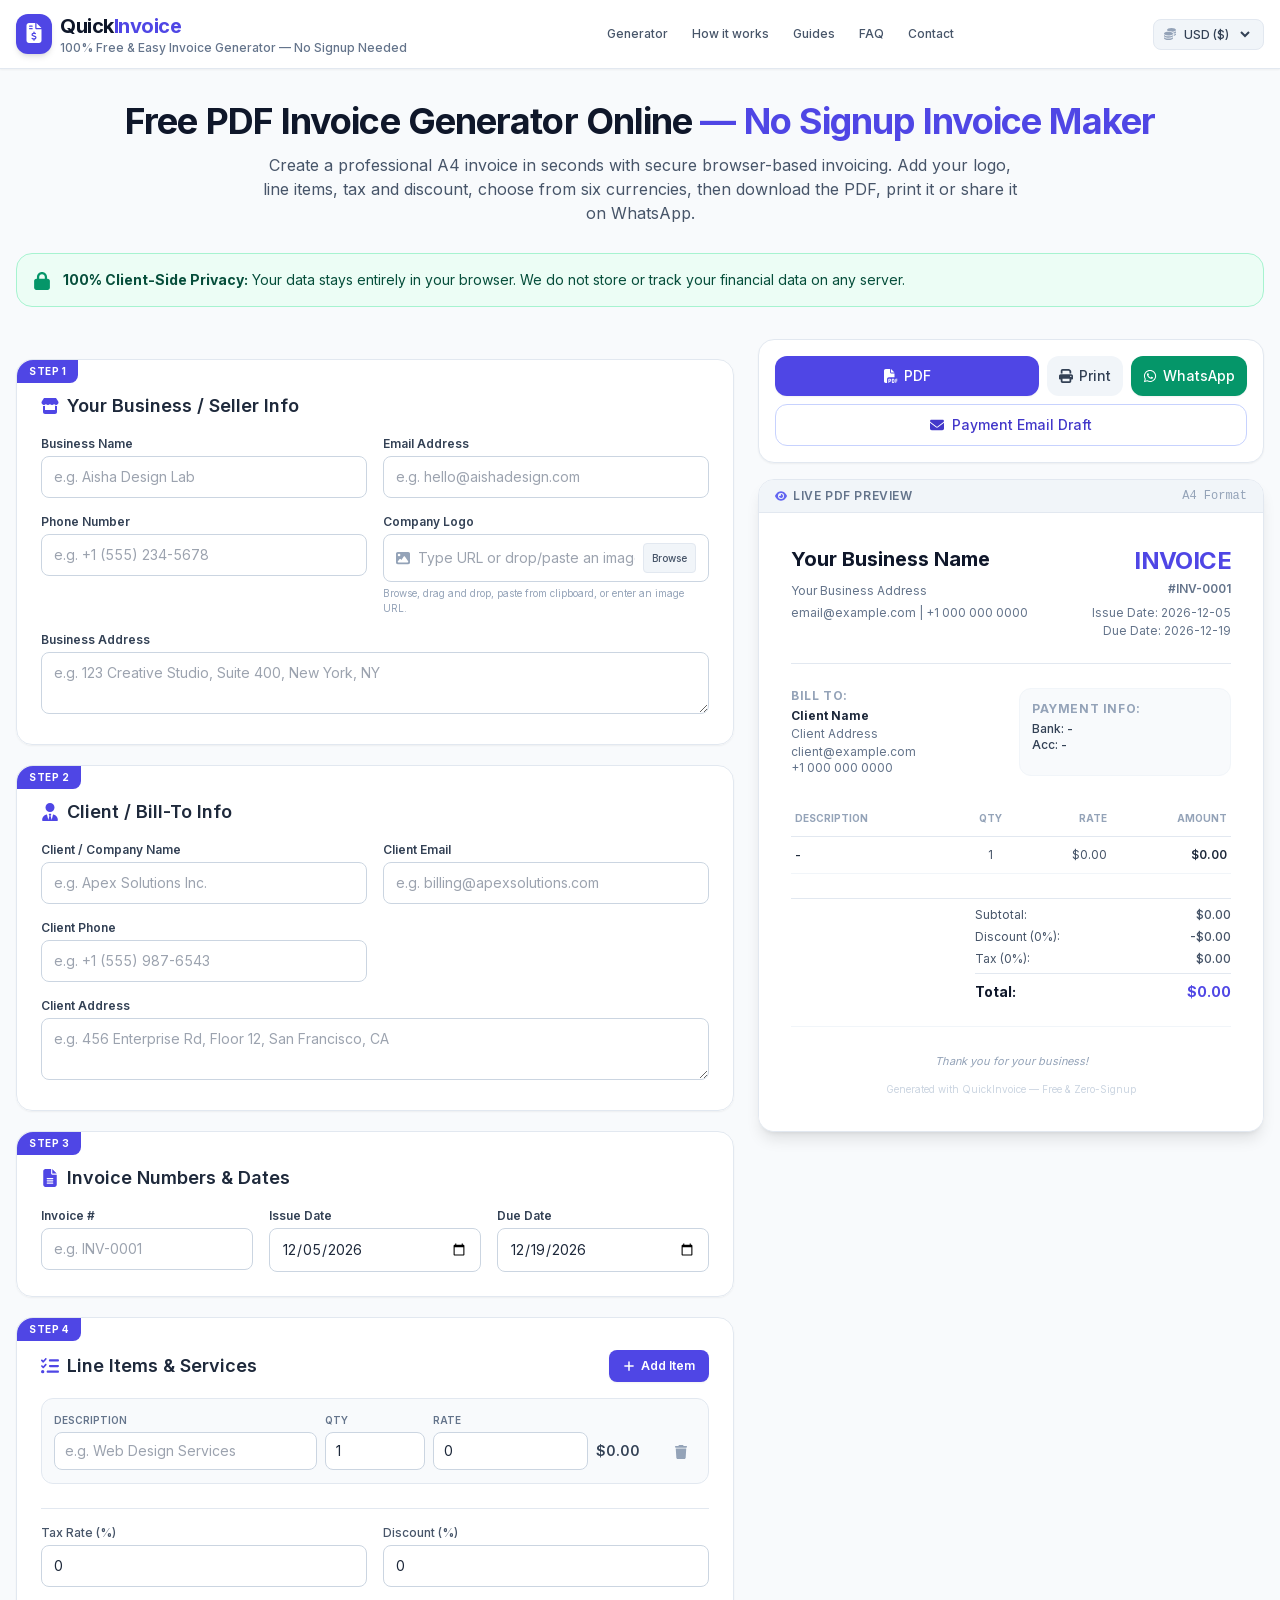
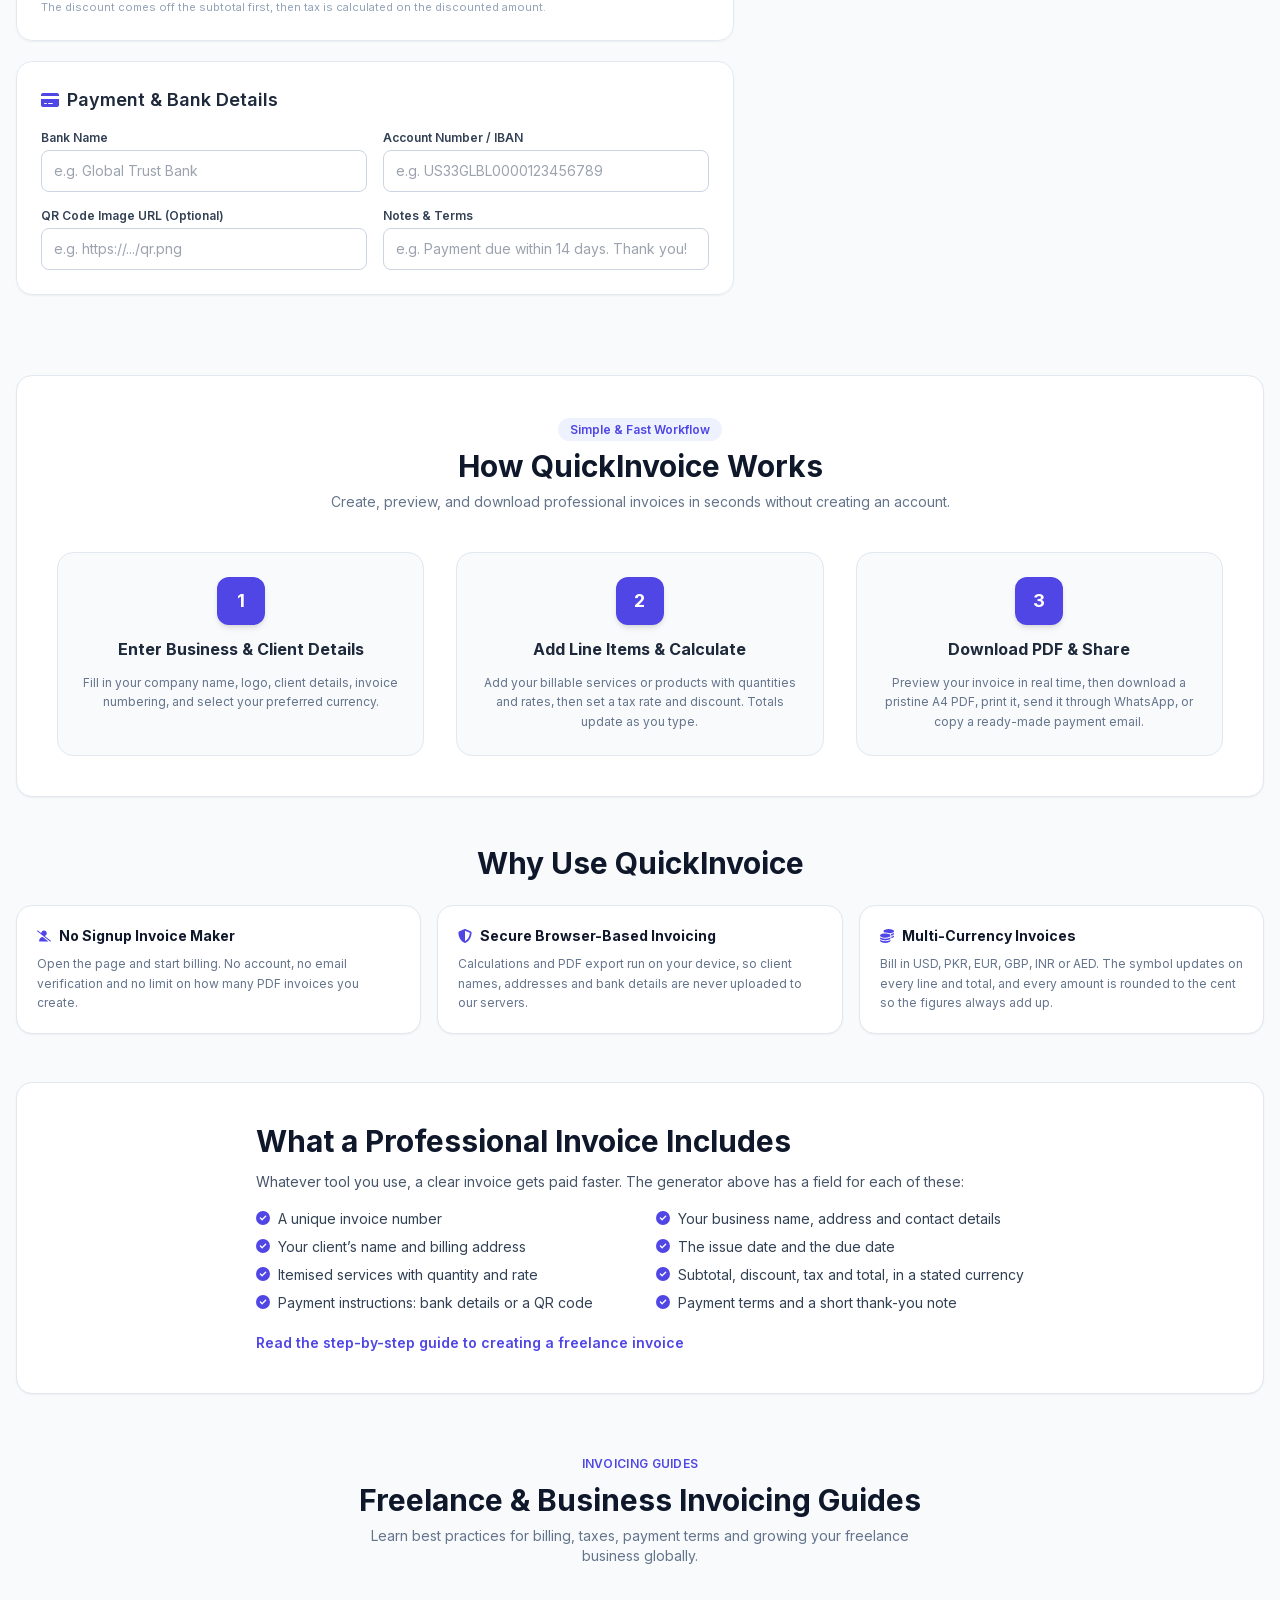
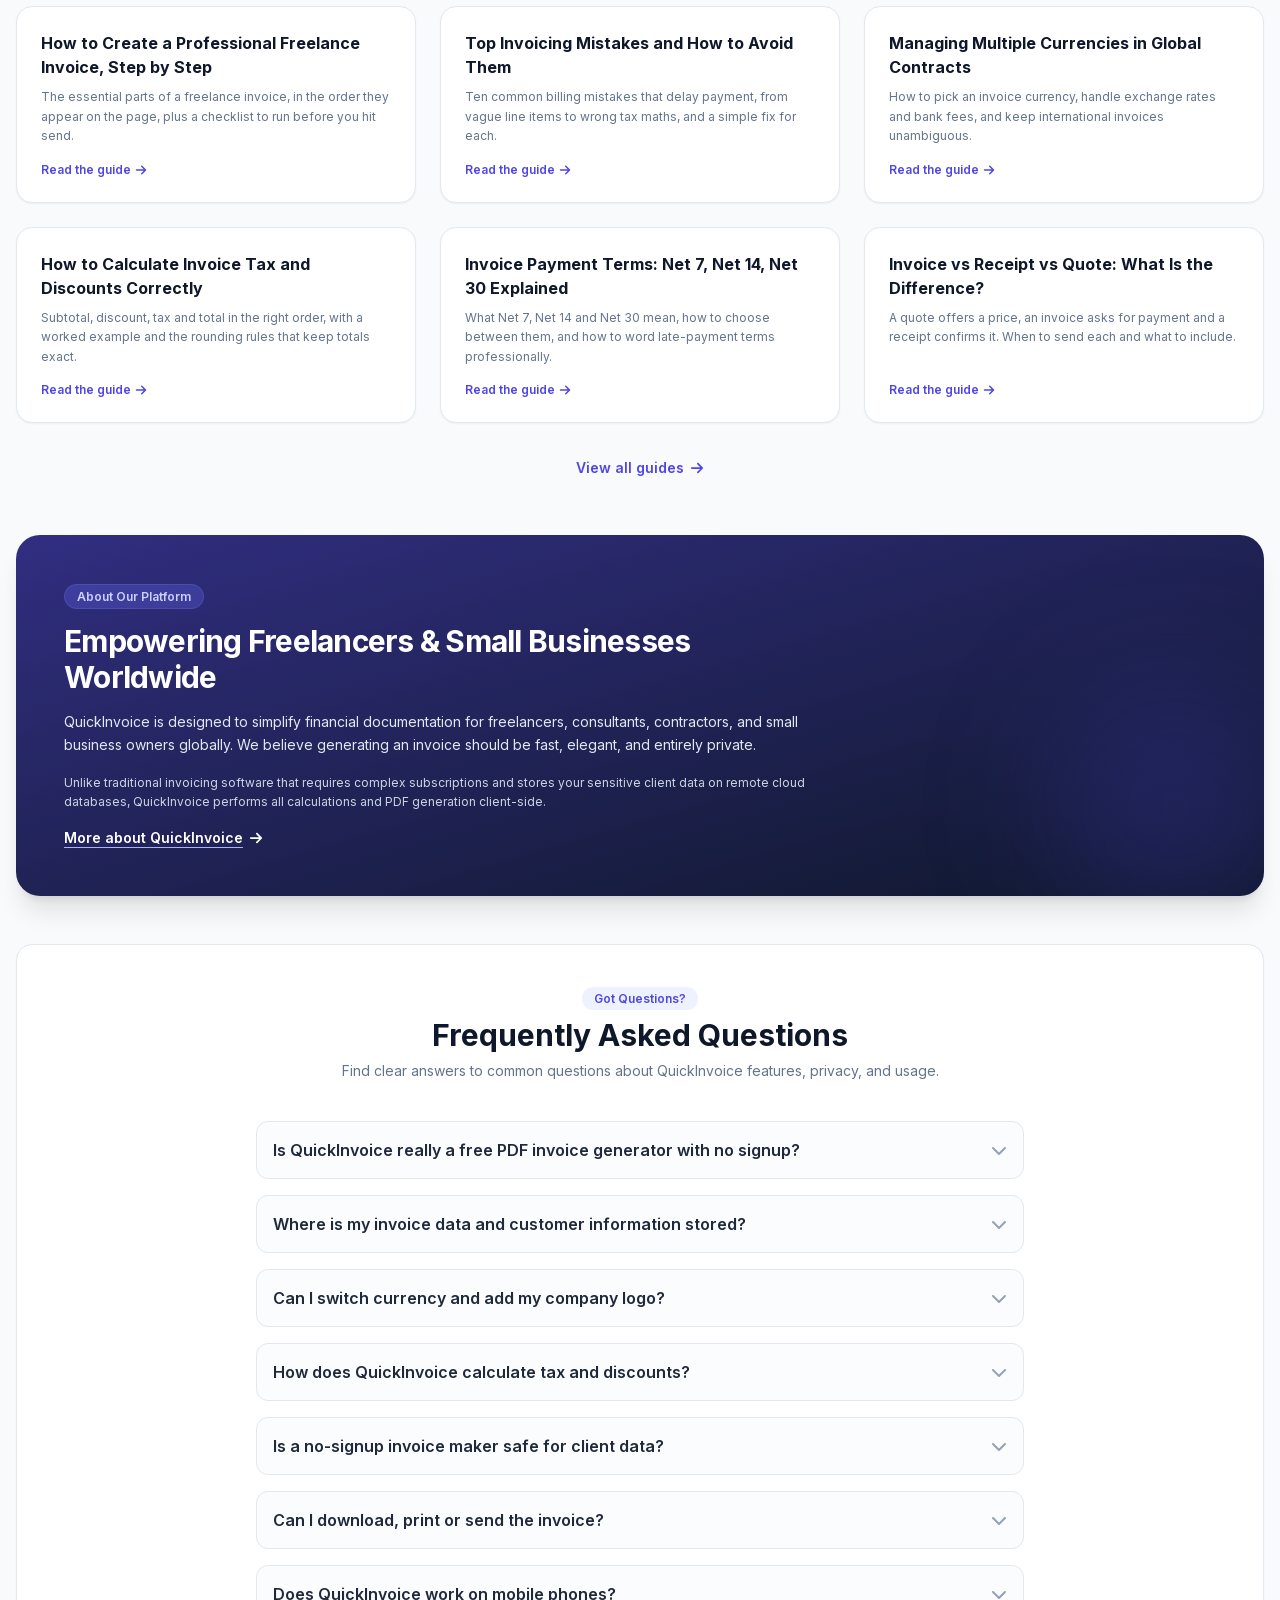
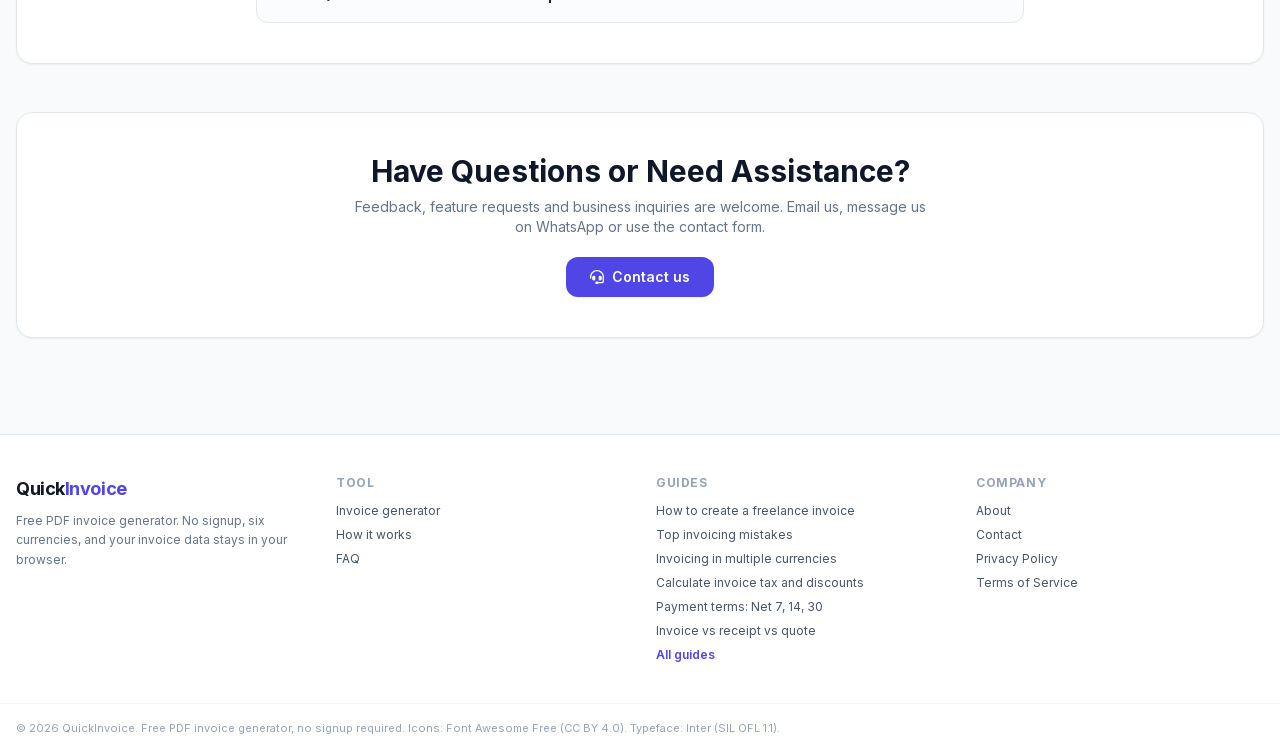
<file: index.html>
<!DOCTYPE html>
<html lang="en" class="scroll-smooth">
<head>
    <meta charset="utf-8">
    <meta name="viewport" content="width=device-width, initial-scale=1">
    <title>Free PDF Invoice Generator – No Signup | QuickInvoice</title>
    <meta name="description" content="Create a professional A4 PDF invoice free: no signup, six currencies, automatic tax and discount. Your invoice data stays in your browser.">
    <meta name="robots" content="index, follow, max-image-preview:large">
    <meta name="theme-color" content="#4f46e5">
    <link rel="canonical" href="https://getquickinvoicepdf.netlify.app/">
    <link rel="icon" href="/favicon.ico?v=2" sizes="any">
    <link rel="icon" type="image/png" sizes="32x32" href="/icons/favicon-32x32.png?v=2">
    <link rel="icon" type="image/png" sizes="192x192" href="/icons/icon-192.png?v=2">
    <link rel="apple-touch-icon" sizes="180x180" href="/apple-touch-icon.png?v=2">
    <meta property="og:type" content="website">
    <meta property="og:site_name" content="QuickInvoice">
    <meta property="og:locale" content="en_US">
    <meta property="og:title" content="Free PDF Invoice Generator – No Signup | QuickInvoice">
    <meta property="og:description" content="Create, preview and download professional A4 PDF invoices instantly. No signup, six currencies, and your invoice data stays in your browser.">
    <meta property="og:url" content="https://getquickinvoicepdf.netlify.app/">
    <meta property="og:image" content="https://getquickinvoicepdf.netlify.app/og-image.png">
    <meta property="og:image:width" content="1200">
    <meta property="og:image:height" content="630">
    <meta property="og:image:alt" content="QuickInvoice: free PDF invoice generator with a live A4 preview">
    <meta name="twitter:card" content="summary_large_image">
    <meta name="twitter:title" content="Free PDF Invoice Generator – No Signup | QuickInvoice">
    <meta name="twitter:description" content="Create, preview and download professional A4 PDF invoices instantly. No signup, six currencies, and your invoice data stays in your browser.">
    <meta name="twitter:image" content="https://getquickinvoicepdf.netlify.app/og-image.png">
    <meta name="twitter:image:alt" content="QuickInvoice: free PDF invoice generator with a live A4 preview">
    <script type="application/ld+json">
{
  "@context": "https://schema.org",
  "@graph": [
    {
      "@type": "WebSite",
      "@id": "https://getquickinvoicepdf.netlify.app/#website",
      "url": "https://getquickinvoicepdf.netlify.app/",
      "name": "QuickInvoice",
      "alternateName": "QuickInvoice PDF Invoice Generator",
      "inLanguage": "en"
    },
    {
      "@type": "WebApplication",
      "@id": "https://getquickinvoicepdf.netlify.app/#app",
      "name": "QuickInvoice",
      "alternateName": "QuickInvoice Free PDF Invoice Generator",
      "url": "https://getquickinvoicepdf.netlify.app/",
      "image": "https://getquickinvoicepdf.netlify.app/og-image.png",
      "applicationCategory": "BusinessApplication",
      "applicationSubCategory": "Invoicing",
      "operatingSystem": "Any (runs in a web browser)",
      "browserRequirements": "Requires JavaScript. Works in current versions of Chrome, Edge, Firefox and Safari.",
      "inLanguage": "en",
      "isAccessibleForFree": true,
      "offers": {
        "@type": "Offer",
        "price": "0",
        "priceCurrency": "USD",
        "availability": "https://schema.org/InStock"
      },
      "featureList": [
        "Free PDF invoice generator, no signup required",
        "Live A4 PDF preview",
        "Multi-currency: USD, PKR, EUR, GBP, INR, AED",
        "Discount applied before tax, with every amount rounded to the cent",
        "Company logo upload, paste or URL",
        "Download as PDF, print, or share a prefilled WhatsApp message",
        "Copyable payment email draft",
        "Client-side processing: invoice data stays in your browser"
      ],
      "description": "Free, no-signup, browser-based PDF invoice generator with multi-currency support, automatic discount and tax maths, and client-side privacy.",
      "isPartOf": {
        "@id": "https://getquickinvoicepdf.netlify.app/#website"
      },
      "publisher": {
        "@type": "Organization",
        "name": "QuickInvoice",
        "url": "https://getquickinvoicepdf.netlify.app/"
      }
    }
  ]
}
</script>
    <link rel="preload" href="assets/fonts/inter-latin-var.woff" as="font" type="font/woff" crossorigin>
    <link rel="stylesheet" href="assets/css/site.css">
</head>
<body class="bg-slate-50 text-slate-800 min-h-screen flex flex-col">
<!-- Icons: Font Awesome Free 6.4.0 by @fontawesome, https://fontawesome.com, licensed CC BY 4.0 (https://fontawesome.com/license/free) -->
<svg xmlns="http://www.w3.org/2000/svg" width="0" height="0" style="position:absolute" aria-hidden="true" focusable="false"><symbol id="i-trash" viewBox="0 0 448 512"><path d="M135.2 17.7L128 32H32C14.3 32 0 46.3 0 64S14.3 96 32 96H416c17.7 0 32-14.3 32-32s-14.3-32-32-32H320l-7.2-14.3C307.4 6.8 296.3 0 284.2 0H163.8c-12.1 0-23.2 6.8-28.6 17.7zM416 128H32L53.2 467c1.6 25.3 22.6 45 47.9 45H346.9c25.3 0 46.3-19.7 47.9-45L416 128z"/></symbol><symbol id="i-envelope" viewBox="0 0 512 512"><path d="M48 64C21.5 64 0 85.5 0 112c0 15.1 7.1 29.3 19.2 38.4L236.8 313.6c11.4 8.5 27 8.5 38.4 0L492.8 150.4c12.1-9.1 19.2-23.3 19.2-38.4c0-26.5-21.5-48-48-48H48zM0 176V384c0 35.3 28.7 64 64 64H448c35.3 0 64-28.7 64-64V176L294.4 339.2c-22.8 17.1-54 17.1-76.8 0L0 176z"/></symbol><symbol id="i-store" viewBox="0 0 576 512"><path d="M547.6 103.8L490.3 13.1C485.2 5 476.1 0 466.4 0H109.6C99.9 0 90.8 5 85.7 13.1L28.3 103.8c-29.6 46.8-3.4 111.9 51.9 119.4c4 .5 8.1 .8 12.1 .8c26.1 0 49.3-11.4 65.2-29c15.9 17.6 39.1 29 65.2 29c26.1 0 49.3-11.4 65.2-29c15.9 17.6 39.1 29 65.2 29c26.2 0 49.3-11.4 65.2-29c16 17.6 39.1 29 65.2 29c4.1 0 8.1-.3 12.1-.8c55.5-7.4 81.8-72.5 52.1-119.4zM499.7 254.9l-.1 0c-5.3 .7-10.7 1.1-16.2 1.1c-12.4 0-24.3-1.9-35.4-5.3V384H128V250.6c-11.2 3.5-23.2 5.4-35.6 5.4c-5.5 0-11-.4-16.3-1.1l-.1 0c-4.1-.6-8.1-1.3-12-2.3V384v64c0 35.3 28.7 64 64 64H448c35.3 0 64-28.7 64-64V384 252.6c-4 1-8 1.8-12.3 2.3z"/></symbol><symbol id="i-image" viewBox="0 0 512 512"><path d="M0 96C0 60.7 28.7 32 64 32H448c35.3 0 64 28.7 64 64V416c0 35.3-28.7 64-64 64H64c-35.3 0-64-28.7-64-64V96zM323.8 202.5c-4.5-6.6-11.9-10.5-19.8-10.5s-15.4 3.9-19.8 10.5l-87 127.6L170.7 297c-4.6-5.7-11.5-9-18.7-9s-14.2 3.3-18.7 9l-64 80c-5.8 7.2-6.9 17.1-2.9 25.4s12.4 13.6 21.6 13.6h96 32H424c8.9 0 17.1-4.9 21.2-12.8s3.6-17.4-1.4-24.7l-120-176zM112 192a48 48 0 1 0 0-96 48 48 0 1 0 0 96z"/></symbol><symbol id="i-user-tie" viewBox="0 0 448 512"><path d="M224 256A128 128 0 1 1 224 0a128 128 0 1 1 0 256zM209.1 359.2l-18.6-31c-6.4-10.7 1.3-24.2 13.7-24.2H224h19.7c12.4 0 20.1 13.6 13.7 24.2l-18.6 31 33.4 123.9 36-146.9c2-8.1 9.8-13.4 17.9-11.3c70.1 17.6 121.9 81 121.9 156.4c0 17-13.8 30.7-30.7 30.7H285.5c-2.1 0-4-.4-5.8-1.1l.3 1.1H168l.3-1.1c-1.8 .7-3.8 1.1-5.8 1.1H30.7C13.8 512 0 498.2 0 481.3c0-75.5 51.9-138.9 121.9-156.4c8.1-2 15.9 3.3 17.9 11.3l36 146.9 33.4-123.9z"/></symbol><symbol id="i-file-lines" viewBox="0 0 384 512"><path d="M64 0C28.7 0 0 28.7 0 64V448c0 35.3 28.7 64 64 64H320c35.3 0 64-28.7 64-64V160H256c-17.7 0-32-14.3-32-32V0H64zM256 0V128H384L256 0zM112 256H272c8.8 0 16 7.2 16 16s-7.2 16-16 16H112c-8.8 0-16-7.2-16-16s7.2-16 16-16zm0 64H272c8.8 0 16 7.2 16 16s-7.2 16-16 16H112c-8.8 0-16-7.2-16-16s7.2-16 16-16zm0 64H272c8.8 0 16 7.2 16 16s-7.2 16-16 16H112c-8.8 0-16-7.2-16-16s7.2-16 16-16z"/></symbol><symbol id="i-list-check" viewBox="0 0 512 512"><path d="M152.1 38.2c9.9 8.9 10.7 24 1.8 33.9l-72 80c-4.4 4.9-10.6 7.8-17.2 7.9s-12.9-2.4-17.6-7L7 113C-2.3 103.6-2.3 88.4 7 79s24.6-9.4 33.9 0l22.1 22.1 55.1-61.2c8.9-9.9 24-10.7 33.9-1.8zm0 160c9.9 8.9 10.7 24 1.8 33.9l-72 80c-4.4 4.9-10.6 7.8-17.2 7.9s-12.9-2.4-17.6-7L7 273c-9.4-9.4-9.4-24.6 0-33.9s24.6-9.4 33.9 0l22.1 22.1 55.1-61.2c8.9-9.9 24-10.7 33.9-1.8zM224 96c0-17.7 14.3-32 32-32H480c17.7 0 32 14.3 32 32s-14.3 32-32 32H256c-17.7 0-32-14.3-32-32zm0 160c0-17.7 14.3-32 32-32H480c17.7 0 32 14.3 32 32s-14.3 32-32 32H256c-17.7 0-32-14.3-32-32zM160 416c0-17.7 14.3-32 32-32H480c17.7 0 32 14.3 32 32s-14.3 32-32 32H192c-17.7 0-32-14.3-32-32zM48 368a48 48 0 1 1 0 96 48 48 0 1 1 0-96z"/></symbol><symbol id="i-plus" viewBox="0 0 448 512"><path d="M256 80c0-17.7-14.3-32-32-32s-32 14.3-32 32V224H48c-17.7 0-32 14.3-32 32s14.3 32 32 32H192V432c0 17.7 14.3 32 32 32s32-14.3 32-32V288H400c17.7 0 32-14.3 32-32s-14.3-32-32-32H256V80z"/></symbol><symbol id="i-credit-card" viewBox="0 0 576 512"><path d="M64 32C28.7 32 0 60.7 0 96v32H576V96c0-35.3-28.7-64-64-64H64zM576 224H0V416c0 35.3 28.7 64 64 64H512c35.3 0 64-28.7 64-64V224zM112 352h64c8.8 0 16 7.2 16 16s-7.2 16-16 16H112c-8.8 0-16-7.2-16-16s7.2-16 16-16zm112 16c0-8.8 7.2-16 16-16H368c8.8 0 16 7.2 16 16s-7.2 16-16 16H240c-8.8 0-16-7.2-16-16z"/></symbol><symbol id="i-file-pdf" viewBox="0 0 512 512"><path d="M0 64C0 28.7 28.7 0 64 0H224V128c0 17.7 14.3 32 32 32H384V304H176c-35.3 0-64 28.7-64 64V512H64c-35.3 0-64-28.7-64-64V64zm384 64H256V0L384 128zM176 352h32c30.9 0 56 25.1 56 56s-25.1 56-56 56H192v32c0 8.8-7.2 16-16 16s-16-7.2-16-16V448 368c0-8.8 7.2-16 16-16zm32 80c13.3 0 24-10.7 24-24s-10.7-24-24-24H192v48h16zm96-80h32c26.5 0 48 21.5 48 48v64c0 26.5-21.5 48-48 48H304c-8.8 0-16-7.2-16-16V368c0-8.8 7.2-16 16-16zm32 128c8.8 0 16-7.2 16-16V400c0-8.8-7.2-16-16-16H320v96h16zm80-112c0-8.8 7.2-16 16-16h48c8.8 0 16 7.2 16 16s-7.2 16-16 16H448v32h32c8.8 0 16 7.2 16 16s-7.2 16-16 16H448v48c0 8.8-7.2 16-16 16s-16-7.2-16-16V432 368z"/></symbol><symbol id="i-print" viewBox="0 0 512 512"><path d="M128 0C92.7 0 64 28.7 64 64v96h64V64H354.7L384 93.3V160h64V93.3c0-17-6.7-33.3-18.7-45.3L400 18.7C388 6.7 371.7 0 354.7 0H128zM384 352v32 64H128V384 368 352H384zm64 32h32c17.7 0 32-14.3 32-32V256c0-35.3-28.7-64-64-64H64c-35.3 0-64 28.7-64 64v96c0 17.7 14.3 32 32 32H64v64c0 35.3 28.7 64 64 64H384c35.3 0 64-28.7 64-64V384zM432 248a24 24 0 1 1 0 48 24 24 0 1 1 0-48z"/></symbol><symbol id="i-whatsapp" viewBox="0 0 448 512"><path d="M380.9 97.1C339 55.1 283.2 32 223.9 32c-122.4 0-222 99.6-222 222 0 39.1 10.2 77.3 29.6 111L0 480l117.7-30.9c32.4 17.7 68.9 27 106.1 27h.1c122.3 0 224.1-99.6 224.1-222 0-59.3-25.2-115-67.1-157zm-157 341.6c-33.2 0-65.7-8.9-94-25.7l-6.7-4-69.8 18.3L72 359.2l-4.4-7c-18.5-29.4-28.2-63.3-28.2-98.2 0-101.7 82.8-184.5 184.6-184.5 49.3 0 95.6 19.2 130.4 54.1 34.8 34.9 56.2 81.2 56.1 130.5 0 101.8-84.9 184.6-186.6 184.6zm101.2-138.2c-5.5-2.8-32.8-16.2-37.9-18-5.1-1.9-8.8-2.8-12.5 2.8-3.7 5.6-14.3 18-17.6 21.8-3.2 3.7-6.5 4.2-12 1.4-32.6-16.3-54-29.1-75.5-66-5.7-9.8 5.7-9.1 16.3-30.3 1.8-3.7.9-6.9-.5-9.7-1.4-2.8-12.5-30.1-17.1-41.2-4.5-10.8-9.1-9.3-12.5-9.5-3.2-.2-6.9-.2-10.6-.2-3.7 0-9.7 1.4-14.8 6.9-5.1 5.6-19.4 19-19.4 46.3 0 27.3 19.9 53.7 22.6 57.4 2.8 3.7 39.1 59.7 94.8 83.8 35.2 15.2 49 16.5 66.6 13.9 10.7-1.6 32.8-13.4 37.4-26.4 4.6-13 4.6-24.1 3.2-26.4-1.3-2.5-5-3.9-10.5-6.6z"/></symbol><symbol id="i-eye" viewBox="0 0 576 512"><path d="M288 32c-80.8 0-145.5 36.8-192.6 80.6C48.6 156 17.3 208 2.5 243.7c-3.3 7.9-3.3 16.7 0 24.6C17.3 304 48.6 356 95.4 399.4C142.5 443.2 207.2 480 288 480s145.5-36.8 192.6-80.6c46.8-43.5 78.1-95.4 93-131.1c3.3-7.9 3.3-16.7 0-24.6c-14.9-35.7-46.2-87.7-93-131.1C433.5 68.8 368.8 32 288 32zM144 256a144 144 0 1 1 288 0 144 144 0 1 1 -288 0zm144-64c0 35.3-28.7 64-64 64c-7.1 0-13.9-1.2-20.3-3.3c-5.5-1.8-11.9 1.6-11.7 7.4c.3 6.9 1.3 13.8 3.2 20.7c13.7 51.2 66.4 81.6 117.6 67.9s81.6-66.4 67.9-117.6c-11.1-41.5-47.8-69.4-88.6-71.1c-5.8-.2-9.2 6.1-7.4 11.7c2.1 6.4 3.3 13.2 3.3 20.3z"/></symbol><symbol id="i-circle-check" viewBox="0 0 512 512"><path d="M256 512A256 256 0 1 0 256 0a256 256 0 1 0 0 512zM369 209L241 337c-9.4 9.4-24.6 9.4-33.9 0l-64-64c-9.4-9.4-9.4-24.6 0-33.9s24.6-9.4 33.9 0l47 47L335 175c9.4-9.4 24.6-9.4 33.9 0s9.4 24.6 0 33.9z"/></symbol><symbol id="i-file-invoice-dollar" viewBox="0 0 384 512"><path d="M64 0C28.7 0 0 28.7 0 64V448c0 35.3 28.7 64 64 64H320c35.3 0 64-28.7 64-64V160H256c-17.7 0-32-14.3-32-32V0H64zM256 0V128H384L256 0zM64 80c0-8.8 7.2-16 16-16h64c8.8 0 16 7.2 16 16s-7.2 16-16 16H80c-8.8 0-16-7.2-16-16zm0 64c0-8.8 7.2-16 16-16h64c8.8 0 16 7.2 16 16s-7.2 16-16 16H80c-8.8 0-16-7.2-16-16zm128 72c8.8 0 16 7.2 16 16v17.3c8.5 1.2 16.7 3.1 24.1 5.1c8.5 2.3 13.6 11 11.3 19.6s-11 13.6-19.6 11.3c-11.1-3-22-5.2-32.1-5.3c-8.4-.1-17.4 1.8-23.6 5.5c-5.7 3.4-8.1 7.3-8.1 12.8c0 3.7 1.3 6.5 7.3 10.1c6.9 4.1 16.6 7.1 29.2 10.9l.5 .1 0 0 0 0c11.3 3.4 25.3 7.6 36.3 14.6c12.1 7.6 22.4 19.7 22.7 38.2c.3 19.3-9.6 33.3-22.9 41.6c-7.7 4.8-16.4 7.6-25.1 9.1V440c0 8.8-7.2 16-16 16s-16-7.2-16-16V422.2c-11.2-2.1-21.7-5.7-30.9-8.9l0 0c-2.1-.7-4.2-1.4-6.2-2.1c-8.4-2.8-12.9-11.9-10.1-20.2s11.9-12.9 20.2-10.1c2.5 .8 4.8 1.6 7.1 2.4l0 0 0 0 0 0c13.6 4.6 24.6 8.4 36.3 8.7c9.1 .3 17.9-1.7 23.7-5.3c5.1-3.2 7.9-7.3 7.8-14c-.1-4.6-1.8-7.8-7.7-11.6c-6.8-4.3-16.5-7.4-29-11.2l-1.6-.5 0 0c-11-3.3-24.3-7.3-34.8-13.7c-12-7.2-22.6-18.9-22.7-37.3c-.1-19.4 10.8-32.8 23.8-40.5c7.5-4.4 15.8-7.2 24.1-8.7V232c0-8.8 7.2-16 16-16z"/></symbol><symbol id="i-coins" viewBox="0 0 512 512"><path d="M512 80c0 18-14.3 34.6-38.4 48c-29.1 16.1-72.5 27.5-122.3 30.9c-3.7-1.8-7.4-3.5-11.3-5C300.6 137.4 248.2 128 192 128c-8.3 0-16.4 .2-24.5 .6l-1.1-.6C142.3 114.6 128 98 128 80c0-44.2 86-80 192-80S512 35.8 512 80zM160.7 161.1c10.2-.7 20.7-1.1 31.3-1.1c62.2 0 117.4 12.3 152.5 31.4C369.3 204.9 384 221.7 384 240c0 4-.7 7.9-2.1 11.7c-4.6 13.2-17 25.3-35 35.5c0 0 0 0 0 0c-.1 .1-.3 .1-.4 .2l0 0 0 0c-.3 .2-.6 .3-.9 .5c-35 19.4-90.8 32-153.6 32c-59.6 0-112.9-11.3-148.2-29.1c-1.9-.9-3.7-1.9-5.5-2.9C14.3 274.6 0 258 0 240c0-34.8 53.4-64.5 128-75.4c10.5-1.5 21.4-2.7 32.7-3.5zM416 240c0-21.9-10.6-39.9-24.1-53.4c28.3-4.4 54.2-11.4 76.2-20.5c16.3-6.8 31.5-15.2 43.9-25.5V176c0 19.3-16.5 37.1-43.8 50.9c-14.6 7.4-32.4 13.7-52.4 18.5c.1-1.8 .2-3.5 .2-5.3zm-32 96c0 18-14.3 34.6-38.4 48c-1.8 1-3.6 1.9-5.5 2.9C304.9 404.7 251.6 416 192 416c-62.8 0-118.6-12.6-153.6-32C14.3 370.6 0 354 0 336V300.6c12.5 10.3 27.6 18.7 43.9 25.5C83.4 342.6 135.8 352 192 352s108.6-9.4 148.1-25.9c7.8-3.2 15.3-6.9 22.4-10.9c6.1-3.4 11.8-7.2 17.2-11.2c1.5-1.1 2.9-2.3 4.3-3.4V304v5.7V336zm32 0V304 278.1c19-4.2 36.5-9.5 52.1-16c16.3-6.8 31.5-15.2 43.9-25.5V272c0 10.5-5 21-14.9 30.9c-16.3 16.3-45 29.7-81.3 38.4c.1-1.7 .2-3.5 .2-5.3zM192 448c56.2 0 108.6-9.4 148.1-25.9c16.3-6.8 31.5-15.2 43.9-25.5V432c0 44.2-86 80-192 80S0 476.2 0 432V396.6c12.5 10.3 27.6 18.7 43.9 25.5C83.4 438.6 135.8 448 192 448z"/></symbol><symbol id="i-pen-to-square" viewBox="0 0 512 512"><path d="M471.6 21.7c-21.9-21.9-57.3-21.9-79.2 0L362.3 51.7l97.9 97.9 30.1-30.1c21.9-21.9 21.9-57.3 0-79.2L471.6 21.7zm-299.2 220c-6.1 6.1-10.8 13.6-13.5 21.9l-29.6 88.8c-2.9 8.6-.6 18.1 5.8 24.6s15.9 8.7 24.6 5.8l88.8-29.6c8.2-2.7 15.7-7.4 21.9-13.5L437.7 172.3 339.7 74.3 172.4 241.7zM96 64C43 64 0 107 0 160V416c0 53 43 96 96 96H352c53 0 96-43 96-96V320c0-17.7-14.3-32-32-32s-32 14.3-32 32v96c0 17.7-14.3 32-32 32H96c-17.7 0-32-14.3-32-32V160c0-17.7 14.3-32 32-32h96c17.7 0 32-14.3 32-32s-14.3-32-32-32H96z"/></symbol><symbol id="i-lock" viewBox="0 0 448 512"><path d="M144 144v48H304V144c0-44.2-35.8-80-80-80s-80 35.8-80 80zM80 192V144C80 64.5 144.5 0 224 0s144 64.5 144 144v48h16c35.3 0 64 28.7 64 64V448c0 35.3-28.7 64-64 64H64c-35.3 0-64-28.7-64-64V256c0-35.3 28.7-64 64-64H80z"/></symbol><symbol id="i-user-slash" viewBox="0 0 640 512"><path d="M38.8 5.1C28.4-3.1 13.3-1.2 5.1 9.2S-1.2 34.7 9.2 42.9l592 464c10.4 8.2 25.5 6.3 33.7-4.1s6.3-25.5-4.1-33.7L353.3 251.6C407.9 237 448 187.2 448 128C448 57.3 390.7 0 320 0C250.2 0 193.5 55.8 192 125.2L38.8 5.1zM264.3 304.3C170.5 309.4 96 387.2 96 482.3c0 16.4 13.3 29.7 29.7 29.7H514.3c3.9 0 7.6-.7 11-2.1l-261-205.6z"/></symbol><symbol id="i-shield-halved" viewBox="0 0 512 512"><path d="M256 0c4.6 0 9.2 1 13.4 2.9L457.7 82.8c22 9.3 38.4 31 38.3 57.2c-.5 99.2-41.3 280.7-213.6 363.2c-16.7 8-36.1 8-52.8 0C57.3 420.7 16.5 239.2 16 140c-.1-26.2 16.3-47.9 38.3-57.2L242.7 2.9C246.8 1 251.4 0 256 0zm0 66.8V444.8C394 378 431.1 230.1 432 141.4L256 66.8l0 0z"/></symbol><symbol id="i-arrow-right" viewBox="0 0 448 512"><path d="M438.6 278.6c12.5-12.5 12.5-32.8 0-45.3l-160-160c-12.5-12.5-32.8-12.5-45.3 0s-12.5 32.8 0 45.3L338.8 224 32 224c-17.7 0-32 14.3-32 32s14.3 32 32 32l306.7 0L233.4 393.4c-12.5 12.5-12.5 32.8 0 45.3s32.8 12.5 45.3 0l160-160z"/></symbol><symbol id="i-chevron-down" viewBox="0 0 512 512"><path d="M233.4 406.6c12.5 12.5 32.8 12.5 45.3 0l192-192c12.5-12.5 12.5-32.8 0-45.3s-32.8-12.5-45.3 0L256 338.7 86.6 169.4c-12.5-12.5-32.8-12.5-45.3 0s-12.5 32.8 0 45.3l192 192z"/></symbol><symbol id="i-headset" viewBox="0 0 512 512"><path d="M256 48C141.1 48 48 141.1 48 256v40c0 13.3-10.7 24-24 24s-24-10.7-24-24V256C0 114.6 114.6 0 256 0S512 114.6 512 256V400.1c0 48.6-39.4 88-88.1 88L313.6 488c-8.3 14.3-23.8 24-41.6 24H240c-26.5 0-48-21.5-48-48s21.5-48 48-48h32c17.8 0 33.3 9.7 41.6 24l110.4 .1c22.1 0 40-17.9 40-40V256c0-114.9-93.1-208-208-208zM144 208h16c17.7 0 32 14.3 32 32V352c0 17.7-14.3 32-32 32H144c-35.3 0-64-28.7-64-64V272c0-35.3 28.7-64 64-64zm224 0c35.3 0 64 28.7 64 64v48c0 35.3-28.7 64-64 64H352c-17.7 0-32-14.3-32-32V240c0-17.7 14.3-32 32-32h16z"/></symbol><symbol id="i-xmark" viewBox="0 0 384 512"><path d="M342.6 150.6c12.5-12.5 12.5-32.8 0-45.3s-32.8-12.5-45.3 0L192 210.7 86.6 105.4c-12.5-12.5-32.8-12.5-45.3 0s-12.5 32.8 0 45.3L146.7 256 41.4 361.4c-12.5 12.5-12.5 32.8 0 45.3s32.8 12.5 45.3 0L192 301.3 297.4 406.6c12.5 12.5 32.8 12.5 45.3 0s12.5-32.8 0-45.3L237.3 256 342.6 150.6z"/></symbol><symbol id="i-copy" viewBox="0 0 512 512"><path d="M272 0H396.1c12.7 0 24.9 5.1 33.9 14.1l67.9 67.9c9 9 14.1 21.2 14.1 33.9V336c0 26.5-21.5 48-48 48H272c-26.5 0-48-21.5-48-48V48c0-26.5 21.5-48 48-48zM48 128H192v64H64V448H256V416h64v48c0 26.5-21.5 48-48 48H48c-26.5 0-48-21.5-48-48V176c0-26.5 21.5-48 48-48z"/></symbol></svg>
    <a href="#main" class="skip-link no-print">Skip to main content</a>


    <header class="w-full bg-white border-b border-slate-200 sticky top-0 z-40 shadow-sm no-print">
        <div class="max-w-7xl mx-auto px-4 py-3 flex flex-wrap items-center justify-between gap-3">
            <div class="flex items-center gap-2">
                <div class="bg-indigo-600 text-white p-2 rounded-xl shadow-md" aria-hidden="true">
                    <svg class="i text-lg sm:text-xl" aria-hidden="true" focusable="false"><use href="#i-file-invoice-dollar"/></svg>
                </div>
                <div>
                    <p class="text-base sm:text-xl font-bold tracking-tight text-slate-900">Quick<span class="text-indigo-600">Invoice</span></p>
                    <p class="text-[10px] sm:text-xs text-slate-500 font-medium">100% Free &amp; Easy Invoice Generator &mdash; No Signup Needed</p>
                </div>
            </div>

            <nav class="hidden md:flex space-x-6 text-slate-600 font-medium text-xs" aria-label="Primary">
                <a href="#generator" class="hover:text-indigo-600 transition">Generator</a>
                <a href="#how-it-works" class="hover:text-indigo-600 transition">How it works</a>
                <a href="/guides/" class="hover:text-indigo-600 transition">Guides</a>
                <a href="#faq" class="hover:text-indigo-600 transition">FAQ</a>
                <a href="/contact/" class="hover:text-indigo-600 transition">Contact</a>
            </nav>

            <div class="flex items-center gap-2">
                <div class="flex items-center gap-1 bg-slate-100 px-2.5 py-1.5 rounded-lg border border-slate-200">
                    <svg class="i text-slate-400 text-xs" aria-hidden="true" focusable="false"><use href="#i-coins"/></svg>
                    <label for="currencySelect" class="sr-only">Currency</label>
                    <select id="currencySelect" name="currency" class="bg-transparent text-xs font-medium text-slate-700 cursor-pointer">
                        <option value="USD" data-symbol="$">USD ($)</option>
                        <option value="PKR" data-symbol="Rs.">PKR (Rs.)</option>
                        <option value="EUR" data-symbol="&euro;">EUR (&euro;)</option>
                        <option value="GBP" data-symbol="&pound;">GBP (&pound;)</option>
                        <option value="INR" data-symbol="&#8377;">INR (&#8377;)</option>
                        <option value="AED" data-symbol="AED ">AED (&#1583;.&#1573;)</option>
                    </select>
                </div>
            </div>
        </div>

        <div class="lg:hidden flex border-t border-slate-200 bg-white no-print" role="tablist" aria-label="Invoice editor views">
            <button type="button" role="tab" id="tabEditBtn" aria-controls="formSection" aria-selected="true" class="flex-1 py-3 text-xs font-bold text-indigo-600 border-b-2 border-indigo-600 bg-indigo-50/50 flex items-center justify-center gap-2 transition">
                <svg class="i" aria-hidden="true" focusable="false"><use href="#i-pen-to-square"/></svg> <span>1. Edit Form</span>
            </button>
            <button type="button" role="tab" id="tabPreviewBtn" aria-controls="previewSection" aria-selected="false" class="flex-1 py-3 text-xs font-bold text-slate-500 border-b-2 border-transparent flex items-center justify-center gap-2 transition">
                <svg class="i" aria-hidden="true" focusable="false"><use href="#i-eye"/></svg> <span>2. Live PDF Preview</span>
            </button>
        </div>
    </header>

    <main id="main" class="flex-grow w-full">
        <!-- Hero / H1 -->
        <section class="max-w-7xl mx-auto px-4 pt-8 pb-2 text-center no-print" aria-labelledby="page-title">
            <h1 id="page-title" class="text-2xl sm:text-4xl font-extrabold tracking-tight text-slate-900">Free PDF Invoice Generator Online <span class="text-indigo-600">&mdash; No Signup Invoice Maker</span></h1>
            <p class="mt-3 text-sm sm:text-base text-slate-600 max-w-3xl mx-auto leading-relaxed">
                Create a professional A4 invoice in seconds with secure browser-based invoicing. Add your logo, line items, tax and discount, choose from six currencies, then download the PDF, print it or share it on WhatsApp.
            </p>
        </section>

        <!-- Trust banner -->
        <div class="max-w-7xl mx-auto px-3 sm:px-4 mt-5 no-print">
            <aside class="flex items-start gap-3 bg-emerald-50 border border-emerald-200 text-emerald-900 rounded-2xl p-4" role="note" aria-label="Privacy notice">
                <svg class="i text-emerald-600 text-lg mt-0.5" aria-hidden="true" focusable="false"><use href="#i-lock"/></svg>
                <p class="text-xs sm:text-sm leading-relaxed">
                    <strong>100% Client-Side Privacy:</strong> Your data stays entirely in your browser. We do not store or track your financial data on any server.
                </p>
            </aside>
        </div>

        <noscript>
            <div class="max-w-7xl mx-auto px-3 sm:px-4 mt-5">
                <p class="p-4 bg-amber-50 border border-amber-200 text-amber-900 rounded-2xl text-sm">QuickInvoice needs JavaScript to calculate totals and create your PDF. Please enable JavaScript in your browser and reload the page.</p>
            </div>
        </noscript>

        <div id="generator" class="max-w-7xl mx-auto px-3 sm:px-4 py-4 sm:py-8 w-full grid grid-cols-1 lg:grid-cols-12 gap-6">

            <!-- Left Column: Input Form -->
            <section id="formSection" class="lg:col-span-7 space-y-5 no-print" aria-label="Invoice form" role="tabpanel" aria-labelledby="tabEditBtn">
                <h2 class="sr-only">Invoice details form</h2>

                <fieldset class="bg-white rounded-2xl shadow-sm border border-slate-200 p-4 sm:p-6 relative overflow-hidden">
                    <div class="absolute top-0 left-0 bg-indigo-600 text-white text-[10px] font-bold px-3 py-1 rounded-br-lg uppercase tracking-wider" aria-hidden="true">Step 1</div>
                    <legend class="sr-only">Step 1: Seller information</legend>
                    <h3 class="text-base sm:text-lg font-semibold text-slate-800 flex items-center gap-2 mb-4 mt-2">
                        <svg class="i text-indigo-600" aria-hidden="true" focusable="false"><use href="#i-store"/></svg> <span>Your Business / Seller Info</span>
                    </h3>
                    <div class="grid grid-cols-1 sm:grid-cols-2 gap-4">
                        <div>
                            <label for="sellerName" class="block text-xs font-semibold text-slate-700 mb-1">Business Name</label>
                            <input type="text" id="sellerName" name="sellerName" autocomplete="organization" placeholder="e.g. Aisha Design Lab" class="w-full px-3 py-2.5 border border-slate-300 rounded-lg text-sm focus:ring-2 focus:ring-indigo-500 focus:outline-none">
                        </div>
                        <div>
                            <label for="sellerEmail" class="block text-xs font-semibold text-slate-700 mb-1">Email Address</label>
                            <input type="email" id="sellerEmail" name="sellerEmail" autocomplete="email" placeholder="e.g. hello@aishadesign.com" class="w-full px-3 py-2.5 border border-slate-300 rounded-lg text-sm focus:ring-2 focus:ring-indigo-500 focus:outline-none">
                        </div>
                        <div>
                            <label for="sellerPhone" class="block text-xs font-semibold text-slate-700 mb-1">Phone Number</label>
                            <input type="tel" id="sellerPhone" name="sellerPhone" autocomplete="tel" placeholder="e.g. +1 (555) 234-5678" class="w-full px-3 py-2.5 border border-slate-300 rounded-lg text-sm focus:ring-2 focus:ring-indigo-500 focus:outline-none">
                        </div>
                        <div>
                            <label for="sellerLogoUrl" class="block text-xs font-semibold text-slate-700 mb-1">Company Logo</label>
                            <div id="universalLogoBox" class="w-full px-3 py-2 bg-white border border-slate-300 rounded-lg text-sm focus-within:ring-2 focus-within:ring-indigo-500 focus-within:border-indigo-500 flex items-center justify-between gap-2 relative hover:border-slate-400 transition">
                                <div class="flex items-center gap-2 overflow-hidden flex-grow">
                                    <svg class="i text-slate-400 text-sm flex-shrink-0" aria-hidden="true" focusable="false"><use href="#i-image"/></svg>
                                    <input type="text" id="sellerLogoUrl" name="sellerLogoUrl" placeholder="Type URL or drop/paste an image..." aria-describedby="logoHelp" class="w-full bg-transparent text-sm text-slate-700 focus:outline-none">
                                </div>
                                <label for="sellerLogoFile" class="text-[10px] bg-slate-100 text-slate-600 px-2 py-1 rounded font-medium flex-shrink-0 border border-slate-200 cursor-pointer hover:bg-slate-200">Browse</label>
                                <input type="file" id="sellerLogoFile" name="sellerLogoFile" accept="image/*" class="sr-only">
                            </div>
                            <p id="logoHelp" class="text-[10px] text-slate-400 mt-1">Browse, drag and drop, paste from clipboard, or enter an image URL.</p>
                        </div>
                        <div class="sm:col-span-2">
                            <label for="sellerAddress" class="block text-xs font-semibold text-slate-700 mb-1">Business Address</label>
                            <textarea id="sellerAddress" name="sellerAddress" rows="2" autocomplete="street-address" placeholder="e.g. 123 Creative Studio, Suite 400, New York, NY" class="w-full px-3 py-2.5 border border-slate-300 rounded-lg text-sm focus:ring-2 focus:ring-indigo-500 focus:outline-none"></textarea>
                        </div>
                    </div>
                </fieldset>

                <fieldset class="bg-white rounded-2xl shadow-sm border border-slate-200 p-4 sm:p-6 relative overflow-hidden">
                    <div class="absolute top-0 left-0 bg-indigo-600 text-white text-[10px] font-bold px-3 py-1 rounded-br-lg uppercase tracking-wider" aria-hidden="true">Step 2</div>
                    <legend class="sr-only">Step 2: Client information</legend>
                    <h3 class="text-base sm:text-lg font-semibold text-slate-800 flex items-center gap-2 mb-4 mt-2">
                        <svg class="i text-indigo-600" aria-hidden="true" focusable="false"><use href="#i-user-tie"/></svg> <span>Client / Bill-To Info</span>
                    </h3>
                    <div class="grid grid-cols-1 sm:grid-cols-2 gap-4">
                        <div>
                            <label for="clientName" class="block text-xs font-semibold text-slate-700 mb-1">Client / Company Name</label>
                            <input type="text" id="clientName" name="clientName" placeholder="e.g. Apex Solutions Inc." class="w-full px-3 py-2.5 border border-slate-300 rounded-lg text-sm focus:ring-2 focus:ring-indigo-500 focus:outline-none">
                        </div>
                        <div>
                            <label for="clientEmail" class="block text-xs font-semibold text-slate-700 mb-1">Client Email</label>
                            <input type="email" id="clientEmail" name="clientEmail" placeholder="e.g. billing@apexsolutions.com" class="w-full px-3 py-2.5 border border-slate-300 rounded-lg text-sm focus:ring-2 focus:ring-indigo-500 focus:outline-none">
                        </div>
                        <div>
                            <label for="clientPhone" class="block text-xs font-semibold text-slate-700 mb-1">Client Phone</label>
                            <input type="tel" id="clientPhone" name="clientPhone" placeholder="e.g. +1 (555) 987-6543" class="w-full px-3 py-2.5 border border-slate-300 rounded-lg text-sm focus:ring-2 focus:ring-indigo-500 focus:outline-none">
                        </div>
                        <div class="sm:col-span-2">
                            <label for="clientAddress" class="block text-xs font-semibold text-slate-700 mb-1">Client Address</label>
                            <textarea id="clientAddress" name="clientAddress" rows="2" placeholder="e.g. 456 Enterprise Rd, Floor 12, San Francisco, CA" class="w-full px-3 py-2.5 border border-slate-300 rounded-lg text-sm focus:ring-2 focus:ring-indigo-500 focus:outline-none"></textarea>
                        </div>
                    </div>
                </fieldset>

                <fieldset class="bg-white rounded-2xl shadow-sm border border-slate-200 p-4 sm:p-6 relative overflow-hidden">
                    <div class="absolute top-0 left-0 bg-indigo-600 text-white text-[10px] font-bold px-3 py-1 rounded-br-lg uppercase tracking-wider" aria-hidden="true">Step 3</div>
                    <legend class="sr-only">Step 3: Invoice numbers and dates</legend>
                    <h3 class="text-base sm:text-lg font-semibold text-slate-800 mb-4 mt-2 flex items-center gap-2">
                        <svg class="i text-indigo-600" aria-hidden="true" focusable="false"><use href="#i-file-lines"/></svg> <span>Invoice Numbers & Dates</span>
                    </h3>
                    <div class="grid grid-cols-1 sm:grid-cols-3 gap-4">
                        <div>
                            <label for="invoiceNumber" class="block text-xs font-semibold text-slate-700 mb-1">Invoice #</label>
                            <input type="text" id="invoiceNumber" name="invoiceNumber" placeholder="e.g. INV-0001" class="w-full px-3 py-2.5 border border-slate-300 rounded-lg text-sm focus:ring-2 focus:ring-indigo-500 focus:outline-none">
                        </div>
                        <div>
                            <label for="issueDate" class="block text-xs font-semibold text-slate-700 mb-1">Issue Date</label>
                            <input type="date" id="issueDate" name="issueDate" class="w-full px-3 py-2.5 border border-slate-300 rounded-lg text-sm focus:ring-2 focus:ring-indigo-500 focus:outline-none">
                        </div>
                        <div>
                            <label for="dueDate" class="block text-xs font-semibold text-slate-700 mb-1">Due Date</label>
                            <input type="date" id="dueDate" name="dueDate" class="w-full px-3 py-2.5 border border-slate-300 rounded-lg text-sm focus:ring-2 focus:ring-indigo-500 focus:outline-none">
                        </div>
                    </div>
                </fieldset>

                <fieldset class="bg-white rounded-2xl shadow-sm border border-slate-200 p-4 sm:p-6 relative overflow-hidden">
                    <div class="absolute top-0 left-0 bg-indigo-600 text-white text-[10px] font-bold px-3 py-1 rounded-br-lg uppercase tracking-wider" aria-hidden="true">Step 4</div>
                    <legend class="sr-only">Step 4: Line items and services</legend>
                    <div class="flex items-center justify-between mb-4 mt-2 flex-wrap gap-2">
                        <h3 class="text-base sm:text-lg font-semibold text-slate-800 flex items-center gap-2">
                            <svg class="i text-indigo-600" aria-hidden="true" focusable="false"><use href="#i-list-check"/></svg> <span>Line Items & Services</span>
                        </h3>
                        <div class="flex items-center gap-2 w-full sm:w-auto justify-end">
                            <button type="button" id="addItemBtn" class="bg-indigo-600 text-white hover:bg-indigo-700 px-3.5 py-2 rounded-lg text-xs font-semibold transition flex items-center gap-1.5 shadow-sm flex-1 sm:flex-none justify-center">
                                <svg class="i" aria-hidden="true" focusable="false"><use href="#i-plus"/></svg> <span>Add Item</span>
                            </button>
                        </div>
                    </div>

                    <div id="itemsContainer" class="space-y-3"></div>

                    <div class="grid grid-cols-1 sm:grid-cols-2 gap-4 mt-6 pt-4 border-t border-slate-200">
                        <div>
                            <label for="taxRate" class="block text-xs font-medium text-slate-600 mb-1">Tax Rate (%)</label>
                            <input type="number" id="taxRate" name="taxRate" min="0" max="100" step="0.1" value="0" inputmode="decimal" class="w-full px-3 py-2.5 border border-slate-300 rounded-lg text-sm focus:ring-2 focus:ring-indigo-500 focus:outline-none">
                        </div>
                        <div>
                            <label for="discountRate" class="block text-xs font-medium text-slate-600 mb-1">Discount (%)</label>
                            <input type="number" id="discountRate" name="discountRate" min="0" max="100" step="0.1" value="0" inputmode="decimal" class="w-full px-3 py-2.5 border border-slate-300 rounded-lg text-sm focus:ring-2 focus:ring-indigo-500 focus:outline-none">
                        </div>
                    </div>
                    <p class="mt-3 text-[11px] text-slate-400">The discount comes off the subtotal first, then tax is calculated on the discounted amount.</p>
                </fieldset>

                <fieldset class="bg-white rounded-2xl shadow-sm border border-slate-200 p-4 sm:p-6">
                    <legend class="sr-only">Payment and bank details</legend>
                    <h3 class="text-base sm:text-lg font-semibold text-slate-800 mb-4 flex items-center gap-2">
                        <svg class="i text-indigo-600" aria-hidden="true" focusable="false"><use href="#i-credit-card"/></svg> <span>Payment & Bank Details</span>
                    </h3>
                    <div class="grid grid-cols-1 sm:grid-cols-2 gap-4">
                        <div>
                            <label for="bankName" class="block text-xs font-semibold text-slate-700 mb-1">Bank Name</label>
                            <input type="text" id="bankName" name="bankName" placeholder="e.g. Global Trust Bank" class="w-full px-3 py-2.5 border border-slate-300 rounded-lg text-sm focus:ring-2 focus:ring-indigo-500 focus:outline-none">
                        </div>
                        <div>
                            <label for="accountNumber" class="block text-xs font-semibold text-slate-700 mb-1">Account Number / IBAN</label>
                            <input type="text" id="accountNumber" name="accountNumber" autocomplete="off" placeholder="e.g. US33GLBL0000123456789" class="w-full px-3 py-2.5 border border-slate-300 rounded-lg text-sm focus:ring-2 focus:ring-indigo-500 focus:outline-none">
                        </div>
                        <div>
                            <label for="qrCodeUrl" class="block text-xs font-semibold text-slate-700 mb-1">QR Code Image URL (Optional)</label>
                            <input type="url" id="qrCodeUrl" name="qrCodeUrl" placeholder="e.g. https://.../qr.png" class="w-full px-3 py-2.5 border border-slate-300 rounded-lg text-sm focus:ring-2 focus:ring-indigo-500 focus:outline-none">
                        </div>
                        <div>
                            <label for="invoiceNotes" class="block text-xs font-semibold text-slate-700 mb-1">Notes & Terms</label>
                            <input type="text" id="invoiceNotes" name="invoiceNotes" placeholder="e.g. Payment due within 14 days. Thank you!" class="w-full px-3 py-2.5 border border-slate-300 rounded-lg text-sm focus:ring-2 focus:ring-indigo-500 focus:outline-none">
                        </div>
                    </div>
                </fieldset>
            </section>

            <!-- Right Column: Live PDF Preview -->
            <aside id="previewSection" class="lg:col-span-5 flex-col gap-6 hidden lg:flex" aria-label="Live PDF invoice preview" role="tabpanel" aria-labelledby="tabPreviewBtn">
                <div class="sticky top-24 space-y-4">

                    <div class="bg-white rounded-2xl shadow-sm border border-slate-200 p-4 flex flex-wrap gap-2 items-center justify-between no-print">
                        <button type="button" id="downloadPdfBtn" class="flex-1 bg-indigo-600 hover:bg-indigo-700 text-white font-medium py-2.5 px-3 rounded-xl text-xs sm:text-sm transition flex items-center justify-center gap-1.5 shadow-sm">
                            <svg class="i" aria-hidden="true" focusable="false"><use href="#i-file-pdf"/></svg> <span>PDF</span>
                        </button>
                        <button type="button" id="printBtn" class="bg-slate-100 hover:bg-slate-200 text-slate-700 font-medium py-2.5 px-3 rounded-xl text-xs sm:text-sm transition flex items-center justify-center gap-1.5">
                            <svg class="i" aria-hidden="true" focusable="false"><use href="#i-print"/></svg> <span>Print</span>
                        </button>
                        <button type="button" id="whatsappBtn" class="bg-emerald-600 hover:bg-emerald-700 text-white font-medium py-2.5 px-3 rounded-xl text-xs sm:text-sm transition flex items-center justify-center gap-1.5 shadow-sm">
                            <svg class="i" aria-hidden="true" focusable="false"><use href="#i-whatsapp"/></svg> <span>WhatsApp</span>
                        </button>
                        <button type="button" id="emailDraftBtn" aria-haspopup="dialog" class="w-full bg-white hover:bg-indigo-50 text-indigo-700 border border-indigo-200 font-medium py-2.5 px-4 rounded-xl text-xs sm:text-sm transition flex items-center justify-center gap-2">
                            <svg class="i" aria-hidden="true" focusable="false"><use href="#i-envelope"/></svg> <span>Payment Email Draft</span>
                        </button>
                    </div>

                    <div class="bg-white rounded-2xl shadow-lg border border-slate-200 overflow-hidden">
                        <div class="bg-slate-100 px-4 py-2 border-b border-slate-200 flex items-center justify-between no-print">
                            <h2 class="text-xs font-semibold text-slate-500 uppercase tracking-wider flex items-center gap-1.5">
                                <svg class="i text-indigo-500" aria-hidden="true" focusable="false"><use href="#i-eye"/></svg> <span>Live PDF Preview</span>
                            </h2>
                            <span class="text-xs text-slate-400 font-mono">A4 Format</span>
                        </div>

                        <div id="invoice-preview" class="p-6 sm:p-8 bg-white text-slate-800 text-xs sm:text-sm space-y-6 overflow-x-auto" aria-live="polite">
                            <div class="flex flex-col sm:flex-row justify-between items-start gap-4 border-b border-slate-200 pb-6">
                                <div>
                                    <div id="previewLogoContainer" class="mb-2">
                                        <img id="previewLogoImg" src="[data-uri]" alt="Company Logo" class="h-10 max-w-[120px] object-contain rounded mb-1" style="display:none" crossorigin="anonymous">
                                        <p id="previewSellerName" class="text-xl font-bold text-slate-900">Your Business Name</p>
                                    </div>
                                    <p id="previewSellerAddress" class="text-xs text-slate-500 whitespace-pre-line leading-relaxed">Your Business Address</p>
                                    <p class="text-xs text-slate-500 mt-1"><span id="previewSellerEmail">email@example.com</span> | <span id="previewSellerPhone">+1 000 000 0000</span></p>
                                </div>
                                <div class="text-left sm:text-right">
                                    <p class="text-2xl font-extrabold tracking-tight text-indigo-600 uppercase">INVOICE</p>
                                    <p class="text-xs font-semibold text-slate-500 mt-1">#<span id="previewInvoiceNumber">INV-0001</span></p>
                                    <div class="mt-2 text-xs text-slate-500 space-y-0.5">
                                        <p><span>Issue Date</span>: <span id="previewIssueDate">-</span></p>
                                        <p><span>Due Date</span>: <span id="previewDueDate">-</span></p>
                                    </div>
                                </div>
                            </div>

                            <div class="grid grid-cols-1 sm:grid-cols-2 gap-4 text-xs">
                                <div>
                                    <p class="font-bold text-slate-400 uppercase tracking-wider mb-1">Bill To:</p>
                                    <p id="previewClientName" class="font-bold text-slate-800">Client Name</p>
                                    <p id="previewClientAddress" class="text-slate-500 whitespace-pre-line mt-0.5">Client Address</p>
                                    <p id="previewClientEmail" class="text-slate-500 mt-0.5">client@example.com</p>
                                    <p id="previewClientPhone" class="text-slate-500">+1 000 000 0000</p>
                                </div>
                                <div class="bg-slate-50 p-3 rounded-xl border border-slate-100 flex flex-col justify-between">
                                    <div>
                                        <p class="font-bold text-slate-400 uppercase tracking-wider mb-1">Payment Info:</p>
                                        <p class="font-medium text-slate-700"><span>Bank</span>: <span id="previewBankName">-</span></p>
                                        <p class="font-medium text-slate-700 truncate"><span>Acc</span>: <span id="previewAccountNumber">-</span></p>
                                    </div>
                                    <div id="previewQrContainer" class="mt-2 flex justify-start sm:justify-end">
                                        <img id="previewQrImg" src="[data-uri]" alt="Payment QR Code" class="w-12 h-12 rounded" style="display:none" crossorigin="anonymous">
                                    </div>
                                </div>
                            </div>

                            <div>
                                <table class="w-full text-left border-collapse min-w-[300px]">
                                    <caption class="sr-only">Invoice line items</caption>
                                    <thead>
                                        <tr class="border-b border-slate-200 text-slate-400 text-[10px] uppercase font-semibold">
                                            <th scope="col" class="py-2 px-1">Description</th>
                                            <th scope="col" class="py-2 px-1 text-center">Qty</th>
                                            <th scope="col" class="py-2 px-1 text-right">Rate</th>
                                            <th scope="col" class="py-2 px-1 text-right">Amount</th>
                                        </tr>
                                    </thead>
                                    <tbody id="previewItemsTable" class="divide-y divide-slate-100 text-xs"></tbody>
                                </table>
                            </div>

                            <div class="flex justify-end pt-2 border-t border-slate-200">
                                <div class="w-full sm:w-64 space-y-1.5 text-xs">
                                    <div class="flex justify-between text-slate-600">
                                        <span>Subtotal:</span>
                                        <span id="previewSubtotal" class="font-medium">$0.00</span>
                                    </div>
                                    <div class="flex justify-between text-slate-600">
                                        <span><span>Discount</span> (<span id="previewDiscountRate">0</span>%):</span>
                                        <span id="previewDiscountAmount" class="font-medium">-$0.00</span>
                                    </div>
                                    <div class="flex justify-between text-slate-600">
                                        <span><span>Tax</span> (<span id="previewTaxRate">0</span>%):</span>
                                        <span id="previewTaxAmount" class="font-medium">$0.00</span>
                                    </div>
                                    <div class="flex justify-between text-slate-900 font-bold text-sm pt-2 border-t border-slate-200">
                                        <span>Total:</span>
                                        <span id="previewGrandTotal" class="text-indigo-600">$0.00</span>
                                    </div>
                                </div>
                            </div>

                            <div class="pt-6 border-t border-slate-100 text-center">
                                <p id="previewNotes" class="text-[11px] text-slate-400 italic">Thank you for your business!</p>
                                <p class="text-[10px] text-slate-300 mt-2">Generated with QuickInvoice — Free & Zero-Signup</p>
                            </div>
                        </div>
                    </div>
                </div>
            </aside>
        </div>

        <div class="max-w-7xl mx-auto px-4 py-8 sm:py-12 w-full no-print space-y-12">

            <section id="how-it-works" class="bg-white rounded-2xl shadow-sm border border-slate-200 p-6 sm:p-10" aria-labelledby="how-title">
                <div class="text-center max-w-2xl mx-auto mb-10 space-y-2">
                    <span class="px-3 py-1 bg-indigo-50 text-indigo-600 rounded-full text-xs font-semibold">Simple &amp; Fast Workflow</span>
                    <h2 id="how-title" class="text-2xl sm:text-3xl font-bold text-slate-900">How QuickInvoice Works</h2>
                    <p class="text-sm text-slate-500">Create, preview, and download professional invoices in seconds without creating an account.</p>
                </div>
                <ol class="grid grid-cols-1 md:grid-cols-3 gap-8 list-none">
                    <li class="bg-slate-50 p-6 rounded-2xl border border-slate-200 text-center space-y-3">
                        <div class="w-12 h-12 bg-indigo-600 text-white rounded-xl font-bold text-lg flex items-center justify-center mx-auto shadow-md" aria-hidden="true">1</div>
                        <h3 class="text-base font-bold text-slate-800">Enter Business &amp; Client Details</h3>
                        <p class="text-xs text-slate-500 leading-relaxed">Fill in your company name, logo, client details, invoice numbering, and select your preferred currency.</p>
                    </li>
                    <li class="bg-slate-50 p-6 rounded-2xl border border-slate-200 text-center space-y-3">
                        <div class="w-12 h-12 bg-indigo-600 text-white rounded-xl font-bold text-lg flex items-center justify-center mx-auto shadow-md" aria-hidden="true">2</div>
                        <h3 class="text-base font-bold text-slate-800">Add Line Items &amp; Calculate</h3>
                        <p class="text-xs text-slate-500 leading-relaxed">Add your billable services or products with quantities and rates, then set a tax rate and discount. Totals update as you type.</p>
                    </li>
                    <li class="bg-slate-50 p-6 rounded-2xl border border-slate-200 text-center space-y-3">
                        <div class="w-12 h-12 bg-indigo-600 text-white rounded-xl font-bold text-lg flex items-center justify-center mx-auto shadow-md" aria-hidden="true">3</div>
                        <h3 class="text-base font-bold text-slate-800">Download PDF &amp; Share</h3>
                        <p class="text-xs text-slate-500 leading-relaxed">Preview your invoice in real time, then download a pristine A4 PDF, print it, send it through WhatsApp, or copy a ready-made payment email.</p>
                    </li>
                </ol>
            </section>

            <section id="features" aria-labelledby="why-title">
                <h2 id="why-title" class="text-2xl sm:text-3xl font-bold text-slate-900 text-center mb-6">Why Use QuickInvoice</h2>
                <div class="grid grid-cols-1 md:grid-cols-3 gap-4">
                    <div class="bg-white p-5 rounded-2xl border border-slate-200 shadow-sm">
                        <h3 class="text-sm font-bold text-slate-900 flex items-center gap-2"><svg class="i text-indigo-600" aria-hidden="true" focusable="false"><use href="#i-user-slash"/></svg> No Signup Invoice Maker</h3>
                        <p class="text-xs text-slate-500 mt-2 leading-relaxed">Open the page and start billing. No account, no email verification and no limit on how many PDF invoices you create.</p>
                    </div>
                    <div class="bg-white p-5 rounded-2xl border border-slate-200 shadow-sm">
                        <h3 class="text-sm font-bold text-slate-900 flex items-center gap-2"><svg class="i text-indigo-600" aria-hidden="true" focusable="false"><use href="#i-shield-halved"/></svg> Secure Browser-Based Invoicing</h3>
                        <p class="text-xs text-slate-500 mt-2 leading-relaxed">Calculations and PDF export run on your device, so client names, addresses and bank details are never uploaded to our servers.</p>
                    </div>
                    <div class="bg-white p-5 rounded-2xl border border-slate-200 shadow-sm">
                        <h3 class="text-sm font-bold text-slate-900 flex items-center gap-2"><svg class="i text-indigo-600" aria-hidden="true" focusable="false"><use href="#i-coins"/></svg> Multi-Currency Invoices</h3>
                        <p class="text-xs text-slate-500 mt-2 leading-relaxed">Bill in USD, PKR, EUR, GBP, INR or AED. The symbol updates on every line and total, and every amount is rounded to the cent so the figures always add up.</p>
                    </div>
                </div>
            </section>

            <section class="bg-white rounded-2xl shadow-sm border border-slate-200 p-6 sm:p-10" aria-labelledby="include-title">
                <div class="max-w-3xl mx-auto">
                    <h2 id="include-title" class="text-2xl sm:text-3xl font-bold text-slate-900">What a Professional Invoice Includes</h2>
                    <p class="mt-3 text-sm text-slate-600 leading-relaxed">Whatever tool you use, a clear invoice gets paid faster. The generator above has a field for each of these:</p>
                    <ul class="mt-4 grid sm:grid-cols-2 gap-x-8 gap-y-2 text-sm text-slate-700"><li class="flex items-start gap-2"><svg class="i text-indigo-600 mt-0.5" aria-hidden="true" focusable="false"><use href="#i-circle-check"/></svg> <span>A unique invoice number</span></li><li class="flex items-start gap-2"><svg class="i text-indigo-600 mt-0.5" aria-hidden="true" focusable="false"><use href="#i-circle-check"/></svg> <span>Your business name, address and contact details</span></li><li class="flex items-start gap-2"><svg class="i text-indigo-600 mt-0.5" aria-hidden="true" focusable="false"><use href="#i-circle-check"/></svg> <span>Your client&rsquo;s name and billing address</span></li><li class="flex items-start gap-2"><svg class="i text-indigo-600 mt-0.5" aria-hidden="true" focusable="false"><use href="#i-circle-check"/></svg> <span>The issue date and the due date</span></li><li class="flex items-start gap-2"><svg class="i text-indigo-600 mt-0.5" aria-hidden="true" focusable="false"><use href="#i-circle-check"/></svg> <span>Itemised services with quantity and rate</span></li><li class="flex items-start gap-2"><svg class="i text-indigo-600 mt-0.5" aria-hidden="true" focusable="false"><use href="#i-circle-check"/></svg> <span>Subtotal, discount, tax and total, in a stated currency</span></li><li class="flex items-start gap-2"><svg class="i text-indigo-600 mt-0.5" aria-hidden="true" focusable="false"><use href="#i-circle-check"/></svg> <span>Payment instructions: bank details or a QR code</span></li><li class="flex items-start gap-2"><svg class="i text-indigo-600 mt-0.5" aria-hidden="true" focusable="false"><use href="#i-circle-check"/></svg> <span>Payment terms and a short thank-you note</span></li></ul>
                    <p class="mt-5 text-sm"><a href="/guides/how-to-create-a-freelance-invoice/" class="font-semibold text-indigo-600 hover:underline">Read the step-by-step guide to creating a freelance invoice</a></p>
                </div>
            </section>

            <section id="guides" class="py-2" aria-labelledby="guides-heading">
                <div class="text-center mb-10 space-y-2">
                    <span class="text-indigo-600 font-semibold uppercase tracking-wide text-xs">Invoicing Guides</span>
                    <h2 id="guides-heading" class="text-2xl sm:text-3xl font-bold text-slate-900">Freelance &amp; Business Invoicing Guides</h2>
                    <p class="text-sm text-slate-500 max-w-xl mx-auto">Learn best practices for billing, taxes, payment terms and growing your freelance business globally.</p>
                </div>
                <div class="grid md:grid-cols-2 lg:grid-cols-3 gap-6">
                    <article class="bg-white p-6 rounded-2xl shadow-sm border border-slate-200 flex flex-col justify-between gap-4 hover:border-indigo-300 transition">
                        <div>
                            <h3 class="text-base font-bold text-slate-900 mb-2"><a href="/guides/how-to-create-a-freelance-invoice/" class="hover:text-indigo-600 transition">How to Create a Professional Freelance Invoice, Step by Step</a></h3>
                            <p class="text-xs text-slate-500 leading-relaxed">The essential parts of a freelance invoice, in the order they appear on the page, plus a checklist to run before you hit send.</p>
                        </div>
                        <a href="/guides/how-to-create-a-freelance-invoice/" class="text-xs font-semibold text-indigo-600 inline-flex items-center gap-1 hover:underline" aria-label="Read the guide: How to Create a Professional Freelance Invoice, Step by Step">Read the guide <svg class="i" aria-hidden="true" focusable="false"><use href="#i-arrow-right"/></svg></a>
                    </article>
                    <article class="bg-white p-6 rounded-2xl shadow-sm border border-slate-200 flex flex-col justify-between gap-4 hover:border-indigo-300 transition">
                        <div>
                            <h3 class="text-base font-bold text-slate-900 mb-2"><a href="/guides/invoicing-mistakes-to-avoid/" class="hover:text-indigo-600 transition">Top Invoicing Mistakes and How to Avoid Them</a></h3>
                            <p class="text-xs text-slate-500 leading-relaxed">Ten common billing mistakes that delay payment, from vague line items to wrong tax maths, and a simple fix for each.</p>
                        </div>
                        <a href="/guides/invoicing-mistakes-to-avoid/" class="text-xs font-semibold text-indigo-600 inline-flex items-center gap-1 hover:underline" aria-label="Read the guide: Top Invoicing Mistakes and How to Avoid Them">Read the guide <svg class="i" aria-hidden="true" focusable="false"><use href="#i-arrow-right"/></svg></a>
                    </article>
                    <article class="bg-white p-6 rounded-2xl shadow-sm border border-slate-200 flex flex-col justify-between gap-4 hover:border-indigo-300 transition">
                        <div>
                            <h3 class="text-base font-bold text-slate-900 mb-2"><a href="/guides/invoicing-in-multiple-currencies/" class="hover:text-indigo-600 transition">Managing Multiple Currencies in Global Contracts</a></h3>
                            <p class="text-xs text-slate-500 leading-relaxed">How to pick an invoice currency, handle exchange rates and bank fees, and keep international invoices unambiguous.</p>
                        </div>
                        <a href="/guides/invoicing-in-multiple-currencies/" class="text-xs font-semibold text-indigo-600 inline-flex items-center gap-1 hover:underline" aria-label="Read the guide: Managing Multiple Currencies in Global Contracts">Read the guide <svg class="i" aria-hidden="true" focusable="false"><use href="#i-arrow-right"/></svg></a>
                    </article>
                    <article class="bg-white p-6 rounded-2xl shadow-sm border border-slate-200 flex flex-col justify-between gap-4 hover:border-indigo-300 transition">
                        <div>
                            <h3 class="text-base font-bold text-slate-900 mb-2"><a href="/guides/calculate-invoice-tax-and-discounts/" class="hover:text-indigo-600 transition">How to Calculate Invoice Tax and Discounts Correctly</a></h3>
                            <p class="text-xs text-slate-500 leading-relaxed">Subtotal, discount, tax and total in the right order, with a worked example and the rounding rules that keep totals exact.</p>
                        </div>
                        <a href="/guides/calculate-invoice-tax-and-discounts/" class="text-xs font-semibold text-indigo-600 inline-flex items-center gap-1 hover:underline" aria-label="Read the guide: How to Calculate Invoice Tax and Discounts Correctly">Read the guide <svg class="i" aria-hidden="true" focusable="false"><use href="#i-arrow-right"/></svg></a>
                    </article>
                    <article class="bg-white p-6 rounded-2xl shadow-sm border border-slate-200 flex flex-col justify-between gap-4 hover:border-indigo-300 transition">
                        <div>
                            <h3 class="text-base font-bold text-slate-900 mb-2"><a href="/guides/invoice-payment-terms-net-7-net-14-net-30/" class="hover:text-indigo-600 transition">Invoice Payment Terms: Net 7, Net 14, Net 30 Explained</a></h3>
                            <p class="text-xs text-slate-500 leading-relaxed">What Net 7, Net 14 and Net 30 mean, how to choose between them, and how to word late-payment terms professionally.</p>
                        </div>
                        <a href="/guides/invoice-payment-terms-net-7-net-14-net-30/" class="text-xs font-semibold text-indigo-600 inline-flex items-center gap-1 hover:underline" aria-label="Read the guide: Invoice Payment Terms: Net 7, Net 14, Net 30 Explained">Read the guide <svg class="i" aria-hidden="true" focusable="false"><use href="#i-arrow-right"/></svg></a>
                    </article>
                    <article class="bg-white p-6 rounded-2xl shadow-sm border border-slate-200 flex flex-col justify-between gap-4 hover:border-indigo-300 transition">
                        <div>
                            <h3 class="text-base font-bold text-slate-900 mb-2"><a href="/guides/invoice-vs-receipt-vs-quote/" class="hover:text-indigo-600 transition">Invoice vs Receipt vs Quote: What Is the Difference?</a></h3>
                            <p class="text-xs text-slate-500 leading-relaxed">A quote offers a price, an invoice asks for payment and a receipt confirms it. When to send each and what to include.</p>
                        </div>
                        <a href="/guides/invoice-vs-receipt-vs-quote/" class="text-xs font-semibold text-indigo-600 inline-flex items-center gap-1 hover:underline" aria-label="Read the guide: Invoice vs Receipt vs Quote: What Is the Difference?">Read the guide <svg class="i" aria-hidden="true" focusable="false"><use href="#i-arrow-right"/></svg></a>
                    </article>
                </div>
                <p class="text-center mt-8"><a href="/guides/" class="inline-flex items-center gap-1.5 text-sm font-semibold text-indigo-600 hover:underline">View all guides <svg class="i" aria-hidden="true" focusable="false"><use href="#i-arrow-right"/></svg></a></p>
            </section>

            <section class="bg-gradient-to-br from-indigo-900 to-slate-900 text-white rounded-3xl p-6 sm:p-12 shadow-xl relative overflow-hidden" aria-labelledby="about-title">
                <div class="absolute -right-10 -bottom-10 w-64 h-64 bg-indigo-600/20 rounded-full blur-3xl pointer-events-none" aria-hidden="true"></div>
                <div class="max-w-3xl space-y-4 relative z-10">
                    <span class="px-3 py-1 bg-indigo-500/30 text-indigo-200 rounded-full text-xs font-semibold border border-indigo-400/20">About Our Platform</span>
                    <h2 id="about-title" class="text-2xl sm:text-3xl font-bold tracking-tight">Empowering Freelancers &amp; Small Businesses Worldwide</h2>
                    <p class="text-sm text-slate-200 leading-relaxed">QuickInvoice is designed to simplify financial documentation for freelancers, consultants, contractors, and small business owners globally. We believe generating an invoice should be fast, elegant, and entirely private.</p>
                    <p class="text-xs text-slate-300 leading-relaxed">Unlike traditional invoicing software that requires complex subscriptions and stores your sensitive client data on remote cloud databases, QuickInvoice performs all calculations and PDF generation client-side.</p>
                    <p class="text-sm"><a href="/about/" class="inline-flex items-center gap-1.5 font-semibold text-white underline decoration-indigo-300 underline-offset-4 hover:decoration-white">More about QuickInvoice <svg class="i" aria-hidden="true" focusable="false"><use href="#i-arrow-right"/></svg></a></p>
                </div>
            </section>

            <section id="faq" class="bg-white rounded-2xl shadow-sm border border-slate-200 p-6 sm:p-10 space-y-6" aria-labelledby="faq-title">
                <div class="text-center max-w-2xl mx-auto space-y-2">
                    <span class="px-3 py-1 bg-indigo-50 text-indigo-600 rounded-full text-xs font-semibold">Got Questions?</span>
                    <h2 id="faq-title" class="text-2xl sm:text-3xl font-bold text-slate-900">Frequently Asked Questions</h2>
                    <p class="text-sm text-slate-500">Find clear answers to common questions about QuickInvoice features, privacy, and usage.</p>
                </div>
                <div class="max-w-3xl mx-auto space-y-4 pt-4">
                    <details class="group border border-slate-200 rounded-xl overflow-hidden bg-slate-50/50">
                        <summary class="faq-summary cursor-pointer p-4 flex items-center justify-between gap-3 text-slate-800">
                            <h3 class="font-semibold text-sm sm:text-base">Is QuickInvoice really a free PDF invoice generator with no signup?</h3>
                            <svg class="i text-slate-400 transition-transform duration-200 group-open:rotate-180" aria-hidden="true" focusable="false"><use href="#i-chevron-down"/></svg>
                        </summary>
                        <div class="px-4 pb-4 text-xs sm:text-sm text-slate-600 leading-relaxed border-t border-slate-200 pt-3">
                            <p>Yes. QuickInvoice is free, with no subscription, no account creation and no limit on how many A4 PDF invoices you create. Each invoice carries a small &ldquo;Generated with QuickInvoice&rdquo; line at the bottom of the page.</p>
                        </div>
                    </details>
                    <details class="group border border-slate-200 rounded-xl overflow-hidden bg-slate-50/50">
                        <summary class="faq-summary cursor-pointer p-4 flex items-center justify-between gap-3 text-slate-800">
                            <h3 class="font-semibold text-sm sm:text-base">Where is my invoice data and customer information stored?</h3>
                            <svg class="i text-slate-400 transition-transform duration-200 group-open:rotate-180" aria-hidden="true" focusable="false"><use href="#i-chevron-down"/></svg>
                        </summary>
                        <div class="px-4 pb-4 text-xs sm:text-sm text-slate-600 leading-relaxed border-t border-slate-200 pt-3">
                            <p>Invoice details are processed entirely in your browser. QuickInvoice does not store or track your financial data on any server. Nothing is saved between visits, so closing or reloading the tab clears the form: download your PDF before you leave.</p>
                        </div>
                    </details>
                    <details class="group border border-slate-200 rounded-xl overflow-hidden bg-slate-50/50">
                        <summary class="faq-summary cursor-pointer p-4 flex items-center justify-between gap-3 text-slate-800">
                            <h3 class="font-semibold text-sm sm:text-base">Can I switch currency and add my company logo?</h3>
                            <svg class="i text-slate-400 transition-transform duration-200 group-open:rotate-180" aria-hidden="true" focusable="false"><use href="#i-chevron-down"/></svg>
                        </summary>
                        <div class="px-4 pb-4 text-xs sm:text-sm text-slate-600 leading-relaxed border-t border-slate-200 pt-3">
                            <p>Yes. Choose USD, PKR, EUR, GBP, INR or AED, and add your logo by browsing for a file, dragging it in, pasting an image or entering an image URL. The currency symbol updates on every line and total, but QuickInvoice does not convert exchange rates, so enter amounts in the currency you are billing.</p>
                        </div>
                    </details>
                    <details class="group border border-slate-200 rounded-xl overflow-hidden bg-slate-50/50">
                        <summary class="faq-summary cursor-pointer p-4 flex items-center justify-between gap-3 text-slate-800">
                            <h3 class="font-semibold text-sm sm:text-base">How does QuickInvoice calculate tax and discounts?</h3>
                            <svg class="i text-slate-400 transition-transform duration-200 group-open:rotate-180" aria-hidden="true" focusable="false"><use href="#i-chevron-down"/></svg>
                        </summary>
                        <div class="px-4 pb-4 text-xs sm:text-sm text-slate-600 leading-relaxed border-t border-slate-200 pt-3">
                            <p>Each line total is quantity &times; rate, and the subtotal is the sum of the line totals. The discount percentage is taken off the subtotal first, then the tax percentage is applied to the discounted amount: total = (subtotal &minus; discount) + tax. Every amount is rounded to the cent so the figures add up. Tax rules differ by country, so confirm the right rate for your situation. See our guide to <a href="/guides/calculate-invoice-tax-and-discounts/" class="text-indigo-600 underline">calculating invoice tax and discounts</a> for a worked example.</p>
                        </div>
                    </details>
                    <details class="group border border-slate-200 rounded-xl overflow-hidden bg-slate-50/50">
                        <summary class="faq-summary cursor-pointer p-4 flex items-center justify-between gap-3 text-slate-800">
                            <h3 class="font-semibold text-sm sm:text-base">Is a no-signup invoice maker safe for client data?</h3>
                            <svg class="i text-slate-400 transition-transform duration-200 group-open:rotate-180" aria-hidden="true" focusable="false"><use href="#i-chevron-down"/></svg>
                        </summary>
                        <div class="px-4 pb-4 text-xs sm:text-sm text-slate-600 leading-relaxed border-t border-slate-200 pt-3">
                            <p>Yes, in the way that matters most: the invoice is built and exported in your browser, so client names, addresses and bank details are not uploaded to our servers. Two small things to know: if you type an image URL for your logo or QR code, your browser fetches that image from the address you entered, and the PDF library is downloaded from a public CDN when you start filling in the form. Neither request includes your invoice data. As with any tool, avoid entering sensitive details on a shared or public computer.</p>
                        </div>
                    </details>
                    <details class="group border border-slate-200 rounded-xl overflow-hidden bg-slate-50/50">
                        <summary class="faq-summary cursor-pointer p-4 flex items-center justify-between gap-3 text-slate-800">
                            <h3 class="font-semibold text-sm sm:text-base">Can I download, print or send the invoice?</h3>
                            <svg class="i text-slate-400 transition-transform duration-200 group-open:rotate-180" aria-hidden="true" focusable="false"><use href="#i-chevron-down"/></svg>
                        </summary>
                        <div class="px-4 pb-4 text-xs sm:text-sm text-slate-600 leading-relaxed border-t border-slate-200 pt-3">
                            <p>Yes. Download an A4 PDF, print it from your browser (or choose &ldquo;Save as PDF&rdquo; in the print dialog), share a prefilled message through WhatsApp, or copy a ready-made payment email and attach your PDF to it.</p>
                        </div>
                    </details>
                    <details class="group border border-slate-200 rounded-xl overflow-hidden bg-slate-50/50">
                        <summary class="faq-summary cursor-pointer p-4 flex items-center justify-between gap-3 text-slate-800">
                            <h3 class="font-semibold text-sm sm:text-base">Does QuickInvoice work on mobile phones?</h3>
                            <svg class="i text-slate-400 transition-transform duration-200 group-open:rotate-180" aria-hidden="true" focusable="false"><use href="#i-chevron-down"/></svg>
                        </summary>
                        <div class="px-4 pb-4 text-xs sm:text-sm text-slate-600 leading-relaxed border-t border-slate-200 pt-3">
                            <p>Yes. The layout is responsive, with an Edit Form tab and a Live PDF Preview tab on small screens. Fill in the form, switch to the preview and download the PDF from there.</p>
                        </div>
                    </details>
                </div>
            </section>

            <section id="contact-section" class="bg-white rounded-2xl shadow-sm border border-slate-200 p-6 sm:p-10 text-center" aria-labelledby="contact-title">
                <h2 id="contact-title" class="text-xl sm:text-3xl font-bold text-slate-900">Have Questions or Need Assistance?</h2>
                <p class="mt-2 text-xs sm:text-sm text-slate-500 max-w-xl mx-auto">Feedback, feature requests and business inquiries are welcome. Email us, message us on WhatsApp or use the contact form.</p>
                <a href="/contact/" class="mt-5 inline-flex items-center gap-2 bg-indigo-600 hover:bg-indigo-700 text-white font-semibold px-6 py-2.5 rounded-xl text-sm transition shadow-sm"><svg class="i" aria-hidden="true" focusable="false"><use href="#i-headset"/></svg> Contact us</a>
            </section>
        </div>
    </main>

    <div id="emailModal" class="fixed inset-0 bg-slate-900/50 z-50 flex items-center justify-center p-4 hidden no-print" role="dialog" aria-modal="true" aria-labelledby="emailModalTitle">
        <div class="bg-white rounded-2xl max-w-lg w-full p-6 shadow-2xl border border-slate-200 space-y-4 max-h-[90vh] overflow-y-auto">
            <div class="flex items-center justify-between">
                <h2 id="emailModalTitle" class="text-base sm:text-lg font-bold text-slate-900 flex items-center gap-2">
                    <svg class="i text-indigo-600" aria-hidden="true" focusable="false"><use href="#i-envelope"/></svg> Payment email draft
                </h2>
                <button type="button" data-close aria-label="Close email draft" class="text-slate-400 hover:text-slate-600 p-1"><svg class="i text-lg" aria-hidden="true" focusable="false"><use href="#i-xmark"/></svg></button>
            </div>
            <p class="text-xs text-slate-500">A ready-to-send message built from your invoice details. Edit it if you like, copy it or open it in your email app, then attach your PDF. Nothing is sent anywhere until you send it.</p>
            <div>
                <label for="emailSubject" class="block text-xs font-semibold text-slate-700 mb-1">Subject</label>
                <input type="text" id="emailSubject" readonly class="w-full px-3 py-2.5 border border-slate-300 rounded-lg text-sm bg-slate-50 text-slate-700">
            </div>
            <div>
                <label for="emailBody" class="block text-xs font-semibold text-slate-700 mb-1">Message</label>
                <textarea id="emailBody" rows="9" class="w-full px-3 py-2.5 border border-slate-300 rounded-lg text-sm focus:ring-2 focus:ring-indigo-500 focus:outline-none"></textarea>
            </div>
            <div class="flex flex-wrap justify-end gap-2 pt-2 border-t border-slate-100">
                <button type="button" data-close class="px-4 py-2.5 bg-slate-100 hover:bg-slate-200 text-slate-700 rounded-xl text-xs font-semibold transition">Close</button>
                <a id="emailMailto" href="mailto:" class="px-4 py-2.5 bg-white hover:bg-indigo-50 border border-indigo-200 text-indigo-700 rounded-xl text-xs font-semibold transition">Open in email app</a>
                <button type="button" id="emailCopyBtn" class="px-4 py-2.5 bg-indigo-600 hover:bg-indigo-700 text-white rounded-xl text-xs font-semibold transition flex items-center gap-1.5">
                    <svg class="i" aria-hidden="true" focusable="false"><use href="#i-copy"/></svg> <span>Copy message</span>
                </button>
            </div>
        </div>
    </div>

    <footer class="bg-white border-t border-slate-200 mt-12 no-print">
        <div class="max-w-7xl mx-auto px-4 py-10 grid gap-8 sm:grid-cols-2 lg:grid-cols-4">
            <div>
                <p class="text-lg font-bold tracking-tight text-slate-900">Quick<span class="text-indigo-600">Invoice</span></p>
                <p class="mt-2 text-xs text-slate-500 leading-relaxed">Free PDF invoice generator. No signup, six currencies, and your invoice data stays in your browser.</p>
            </div>
            <nav aria-label="Tool">
                <p class="text-xs font-bold uppercase tracking-wider text-slate-400">Tool</p>
                <ul class="mt-3 space-y-2 text-xs text-slate-600">
                    <li><a href="/#generator" class="hover:text-indigo-600 transition">Invoice generator</a></li>
                    <li><a href="/#how-it-works" class="hover:text-indigo-600 transition">How it works</a></li>
                    <li><a href="/#faq" class="hover:text-indigo-600 transition">FAQ</a></li>
                </ul>
            </nav>
            <nav aria-label="Guides">
                <p class="text-xs font-bold uppercase tracking-wider text-slate-400">Guides</p>
                <ul class="mt-3 space-y-2 text-xs text-slate-600"><li><a href="/guides/how-to-create-a-freelance-invoice/" class="hover:text-indigo-600 transition">How to create a freelance invoice</a></li><li><a href="/guides/invoicing-mistakes-to-avoid/" class="hover:text-indigo-600 transition">Top invoicing mistakes</a></li><li><a href="/guides/invoicing-in-multiple-currencies/" class="hover:text-indigo-600 transition">Invoicing in multiple currencies</a></li><li><a href="/guides/calculate-invoice-tax-and-discounts/" class="hover:text-indigo-600 transition">Calculate invoice tax and discounts</a></li><li><a href="/guides/invoice-payment-terms-net-7-net-14-net-30/" class="hover:text-indigo-600 transition">Payment terms: Net 7, 14, 30</a></li><li><a href="/guides/invoice-vs-receipt-vs-quote/" class="hover:text-indigo-600 transition">Invoice vs receipt vs quote</a></li>
                    <li><a href="/guides/" class="font-semibold text-indigo-600 hover:underline">All guides</a></li>
                </ul>
            </nav>
            <nav aria-label="Company">
                <p class="text-xs font-bold uppercase tracking-wider text-slate-400">Company</p>
                <ul class="mt-3 space-y-2 text-xs text-slate-600">
                    <li><a href="/about/" class="hover:text-indigo-600 transition">About</a></li>
                    <li><a href="/contact/" class="hover:text-indigo-600 transition">Contact</a></li>
                    <li><a href="/privacy/" class="hover:text-indigo-600 transition">Privacy Policy</a></li>
                    <li><a href="/terms/" class="hover:text-indigo-600 transition">Terms of Service</a></li>
                </ul>
            </nav>
        </div>
        <div class="border-t border-slate-100">
            <p class="max-w-7xl mx-auto px-4 py-4 text-[11px] text-slate-400">&copy; 2026 QuickInvoice. Free PDF invoice generator, no signup required. Icons: Font Awesome Free (CC BY 4.0). Typeface: Inter (SIL OFL 1.1).</p>
        </div>
    </footer>
    <script src="assets/js/invoice.js" defer></script>
</body>
</html>
</file>
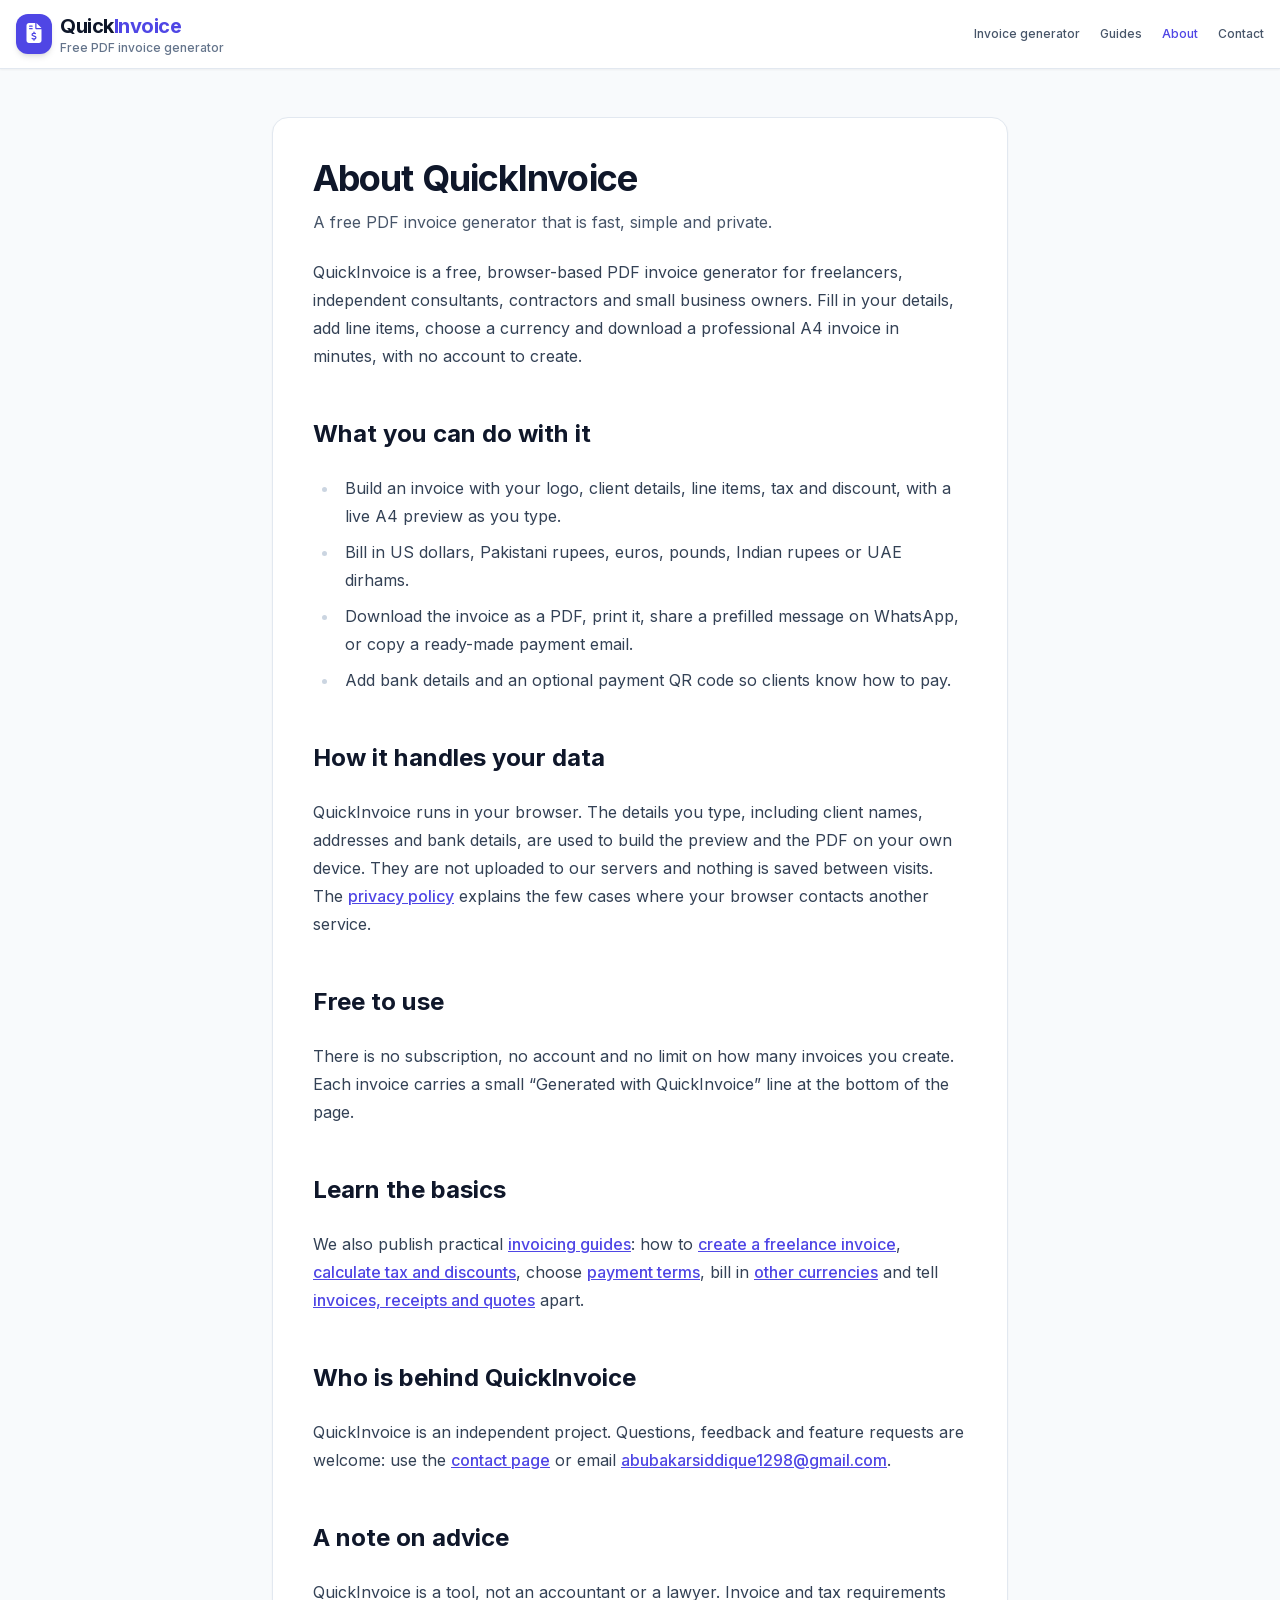
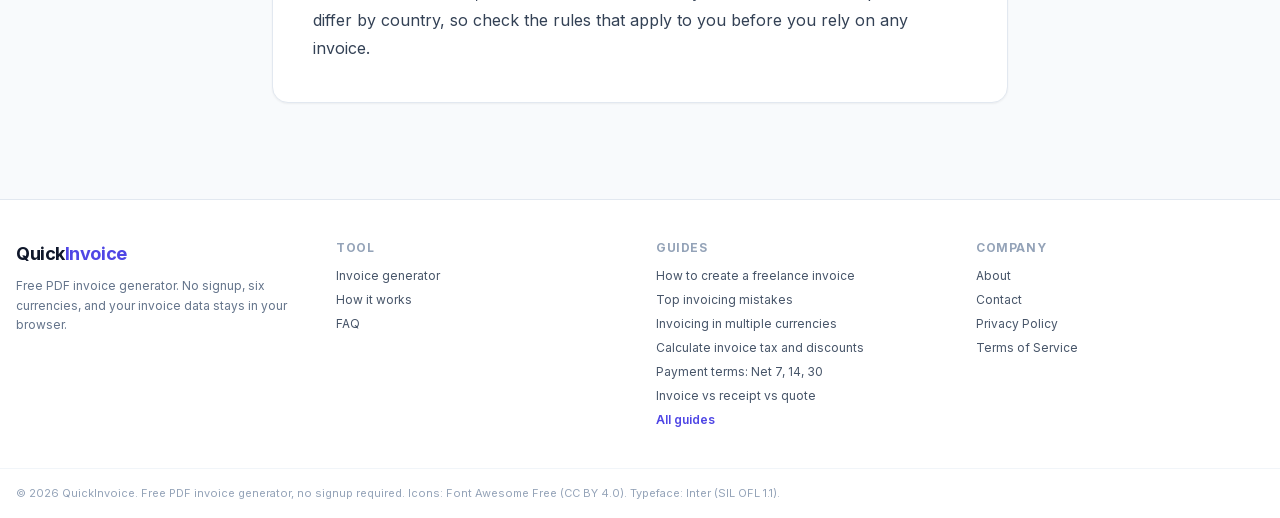
<file: about/index.html>
<!DOCTYPE html>
<html lang="en" class="scroll-smooth">
<head>
    <meta charset="utf-8">
    <meta name="viewport" content="width=device-width, initial-scale=1">
    <title>About QuickInvoice | Free PDF Invoice Generator</title>
    <meta name="description" content="QuickInvoice is a free, browser-based PDF invoice generator for freelancers and small businesses. See what it does and how it protects your data.">
    <meta name="robots" content="index, follow, max-image-preview:large">
    <meta name="theme-color" content="#4f46e5">
    <link rel="canonical" href="https://getquickinvoicepdf.netlify.app/about/">
    <link rel="icon" href="/favicon.ico?v=2" sizes="any">
    <link rel="icon" type="image/png" sizes="32x32" href="/icons/favicon-32x32.png?v=2">
    <link rel="icon" type="image/png" sizes="192x192" href="/icons/icon-192.png?v=2">
    <link rel="apple-touch-icon" sizes="180x180" href="/apple-touch-icon.png?v=2">
    <meta property="og:type" content="website">
    <meta property="og:site_name" content="QuickInvoice">
    <meta property="og:locale" content="en_US">
    <meta property="og:title" content="About QuickInvoice | Free PDF Invoice Generator">
    <meta property="og:description" content="QuickInvoice is a free, browser-based PDF invoice generator for freelancers and small businesses. See what it does and how it protects your data.">
    <meta property="og:url" content="https://getquickinvoicepdf.netlify.app/about/">
    <meta property="og:image" content="https://getquickinvoicepdf.netlify.app/og-image.png">
    <meta property="og:image:width" content="1200">
    <meta property="og:image:height" content="630">
    <meta property="og:image:alt" content="QuickInvoice: free PDF invoice generator with a live A4 preview">
    <meta name="twitter:card" content="summary_large_image">
    <meta name="twitter:title" content="About QuickInvoice | Free PDF Invoice Generator">
    <meta name="twitter:description" content="QuickInvoice is a free, browser-based PDF invoice generator for freelancers and small businesses. See what it does and how it protects your data.">
    <meta name="twitter:image" content="https://getquickinvoicepdf.netlify.app/og-image.png">
    <meta name="twitter:image:alt" content="QuickInvoice: free PDF invoice generator with a live A4 preview">
    <link rel="preload" href="../assets/fonts/inter-latin-var.woff" as="font" type="font/woff" crossorigin>
    <link rel="stylesheet" href="../assets/css/site.css">
</head>
<body class="bg-slate-50 text-slate-800 min-h-screen flex flex-col">
<!-- Icons: Font Awesome Free 6.4.0 by @fontawesome, https://fontawesome.com, licensed CC BY 4.0 (https://fontawesome.com/license/free) -->
<svg xmlns="http://www.w3.org/2000/svg" width="0" height="0" style="position:absolute" aria-hidden="true" focusable="false"><symbol id="i-file-invoice-dollar" viewBox="0 0 384 512"><path d="M64 0C28.7 0 0 28.7 0 64V448c0 35.3 28.7 64 64 64H320c35.3 0 64-28.7 64-64V160H256c-17.7 0-32-14.3-32-32V0H64zM256 0V128H384L256 0zM64 80c0-8.8 7.2-16 16-16h64c8.8 0 16 7.2 16 16s-7.2 16-16 16H80c-8.8 0-16-7.2-16-16zm0 64c0-8.8 7.2-16 16-16h64c8.8 0 16 7.2 16 16s-7.2 16-16 16H80c-8.8 0-16-7.2-16-16zm128 72c8.8 0 16 7.2 16 16v17.3c8.5 1.2 16.7 3.1 24.1 5.1c8.5 2.3 13.6 11 11.3 19.6s-11 13.6-19.6 11.3c-11.1-3-22-5.2-32.1-5.3c-8.4-.1-17.4 1.8-23.6 5.5c-5.7 3.4-8.1 7.3-8.1 12.8c0 3.7 1.3 6.5 7.3 10.1c6.9 4.1 16.6 7.1 29.2 10.9l.5 .1 0 0 0 0c11.3 3.4 25.3 7.6 36.3 14.6c12.1 7.6 22.4 19.7 22.7 38.2c.3 19.3-9.6 33.3-22.9 41.6c-7.7 4.8-16.4 7.6-25.1 9.1V440c0 8.8-7.2 16-16 16s-16-7.2-16-16V422.2c-11.2-2.1-21.7-5.7-30.9-8.9l0 0c-2.1-.7-4.2-1.4-6.2-2.1c-8.4-2.8-12.9-11.9-10.1-20.2s11.9-12.9 20.2-10.1c2.5 .8 4.8 1.6 7.1 2.4l0 0 0 0 0 0c13.6 4.6 24.6 8.4 36.3 8.7c9.1 .3 17.9-1.7 23.7-5.3c5.1-3.2 7.9-7.3 7.8-14c-.1-4.6-1.8-7.8-7.7-11.6c-6.8-4.3-16.5-7.4-29-11.2l-1.6-.5 0 0c-11-3.3-24.3-7.3-34.8-13.7c-12-7.2-22.6-18.9-22.7-37.3c-.1-19.4 10.8-32.8 23.8-40.5c7.5-4.4 15.8-7.2 24.1-8.7V232c0-8.8 7.2-16 16-16z"/></symbol></svg>
    <a href="#main" class="skip-link no-print">Skip to main content</a>

    <header class="w-full bg-white border-b border-slate-200 sticky top-0 z-40 shadow-sm no-print">
        <div class="max-w-7xl mx-auto px-4 py-3 flex flex-wrap items-center justify-between gap-x-6 gap-y-2">
            <a href="/" class="flex items-center gap-2" aria-label="QuickInvoice home">
                <span class="bg-indigo-600 text-white p-2 rounded-xl shadow-md" aria-hidden="true"><svg class="i text-lg sm:text-xl" aria-hidden="true" focusable="false"><use href="#i-file-invoice-dollar"/></svg></span>
                <span class="block">
                    <span class="block text-base sm:text-xl font-bold tracking-tight text-slate-900">Quick<span class="text-indigo-600">Invoice</span></span>
                    <span class="block text-[10px] sm:text-xs text-slate-500 font-medium">Free PDF invoice generator</span>
                </span>
            </a>
            <nav class="flex flex-wrap items-center gap-x-5 gap-y-1 text-xs font-medium text-slate-600" aria-label="Primary">
                <a href="/#generator" class="hover:text-indigo-600 transition">Invoice generator</a> <a href="/guides/" class="hover:text-indigo-600 transition">Guides</a> <a href="/about/" class="text-indigo-600" aria-current="page">About</a> <a href="/contact/" class="hover:text-indigo-600 transition">Contact</a>
            </nav>
        </div>
    </header>

    <main id="main" class="flex-grow w-full">
        <div class="max-w-3xl mx-auto px-4 py-8 sm:py-12 w-full">
            <article class="bg-white rounded-2xl shadow-sm border border-slate-200 p-6 sm:p-10">
                <header>
                    
                    <h1 class="text-3xl sm:text-4xl font-extrabold tracking-tight text-slate-900">About QuickInvoice</h1>
                    <p class="mt-3 text-sm sm:text-base text-slate-600 leading-relaxed">A free PDF invoice generator that is fast, simple and private.</p>
                </header>
                <div class="prose prose-slate max-w-none prose-headings:scroll-mt-24 prose-headings:font-bold prose-a:text-indigo-600 prose-a:font-medium prose-table:text-sm prose-th:bg-slate-50 prose-code:before:content-none prose-code:after:content-none prose-code:bg-slate-100 prose-code:px-1 prose-code:py-0.5 prose-code:rounded prose-code:text-[0.9em] mt-6">

<p>QuickInvoice is a free, browser-based PDF invoice generator for freelancers, independent consultants, contractors and small business owners. Fill in your details, add line items, choose a currency and download a professional A4 invoice in minutes, with no account to create.</p>

<h2>What you can do with it</h2>
<ul>
<li>Build an invoice with your logo, client details, line items, tax and discount, with a live A4 preview as you type.</li>
<li>Bill in US dollars, Pakistani rupees, euros, pounds, Indian rupees or UAE dirhams.</li>
<li>Download the invoice as a PDF, print it, share a prefilled message on WhatsApp, or copy a ready-made payment email.</li>
<li>Add bank details and an optional payment QR code so clients know how to pay.</li>
</ul>

<h2>How it handles your data</h2>
<p>QuickInvoice runs in your browser. The details you type, including client names, addresses and bank details, are used to build the preview and the PDF on your own device. They are not uploaded to our servers and nothing is saved between visits. The <a href="/privacy/">privacy policy</a> explains the few cases where your browser contacts another service.</p>

<h2>Free to use</h2>
<p>There is no subscription, no account and no limit on how many invoices you create. Each invoice carries a small &ldquo;Generated with QuickInvoice&rdquo; line at the bottom of the page.</p>

<h2>Learn the basics</h2>
<p>We also publish practical <a href="/guides/">invoicing guides</a>: how to <a href="/guides/how-to-create-a-freelance-invoice/">create a freelance invoice</a>, <a href="/guides/calculate-invoice-tax-and-discounts/">calculate tax and discounts</a>, choose <a href="/guides/invoice-payment-terms-net-7-net-14-net-30/">payment terms</a>, bill in <a href="/guides/invoicing-in-multiple-currencies/">other currencies</a> and tell <a href="/guides/invoice-vs-receipt-vs-quote/">invoices, receipts and quotes</a> apart.</p>

<h2>Who is behind QuickInvoice</h2>
<p>QuickInvoice is an independent project. Questions, feedback and feature requests are welcome: use the <a href="/contact/">contact page</a> or email <a href="mailto:abubakarsiddique1298@gmail.com">abubakarsiddique1298@gmail.com</a>.</p>

<h2>A note on advice</h2>
<p>QuickInvoice is a tool, not an accountant or a lawyer. Invoice and tax requirements differ by country, so check the rules that apply to you before you rely on any invoice.</p>

                </div>
            </article>
        </div>
    </main>

    <footer class="bg-white border-t border-slate-200 mt-12 no-print">
        <div class="max-w-7xl mx-auto px-4 py-10 grid gap-8 sm:grid-cols-2 lg:grid-cols-4">
            <div>
                <p class="text-lg font-bold tracking-tight text-slate-900">Quick<span class="text-indigo-600">Invoice</span></p>
                <p class="mt-2 text-xs text-slate-500 leading-relaxed">Free PDF invoice generator. No signup, six currencies, and your invoice data stays in your browser.</p>
            </div>
            <nav aria-label="Tool">
                <p class="text-xs font-bold uppercase tracking-wider text-slate-400">Tool</p>
                <ul class="mt-3 space-y-2 text-xs text-slate-600">
                    <li><a href="/#generator" class="hover:text-indigo-600 transition">Invoice generator</a></li>
                    <li><a href="/#how-it-works" class="hover:text-indigo-600 transition">How it works</a></li>
                    <li><a href="/#faq" class="hover:text-indigo-600 transition">FAQ</a></li>
                </ul>
            </nav>
            <nav aria-label="Guides">
                <p class="text-xs font-bold uppercase tracking-wider text-slate-400">Guides</p>
                <ul class="mt-3 space-y-2 text-xs text-slate-600"><li><a href="/guides/how-to-create-a-freelance-invoice/" class="hover:text-indigo-600 transition">How to create a freelance invoice</a></li><li><a href="/guides/invoicing-mistakes-to-avoid/" class="hover:text-indigo-600 transition">Top invoicing mistakes</a></li><li><a href="/guides/invoicing-in-multiple-currencies/" class="hover:text-indigo-600 transition">Invoicing in multiple currencies</a></li><li><a href="/guides/calculate-invoice-tax-and-discounts/" class="hover:text-indigo-600 transition">Calculate invoice tax and discounts</a></li><li><a href="/guides/invoice-payment-terms-net-7-net-14-net-30/" class="hover:text-indigo-600 transition">Payment terms: Net 7, 14, 30</a></li><li><a href="/guides/invoice-vs-receipt-vs-quote/" class="hover:text-indigo-600 transition">Invoice vs receipt vs quote</a></li>
                    <li><a href="/guides/" class="font-semibold text-indigo-600 hover:underline">All guides</a></li>
                </ul>
            </nav>
            <nav aria-label="Company">
                <p class="text-xs font-bold uppercase tracking-wider text-slate-400">Company</p>
                <ul class="mt-3 space-y-2 text-xs text-slate-600">
                    <li><a href="/about/" class="hover:text-indigo-600 transition">About</a></li>
                    <li><a href="/contact/" class="hover:text-indigo-600 transition">Contact</a></li>
                    <li><a href="/privacy/" class="hover:text-indigo-600 transition">Privacy Policy</a></li>
                    <li><a href="/terms/" class="hover:text-indigo-600 transition">Terms of Service</a></li>
                </ul>
            </nav>
        </div>
        <div class="border-t border-slate-100">
            <p class="max-w-7xl mx-auto px-4 py-4 text-[11px] text-slate-400">&copy; 2026 QuickInvoice. Free PDF invoice generator, no signup required. Icons: Font Awesome Free (CC BY 4.0). Typeface: Inter (SIL OFL 1.1).</p>
        </div>
    </footer>

</body>
</html>
</file>
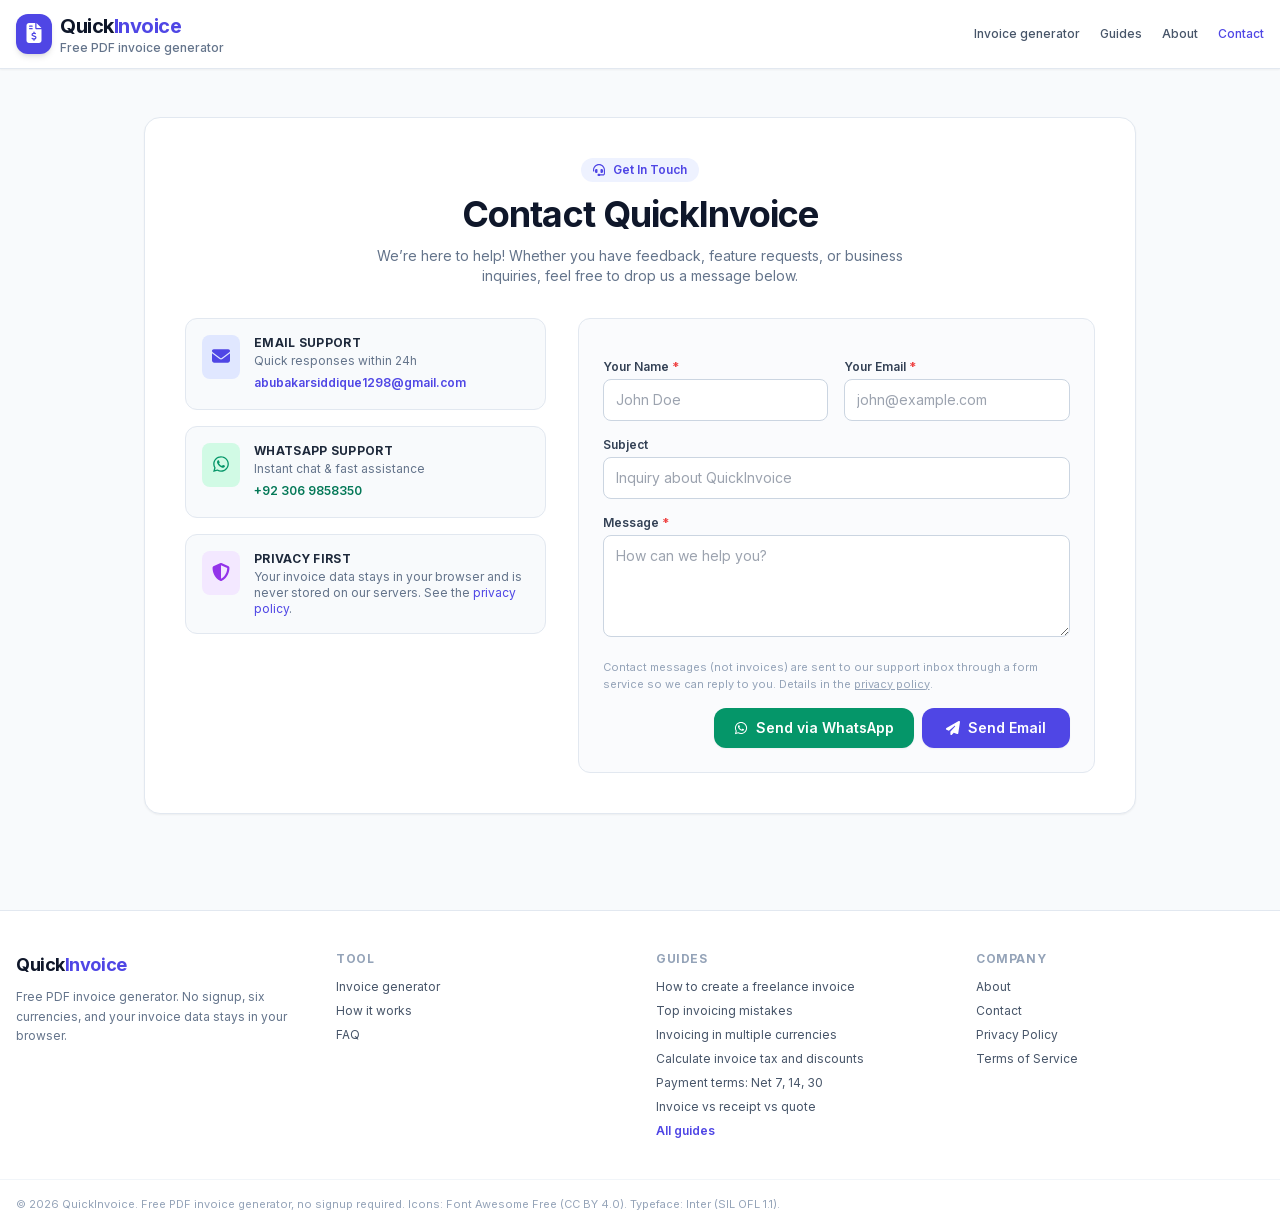
<file: contact/index.html>
<!DOCTYPE html>
<html lang="en" class="scroll-smooth">
<head>
    <meta charset="utf-8">
    <meta name="viewport" content="width=device-width, initial-scale=1">
    <title>Contact QuickInvoice | Support and Feedback</title>
    <meta name="description" content="Questions, feedback or feature requests about QuickInvoice? Email us, message us on WhatsApp or use the contact form.">
    <meta name="robots" content="index, follow, max-image-preview:large">
    <meta name="theme-color" content="#4f46e5">
    <link rel="canonical" href="https://getquickinvoicepdf.netlify.app/contact/">
    <link rel="icon" href="/favicon.ico?v=2" sizes="any">
    <link rel="icon" type="image/png" sizes="32x32" href="/icons/favicon-32x32.png?v=2">
    <link rel="icon" type="image/png" sizes="192x192" href="/icons/icon-192.png?v=2">
    <link rel="apple-touch-icon" sizes="180x180" href="/apple-touch-icon.png?v=2">
    <meta property="og:type" content="website">
    <meta property="og:site_name" content="QuickInvoice">
    <meta property="og:locale" content="en_US">
    <meta property="og:title" content="Contact QuickInvoice | Support and Feedback">
    <meta property="og:description" content="Questions, feedback or feature requests about QuickInvoice? Email us, message us on WhatsApp or use the contact form.">
    <meta property="og:url" content="https://getquickinvoicepdf.netlify.app/contact/">
    <meta property="og:image" content="https://getquickinvoicepdf.netlify.app/og-image.png">
    <meta property="og:image:width" content="1200">
    <meta property="og:image:height" content="630">
    <meta property="og:image:alt" content="QuickInvoice: free PDF invoice generator with a live A4 preview">
    <meta name="twitter:card" content="summary_large_image">
    <meta name="twitter:title" content="Contact QuickInvoice | Support and Feedback">
    <meta name="twitter:description" content="Questions, feedback or feature requests about QuickInvoice? Email us, message us on WhatsApp or use the contact form.">
    <meta name="twitter:image" content="https://getquickinvoicepdf.netlify.app/og-image.png">
    <meta name="twitter:image:alt" content="QuickInvoice: free PDF invoice generator with a live A4 preview">
    <link rel="preload" href="../assets/fonts/inter-latin-var.woff" as="font" type="font/woff" crossorigin>
    <link rel="stylesheet" href="../assets/css/site.css">
</head>
<body class="bg-slate-50 text-slate-800 min-h-screen flex flex-col">
<!-- Icons: Font Awesome Free 6.4.0 by @fontawesome, https://fontawesome.com, licensed CC BY 4.0 (https://fontawesome.com/license/free) -->
<svg xmlns="http://www.w3.org/2000/svg" width="0" height="0" style="position:absolute" aria-hidden="true" focusable="false"><symbol id="i-spinner" viewBox="0 0 512 512"><path d="M304 48a48 48 0 1 0 -96 0 48 48 0 1 0 96 0zm0 416a48 48 0 1 0 -96 0 48 48 0 1 0 96 0zM48 304a48 48 0 1 0 0-96 48 48 0 1 0 0 96zm464-48a48 48 0 1 0 -96 0 48 48 0 1 0 96 0zM142.9 437A48 48 0 1 0 75 369.1 48 48 0 1 0 142.9 437zm0-294.2A48 48 0 1 0 75 75a48 48 0 1 0 67.9 67.9zM369.1 437A48 48 0 1 0 437 369.1 48 48 0 1 0 369.1 437z"/></symbol><symbol id="i-headset" viewBox="0 0 512 512"><path d="M256 48C141.1 48 48 141.1 48 256v40c0 13.3-10.7 24-24 24s-24-10.7-24-24V256C0 114.6 114.6 0 256 0S512 114.6 512 256V400.1c0 48.6-39.4 88-88.1 88L313.6 488c-8.3 14.3-23.8 24-41.6 24H240c-26.5 0-48-21.5-48-48s21.5-48 48-48h32c17.8 0 33.3 9.7 41.6 24l110.4 .1c22.1 0 40-17.9 40-40V256c0-114.9-93.1-208-208-208zM144 208h16c17.7 0 32 14.3 32 32V352c0 17.7-14.3 32-32 32H144c-35.3 0-64-28.7-64-64V272c0-35.3 28.7-64 64-64zm224 0c35.3 0 64 28.7 64 64v48c0 35.3-28.7 64-64 64H352c-17.7 0-32-14.3-32-32V240c0-17.7 14.3-32 32-32h16z"/></symbol><symbol id="i-envelope" viewBox="0 0 512 512"><path d="M48 64C21.5 64 0 85.5 0 112c0 15.1 7.1 29.3 19.2 38.4L236.8 313.6c11.4 8.5 27 8.5 38.4 0L492.8 150.4c12.1-9.1 19.2-23.3 19.2-38.4c0-26.5-21.5-48-48-48H48zM0 176V384c0 35.3 28.7 64 64 64H448c35.3 0 64-28.7 64-64V176L294.4 339.2c-22.8 17.1-54 17.1-76.8 0L0 176z"/></symbol><symbol id="i-whatsapp" viewBox="0 0 448 512"><path d="M380.9 97.1C339 55.1 283.2 32 223.9 32c-122.4 0-222 99.6-222 222 0 39.1 10.2 77.3 29.6 111L0 480l117.7-30.9c32.4 17.7 68.9 27 106.1 27h.1c122.3 0 224.1-99.6 224.1-222 0-59.3-25.2-115-67.1-157zm-157 341.6c-33.2 0-65.7-8.9-94-25.7l-6.7-4-69.8 18.3L72 359.2l-4.4-7c-18.5-29.4-28.2-63.3-28.2-98.2 0-101.7 82.8-184.5 184.6-184.5 49.3 0 95.6 19.2 130.4 54.1 34.8 34.9 56.2 81.2 56.1 130.5 0 101.8-84.9 184.6-186.6 184.6zm101.2-138.2c-5.5-2.8-32.8-16.2-37.9-18-5.1-1.9-8.8-2.8-12.5 2.8-3.7 5.6-14.3 18-17.6 21.8-3.2 3.7-6.5 4.2-12 1.4-32.6-16.3-54-29.1-75.5-66-5.7-9.8 5.7-9.1 16.3-30.3 1.8-3.7.9-6.9-.5-9.7-1.4-2.8-12.5-30.1-17.1-41.2-4.5-10.8-9.1-9.3-12.5-9.5-3.2-.2-6.9-.2-10.6-.2-3.7 0-9.7 1.4-14.8 6.9-5.1 5.6-19.4 19-19.4 46.3 0 27.3 19.9 53.7 22.6 57.4 2.8 3.7 39.1 59.7 94.8 83.8 35.2 15.2 49 16.5 66.6 13.9 10.7-1.6 32.8-13.4 37.4-26.4 4.6-13 4.6-24.1 3.2-26.4-1.3-2.5-5-3.9-10.5-6.6z"/></symbol><symbol id="i-shield-halved" viewBox="0 0 512 512"><path d="M256 0c4.6 0 9.2 1 13.4 2.9L457.7 82.8c22 9.3 38.4 31 38.3 57.2c-.5 99.2-41.3 280.7-213.6 363.2c-16.7 8-36.1 8-52.8 0C57.3 420.7 16.5 239.2 16 140c-.1-26.2 16.3-47.9 38.3-57.2L242.7 2.9C246.8 1 251.4 0 256 0zm0 66.8V444.8C394 378 431.1 230.1 432 141.4L256 66.8l0 0z"/></symbol><symbol id="i-paper-plane" viewBox="0 0 512 512"><path d="M498.1 5.6c10.1 7 15.4 19.1 13.5 31.2l-64 416c-1.5 9.7-7.4 18.2-16 23s-18.9 5.4-28 1.6L284 427.7l-68.5 74.1c-8.9 9.7-22.9 12.9-35.2 8.1S160 493.2 160 480V396.4c0-4 1.5-7.8 4.2-10.7L331.8 202.8c5.8-6.3 5.6-16-.4-22s-15.7-6.4-22-.7L106 360.8 17.7 316.6C7.1 311.3 .3 300.7 0 288.9s5.9-22.8 16.1-28.7l448-256c10.7-6.1 23.9-5.5 34 1.4z"/></symbol><symbol id="i-file-invoice-dollar" viewBox="0 0 384 512"><path d="M64 0C28.7 0 0 28.7 0 64V448c0 35.3 28.7 64 64 64H320c35.3 0 64-28.7 64-64V160H256c-17.7 0-32-14.3-32-32V0H64zM256 0V128H384L256 0zM64 80c0-8.8 7.2-16 16-16h64c8.8 0 16 7.2 16 16s-7.2 16-16 16H80c-8.8 0-16-7.2-16-16zm0 64c0-8.8 7.2-16 16-16h64c8.8 0 16 7.2 16 16s-7.2 16-16 16H80c-8.8 0-16-7.2-16-16zm128 72c8.8 0 16 7.2 16 16v17.3c8.5 1.2 16.7 3.1 24.1 5.1c8.5 2.3 13.6 11 11.3 19.6s-11 13.6-19.6 11.3c-11.1-3-22-5.2-32.1-5.3c-8.4-.1-17.4 1.8-23.6 5.5c-5.7 3.4-8.1 7.3-8.1 12.8c0 3.7 1.3 6.5 7.3 10.1c6.9 4.1 16.6 7.1 29.2 10.9l.5 .1 0 0 0 0c11.3 3.4 25.3 7.6 36.3 14.6c12.1 7.6 22.4 19.7 22.7 38.2c.3 19.3-9.6 33.3-22.9 41.6c-7.7 4.8-16.4 7.6-25.1 9.1V440c0 8.8-7.2 16-16 16s-16-7.2-16-16V422.2c-11.2-2.1-21.7-5.7-30.9-8.9l0 0c-2.1-.7-4.2-1.4-6.2-2.1c-8.4-2.8-12.9-11.9-10.1-20.2s11.9-12.9 20.2-10.1c2.5 .8 4.8 1.6 7.1 2.4l0 0 0 0 0 0c13.6 4.6 24.6 8.4 36.3 8.7c9.1 .3 17.9-1.7 23.7-5.3c5.1-3.2 7.9-7.3 7.8-14c-.1-4.6-1.8-7.8-7.7-11.6c-6.8-4.3-16.5-7.4-29-11.2l-1.6-.5 0 0c-11-3.3-24.3-7.3-34.8-13.7c-12-7.2-22.6-18.9-22.7-37.3c-.1-19.4 10.8-32.8 23.8-40.5c7.5-4.4 15.8-7.2 24.1-8.7V232c0-8.8 7.2-16 16-16z"/></symbol></svg>
    <a href="#main" class="skip-link no-print">Skip to main content</a>

    <header class="w-full bg-white border-b border-slate-200 sticky top-0 z-40 shadow-sm no-print">
        <div class="max-w-7xl mx-auto px-4 py-3 flex flex-wrap items-center justify-between gap-x-6 gap-y-2">
            <a href="/" class="flex items-center gap-2" aria-label="QuickInvoice home">
                <span class="bg-indigo-600 text-white p-2 rounded-xl shadow-md" aria-hidden="true"><svg class="i text-lg sm:text-xl" aria-hidden="true" focusable="false"><use href="#i-file-invoice-dollar"/></svg></span>
                <span class="block">
                    <span class="block text-base sm:text-xl font-bold tracking-tight text-slate-900">Quick<span class="text-indigo-600">Invoice</span></span>
                    <span class="block text-[10px] sm:text-xs text-slate-500 font-medium">Free PDF invoice generator</span>
                </span>
            </a>
            <nav class="flex flex-wrap items-center gap-x-5 gap-y-1 text-xs font-medium text-slate-600" aria-label="Primary">
                <a href="/#generator" class="hover:text-indigo-600 transition">Invoice generator</a> <a href="/guides/" class="hover:text-indigo-600 transition">Guides</a> <a href="/about/" class="hover:text-indigo-600 transition">About</a> <a href="/contact/" class="text-indigo-600" aria-current="page">Contact</a>
            </nav>
        </div>
    </header>

    <main id="main" class="flex-grow w-full">
        <section class="max-w-5xl mx-auto px-4 py-8 sm:py-12 w-full" aria-labelledby="contact-title">
            <div class="bg-white rounded-2xl shadow-sm border border-slate-200 p-6 sm:p-10">
                <div class="max-w-3xl mx-auto text-center space-y-3 mb-8">
                    <div class="inline-flex items-center gap-2 px-3 py-1 bg-indigo-50 text-indigo-600 rounded-full text-xs font-semibold">
                        <svg class="i" aria-hidden="true" focusable="false"><use href="#i-headset"/></svg> Get In Touch
                    </div>
                    <h1 id="contact-title" class="text-3xl sm:text-4xl font-extrabold tracking-tight text-slate-900">Contact QuickInvoice</h1>
                    <p class="text-xs sm:text-sm text-slate-500 max-w-xl mx-auto">We&rsquo;re here to help! Whether you have feedback, feature requests, or business inquiries, feel free to drop us a message below.</p>
                </div>

                <div class="grid grid-cols-1 lg:grid-cols-12 gap-8 items-start">
                    <div class="lg:col-span-5 space-y-4">
                        <div class="p-4 bg-slate-50 rounded-xl border border-slate-200 flex items-start gap-3.5">
                            <div class="p-2.5 bg-indigo-100 text-indigo-600 rounded-lg shrink-0" aria-hidden="true"><svg class="i text-lg" aria-hidden="true" focusable="false"><use href="#i-envelope"/></svg></div>
                            <div class="min-w-0">
                                <h2 class="text-xs font-bold text-slate-800 uppercase tracking-wide">Email Support</h2>
                                <p class="text-xs text-slate-500 mt-0.5">Quick responses within 24h</p>
                                <a href="mailto:abubakarsiddique1298@gmail.com" class="text-xs font-semibold text-indigo-600 hover:underline mt-1 inline-block [overflow-wrap:anywhere]">abubakarsiddique1298@gmail.com</a>
                            </div>
                        </div>
                        <div class="p-4 bg-slate-50 rounded-xl border border-slate-200 flex items-start gap-3.5">
                            <div class="p-2.5 bg-emerald-100 text-emerald-600 rounded-lg shrink-0" aria-hidden="true"><svg class="i text-lg" aria-hidden="true" focusable="false"><use href="#i-whatsapp"/></svg></div>
                            <div>
                                <h2 class="text-xs font-bold text-slate-800 uppercase tracking-wide">WhatsApp Support</h2>
                                <p class="text-xs text-slate-500 mt-0.5">Instant chat &amp; fast assistance</p>
                                <a href="https://wa.me/923069858350" target="_blank" rel="noopener noreferrer" class="text-xs font-semibold text-emerald-700 hover:underline mt-1 inline-block">+92 306 9858350</a>
                            </div>
                        </div>
                        <div class="p-4 bg-slate-50 rounded-xl border border-slate-200 flex items-start gap-3.5">
                            <div class="p-2.5 bg-purple-100 text-purple-600 rounded-lg shrink-0" aria-hidden="true"><svg class="i text-lg" aria-hidden="true" focusable="false"><use href="#i-shield-halved"/></svg></div>
                            <div>
                                <h2 class="text-xs font-bold text-slate-800 uppercase tracking-wide">Privacy First</h2>
                                <p class="text-xs text-slate-500 mt-0.5">Your invoice data stays in your browser and is never stored on our servers. See the <a href="/privacy/" class="text-indigo-600 hover:underline">privacy policy</a>.</p>
                            </div>
                        </div>
                    </div>

                    <form id="contactForm" data-email="abubakarsiddique1298@gmail.com" data-whatsapp="923069858350" class="lg:col-span-7 bg-slate-50/70 p-5 sm:p-6 rounded-xl border border-slate-200 space-y-4" novalidate>
                        <div id="contactAlert" role="status" aria-live="polite" class="hidden"></div>
                        <div class="grid grid-cols-1 sm:grid-cols-2 gap-4">
                            <div>
                                <label for="contactName" class="block text-xs font-semibold text-slate-700 mb-1">Your Name <span class="text-red-500" aria-hidden="true">*</span></label>
                                <input type="text" id="contactName" name="contactName" required aria-required="true" autocomplete="name" placeholder="John Doe" class="w-full px-3 py-2.5 bg-white border border-slate-300 rounded-lg text-sm focus:ring-2 focus:ring-indigo-500 focus:outline-none">
                            </div>
                            <div>
                                <label for="contactEmail" class="block text-xs font-semibold text-slate-700 mb-1">Your Email <span class="text-red-500" aria-hidden="true">*</span></label>
                                <input type="email" id="contactEmail" name="contactEmail" required aria-required="true" autocomplete="email" placeholder="john@example.com" class="w-full px-3 py-2.5 bg-white border border-slate-300 rounded-lg text-sm focus:ring-2 focus:ring-indigo-500 focus:outline-none">
                            </div>
                        </div>
                        <div>
                            <label for="contactSubject" class="block text-xs font-semibold text-slate-700 mb-1">Subject</label>
                            <input type="text" id="contactSubject" name="contactSubject" placeholder="Inquiry about QuickInvoice" class="w-full px-3 py-2.5 bg-white border border-slate-300 rounded-lg text-sm focus:ring-2 focus:ring-indigo-500 focus:outline-none">
                        </div>
                        <div>
                            <label for="contactMessage" class="block text-xs font-semibold text-slate-700 mb-1">Message <span class="text-red-500" aria-hidden="true">*</span></label>
                            <textarea id="contactMessage" name="contactMessage" rows="4" required aria-required="true" placeholder="How can we help you?" class="w-full px-3 py-2.5 bg-white border border-slate-300 rounded-lg text-sm focus:ring-2 focus:ring-indigo-500 focus:outline-none"></textarea>
                        </div>
                        <p class="text-[11px] text-slate-400">Contact messages (not invoices) are sent to our support inbox through a form service so we can reply to you. Details in the <a href="/privacy/" class="underline">privacy policy</a>.</p>
                        <div class="flex flex-wrap sm:flex-nowrap justify-end gap-2">
                            <button type="button" id="contactWhatsAppBtn" class="w-full sm:w-auto bg-emerald-600 hover:bg-emerald-700 text-white font-semibold px-5 py-2.5 rounded-xl text-xs sm:text-sm transition flex items-center justify-center gap-2 shadow-sm">
                                <svg class="i text-sm" aria-hidden="true" focusable="false"><use href="#i-whatsapp"/></svg> Send via WhatsApp
                            </button>
                            <button type="submit" id="contactSubmitBtn" class="w-full sm:w-auto bg-indigo-600 hover:bg-indigo-700 text-white font-semibold px-6 py-2.5 rounded-xl text-xs sm:text-sm transition flex items-center justify-center gap-2 shadow-sm">
                                <svg class="i" aria-hidden="true" focusable="false"><use href="#i-paper-plane"/></svg> Send Email
                            </button>
                        </div>
                    </form>
                </div>
            </div>
        </section>
    </main>

    <footer class="bg-white border-t border-slate-200 mt-12 no-print">
        <div class="max-w-7xl mx-auto px-4 py-10 grid gap-8 sm:grid-cols-2 lg:grid-cols-4">
            <div>
                <p class="text-lg font-bold tracking-tight text-slate-900">Quick<span class="text-indigo-600">Invoice</span></p>
                <p class="mt-2 text-xs text-slate-500 leading-relaxed">Free PDF invoice generator. No signup, six currencies, and your invoice data stays in your browser.</p>
            </div>
            <nav aria-label="Tool">
                <p class="text-xs font-bold uppercase tracking-wider text-slate-400">Tool</p>
                <ul class="mt-3 space-y-2 text-xs text-slate-600">
                    <li><a href="/#generator" class="hover:text-indigo-600 transition">Invoice generator</a></li>
                    <li><a href="/#how-it-works" class="hover:text-indigo-600 transition">How it works</a></li>
                    <li><a href="/#faq" class="hover:text-indigo-600 transition">FAQ</a></li>
                </ul>
            </nav>
            <nav aria-label="Guides">
                <p class="text-xs font-bold uppercase tracking-wider text-slate-400">Guides</p>
                <ul class="mt-3 space-y-2 text-xs text-slate-600"><li><a href="/guides/how-to-create-a-freelance-invoice/" class="hover:text-indigo-600 transition">How to create a freelance invoice</a></li><li><a href="/guides/invoicing-mistakes-to-avoid/" class="hover:text-indigo-600 transition">Top invoicing mistakes</a></li><li><a href="/guides/invoicing-in-multiple-currencies/" class="hover:text-indigo-600 transition">Invoicing in multiple currencies</a></li><li><a href="/guides/calculate-invoice-tax-and-discounts/" class="hover:text-indigo-600 transition">Calculate invoice tax and discounts</a></li><li><a href="/guides/invoice-payment-terms-net-7-net-14-net-30/" class="hover:text-indigo-600 transition">Payment terms: Net 7, 14, 30</a></li><li><a href="/guides/invoice-vs-receipt-vs-quote/" class="hover:text-indigo-600 transition">Invoice vs receipt vs quote</a></li>
                    <li><a href="/guides/" class="font-semibold text-indigo-600 hover:underline">All guides</a></li>
                </ul>
            </nav>
            <nav aria-label="Company">
                <p class="text-xs font-bold uppercase tracking-wider text-slate-400">Company</p>
                <ul class="mt-3 space-y-2 text-xs text-slate-600">
                    <li><a href="/about/" class="hover:text-indigo-600 transition">About</a></li>
                    <li><a href="/contact/" class="hover:text-indigo-600 transition">Contact</a></li>
                    <li><a href="/privacy/" class="hover:text-indigo-600 transition">Privacy Policy</a></li>
                    <li><a href="/terms/" class="hover:text-indigo-600 transition">Terms of Service</a></li>
                </ul>
            </nav>
        </div>
        <div class="border-t border-slate-100">
            <p class="max-w-7xl mx-auto px-4 py-4 text-[11px] text-slate-400">&copy; 2026 QuickInvoice. Free PDF invoice generator, no signup required. Icons: Font Awesome Free (CC BY 4.0). Typeface: Inter (SIL OFL 1.1).</p>
        </div>
    </footer>
    <script src="../assets/js/contact.js" defer></script>
</body>
</html>
</file>
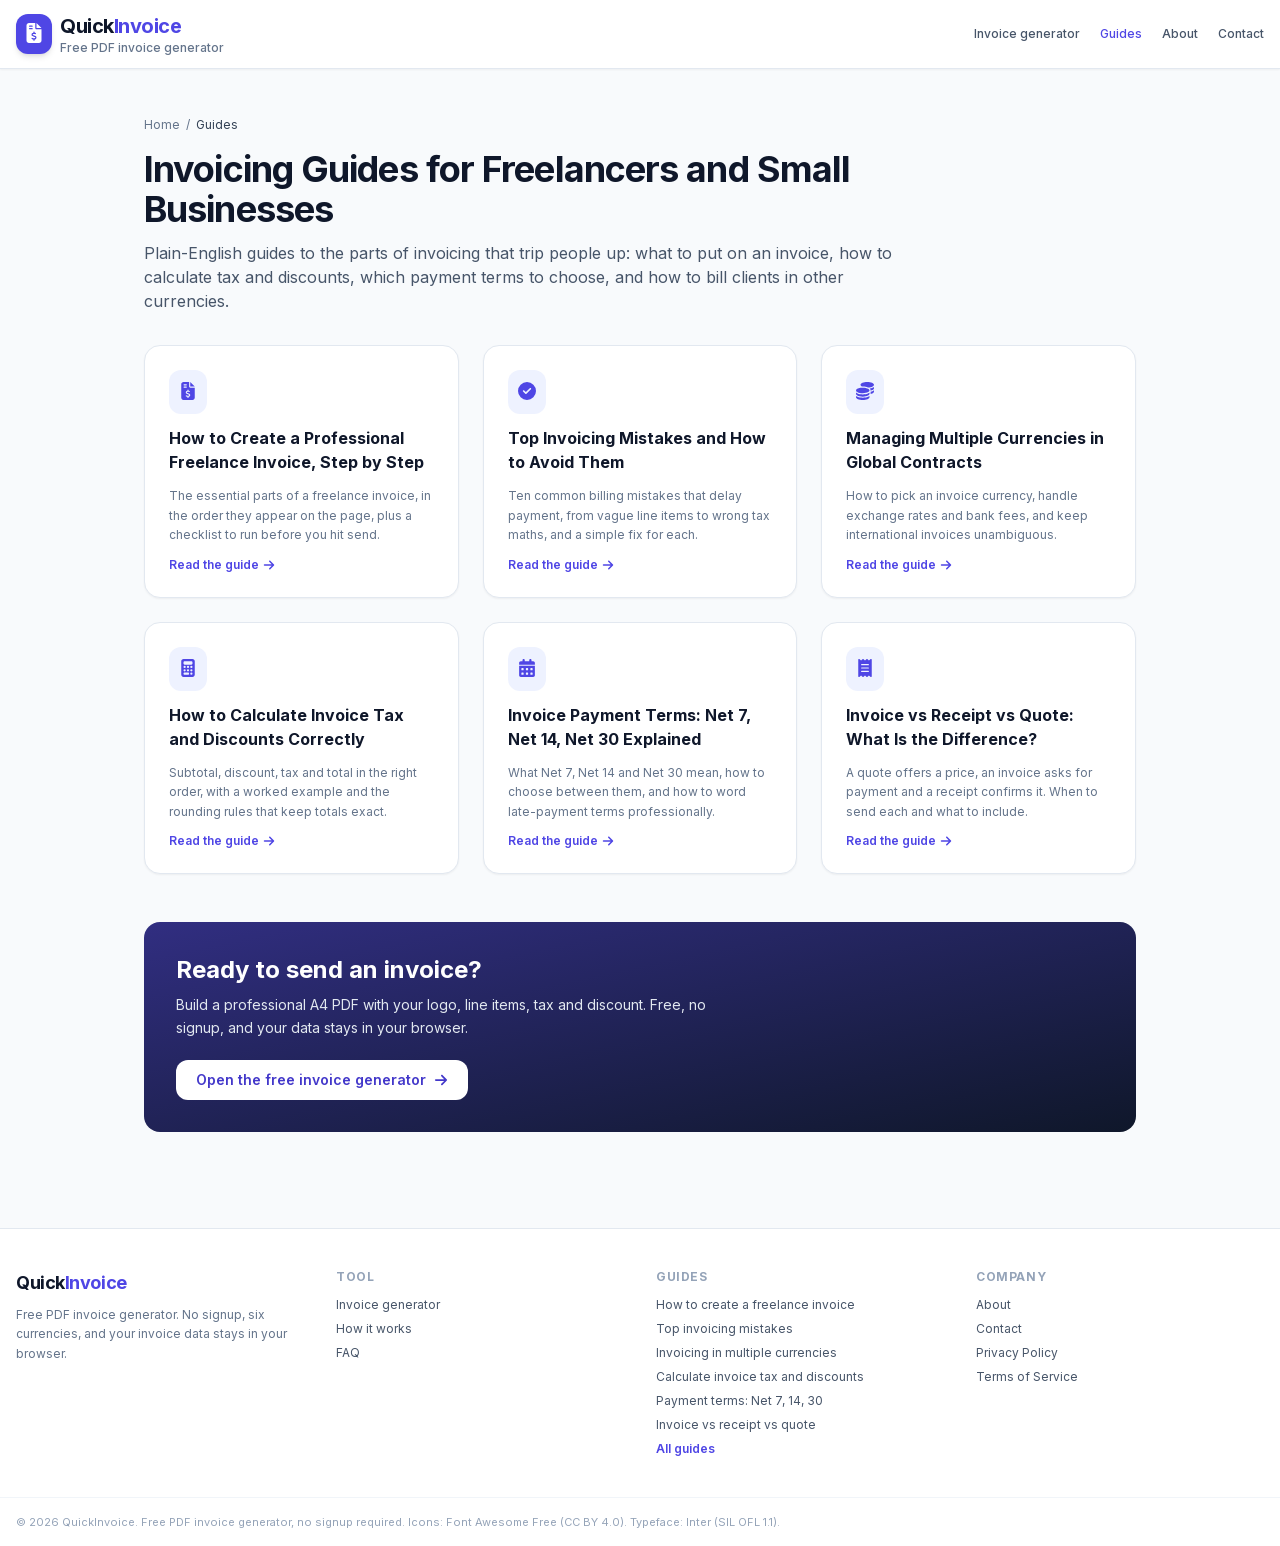
<file: guides/index.html>
<!DOCTYPE html>
<html lang="en" class="scroll-smooth">
<head>
    <meta charset="utf-8">
    <meta name="viewport" content="width=device-width, initial-scale=1">
    <title>Invoicing Guides for Freelancers | QuickInvoice</title>
    <meta name="description" content="Practical invoicing guides for freelancers and small businesses: how to write an invoice, calculate tax, choose payment terms and bill in other currencies.">
    <meta name="robots" content="index, follow, max-image-preview:large">
    <meta name="theme-color" content="#4f46e5">
    <link rel="canonical" href="https://getquickinvoicepdf.netlify.app/guides/">
    <link rel="icon" href="/favicon.ico?v=2" sizes="any">
    <link rel="icon" type="image/png" sizes="32x32" href="/icons/favicon-32x32.png?v=2">
    <link rel="icon" type="image/png" sizes="192x192" href="/icons/icon-192.png?v=2">
    <link rel="apple-touch-icon" sizes="180x180" href="/apple-touch-icon.png?v=2">
    <meta property="og:type" content="website">
    <meta property="og:site_name" content="QuickInvoice">
    <meta property="og:locale" content="en_US">
    <meta property="og:title" content="Invoicing Guides for Freelancers | QuickInvoice">
    <meta property="og:description" content="Practical invoicing guides for freelancers and small businesses: how to write an invoice, calculate tax, choose payment terms and bill in other currencies.">
    <meta property="og:url" content="https://getquickinvoicepdf.netlify.app/guides/">
    <meta property="og:image" content="https://getquickinvoicepdf.netlify.app/og-image.png">
    <meta property="og:image:width" content="1200">
    <meta property="og:image:height" content="630">
    <meta property="og:image:alt" content="QuickInvoice: free PDF invoice generator with a live A4 preview">
    <meta name="twitter:card" content="summary_large_image">
    <meta name="twitter:title" content="Invoicing Guides for Freelancers | QuickInvoice">
    <meta name="twitter:description" content="Practical invoicing guides for freelancers and small businesses: how to write an invoice, calculate tax, choose payment terms and bill in other currencies.">
    <meta name="twitter:image" content="https://getquickinvoicepdf.netlify.app/og-image.png">
    <meta name="twitter:image:alt" content="QuickInvoice: free PDF invoice generator with a live A4 preview">
    <script type="application/ld+json">
{
  "@context": "https://schema.org",
  "@graph": [
    {
      "@type": "BreadcrumbList",
      "itemListElement": [
        {
          "@type": "ListItem",
          "position": 1,
          "name": "Home",
          "item": "https://getquickinvoicepdf.netlify.app/"
        },
        {
          "@type": "ListItem",
          "position": 2,
          "name": "Guides"
        }
      ]
    }
  ]
}
</script>
    <link rel="preload" href="../assets/fonts/inter-latin-var.woff" as="font" type="font/woff" crossorigin>
    <link rel="stylesheet" href="../assets/css/site.css">
</head>
<body class="bg-slate-50 text-slate-800 min-h-screen flex flex-col">
<!-- Icons: Font Awesome Free 6.4.0 by @fontawesome, https://fontawesome.com, licensed CC BY 4.0 (https://fontawesome.com/license/free) -->
<svg xmlns="http://www.w3.org/2000/svg" width="0" height="0" style="position:absolute" aria-hidden="true" focusable="false"><symbol id="i-file-invoice-dollar" viewBox="0 0 384 512"><path d="M64 0C28.7 0 0 28.7 0 64V448c0 35.3 28.7 64 64 64H320c35.3 0 64-28.7 64-64V160H256c-17.7 0-32-14.3-32-32V0H64zM256 0V128H384L256 0zM64 80c0-8.8 7.2-16 16-16h64c8.8 0 16 7.2 16 16s-7.2 16-16 16H80c-8.8 0-16-7.2-16-16zm0 64c0-8.8 7.2-16 16-16h64c8.8 0 16 7.2 16 16s-7.2 16-16 16H80c-8.8 0-16-7.2-16-16zm128 72c8.8 0 16 7.2 16 16v17.3c8.5 1.2 16.7 3.1 24.1 5.1c8.5 2.3 13.6 11 11.3 19.6s-11 13.6-19.6 11.3c-11.1-3-22-5.2-32.1-5.3c-8.4-.1-17.4 1.8-23.6 5.5c-5.7 3.4-8.1 7.3-8.1 12.8c0 3.7 1.3 6.5 7.3 10.1c6.9 4.1 16.6 7.1 29.2 10.9l.5 .1 0 0 0 0c11.3 3.4 25.3 7.6 36.3 14.6c12.1 7.6 22.4 19.7 22.7 38.2c.3 19.3-9.6 33.3-22.9 41.6c-7.7 4.8-16.4 7.6-25.1 9.1V440c0 8.8-7.2 16-16 16s-16-7.2-16-16V422.2c-11.2-2.1-21.7-5.7-30.9-8.9l0 0c-2.1-.7-4.2-1.4-6.2-2.1c-8.4-2.8-12.9-11.9-10.1-20.2s11.9-12.9 20.2-10.1c2.5 .8 4.8 1.6 7.1 2.4l0 0 0 0 0 0c13.6 4.6 24.6 8.4 36.3 8.7c9.1 .3 17.9-1.7 23.7-5.3c5.1-3.2 7.9-7.3 7.8-14c-.1-4.6-1.8-7.8-7.7-11.6c-6.8-4.3-16.5-7.4-29-11.2l-1.6-.5 0 0c-11-3.3-24.3-7.3-34.8-13.7c-12-7.2-22.6-18.9-22.7-37.3c-.1-19.4 10.8-32.8 23.8-40.5c7.5-4.4 15.8-7.2 24.1-8.7V232c0-8.8 7.2-16 16-16z"/></symbol><symbol id="i-arrow-right" viewBox="0 0 448 512"><path d="M438.6 278.6c12.5-12.5 12.5-32.8 0-45.3l-160-160c-12.5-12.5-32.8-12.5-45.3 0s-12.5 32.8 0 45.3L338.8 224 32 224c-17.7 0-32 14.3-32 32s14.3 32 32 32l306.7 0L233.4 393.4c-12.5 12.5-12.5 32.8 0 45.3s32.8 12.5 45.3 0l160-160z"/></symbol><symbol id="i-circle-check" viewBox="0 0 512 512"><path d="M256 512A256 256 0 1 0 256 0a256 256 0 1 0 0 512zM369 209L241 337c-9.4 9.4-24.6 9.4-33.9 0l-64-64c-9.4-9.4-9.4-24.6 0-33.9s24.6-9.4 33.9 0l47 47L335 175c9.4-9.4 24.6-9.4 33.9 0s9.4 24.6 0 33.9z"/></symbol><symbol id="i-coins" viewBox="0 0 512 512"><path d="M512 80c0 18-14.3 34.6-38.4 48c-29.1 16.1-72.5 27.5-122.3 30.9c-3.7-1.8-7.4-3.5-11.3-5C300.6 137.4 248.2 128 192 128c-8.3 0-16.4 .2-24.5 .6l-1.1-.6C142.3 114.6 128 98 128 80c0-44.2 86-80 192-80S512 35.8 512 80zM160.7 161.1c10.2-.7 20.7-1.1 31.3-1.1c62.2 0 117.4 12.3 152.5 31.4C369.3 204.9 384 221.7 384 240c0 4-.7 7.9-2.1 11.7c-4.6 13.2-17 25.3-35 35.5c0 0 0 0 0 0c-.1 .1-.3 .1-.4 .2l0 0 0 0c-.3 .2-.6 .3-.9 .5c-35 19.4-90.8 32-153.6 32c-59.6 0-112.9-11.3-148.2-29.1c-1.9-.9-3.7-1.9-5.5-2.9C14.3 274.6 0 258 0 240c0-34.8 53.4-64.5 128-75.4c10.5-1.5 21.4-2.7 32.7-3.5zM416 240c0-21.9-10.6-39.9-24.1-53.4c28.3-4.4 54.2-11.4 76.2-20.5c16.3-6.8 31.5-15.2 43.9-25.5V176c0 19.3-16.5 37.1-43.8 50.9c-14.6 7.4-32.4 13.7-52.4 18.5c.1-1.8 .2-3.5 .2-5.3zm-32 96c0 18-14.3 34.6-38.4 48c-1.8 1-3.6 1.9-5.5 2.9C304.9 404.7 251.6 416 192 416c-62.8 0-118.6-12.6-153.6-32C14.3 370.6 0 354 0 336V300.6c12.5 10.3 27.6 18.7 43.9 25.5C83.4 342.6 135.8 352 192 352s108.6-9.4 148.1-25.9c7.8-3.2 15.3-6.9 22.4-10.9c6.1-3.4 11.8-7.2 17.2-11.2c1.5-1.1 2.9-2.3 4.3-3.4V304v5.7V336zm32 0V304 278.1c19-4.2 36.5-9.5 52.1-16c16.3-6.8 31.5-15.2 43.9-25.5V272c0 10.5-5 21-14.9 30.9c-16.3 16.3-45 29.7-81.3 38.4c.1-1.7 .2-3.5 .2-5.3zM192 448c56.2 0 108.6-9.4 148.1-25.9c16.3-6.8 31.5-15.2 43.9-25.5V432c0 44.2-86 80-192 80S0 476.2 0 432V396.6c12.5 10.3 27.6 18.7 43.9 25.5C83.4 438.6 135.8 448 192 448z"/></symbol><symbol id="i-calculator" viewBox="0 0 384 512"><path d="M64 0C28.7 0 0 28.7 0 64V448c0 35.3 28.7 64 64 64H320c35.3 0 64-28.7 64-64V64c0-35.3-28.7-64-64-64H64zM96 64H288c17.7 0 32 14.3 32 32v32c0 17.7-14.3 32-32 32H96c-17.7 0-32-14.3-32-32V96c0-17.7 14.3-32 32-32zm32 160a32 32 0 1 1 -64 0 32 32 0 1 1 64 0zM96 352a32 32 0 1 1 0-64 32 32 0 1 1 0 64zM64 416c0-17.7 14.3-32 32-32h96c17.7 0 32 14.3 32 32s-14.3 32-32 32H96c-17.7 0-32-14.3-32-32zM192 256a32 32 0 1 1 0-64 32 32 0 1 1 0 64zm32 64a32 32 0 1 1 -64 0 32 32 0 1 1 64 0zm64-64a32 32 0 1 1 0-64 32 32 0 1 1 0 64zm32 64a32 32 0 1 1 -64 0 32 32 0 1 1 64 0zM288 448a32 32 0 1 1 0-64 32 32 0 1 1 0 64z"/></symbol><symbol id="i-calendar-days" viewBox="0 0 448 512"><path d="M128 0c17.7 0 32 14.3 32 32V64H288V32c0-17.7 14.3-32 32-32s32 14.3 32 32V64h48c26.5 0 48 21.5 48 48v48H0V112C0 85.5 21.5 64 48 64H96V32c0-17.7 14.3-32 32-32zM0 192H448V464c0 26.5-21.5 48-48 48H48c-26.5 0-48-21.5-48-48V192zm64 80v32c0 8.8 7.2 16 16 16h32c8.8 0 16-7.2 16-16V272c0-8.8-7.2-16-16-16H80c-8.8 0-16 7.2-16 16zm128 0v32c0 8.8 7.2 16 16 16h32c8.8 0 16-7.2 16-16V272c0-8.8-7.2-16-16-16H208c-8.8 0-16 7.2-16 16zm144-16c-8.8 0-16 7.2-16 16v32c0 8.8 7.2 16 16 16h32c8.8 0 16-7.2 16-16V272c0-8.8-7.2-16-16-16H336zM64 400v32c0 8.8 7.2 16 16 16h32c8.8 0 16-7.2 16-16V400c0-8.8-7.2-16-16-16H80c-8.8 0-16 7.2-16 16zm144-16c-8.8 0-16 7.2-16 16v32c0 8.8 7.2 16 16 16h32c8.8 0 16-7.2 16-16V400c0-8.8-7.2-16-16-16H208zm112 16v32c0 8.8 7.2 16 16 16h32c8.8 0 16-7.2 16-16V400c0-8.8-7.2-16-16-16H336c-8.8 0-16 7.2-16 16z"/></symbol><symbol id="i-receipt" viewBox="0 0 384 512"><path d="M14 2.2C22.5-1.7 32.5-.3 39.6 5.8L80 40.4 120.4 5.8c9-7.7 22.3-7.7 31.2 0L192 40.4 232.4 5.8c9-7.7 22.3-7.7 31.2 0L304 40.4 344.4 5.8c7.1-6.1 17.1-7.5 25.6-3.6s14 12.4 14 21.8V488c0 9.4-5.5 17.9-14 21.8s-18.5 2.5-25.6-3.6L304 471.6l-40.4 34.6c-9 7.7-22.3 7.7-31.2 0L192 471.6l-40.4 34.6c-9 7.7-22.3 7.7-31.2 0L80 471.6 39.6 506.2c-7.1 6.1-17.1 7.5-25.6 3.6S0 497.4 0 488V24C0 14.6 5.5 6.1 14 2.2zM96 144c-8.8 0-16 7.2-16 16s7.2 16 16 16H288c8.8 0 16-7.2 16-16s-7.2-16-16-16H96zM80 352c0 8.8 7.2 16 16 16H288c8.8 0 16-7.2 16-16s-7.2-16-16-16H96c-8.8 0-16 7.2-16 16zM96 240c-8.8 0-16 7.2-16 16s7.2 16 16 16H288c8.8 0 16-7.2 16-16s-7.2-16-16-16H96z"/></symbol></svg>
    <a href="#main" class="skip-link no-print">Skip to main content</a>

    <header class="w-full bg-white border-b border-slate-200 sticky top-0 z-40 shadow-sm no-print">
        <div class="max-w-7xl mx-auto px-4 py-3 flex flex-wrap items-center justify-between gap-x-6 gap-y-2">
            <a href="/" class="flex items-center gap-2" aria-label="QuickInvoice home">
                <span class="bg-indigo-600 text-white p-2 rounded-xl shadow-md" aria-hidden="true"><svg class="i text-lg sm:text-xl" aria-hidden="true" focusable="false"><use href="#i-file-invoice-dollar"/></svg></span>
                <span class="block">
                    <span class="block text-base sm:text-xl font-bold tracking-tight text-slate-900">Quick<span class="text-indigo-600">Invoice</span></span>
                    <span class="block text-[10px] sm:text-xs text-slate-500 font-medium">Free PDF invoice generator</span>
                </span>
            </a>
            <nav class="flex flex-wrap items-center gap-x-5 gap-y-1 text-xs font-medium text-slate-600" aria-label="Primary">
                <a href="/#generator" class="hover:text-indigo-600 transition">Invoice generator</a> <a href="/guides/" class="text-indigo-600" aria-current="page">Guides</a> <a href="/about/" class="hover:text-indigo-600 transition">About</a> <a href="/contact/" class="hover:text-indigo-600 transition">Contact</a>
            </nav>
        </div>
    </header>

    <main id="main" class="flex-grow w-full">
        <div class="max-w-5xl mx-auto px-4 py-8 sm:py-12 w-full">
            <nav aria-label="Breadcrumb" class="text-xs text-slate-500 mb-4">
                <ol class="flex flex-wrap items-center gap-1.5">
                    <li><a href="/" class="hover:text-indigo-600">Home</a></li>
                    <li aria-hidden="true">/</li>
                    <li aria-current="page" class="text-slate-700">Guides</li>
                </ol>
            </nav>
            <header class="max-w-3xl">
                <h1 class="text-3xl sm:text-4xl font-extrabold tracking-tight text-slate-900">Invoicing Guides for Freelancers and Small Businesses</h1>
                <p class="mt-3 text-sm sm:text-base text-slate-600 leading-relaxed">Plain-English guides to the parts of invoicing that trip people up: what to put on an invoice, how to calculate tax and discounts, which payment terms to choose, and how to bill clients in other currencies.</p>
            </header>
            <ul class="mt-8 grid gap-6 sm:grid-cols-2 lg:grid-cols-3">
                <li>
                    <article class="h-full bg-white border border-slate-200 rounded-2xl p-6 shadow-sm flex flex-col gap-3 hover:border-indigo-300 transition">
                        <span class="bg-indigo-50 text-indigo-600 rounded-xl p-2.5 self-start" aria-hidden="true"><svg class="i text-lg" aria-hidden="true" focusable="false"><use href="#i-file-invoice-dollar"/></svg></span>
                        <h2 class="text-base font-bold text-slate-900"><a href="/guides/how-to-create-a-freelance-invoice/" class="hover:text-indigo-600 transition">How to Create a Professional Freelance Invoice, Step by Step</a></h2>
                        <p class="text-xs text-slate-500 leading-relaxed flex-grow">The essential parts of a freelance invoice, in the order they appear on the page, plus a checklist to run before you hit send.</p>
                        <a href="/guides/how-to-create-a-freelance-invoice/" class="text-xs font-semibold text-indigo-600 inline-flex items-center gap-1 hover:underline" aria-label="Read the guide: How to Create a Professional Freelance Invoice, Step by Step">Read the guide <svg class="i" aria-hidden="true" focusable="false"><use href="#i-arrow-right"/></svg></a>
                    </article>
                </li>
                <li>
                    <article class="h-full bg-white border border-slate-200 rounded-2xl p-6 shadow-sm flex flex-col gap-3 hover:border-indigo-300 transition">
                        <span class="bg-indigo-50 text-indigo-600 rounded-xl p-2.5 self-start" aria-hidden="true"><svg class="i text-lg" aria-hidden="true" focusable="false"><use href="#i-circle-check"/></svg></span>
                        <h2 class="text-base font-bold text-slate-900"><a href="/guides/invoicing-mistakes-to-avoid/" class="hover:text-indigo-600 transition">Top Invoicing Mistakes and How to Avoid Them</a></h2>
                        <p class="text-xs text-slate-500 leading-relaxed flex-grow">Ten common billing mistakes that delay payment, from vague line items to wrong tax maths, and a simple fix for each.</p>
                        <a href="/guides/invoicing-mistakes-to-avoid/" class="text-xs font-semibold text-indigo-600 inline-flex items-center gap-1 hover:underline" aria-label="Read the guide: Top Invoicing Mistakes and How to Avoid Them">Read the guide <svg class="i" aria-hidden="true" focusable="false"><use href="#i-arrow-right"/></svg></a>
                    </article>
                </li>
                <li>
                    <article class="h-full bg-white border border-slate-200 rounded-2xl p-6 shadow-sm flex flex-col gap-3 hover:border-indigo-300 transition">
                        <span class="bg-indigo-50 text-indigo-600 rounded-xl p-2.5 self-start" aria-hidden="true"><svg class="i text-lg" aria-hidden="true" focusable="false"><use href="#i-coins"/></svg></span>
                        <h2 class="text-base font-bold text-slate-900"><a href="/guides/invoicing-in-multiple-currencies/" class="hover:text-indigo-600 transition">Managing Multiple Currencies in Global Contracts</a></h2>
                        <p class="text-xs text-slate-500 leading-relaxed flex-grow">How to pick an invoice currency, handle exchange rates and bank fees, and keep international invoices unambiguous.</p>
                        <a href="/guides/invoicing-in-multiple-currencies/" class="text-xs font-semibold text-indigo-600 inline-flex items-center gap-1 hover:underline" aria-label="Read the guide: Managing Multiple Currencies in Global Contracts">Read the guide <svg class="i" aria-hidden="true" focusable="false"><use href="#i-arrow-right"/></svg></a>
                    </article>
                </li>
                <li>
                    <article class="h-full bg-white border border-slate-200 rounded-2xl p-6 shadow-sm flex flex-col gap-3 hover:border-indigo-300 transition">
                        <span class="bg-indigo-50 text-indigo-600 rounded-xl p-2.5 self-start" aria-hidden="true"><svg class="i text-lg" aria-hidden="true" focusable="false"><use href="#i-calculator"/></svg></span>
                        <h2 class="text-base font-bold text-slate-900"><a href="/guides/calculate-invoice-tax-and-discounts/" class="hover:text-indigo-600 transition">How to Calculate Invoice Tax and Discounts Correctly</a></h2>
                        <p class="text-xs text-slate-500 leading-relaxed flex-grow">Subtotal, discount, tax and total in the right order, with a worked example and the rounding rules that keep totals exact.</p>
                        <a href="/guides/calculate-invoice-tax-and-discounts/" class="text-xs font-semibold text-indigo-600 inline-flex items-center gap-1 hover:underline" aria-label="Read the guide: How to Calculate Invoice Tax and Discounts Correctly">Read the guide <svg class="i" aria-hidden="true" focusable="false"><use href="#i-arrow-right"/></svg></a>
                    </article>
                </li>
                <li>
                    <article class="h-full bg-white border border-slate-200 rounded-2xl p-6 shadow-sm flex flex-col gap-3 hover:border-indigo-300 transition">
                        <span class="bg-indigo-50 text-indigo-600 rounded-xl p-2.5 self-start" aria-hidden="true"><svg class="i text-lg" aria-hidden="true" focusable="false"><use href="#i-calendar-days"/></svg></span>
                        <h2 class="text-base font-bold text-slate-900"><a href="/guides/invoice-payment-terms-net-7-net-14-net-30/" class="hover:text-indigo-600 transition">Invoice Payment Terms: Net 7, Net 14, Net 30 Explained</a></h2>
                        <p class="text-xs text-slate-500 leading-relaxed flex-grow">What Net 7, Net 14 and Net 30 mean, how to choose between them, and how to word late-payment terms professionally.</p>
                        <a href="/guides/invoice-payment-terms-net-7-net-14-net-30/" class="text-xs font-semibold text-indigo-600 inline-flex items-center gap-1 hover:underline" aria-label="Read the guide: Invoice Payment Terms: Net 7, Net 14, Net 30 Explained">Read the guide <svg class="i" aria-hidden="true" focusable="false"><use href="#i-arrow-right"/></svg></a>
                    </article>
                </li>
                <li>
                    <article class="h-full bg-white border border-slate-200 rounded-2xl p-6 shadow-sm flex flex-col gap-3 hover:border-indigo-300 transition">
                        <span class="bg-indigo-50 text-indigo-600 rounded-xl p-2.5 self-start" aria-hidden="true"><svg class="i text-lg" aria-hidden="true" focusable="false"><use href="#i-receipt"/></svg></span>
                        <h2 class="text-base font-bold text-slate-900"><a href="/guides/invoice-vs-receipt-vs-quote/" class="hover:text-indigo-600 transition">Invoice vs Receipt vs Quote: What Is the Difference?</a></h2>
                        <p class="text-xs text-slate-500 leading-relaxed flex-grow">A quote offers a price, an invoice asks for payment and a receipt confirms it. When to send each and what to include.</p>
                        <a href="/guides/invoice-vs-receipt-vs-quote/" class="text-xs font-semibold text-indigo-600 inline-flex items-center gap-1 hover:underline" aria-label="Read the guide: Invoice vs Receipt vs Quote: What Is the Difference?">Read the guide <svg class="i" aria-hidden="true" focusable="false"><use href="#i-arrow-right"/></svg></a>
                    </article>
                </li>
            </ul>
            <aside class="mt-12 rounded-2xl bg-gradient-to-br from-indigo-900 to-slate-900 text-white p-6 sm:p-8" aria-labelledby="cta-title">
                <h2 id="cta-title" class="text-xl sm:text-2xl font-bold">Ready to send an invoice?</h2>
                <p class="mt-2 text-sm text-slate-200 max-w-xl leading-relaxed">Build a professional A4 PDF with your logo, line items, tax and discount. Free, no signup, and your data stays in your browser.</p>
                <a href="/#generator" class="mt-5 inline-flex items-center gap-2 bg-white text-indigo-700 hover:bg-indigo-50 font-semibold text-sm px-5 py-2.5 rounded-xl transition">Open the free invoice generator <svg class="i" aria-hidden="true" focusable="false"><use href="#i-arrow-right"/></svg></a>
            </aside>
        </div>
    </main>

    <footer class="bg-white border-t border-slate-200 mt-12 no-print">
        <div class="max-w-7xl mx-auto px-4 py-10 grid gap-8 sm:grid-cols-2 lg:grid-cols-4">
            <div>
                <p class="text-lg font-bold tracking-tight text-slate-900">Quick<span class="text-indigo-600">Invoice</span></p>
                <p class="mt-2 text-xs text-slate-500 leading-relaxed">Free PDF invoice generator. No signup, six currencies, and your invoice data stays in your browser.</p>
            </div>
            <nav aria-label="Tool">
                <p class="text-xs font-bold uppercase tracking-wider text-slate-400">Tool</p>
                <ul class="mt-3 space-y-2 text-xs text-slate-600">
                    <li><a href="/#generator" class="hover:text-indigo-600 transition">Invoice generator</a></li>
                    <li><a href="/#how-it-works" class="hover:text-indigo-600 transition">How it works</a></li>
                    <li><a href="/#faq" class="hover:text-indigo-600 transition">FAQ</a></li>
                </ul>
            </nav>
            <nav aria-label="Guides">
                <p class="text-xs font-bold uppercase tracking-wider text-slate-400">Guides</p>
                <ul class="mt-3 space-y-2 text-xs text-slate-600"><li><a href="/guides/how-to-create-a-freelance-invoice/" class="hover:text-indigo-600 transition">How to create a freelance invoice</a></li><li><a href="/guides/invoicing-mistakes-to-avoid/" class="hover:text-indigo-600 transition">Top invoicing mistakes</a></li><li><a href="/guides/invoicing-in-multiple-currencies/" class="hover:text-indigo-600 transition">Invoicing in multiple currencies</a></li><li><a href="/guides/calculate-invoice-tax-and-discounts/" class="hover:text-indigo-600 transition">Calculate invoice tax and discounts</a></li><li><a href="/guides/invoice-payment-terms-net-7-net-14-net-30/" class="hover:text-indigo-600 transition">Payment terms: Net 7, 14, 30</a></li><li><a href="/guides/invoice-vs-receipt-vs-quote/" class="hover:text-indigo-600 transition">Invoice vs receipt vs quote</a></li>
                    <li><a href="/guides/" class="font-semibold text-indigo-600 hover:underline">All guides</a></li>
                </ul>
            </nav>
            <nav aria-label="Company">
                <p class="text-xs font-bold uppercase tracking-wider text-slate-400">Company</p>
                <ul class="mt-3 space-y-2 text-xs text-slate-600">
                    <li><a href="/about/" class="hover:text-indigo-600 transition">About</a></li>
                    <li><a href="/contact/" class="hover:text-indigo-600 transition">Contact</a></li>
                    <li><a href="/privacy/" class="hover:text-indigo-600 transition">Privacy Policy</a></li>
                    <li><a href="/terms/" class="hover:text-indigo-600 transition">Terms of Service</a></li>
                </ul>
            </nav>
        </div>
        <div class="border-t border-slate-100">
            <p class="max-w-7xl mx-auto px-4 py-4 text-[11px] text-slate-400">&copy; 2026 QuickInvoice. Free PDF invoice generator, no signup required. Icons: Font Awesome Free (CC BY 4.0). Typeface: Inter (SIL OFL 1.1).</p>
        </div>
    </footer>

</body>
</html>
</file>
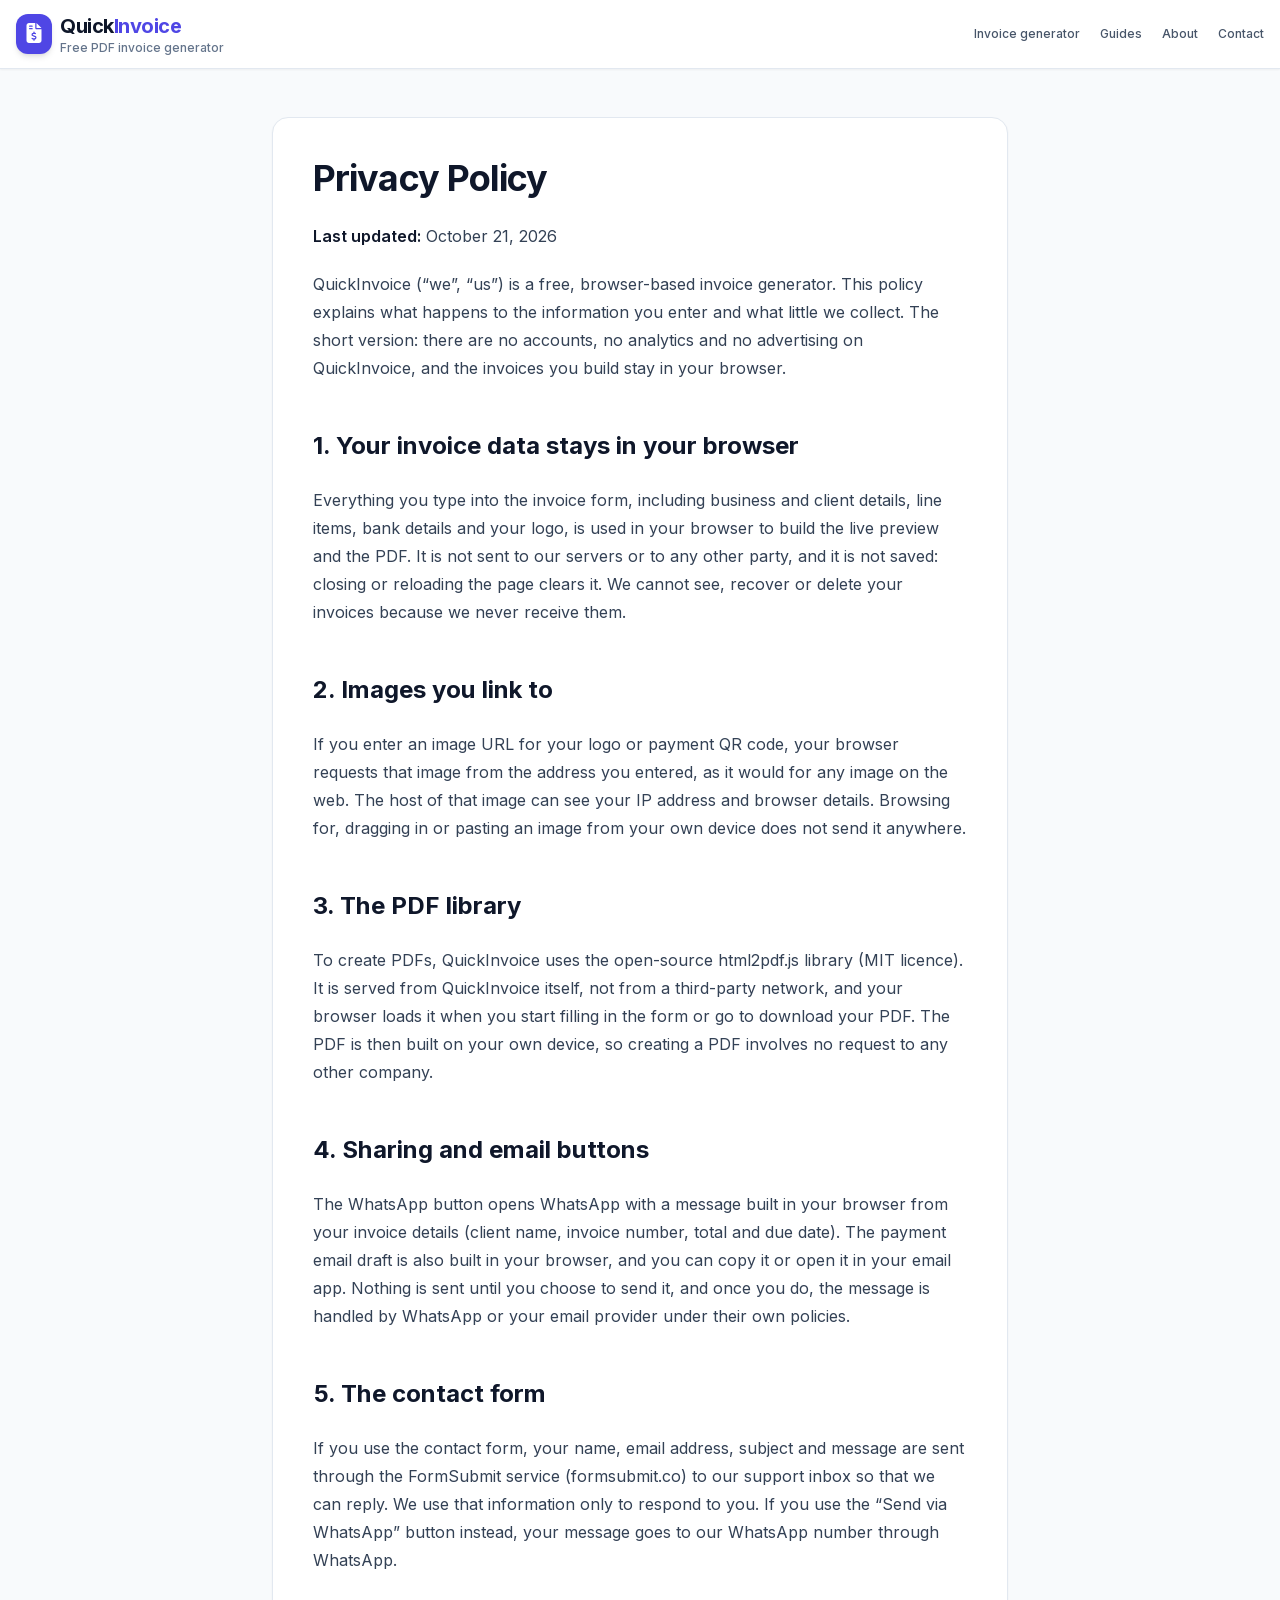
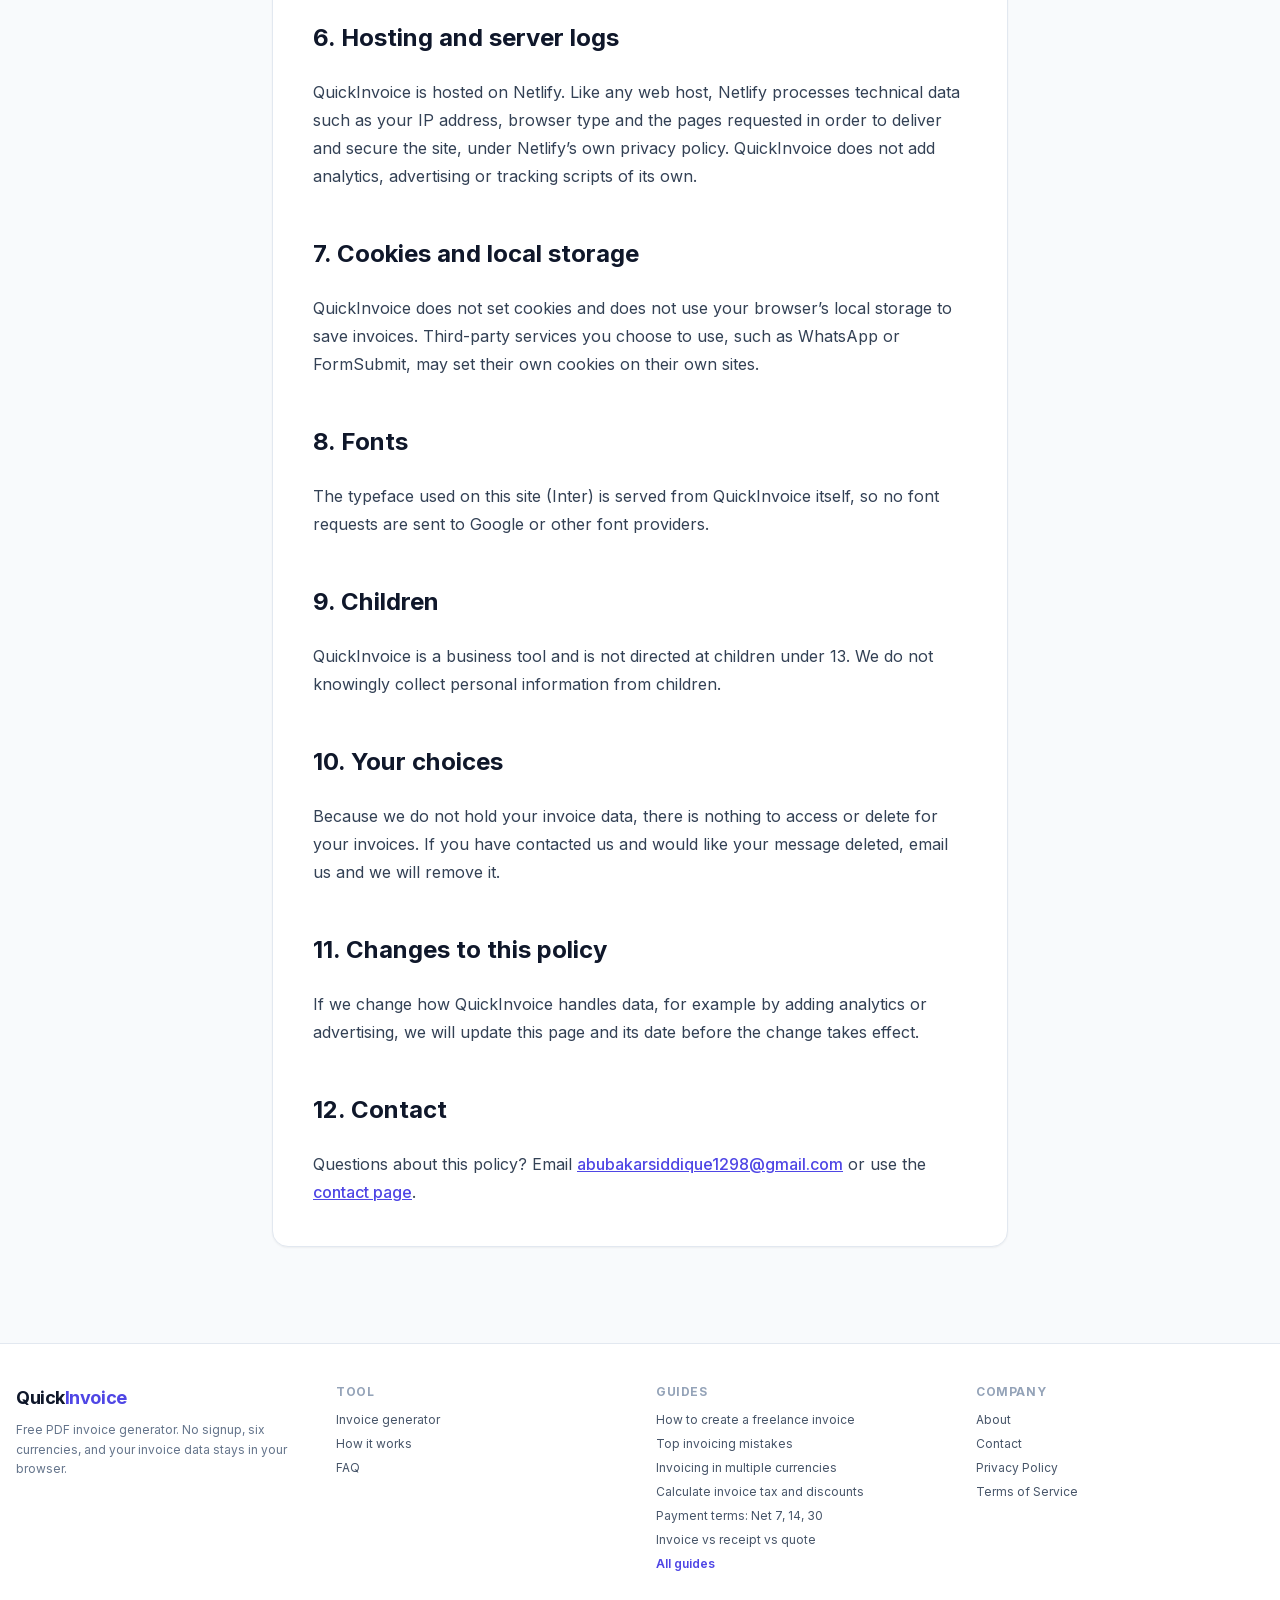
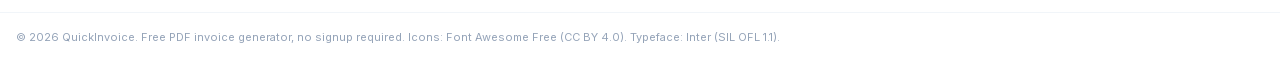
<file: privacy/index.html>
<!DOCTYPE html>
<html lang="en" class="scroll-smooth">
<head>
    <meta charset="utf-8">
    <meta name="viewport" content="width=device-width, initial-scale=1">
    <title>Privacy Policy | QuickInvoice</title>
    <meta name="description" content="How QuickInvoice handles your data: invoices are built in your browser and never uploaded, and there are no accounts, analytics or advertising cookies.">
    <meta name="robots" content="index, follow, max-image-preview:large">
    <meta name="theme-color" content="#4f46e5">
    <link rel="canonical" href="https://getquickinvoicepdf.netlify.app/privacy/">
    <link rel="icon" href="/favicon.ico?v=2" sizes="any">
    <link rel="icon" type="image/png" sizes="32x32" href="/icons/favicon-32x32.png?v=2">
    <link rel="icon" type="image/png" sizes="192x192" href="/icons/icon-192.png?v=2">
    <link rel="apple-touch-icon" sizes="180x180" href="/apple-touch-icon.png?v=2">
    <meta property="og:type" content="website">
    <meta property="og:site_name" content="QuickInvoice">
    <meta property="og:locale" content="en_US">
    <meta property="og:title" content="Privacy Policy | QuickInvoice">
    <meta property="og:description" content="How QuickInvoice handles your data: invoices are built in your browser and never uploaded, and there are no accounts, analytics or advertising cookies.">
    <meta property="og:url" content="https://getquickinvoicepdf.netlify.app/privacy/">
    <meta property="og:image" content="https://getquickinvoicepdf.netlify.app/og-image.png">
    <meta property="og:image:width" content="1200">
    <meta property="og:image:height" content="630">
    <meta property="og:image:alt" content="QuickInvoice: free PDF invoice generator with a live A4 preview">
    <meta name="twitter:card" content="summary_large_image">
    <meta name="twitter:title" content="Privacy Policy | QuickInvoice">
    <meta name="twitter:description" content="How QuickInvoice handles your data: invoices are built in your browser and never uploaded, and there are no accounts, analytics or advertising cookies.">
    <meta name="twitter:image" content="https://getquickinvoicepdf.netlify.app/og-image.png">
    <meta name="twitter:image:alt" content="QuickInvoice: free PDF invoice generator with a live A4 preview">
    <link rel="preload" href="../assets/fonts/inter-latin-var.woff" as="font" type="font/woff" crossorigin>
    <link rel="stylesheet" href="../assets/css/site.css">
</head>
<body class="bg-slate-50 text-slate-800 min-h-screen flex flex-col">
<!-- Icons: Font Awesome Free 6.4.0 by @fontawesome, https://fontawesome.com, licensed CC BY 4.0 (https://fontawesome.com/license/free) -->
<svg xmlns="http://www.w3.org/2000/svg" width="0" height="0" style="position:absolute" aria-hidden="true" focusable="false"><symbol id="i-file-invoice-dollar" viewBox="0 0 384 512"><path d="M64 0C28.7 0 0 28.7 0 64V448c0 35.3 28.7 64 64 64H320c35.3 0 64-28.7 64-64V160H256c-17.7 0-32-14.3-32-32V0H64zM256 0V128H384L256 0zM64 80c0-8.8 7.2-16 16-16h64c8.8 0 16 7.2 16 16s-7.2 16-16 16H80c-8.8 0-16-7.2-16-16zm0 64c0-8.8 7.2-16 16-16h64c8.8 0 16 7.2 16 16s-7.2 16-16 16H80c-8.8 0-16-7.2-16-16zm128 72c8.8 0 16 7.2 16 16v17.3c8.5 1.2 16.7 3.1 24.1 5.1c8.5 2.3 13.6 11 11.3 19.6s-11 13.6-19.6 11.3c-11.1-3-22-5.2-32.1-5.3c-8.4-.1-17.4 1.8-23.6 5.5c-5.7 3.4-8.1 7.3-8.1 12.8c0 3.7 1.3 6.5 7.3 10.1c6.9 4.1 16.6 7.1 29.2 10.9l.5 .1 0 0 0 0c11.3 3.4 25.3 7.6 36.3 14.6c12.1 7.6 22.4 19.7 22.7 38.2c.3 19.3-9.6 33.3-22.9 41.6c-7.7 4.8-16.4 7.6-25.1 9.1V440c0 8.8-7.2 16-16 16s-16-7.2-16-16V422.2c-11.2-2.1-21.7-5.7-30.9-8.9l0 0c-2.1-.7-4.2-1.4-6.2-2.1c-8.4-2.8-12.9-11.9-10.1-20.2s11.9-12.9 20.2-10.1c2.5 .8 4.8 1.6 7.1 2.4l0 0 0 0 0 0c13.6 4.6 24.6 8.4 36.3 8.7c9.1 .3 17.9-1.7 23.7-5.3c5.1-3.2 7.9-7.3 7.8-14c-.1-4.6-1.8-7.8-7.7-11.6c-6.8-4.3-16.5-7.4-29-11.2l-1.6-.5 0 0c-11-3.3-24.3-7.3-34.8-13.7c-12-7.2-22.6-18.9-22.7-37.3c-.1-19.4 10.8-32.8 23.8-40.5c7.5-4.4 15.8-7.2 24.1-8.7V232c0-8.8 7.2-16 16-16z"/></symbol></svg>
    <a href="#main" class="skip-link no-print">Skip to main content</a>

    <header class="w-full bg-white border-b border-slate-200 sticky top-0 z-40 shadow-sm no-print">
        <div class="max-w-7xl mx-auto px-4 py-3 flex flex-wrap items-center justify-between gap-x-6 gap-y-2">
            <a href="/" class="flex items-center gap-2" aria-label="QuickInvoice home">
                <span class="bg-indigo-600 text-white p-2 rounded-xl shadow-md" aria-hidden="true"><svg class="i text-lg sm:text-xl" aria-hidden="true" focusable="false"><use href="#i-file-invoice-dollar"/></svg></span>
                <span class="block">
                    <span class="block text-base sm:text-xl font-bold tracking-tight text-slate-900">Quick<span class="text-indigo-600">Invoice</span></span>
                    <span class="block text-[10px] sm:text-xs text-slate-500 font-medium">Free PDF invoice generator</span>
                </span>
            </a>
            <nav class="flex flex-wrap items-center gap-x-5 gap-y-1 text-xs font-medium text-slate-600" aria-label="Primary">
                <a href="/#generator" class="hover:text-indigo-600 transition">Invoice generator</a> <a href="/guides/" class="hover:text-indigo-600 transition">Guides</a> <a href="/about/" class="hover:text-indigo-600 transition">About</a> <a href="/contact/" class="hover:text-indigo-600 transition">Contact</a>
            </nav>
        </div>
    </header>

    <main id="main" class="flex-grow w-full">
        <div class="max-w-3xl mx-auto px-4 py-8 sm:py-12 w-full">
            <article class="bg-white rounded-2xl shadow-sm border border-slate-200 p-6 sm:p-10">
                <header>
                    
                    <h1 class="text-3xl sm:text-4xl font-extrabold tracking-tight text-slate-900">Privacy Policy</h1>
                    
                </header>
                <div class="prose prose-slate max-w-none prose-headings:scroll-mt-24 prose-headings:font-bold prose-a:text-indigo-600 prose-a:font-medium prose-table:text-sm prose-th:bg-slate-50 prose-code:before:content-none prose-code:after:content-none prose-code:bg-slate-100 prose-code:px-1 prose-code:py-0.5 prose-code:rounded prose-code:text-[0.9em] mt-6">

<p><strong>Last updated:</strong> October 21, 2026</p>
<p>QuickInvoice (&ldquo;we&rdquo;, &ldquo;us&rdquo;) is a free, browser-based invoice generator. This policy explains what happens to the information you enter and what little we collect. The short version: there are no accounts, no analytics and no advertising on QuickInvoice, and the invoices you build stay in your browser.</p>

<h2>1. Your invoice data stays in your browser</h2>
<p>Everything you type into the invoice form, including business and client details, line items, bank details and your logo, is used in your browser to build the live preview and the PDF. It is not sent to our servers or to any other party, and it is not saved: closing or reloading the page clears it. We cannot see, recover or delete your invoices because we never receive them.</p>

<h2>2. Images you link to</h2>
<p>If you enter an image URL for your logo or payment QR code, your browser requests that image from the address you entered, as it would for any image on the web. The host of that image can see your IP address and browser details. Browsing for, dragging in or pasting an image from your own device does not send it anywhere.</p>

<h2>3. The PDF library</h2>
<p>To create PDFs, QuickInvoice uses the open-source html2pdf.js library (MIT licence). It is served from QuickInvoice itself, not from a third-party network, and your browser loads it when you start filling in the form or go to download your PDF. The PDF is then built on your own device, so creating a PDF involves no request to any other company.</p>

<h2>4. Sharing and email buttons</h2>
<p>The WhatsApp button opens WhatsApp with a message built in your browser from your invoice details (client name, invoice number, total and due date). The payment email draft is also built in your browser, and you can copy it or open it in your email app. Nothing is sent until you choose to send it, and once you do, the message is handled by WhatsApp or your email provider under their own policies.</p>

<h2>5. The contact form</h2>
<p>If you use the contact form, your name, email address, subject and message are sent through the FormSubmit service (formsubmit.co) to our support inbox so that we can reply. We use that information only to respond to you. If you use the &ldquo;Send via WhatsApp&rdquo; button instead, your message goes to our WhatsApp number through WhatsApp.</p>

<h2>6. Hosting and server logs</h2>
<p>QuickInvoice is hosted on Netlify. Like any web host, Netlify processes technical data such as your IP address, browser type and the pages requested in order to deliver and secure the site, under Netlify&rsquo;s own privacy policy. QuickInvoice does not add analytics, advertising or tracking scripts of its own.</p>

<h2>7. Cookies and local storage</h2>
<p>QuickInvoice does not set cookies and does not use your browser&rsquo;s local storage to save invoices. Third-party services you choose to use, such as WhatsApp or FormSubmit, may set their own cookies on their own sites.</p>

<h2>8. Fonts</h2>
<p>The typeface used on this site (Inter) is served from QuickInvoice itself, so no font requests are sent to Google or other font providers.</p>

<h2>9. Children</h2>
<p>QuickInvoice is a business tool and is not directed at children under 13. We do not knowingly collect personal information from children.</p>

<h2>10. Your choices</h2>
<p>Because we do not hold your invoice data, there is nothing to access or delete for your invoices. If you have contacted us and would like your message deleted, email us and we will remove it.</p>

<h2>11. Changes to this policy</h2>
<p>If we change how QuickInvoice handles data, for example by adding analytics or advertising, we will update this page and its date before the change takes effect.</p>

<h2>12. Contact</h2>
<p>Questions about this policy? Email <a href="mailto:abubakarsiddique1298@gmail.com">abubakarsiddique1298@gmail.com</a> or use the <a href="/contact/">contact page</a>.</p>

                </div>
            </article>
        </div>
    </main>

    <footer class="bg-white border-t border-slate-200 mt-12 no-print">
        <div class="max-w-7xl mx-auto px-4 py-10 grid gap-8 sm:grid-cols-2 lg:grid-cols-4">
            <div>
                <p class="text-lg font-bold tracking-tight text-slate-900">Quick<span class="text-indigo-600">Invoice</span></p>
                <p class="mt-2 text-xs text-slate-500 leading-relaxed">Free PDF invoice generator. No signup, six currencies, and your invoice data stays in your browser.</p>
            </div>
            <nav aria-label="Tool">
                <p class="text-xs font-bold uppercase tracking-wider text-slate-400">Tool</p>
                <ul class="mt-3 space-y-2 text-xs text-slate-600">
                    <li><a href="/#generator" class="hover:text-indigo-600 transition">Invoice generator</a></li>
                    <li><a href="/#how-it-works" class="hover:text-indigo-600 transition">How it works</a></li>
                    <li><a href="/#faq" class="hover:text-indigo-600 transition">FAQ</a></li>
                </ul>
            </nav>
            <nav aria-label="Guides">
                <p class="text-xs font-bold uppercase tracking-wider text-slate-400">Guides</p>
                <ul class="mt-3 space-y-2 text-xs text-slate-600"><li><a href="/guides/how-to-create-a-freelance-invoice/" class="hover:text-indigo-600 transition">How to create a freelance invoice</a></li><li><a href="/guides/invoicing-mistakes-to-avoid/" class="hover:text-indigo-600 transition">Top invoicing mistakes</a></li><li><a href="/guides/invoicing-in-multiple-currencies/" class="hover:text-indigo-600 transition">Invoicing in multiple currencies</a></li><li><a href="/guides/calculate-invoice-tax-and-discounts/" class="hover:text-indigo-600 transition">Calculate invoice tax and discounts</a></li><li><a href="/guides/invoice-payment-terms-net-7-net-14-net-30/" class="hover:text-indigo-600 transition">Payment terms: Net 7, 14, 30</a></li><li><a href="/guides/invoice-vs-receipt-vs-quote/" class="hover:text-indigo-600 transition">Invoice vs receipt vs quote</a></li>
                    <li><a href="/guides/" class="font-semibold text-indigo-600 hover:underline">All guides</a></li>
                </ul>
            </nav>
            <nav aria-label="Company">
                <p class="text-xs font-bold uppercase tracking-wider text-slate-400">Company</p>
                <ul class="mt-3 space-y-2 text-xs text-slate-600">
                    <li><a href="/about/" class="hover:text-indigo-600 transition">About</a></li>
                    <li><a href="/contact/" class="hover:text-indigo-600 transition">Contact</a></li>
                    <li><a href="/privacy/" class="hover:text-indigo-600 transition">Privacy Policy</a></li>
                    <li><a href="/terms/" class="hover:text-indigo-600 transition">Terms of Service</a></li>
                </ul>
            </nav>
        </div>
        <div class="border-t border-slate-100">
            <p class="max-w-7xl mx-auto px-4 py-4 text-[11px] text-slate-400">&copy; 2026 QuickInvoice. Free PDF invoice generator, no signup required. Icons: Font Awesome Free (CC BY 4.0). Typeface: Inter (SIL OFL 1.1).</p>
        </div>
    </footer>

</body>
</html>
</file>
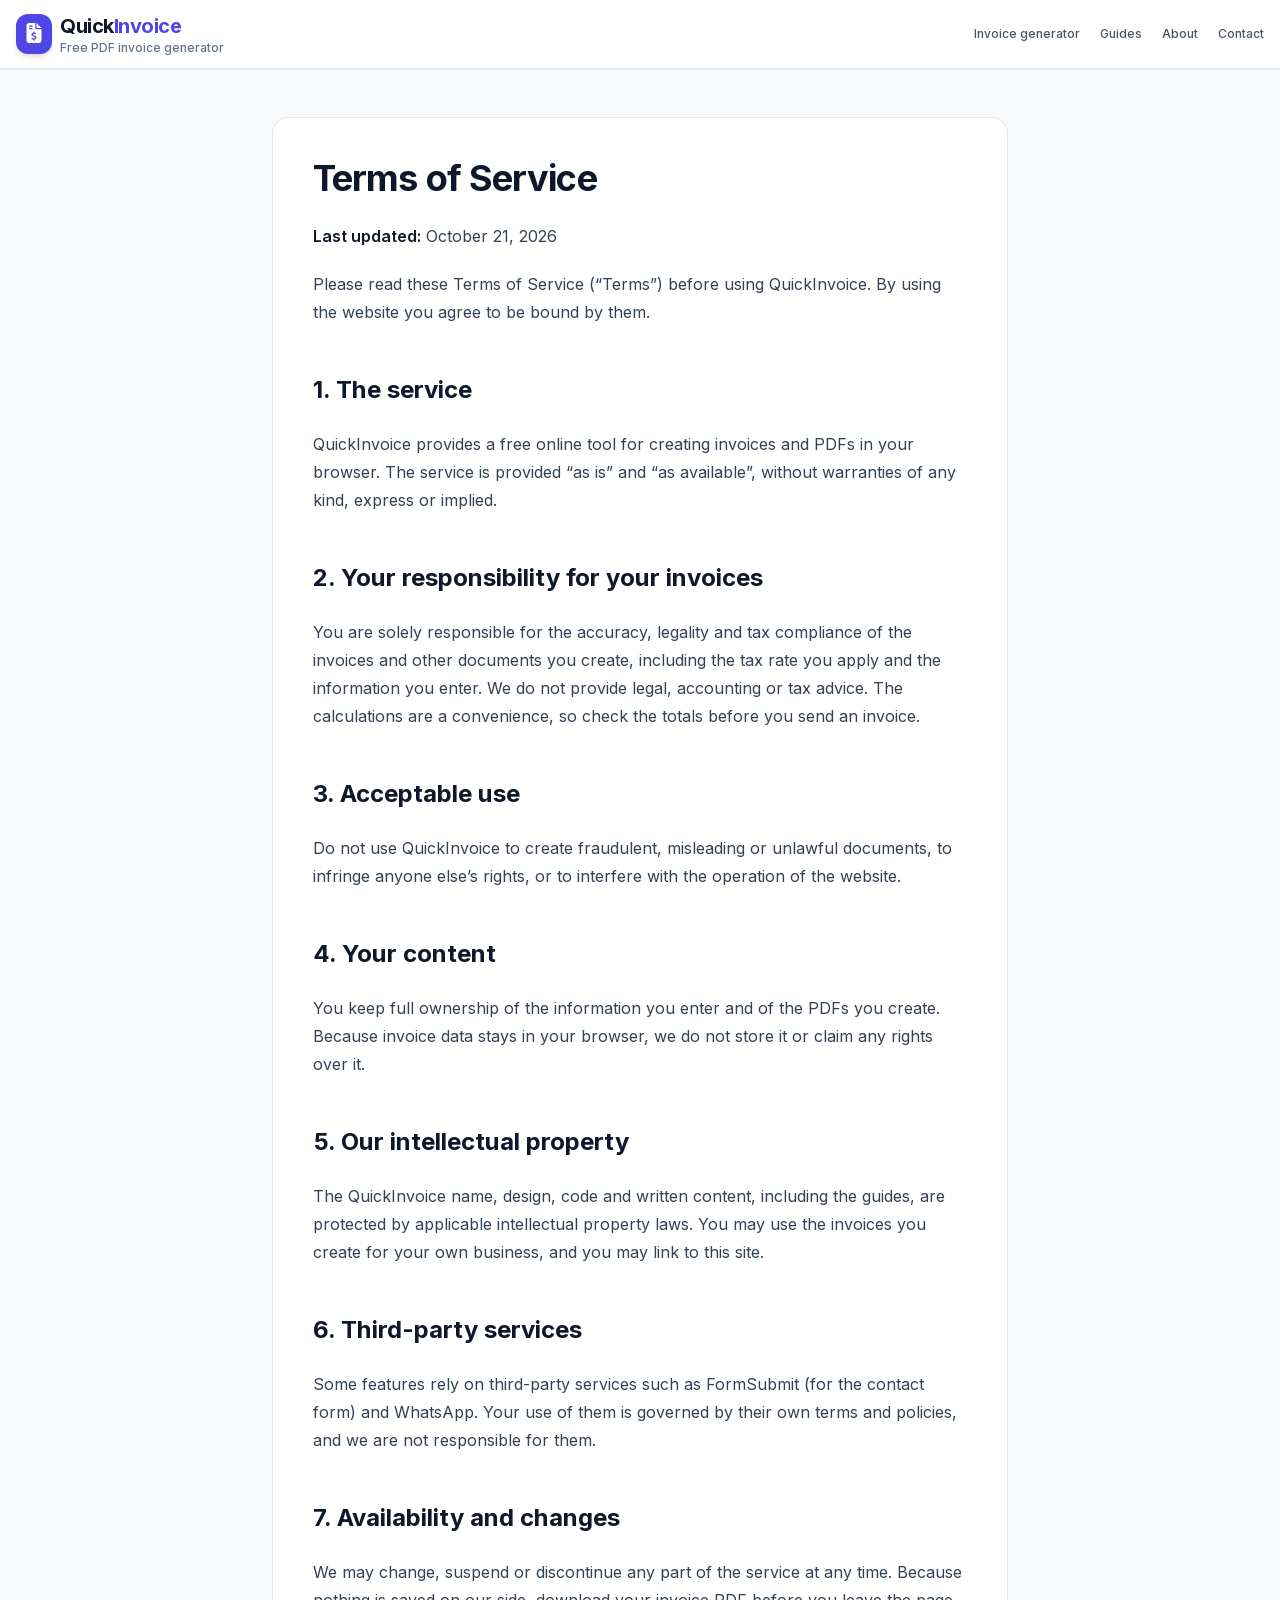
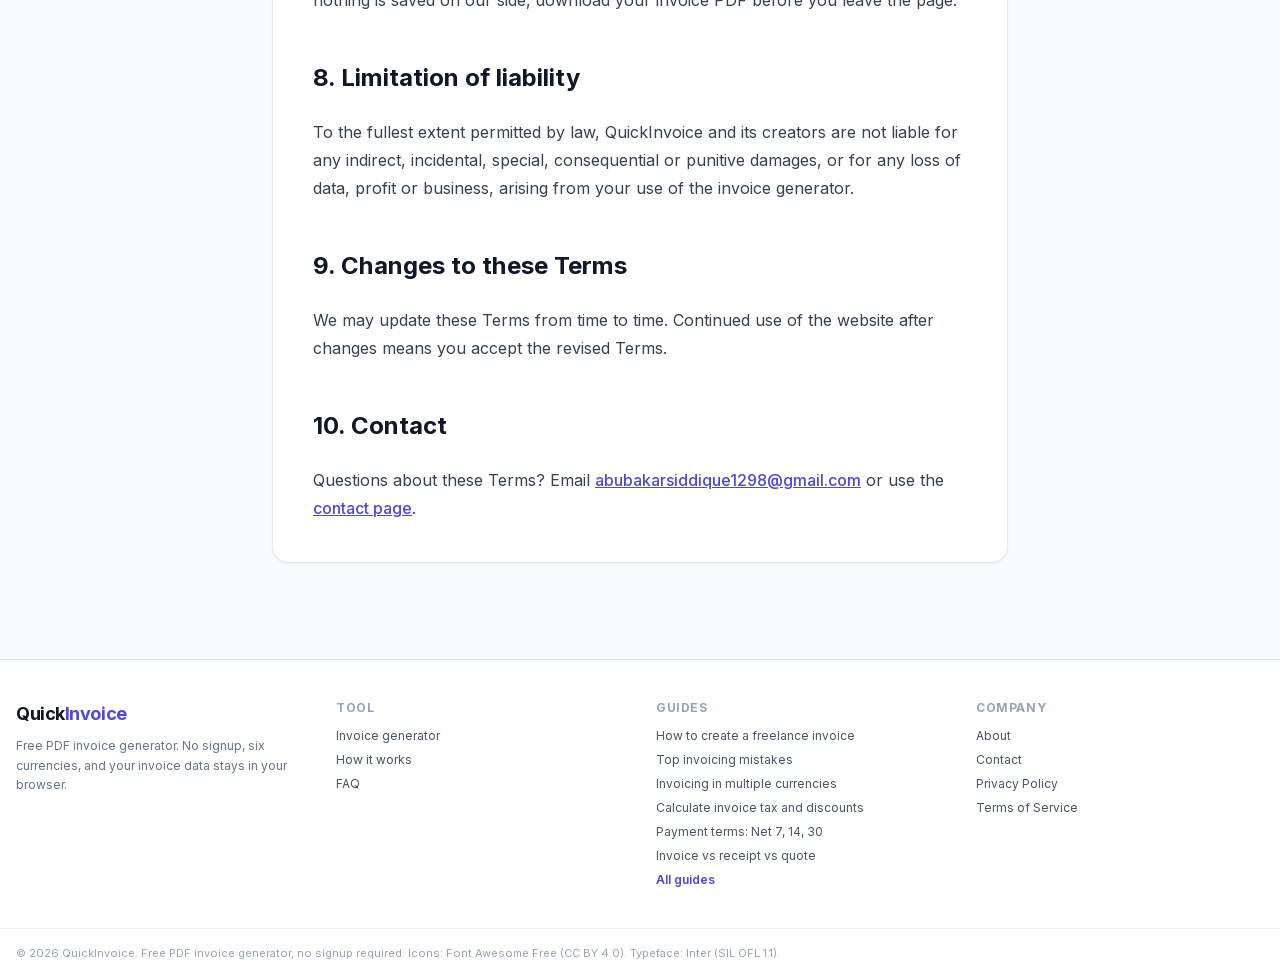
<file: terms/index.html>
<!DOCTYPE html>
<html lang="en" class="scroll-smooth">
<head>
    <meta charset="utf-8">
    <meta name="viewport" content="width=device-width, initial-scale=1">
    <title>Terms of Service | QuickInvoice</title>
    <meta name="description" content="The terms for using QuickInvoice, the free browser-based PDF invoice generator, including your responsibility for the invoices you create.">
    <meta name="robots" content="index, follow, max-image-preview:large">
    <meta name="theme-color" content="#4f46e5">
    <link rel="canonical" href="https://getquickinvoicepdf.netlify.app/terms/">
    <link rel="icon" href="/favicon.ico?v=2" sizes="any">
    <link rel="icon" type="image/png" sizes="32x32" href="/icons/favicon-32x32.png?v=2">
    <link rel="icon" type="image/png" sizes="192x192" href="/icons/icon-192.png?v=2">
    <link rel="apple-touch-icon" sizes="180x180" href="/apple-touch-icon.png?v=2">
    <meta property="og:type" content="website">
    <meta property="og:site_name" content="QuickInvoice">
    <meta property="og:locale" content="en_US">
    <meta property="og:title" content="Terms of Service | QuickInvoice">
    <meta property="og:description" content="The terms for using QuickInvoice, the free browser-based PDF invoice generator, including your responsibility for the invoices you create.">
    <meta property="og:url" content="https://getquickinvoicepdf.netlify.app/terms/">
    <meta property="og:image" content="https://getquickinvoicepdf.netlify.app/og-image.png">
    <meta property="og:image:width" content="1200">
    <meta property="og:image:height" content="630">
    <meta property="og:image:alt" content="QuickInvoice: free PDF invoice generator with a live A4 preview">
    <meta name="twitter:card" content="summary_large_image">
    <meta name="twitter:title" content="Terms of Service | QuickInvoice">
    <meta name="twitter:description" content="The terms for using QuickInvoice, the free browser-based PDF invoice generator, including your responsibility for the invoices you create.">
    <meta name="twitter:image" content="https://getquickinvoicepdf.netlify.app/og-image.png">
    <meta name="twitter:image:alt" content="QuickInvoice: free PDF invoice generator with a live A4 preview">
    <link rel="preload" href="../assets/fonts/inter-latin-var.woff" as="font" type="font/woff" crossorigin>
    <link rel="stylesheet" href="../assets/css/site.css">
</head>
<body class="bg-slate-50 text-slate-800 min-h-screen flex flex-col">
<!-- Icons: Font Awesome Free 6.4.0 by @fontawesome, https://fontawesome.com, licensed CC BY 4.0 (https://fontawesome.com/license/free) -->
<svg xmlns="http://www.w3.org/2000/svg" width="0" height="0" style="position:absolute" aria-hidden="true" focusable="false"><symbol id="i-file-invoice-dollar" viewBox="0 0 384 512"><path d="M64 0C28.7 0 0 28.7 0 64V448c0 35.3 28.7 64 64 64H320c35.3 0 64-28.7 64-64V160H256c-17.7 0-32-14.3-32-32V0H64zM256 0V128H384L256 0zM64 80c0-8.8 7.2-16 16-16h64c8.8 0 16 7.2 16 16s-7.2 16-16 16H80c-8.8 0-16-7.2-16-16zm0 64c0-8.8 7.2-16 16-16h64c8.8 0 16 7.2 16 16s-7.2 16-16 16H80c-8.8 0-16-7.2-16-16zm128 72c8.8 0 16 7.2 16 16v17.3c8.5 1.2 16.7 3.1 24.1 5.1c8.5 2.3 13.6 11 11.3 19.6s-11 13.6-19.6 11.3c-11.1-3-22-5.2-32.1-5.3c-8.4-.1-17.4 1.8-23.6 5.5c-5.7 3.4-8.1 7.3-8.1 12.8c0 3.7 1.3 6.5 7.3 10.1c6.9 4.1 16.6 7.1 29.2 10.9l.5 .1 0 0 0 0c11.3 3.4 25.3 7.6 36.3 14.6c12.1 7.6 22.4 19.7 22.7 38.2c.3 19.3-9.6 33.3-22.9 41.6c-7.7 4.8-16.4 7.6-25.1 9.1V440c0 8.8-7.2 16-16 16s-16-7.2-16-16V422.2c-11.2-2.1-21.7-5.7-30.9-8.9l0 0c-2.1-.7-4.2-1.4-6.2-2.1c-8.4-2.8-12.9-11.9-10.1-20.2s11.9-12.9 20.2-10.1c2.5 .8 4.8 1.6 7.1 2.4l0 0 0 0 0 0c13.6 4.6 24.6 8.4 36.3 8.7c9.1 .3 17.9-1.7 23.7-5.3c5.1-3.2 7.9-7.3 7.8-14c-.1-4.6-1.8-7.8-7.7-11.6c-6.8-4.3-16.5-7.4-29-11.2l-1.6-.5 0 0c-11-3.3-24.3-7.3-34.8-13.7c-12-7.2-22.6-18.9-22.7-37.3c-.1-19.4 10.8-32.8 23.8-40.5c7.5-4.4 15.8-7.2 24.1-8.7V232c0-8.8 7.2-16 16-16z"/></symbol></svg>
    <a href="#main" class="skip-link no-print">Skip to main content</a>

    <header class="w-full bg-white border-b border-slate-200 sticky top-0 z-40 shadow-sm no-print">
        <div class="max-w-7xl mx-auto px-4 py-3 flex flex-wrap items-center justify-between gap-x-6 gap-y-2">
            <a href="/" class="flex items-center gap-2" aria-label="QuickInvoice home">
                <span class="bg-indigo-600 text-white p-2 rounded-xl shadow-md" aria-hidden="true"><svg class="i text-lg sm:text-xl" aria-hidden="true" focusable="false"><use href="#i-file-invoice-dollar"/></svg></span>
                <span class="block">
                    <span class="block text-base sm:text-xl font-bold tracking-tight text-slate-900">Quick<span class="text-indigo-600">Invoice</span></span>
                    <span class="block text-[10px] sm:text-xs text-slate-500 font-medium">Free PDF invoice generator</span>
                </span>
            </a>
            <nav class="flex flex-wrap items-center gap-x-5 gap-y-1 text-xs font-medium text-slate-600" aria-label="Primary">
                <a href="/#generator" class="hover:text-indigo-600 transition">Invoice generator</a> <a href="/guides/" class="hover:text-indigo-600 transition">Guides</a> <a href="/about/" class="hover:text-indigo-600 transition">About</a> <a href="/contact/" class="hover:text-indigo-600 transition">Contact</a>
            </nav>
        </div>
    </header>

    <main id="main" class="flex-grow w-full">
        <div class="max-w-3xl mx-auto px-4 py-8 sm:py-12 w-full">
            <article class="bg-white rounded-2xl shadow-sm border border-slate-200 p-6 sm:p-10">
                <header>
                    
                    <h1 class="text-3xl sm:text-4xl font-extrabold tracking-tight text-slate-900">Terms of Service</h1>
                    
                </header>
                <div class="prose prose-slate max-w-none prose-headings:scroll-mt-24 prose-headings:font-bold prose-a:text-indigo-600 prose-a:font-medium prose-table:text-sm prose-th:bg-slate-50 prose-code:before:content-none prose-code:after:content-none prose-code:bg-slate-100 prose-code:px-1 prose-code:py-0.5 prose-code:rounded prose-code:text-[0.9em] mt-6">

<p><strong>Last updated:</strong> October 21, 2026</p>
<p>Please read these Terms of Service (&ldquo;Terms&rdquo;) before using QuickInvoice. By using the website you agree to be bound by them.</p>

<h2>1. The service</h2>
<p>QuickInvoice provides a free online tool for creating invoices and PDFs in your browser. The service is provided &ldquo;as is&rdquo; and &ldquo;as available&rdquo;, without warranties of any kind, express or implied.</p>

<h2>2. Your responsibility for your invoices</h2>
<p>You are solely responsible for the accuracy, legality and tax compliance of the invoices and other documents you create, including the tax rate you apply and the information you enter. We do not provide legal, accounting or tax advice. The calculations are a convenience, so check the totals before you send an invoice.</p>

<h2>3. Acceptable use</h2>
<p>Do not use QuickInvoice to create fraudulent, misleading or unlawful documents, to infringe anyone else&rsquo;s rights, or to interfere with the operation of the website.</p>

<h2>4. Your content</h2>
<p>You keep full ownership of the information you enter and of the PDFs you create. Because invoice data stays in your browser, we do not store it or claim any rights over it.</p>

<h2>5. Our intellectual property</h2>
<p>The QuickInvoice name, design, code and written content, including the guides, are protected by applicable intellectual property laws. You may use the invoices you create for your own business, and you may link to this site.</p>

<h2>6. Third-party services</h2>
<p>Some features rely on third-party services such as FormSubmit (for the contact form) and WhatsApp. Your use of them is governed by their own terms and policies, and we are not responsible for them.</p>

<h2>7. Availability and changes</h2>
<p>We may change, suspend or discontinue any part of the service at any time. Because nothing is saved on our side, download your invoice PDF before you leave the page.</p>

<h2>8. Limitation of liability</h2>
<p>To the fullest extent permitted by law, QuickInvoice and its creators are not liable for any indirect, incidental, special, consequential or punitive damages, or for any loss of data, profit or business, arising from your use of the invoice generator.</p>

<h2>9. Changes to these Terms</h2>
<p>We may update these Terms from time to time. Continued use of the website after changes means you accept the revised Terms.</p>

<h2>10. Contact</h2>
<p>Questions about these Terms? Email <a href="mailto:abubakarsiddique1298@gmail.com">abubakarsiddique1298@gmail.com</a> or use the <a href="/contact/">contact page</a>.</p>

                </div>
            </article>
        </div>
    </main>

    <footer class="bg-white border-t border-slate-200 mt-12 no-print">
        <div class="max-w-7xl mx-auto px-4 py-10 grid gap-8 sm:grid-cols-2 lg:grid-cols-4">
            <div>
                <p class="text-lg font-bold tracking-tight text-slate-900">Quick<span class="text-indigo-600">Invoice</span></p>
                <p class="mt-2 text-xs text-slate-500 leading-relaxed">Free PDF invoice generator. No signup, six currencies, and your invoice data stays in your browser.</p>
            </div>
            <nav aria-label="Tool">
                <p class="text-xs font-bold uppercase tracking-wider text-slate-400">Tool</p>
                <ul class="mt-3 space-y-2 text-xs text-slate-600">
                    <li><a href="/#generator" class="hover:text-indigo-600 transition">Invoice generator</a></li>
                    <li><a href="/#how-it-works" class="hover:text-indigo-600 transition">How it works</a></li>
                    <li><a href="/#faq" class="hover:text-indigo-600 transition">FAQ</a></li>
                </ul>
            </nav>
            <nav aria-label="Guides">
                <p class="text-xs font-bold uppercase tracking-wider text-slate-400">Guides</p>
                <ul class="mt-3 space-y-2 text-xs text-slate-600"><li><a href="/guides/how-to-create-a-freelance-invoice/" class="hover:text-indigo-600 transition">How to create a freelance invoice</a></li><li><a href="/guides/invoicing-mistakes-to-avoid/" class="hover:text-indigo-600 transition">Top invoicing mistakes</a></li><li><a href="/guides/invoicing-in-multiple-currencies/" class="hover:text-indigo-600 transition">Invoicing in multiple currencies</a></li><li><a href="/guides/calculate-invoice-tax-and-discounts/" class="hover:text-indigo-600 transition">Calculate invoice tax and discounts</a></li><li><a href="/guides/invoice-payment-terms-net-7-net-14-net-30/" class="hover:text-indigo-600 transition">Payment terms: Net 7, 14, 30</a></li><li><a href="/guides/invoice-vs-receipt-vs-quote/" class="hover:text-indigo-600 transition">Invoice vs receipt vs quote</a></li>
                    <li><a href="/guides/" class="font-semibold text-indigo-600 hover:underline">All guides</a></li>
                </ul>
            </nav>
            <nav aria-label="Company">
                <p class="text-xs font-bold uppercase tracking-wider text-slate-400">Company</p>
                <ul class="mt-3 space-y-2 text-xs text-slate-600">
                    <li><a href="/about/" class="hover:text-indigo-600 transition">About</a></li>
                    <li><a href="/contact/" class="hover:text-indigo-600 transition">Contact</a></li>
                    <li><a href="/privacy/" class="hover:text-indigo-600 transition">Privacy Policy</a></li>
                    <li><a href="/terms/" class="hover:text-indigo-600 transition">Terms of Service</a></li>
                </ul>
            </nav>
        </div>
        <div class="border-t border-slate-100">
            <p class="max-w-7xl mx-auto px-4 py-4 text-[11px] text-slate-400">&copy; 2026 QuickInvoice. Free PDF invoice generator, no signup required. Icons: Font Awesome Free (CC BY 4.0). Typeface: Inter (SIL OFL 1.1).</p>
        </div>
    </footer>

</body>
</html>
</file>
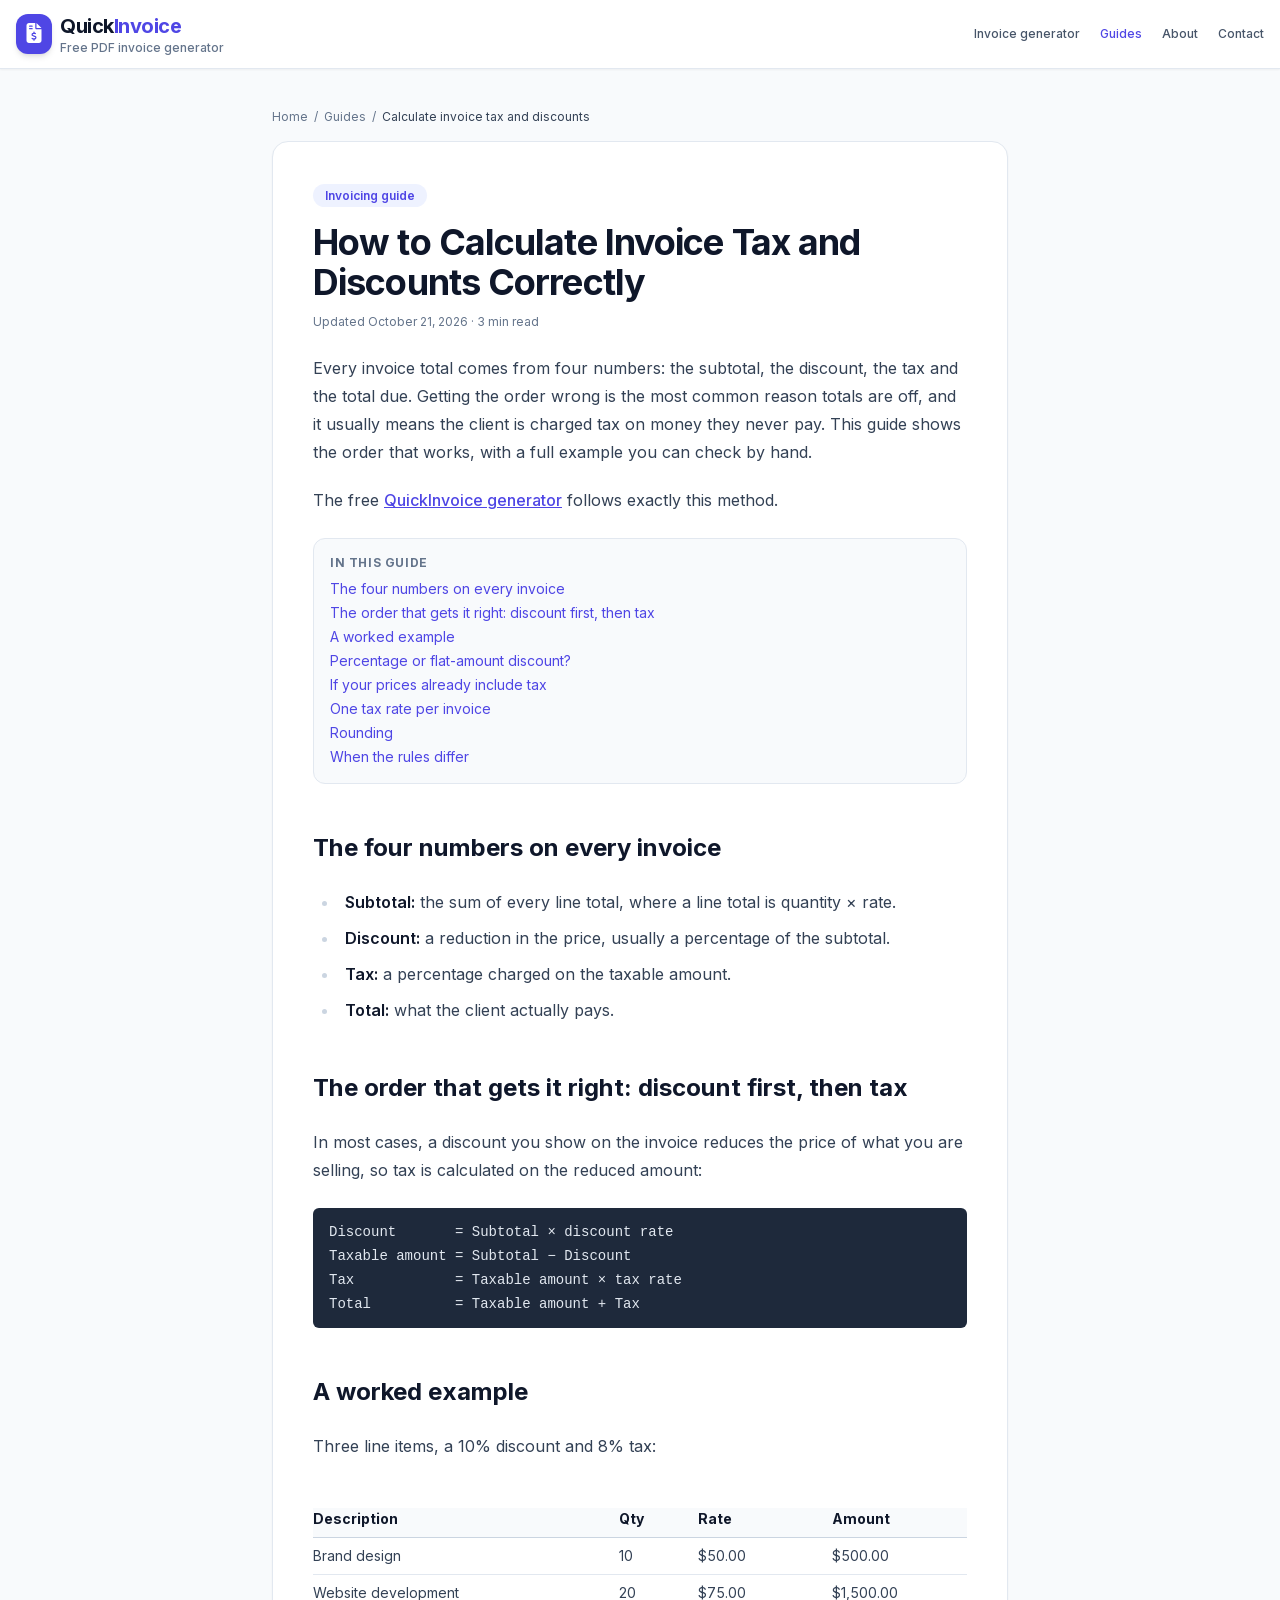
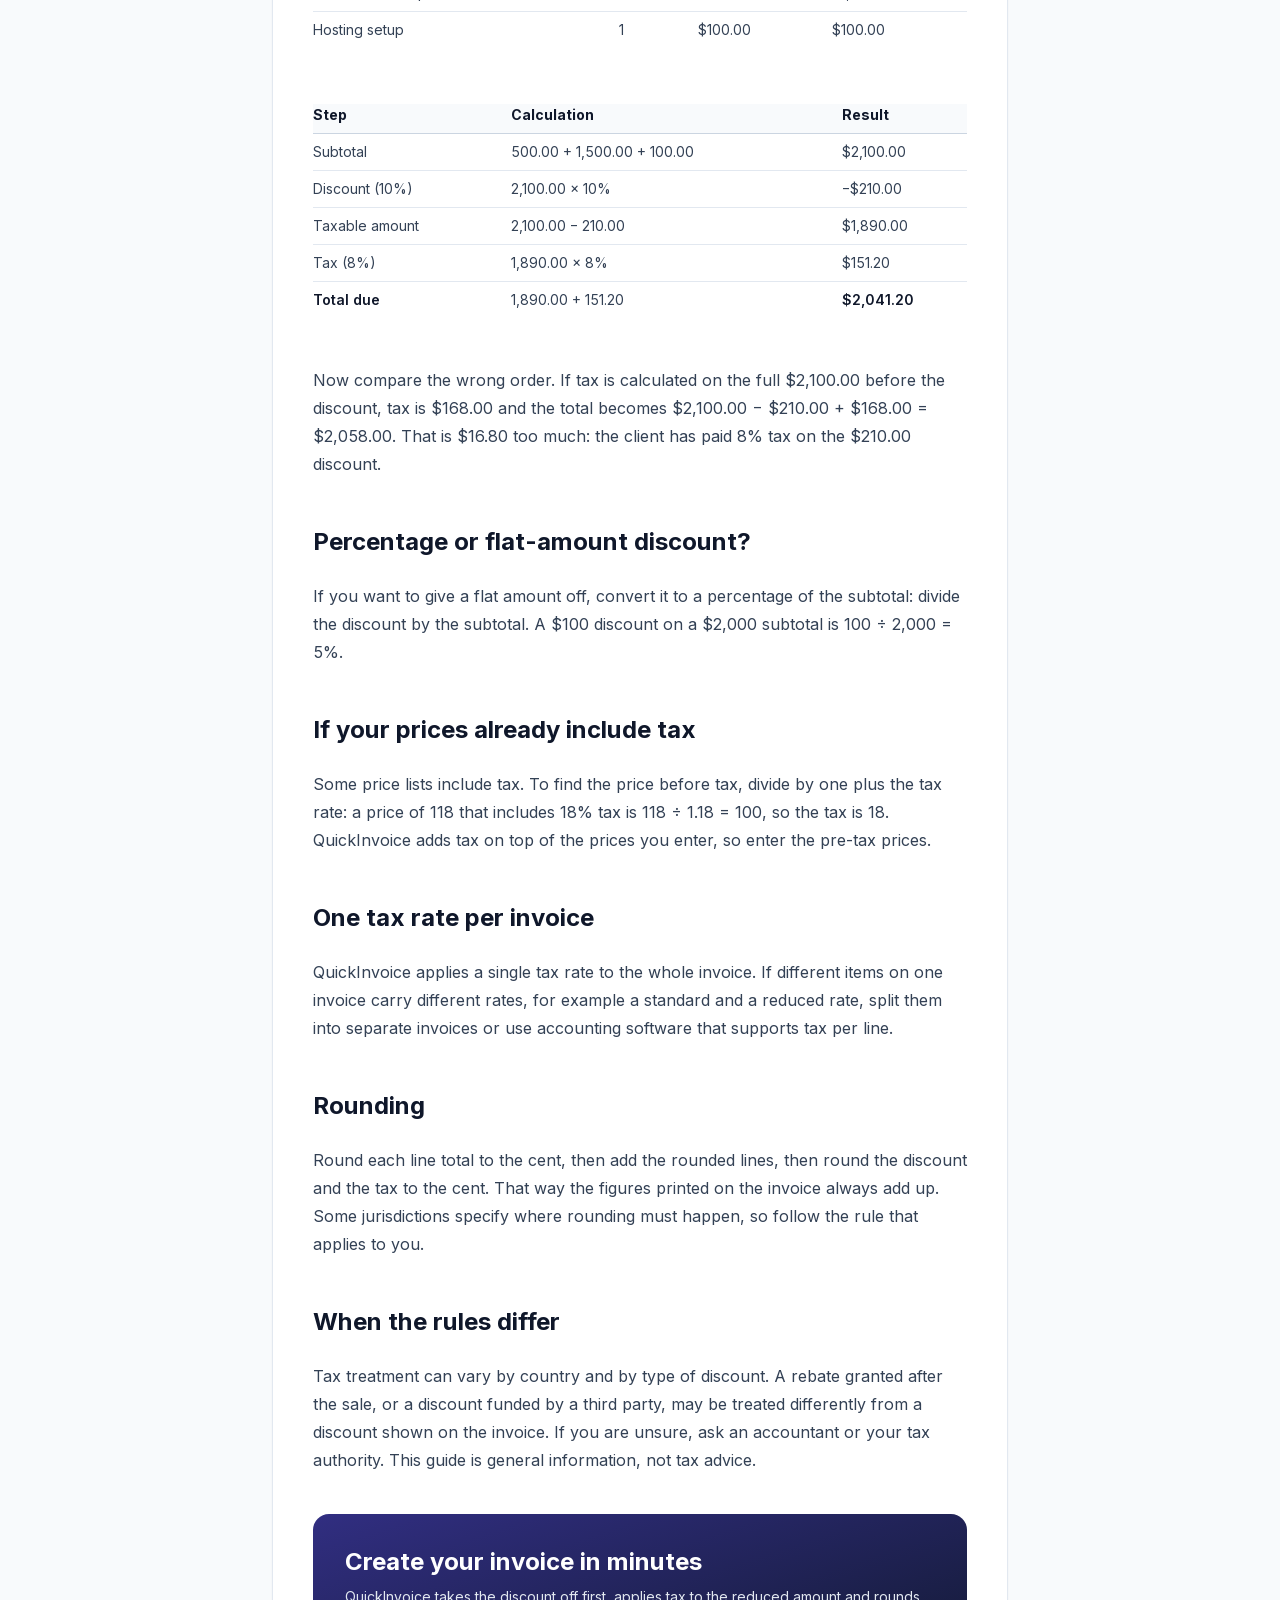
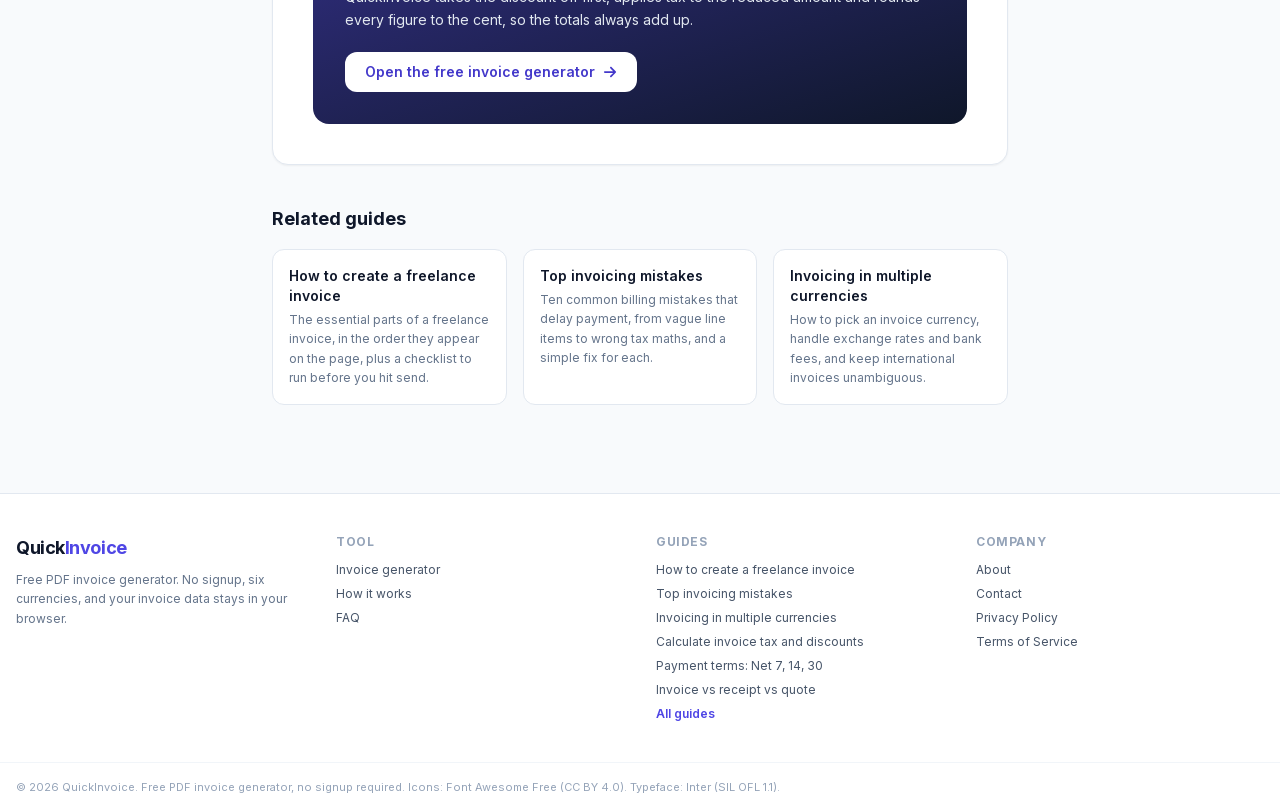
<file: guides/calculate-invoice-tax-and-discounts/index.html>
<!DOCTYPE html>
<html lang="en" class="scroll-smooth">
<head>
    <meta charset="utf-8">
    <meta name="viewport" content="width=device-width, initial-scale=1">
    <title>How to Calculate Invoice Tax and Discounts, With Examples</title>
    <meta name="description" content="Subtotal, discount, tax and total in the right order, with a worked example, flat versus percentage discounts, tax-inclusive prices and rounding.">
    <meta name="robots" content="index, follow, max-image-preview:large">
    <meta name="theme-color" content="#4f46e5">
    <link rel="canonical" href="https://getquickinvoicepdf.netlify.app/guides/calculate-invoice-tax-and-discounts/">
    <link rel="icon" href="/favicon.ico?v=2" sizes="any">
    <link rel="icon" type="image/png" sizes="32x32" href="/icons/favicon-32x32.png?v=2">
    <link rel="icon" type="image/png" sizes="192x192" href="/icons/icon-192.png?v=2">
    <link rel="apple-touch-icon" sizes="180x180" href="/apple-touch-icon.png?v=2">
    <meta property="og:type" content="article">
    <meta property="og:site_name" content="QuickInvoice">
    <meta property="og:locale" content="en_US">
    <meta property="og:title" content="How to Calculate Invoice Tax and Discounts, With Examples">
    <meta property="og:description" content="Subtotal, discount, tax and total in the right order, with a worked example, flat versus percentage discounts, tax-inclusive prices and rounding.">
    <meta property="og:url" content="https://getquickinvoicepdf.netlify.app/guides/calculate-invoice-tax-and-discounts/">
    <meta property="og:image" content="https://getquickinvoicepdf.netlify.app/og-image.png">
    <meta property="og:image:width" content="1200">
    <meta property="og:image:height" content="630">
    <meta property="og:image:alt" content="QuickInvoice: free PDF invoice generator with a live A4 preview">
    <meta property="article:published_time" content="2026-10-21">
    <meta property="article:modified_time" content="2026-10-21">
    <meta name="twitter:card" content="summary_large_image">
    <meta name="twitter:title" content="How to Calculate Invoice Tax and Discounts, With Examples">
    <meta name="twitter:description" content="Subtotal, discount, tax and total in the right order, with a worked example, flat versus percentage discounts, tax-inclusive prices and rounding.">
    <meta name="twitter:image" content="https://getquickinvoicepdf.netlify.app/og-image.png">
    <meta name="twitter:image:alt" content="QuickInvoice: free PDF invoice generator with a live A4 preview">
    <script type="application/ld+json">
{
  "@context": "https://schema.org",
  "@graph": [
    {
      "@type": "BreadcrumbList",
      "itemListElement": [
        {
          "@type": "ListItem",
          "position": 1,
          "name": "Home",
          "item": "https://getquickinvoicepdf.netlify.app/"
        },
        {
          "@type": "ListItem",
          "position": 2,
          "name": "Guides",
          "item": "https://getquickinvoicepdf.netlify.app/guides/"
        },
        {
          "@type": "ListItem",
          "position": 3,
          "name": "Calculate invoice tax and discounts"
        }
      ]
    },
    {
      "@type": "Article",
      "headline": "How to Calculate Invoice Tax and Discounts Correctly",
      "description": "Subtotal, discount, tax and total in the right order, with a worked example, flat versus percentage discounts, tax-inclusive prices and rounding.",
      "image": "https://getquickinvoicepdf.netlify.app/og-image.png",
      "datePublished": "2026-10-21",
      "dateModified": "2026-10-21",
      "inLanguage": "en",
      "mainEntityOfPage": {
        "@type": "WebPage",
        "@id": "https://getquickinvoicepdf.netlify.app/guides/calculate-invoice-tax-and-discounts/"
      },
      "author": {
        "@type": "Organization",
        "name": "QuickInvoice",
        "url": "https://getquickinvoicepdf.netlify.app/"
      },
      "publisher": {
        "@type": "Organization",
        "name": "QuickInvoice",
        "url": "https://getquickinvoicepdf.netlify.app/",
        "logo": {
          "@type": "ImageObject",
          "url": "https://getquickinvoicepdf.netlify.app/apple-touch-icon.png"
        }
      }
    }
  ]
}
</script>
    <link rel="preload" href="../../assets/fonts/inter-latin-var.woff" as="font" type="font/woff" crossorigin>
    <link rel="stylesheet" href="../../assets/css/site.css">
</head>
<body class="bg-slate-50 text-slate-800 min-h-screen flex flex-col">
<!-- Icons: Font Awesome Free 6.4.0 by @fontawesome, https://fontawesome.com, licensed CC BY 4.0 (https://fontawesome.com/license/free) -->
<svg xmlns="http://www.w3.org/2000/svg" width="0" height="0" style="position:absolute" aria-hidden="true" focusable="false"><symbol id="i-arrow-right" viewBox="0 0 448 512"><path d="M438.6 278.6c12.5-12.5 12.5-32.8 0-45.3l-160-160c-12.5-12.5-32.8-12.5-45.3 0s-12.5 32.8 0 45.3L338.8 224 32 224c-17.7 0-32 14.3-32 32s14.3 32 32 32l306.7 0L233.4 393.4c-12.5 12.5-12.5 32.8 0 45.3s32.8 12.5 45.3 0l160-160z"/></symbol><symbol id="i-file-invoice-dollar" viewBox="0 0 384 512"><path d="M64 0C28.7 0 0 28.7 0 64V448c0 35.3 28.7 64 64 64H320c35.3 0 64-28.7 64-64V160H256c-17.7 0-32-14.3-32-32V0H64zM256 0V128H384L256 0zM64 80c0-8.8 7.2-16 16-16h64c8.8 0 16 7.2 16 16s-7.2 16-16 16H80c-8.8 0-16-7.2-16-16zm0 64c0-8.8 7.2-16 16-16h64c8.8 0 16 7.2 16 16s-7.2 16-16 16H80c-8.8 0-16-7.2-16-16zm128 72c8.8 0 16 7.2 16 16v17.3c8.5 1.2 16.7 3.1 24.1 5.1c8.5 2.3 13.6 11 11.3 19.6s-11 13.6-19.6 11.3c-11.1-3-22-5.2-32.1-5.3c-8.4-.1-17.4 1.8-23.6 5.5c-5.7 3.4-8.1 7.3-8.1 12.8c0 3.7 1.3 6.5 7.3 10.1c6.9 4.1 16.6 7.1 29.2 10.9l.5 .1 0 0 0 0c11.3 3.4 25.3 7.6 36.3 14.6c12.1 7.6 22.4 19.7 22.7 38.2c.3 19.3-9.6 33.3-22.9 41.6c-7.7 4.8-16.4 7.6-25.1 9.1V440c0 8.8-7.2 16-16 16s-16-7.2-16-16V422.2c-11.2-2.1-21.7-5.7-30.9-8.9l0 0c-2.1-.7-4.2-1.4-6.2-2.1c-8.4-2.8-12.9-11.9-10.1-20.2s11.9-12.9 20.2-10.1c2.5 .8 4.8 1.6 7.1 2.4l0 0 0 0 0 0c13.6 4.6 24.6 8.4 36.3 8.7c9.1 .3 17.9-1.7 23.7-5.3c5.1-3.2 7.9-7.3 7.8-14c-.1-4.6-1.8-7.8-7.7-11.6c-6.8-4.3-16.5-7.4-29-11.2l-1.6-.5 0 0c-11-3.3-24.3-7.3-34.8-13.7c-12-7.2-22.6-18.9-22.7-37.3c-.1-19.4 10.8-32.8 23.8-40.5c7.5-4.4 15.8-7.2 24.1-8.7V232c0-8.8 7.2-16 16-16z"/></symbol></svg>
    <a href="#main" class="skip-link no-print">Skip to main content</a>

    <header class="w-full bg-white border-b border-slate-200 sticky top-0 z-40 shadow-sm no-print">
        <div class="max-w-7xl mx-auto px-4 py-3 flex flex-wrap items-center justify-between gap-x-6 gap-y-2">
            <a href="/" class="flex items-center gap-2" aria-label="QuickInvoice home">
                <span class="bg-indigo-600 text-white p-2 rounded-xl shadow-md" aria-hidden="true"><svg class="i text-lg sm:text-xl" aria-hidden="true" focusable="false"><use href="#i-file-invoice-dollar"/></svg></span>
                <span class="block">
                    <span class="block text-base sm:text-xl font-bold tracking-tight text-slate-900">Quick<span class="text-indigo-600">Invoice</span></span>
                    <span class="block text-[10px] sm:text-xs text-slate-500 font-medium">Free PDF invoice generator</span>
                </span>
            </a>
            <nav class="flex flex-wrap items-center gap-x-5 gap-y-1 text-xs font-medium text-slate-600" aria-label="Primary">
                <a href="/#generator" class="hover:text-indigo-600 transition">Invoice generator</a> <a href="/guides/" class="text-indigo-600" aria-current="page">Guides</a> <a href="/about/" class="hover:text-indigo-600 transition">About</a> <a href="/contact/" class="hover:text-indigo-600 transition">Contact</a>
            </nav>
        </div>
    </header>

    <main id="main" class="flex-grow w-full">
        <div class="max-w-3xl mx-auto px-4 py-6 sm:py-10 w-full">
            <nav aria-label="Breadcrumb" class="text-xs text-slate-500 mb-4">
                <ol class="flex flex-wrap items-center gap-1.5">
                    <li><a href="/" class="hover:text-indigo-600">Home</a></li>
                    <li aria-hidden="true">/</li>
                    <li><a href="/guides/" class="hover:text-indigo-600">Guides</a></li>
                    <li aria-hidden="true">/</li>
                    <li aria-current="page" class="text-slate-700">Calculate invoice tax and discounts</li>
                </ol>
            </nav>

            <article class="bg-white rounded-2xl shadow-sm border border-slate-200 p-6 sm:p-10">
                <header>
                    <span class="px-3 py-1 bg-indigo-50 text-indigo-600 rounded-full text-xs font-semibold">Invoicing guide</span>
                    <h1 class="mt-4 text-3xl sm:text-4xl font-extrabold tracking-tight text-slate-900">How to Calculate Invoice Tax and Discounts Correctly</h1>
                    <p class="mt-3 text-xs text-slate-500">Updated <time datetime="2026-10-21">October 21, 2026</time> &middot; 3 min read</p>
                </header>

                <div class="prose prose-slate max-w-none prose-headings:scroll-mt-24 prose-headings:font-bold prose-a:text-indigo-600 prose-a:font-medium prose-table:text-sm prose-th:bg-slate-50 prose-code:before:content-none prose-code:after:content-none prose-code:bg-slate-100 prose-code:px-1 prose-code:py-0.5 prose-code:rounded prose-code:text-[0.9em] mt-6">

<p>Every invoice total comes from four numbers: the subtotal, the discount, the tax and the total due. Getting the order wrong is the most common reason totals are off, and it usually means the client is charged tax on money they never pay. This guide shows the order that works, with a full example you can check by hand.</p>
<p>The free <a href="/#generator">QuickInvoice generator</a> follows exactly this method.</p>

                    <nav aria-label="In this guide" class="not-prose my-6 rounded-xl border border-slate-200 bg-slate-50 p-4">
                        <p class="text-xs font-bold uppercase tracking-wider text-slate-500">In this guide</p>
                        <ul class="mt-2 space-y-1 text-sm"><li><a href="#four-numbers" class="text-indigo-600 hover:underline">The four numbers on every invoice</a></li><li><a href="#order" class="text-indigo-600 hover:underline">The order that gets it right: discount first, then tax</a></li><li><a href="#example" class="text-indigo-600 hover:underline">A worked example</a></li><li><a href="#flat-discount" class="text-indigo-600 hover:underline">Percentage or flat-amount discount?</a></li><li><a href="#tax-inclusive" class="text-indigo-600 hover:underline">If your prices already include tax</a></li><li><a href="#one-rate" class="text-indigo-600 hover:underline">One tax rate per invoice</a></li><li><a href="#rounding" class="text-indigo-600 hover:underline">Rounding</a></li><li><a href="#exceptions" class="text-indigo-600 hover:underline">When the rules differ</a></li></ul>
                    </nav>

<h2 id="four-numbers">The four numbers on every invoice</h2>

<ul>
<li><strong>Subtotal:</strong> the sum of every line total, where a line total is quantity &times; rate.</li>
<li><strong>Discount:</strong> a reduction in the price, usually a percentage of the subtotal.</li>
<li><strong>Tax:</strong> a percentage charged on the taxable amount.</li>
<li><strong>Total:</strong> what the client actually pays.</li>
</ul>

<h2 id="order">The order that gets it right: discount first, then tax</h2>

<p>In most cases, a discount you show on the invoice reduces the price of what you are selling, so tax is calculated on the reduced amount:</p>
<pre><code>Discount       = Subtotal &times; discount rate
Taxable amount = Subtotal &minus; Discount
Tax            = Taxable amount &times; tax rate
Total          = Taxable amount + Tax</code></pre>

<h2 id="example">A worked example</h2>

<p>Three line items, a 10% discount and 8% tax:</p>
<div class="overflow-x-auto">
<table>
<thead><tr><th>Description</th><th>Qty</th><th>Rate</th><th>Amount</th></tr></thead>
<tbody>
<tr><td>Brand design</td><td>10</td><td>$50.00</td><td>$500.00</td></tr>
<tr><td>Website development</td><td>20</td><td>$75.00</td><td>$1,500.00</td></tr>
<tr><td>Hosting setup</td><td>1</td><td>$100.00</td><td>$100.00</td></tr>
</tbody>
</table>
</div>
<div class="overflow-x-auto">
<table>
<thead><tr><th>Step</th><th>Calculation</th><th>Result</th></tr></thead>
<tbody>
<tr><td>Subtotal</td><td>500.00 + 1,500.00 + 100.00</td><td>$2,100.00</td></tr>
<tr><td>Discount (10%)</td><td>2,100.00 &times; 10%</td><td>&minus;$210.00</td></tr>
<tr><td>Taxable amount</td><td>2,100.00 &minus; 210.00</td><td>$1,890.00</td></tr>
<tr><td>Tax (8%)</td><td>1,890.00 &times; 8%</td><td>$151.20</td></tr>
<tr><td><strong>Total due</strong></td><td>1,890.00 + 151.20</td><td><strong>$2,041.20</strong></td></tr>
</tbody>
</table>
</div>
<p>Now compare the wrong order. If tax is calculated on the full $2,100.00 before the discount, tax is $168.00 and the total becomes $2,100.00 &minus; $210.00 + $168.00 = $2,058.00. That is $16.80 too much: the client has paid 8% tax on the $210.00 discount.</p>

<h2 id="flat-discount">Percentage or flat-amount discount?</h2>

<p>If you want to give a flat amount off, convert it to a percentage of the subtotal: divide the discount by the subtotal. A $100 discount on a $2,000 subtotal is 100 &divide; 2,000 = 5%.</p>

<h2 id="tax-inclusive">If your prices already include tax</h2>

<p>Some price lists include tax. To find the price before tax, divide by one plus the tax rate: a price of 118 that includes 18% tax is 118 &divide; 1.18 = 100, so the tax is 18. QuickInvoice adds tax on top of the prices you enter, so enter the pre-tax prices.</p>

<h2 id="one-rate">One tax rate per invoice</h2>

<p>QuickInvoice applies a single tax rate to the whole invoice. If different items on one invoice carry different rates, for example a standard and a reduced rate, split them into separate invoices or use accounting software that supports tax per line.</p>

<h2 id="rounding">Rounding</h2>

<p>Round each line total to the cent, then add the rounded lines, then round the discount and the tax to the cent. That way the figures printed on the invoice always add up. Some jurisdictions specify where rounding must happen, so follow the rule that applies to you.</p>

<h2 id="exceptions">When the rules differ</h2>

<p>Tax treatment can vary by country and by type of discount. A rebate granted after the sale, or a discount funded by a third party, may be treated differently from a discount shown on the invoice. If you are unsure, ask an accountant or your tax authority. This guide is general information, not tax advice.</p>

                </div>

                <aside class="mt-10 rounded-2xl bg-gradient-to-br from-indigo-900 to-slate-900 text-white p-6 sm:p-8" aria-labelledby="cta-title">
                    <h2 id="cta-title" class="text-xl sm:text-2xl font-bold">Create your invoice in minutes</h2>
                    <p class="mt-2 text-sm text-slate-200 max-w-xl leading-relaxed">QuickInvoice takes the discount off first, applies tax to the reduced amount and rounds every figure to the cent, so the totals always add up.</p>
                    <a href="/#generator" class="mt-5 inline-flex items-center gap-2 bg-white text-indigo-700 hover:bg-indigo-50 font-semibold text-sm px-5 py-2.5 rounded-xl transition">Open the free invoice generator <svg class="i" aria-hidden="true" focusable="false"><use href="#i-arrow-right"/></svg></a>
                </aside>
            </article>

            <section class="mt-10" aria-labelledby="related-title">
                <h2 id="related-title" class="text-lg font-bold text-slate-900">Related guides</h2>
                <ul class="mt-4 grid gap-4 sm:grid-cols-3">
                    <li>
                        <a href="/guides/how-to-create-a-freelance-invoice/" class="block h-full bg-white border border-slate-200 rounded-xl p-4 hover:border-indigo-300 transition">
                            <span class="block text-sm font-semibold text-slate-900">How to create a freelance invoice</span>
                            <span class="block mt-1 text-xs text-slate-500 leading-relaxed">The essential parts of a freelance invoice, in the order they appear on the page, plus a checklist to run before you hit send.</span>
                        </a>
                    </li>
                    <li>
                        <a href="/guides/invoicing-mistakes-to-avoid/" class="block h-full bg-white border border-slate-200 rounded-xl p-4 hover:border-indigo-300 transition">
                            <span class="block text-sm font-semibold text-slate-900">Top invoicing mistakes</span>
                            <span class="block mt-1 text-xs text-slate-500 leading-relaxed">Ten common billing mistakes that delay payment, from vague line items to wrong tax maths, and a simple fix for each.</span>
                        </a>
                    </li>
                    <li>
                        <a href="/guides/invoicing-in-multiple-currencies/" class="block h-full bg-white border border-slate-200 rounded-xl p-4 hover:border-indigo-300 transition">
                            <span class="block text-sm font-semibold text-slate-900">Invoicing in multiple currencies</span>
                            <span class="block mt-1 text-xs text-slate-500 leading-relaxed">How to pick an invoice currency, handle exchange rates and bank fees, and keep international invoices unambiguous.</span>
                        </a>
                    </li>
                </ul>
            </section>
        </div>
    </main>

    <footer class="bg-white border-t border-slate-200 mt-12 no-print">
        <div class="max-w-7xl mx-auto px-4 py-10 grid gap-8 sm:grid-cols-2 lg:grid-cols-4">
            <div>
                <p class="text-lg font-bold tracking-tight text-slate-900">Quick<span class="text-indigo-600">Invoice</span></p>
                <p class="mt-2 text-xs text-slate-500 leading-relaxed">Free PDF invoice generator. No signup, six currencies, and your invoice data stays in your browser.</p>
            </div>
            <nav aria-label="Tool">
                <p class="text-xs font-bold uppercase tracking-wider text-slate-400">Tool</p>
                <ul class="mt-3 space-y-2 text-xs text-slate-600">
                    <li><a href="/#generator" class="hover:text-indigo-600 transition">Invoice generator</a></li>
                    <li><a href="/#how-it-works" class="hover:text-indigo-600 transition">How it works</a></li>
                    <li><a href="/#faq" class="hover:text-indigo-600 transition">FAQ</a></li>
                </ul>
            </nav>
            <nav aria-label="Guides">
                <p class="text-xs font-bold uppercase tracking-wider text-slate-400">Guides</p>
                <ul class="mt-3 space-y-2 text-xs text-slate-600"><li><a href="/guides/how-to-create-a-freelance-invoice/" class="hover:text-indigo-600 transition">How to create a freelance invoice</a></li><li><a href="/guides/invoicing-mistakes-to-avoid/" class="hover:text-indigo-600 transition">Top invoicing mistakes</a></li><li><a href="/guides/invoicing-in-multiple-currencies/" class="hover:text-indigo-600 transition">Invoicing in multiple currencies</a></li><li><a href="/guides/calculate-invoice-tax-and-discounts/" class="hover:text-indigo-600 transition">Calculate invoice tax and discounts</a></li><li><a href="/guides/invoice-payment-terms-net-7-net-14-net-30/" class="hover:text-indigo-600 transition">Payment terms: Net 7, 14, 30</a></li><li><a href="/guides/invoice-vs-receipt-vs-quote/" class="hover:text-indigo-600 transition">Invoice vs receipt vs quote</a></li>
                    <li><a href="/guides/" class="font-semibold text-indigo-600 hover:underline">All guides</a></li>
                </ul>
            </nav>
            <nav aria-label="Company">
                <p class="text-xs font-bold uppercase tracking-wider text-slate-400">Company</p>
                <ul class="mt-3 space-y-2 text-xs text-slate-600">
                    <li><a href="/about/" class="hover:text-indigo-600 transition">About</a></li>
                    <li><a href="/contact/" class="hover:text-indigo-600 transition">Contact</a></li>
                    <li><a href="/privacy/" class="hover:text-indigo-600 transition">Privacy Policy</a></li>
                    <li><a href="/terms/" class="hover:text-indigo-600 transition">Terms of Service</a></li>
                </ul>
            </nav>
        </div>
        <div class="border-t border-slate-100">
            <p class="max-w-7xl mx-auto px-4 py-4 text-[11px] text-slate-400">&copy; 2026 QuickInvoice. Free PDF invoice generator, no signup required. Icons: Font Awesome Free (CC BY 4.0). Typeface: Inter (SIL OFL 1.1).</p>
        </div>
    </footer>

</body>
</html>
</file>
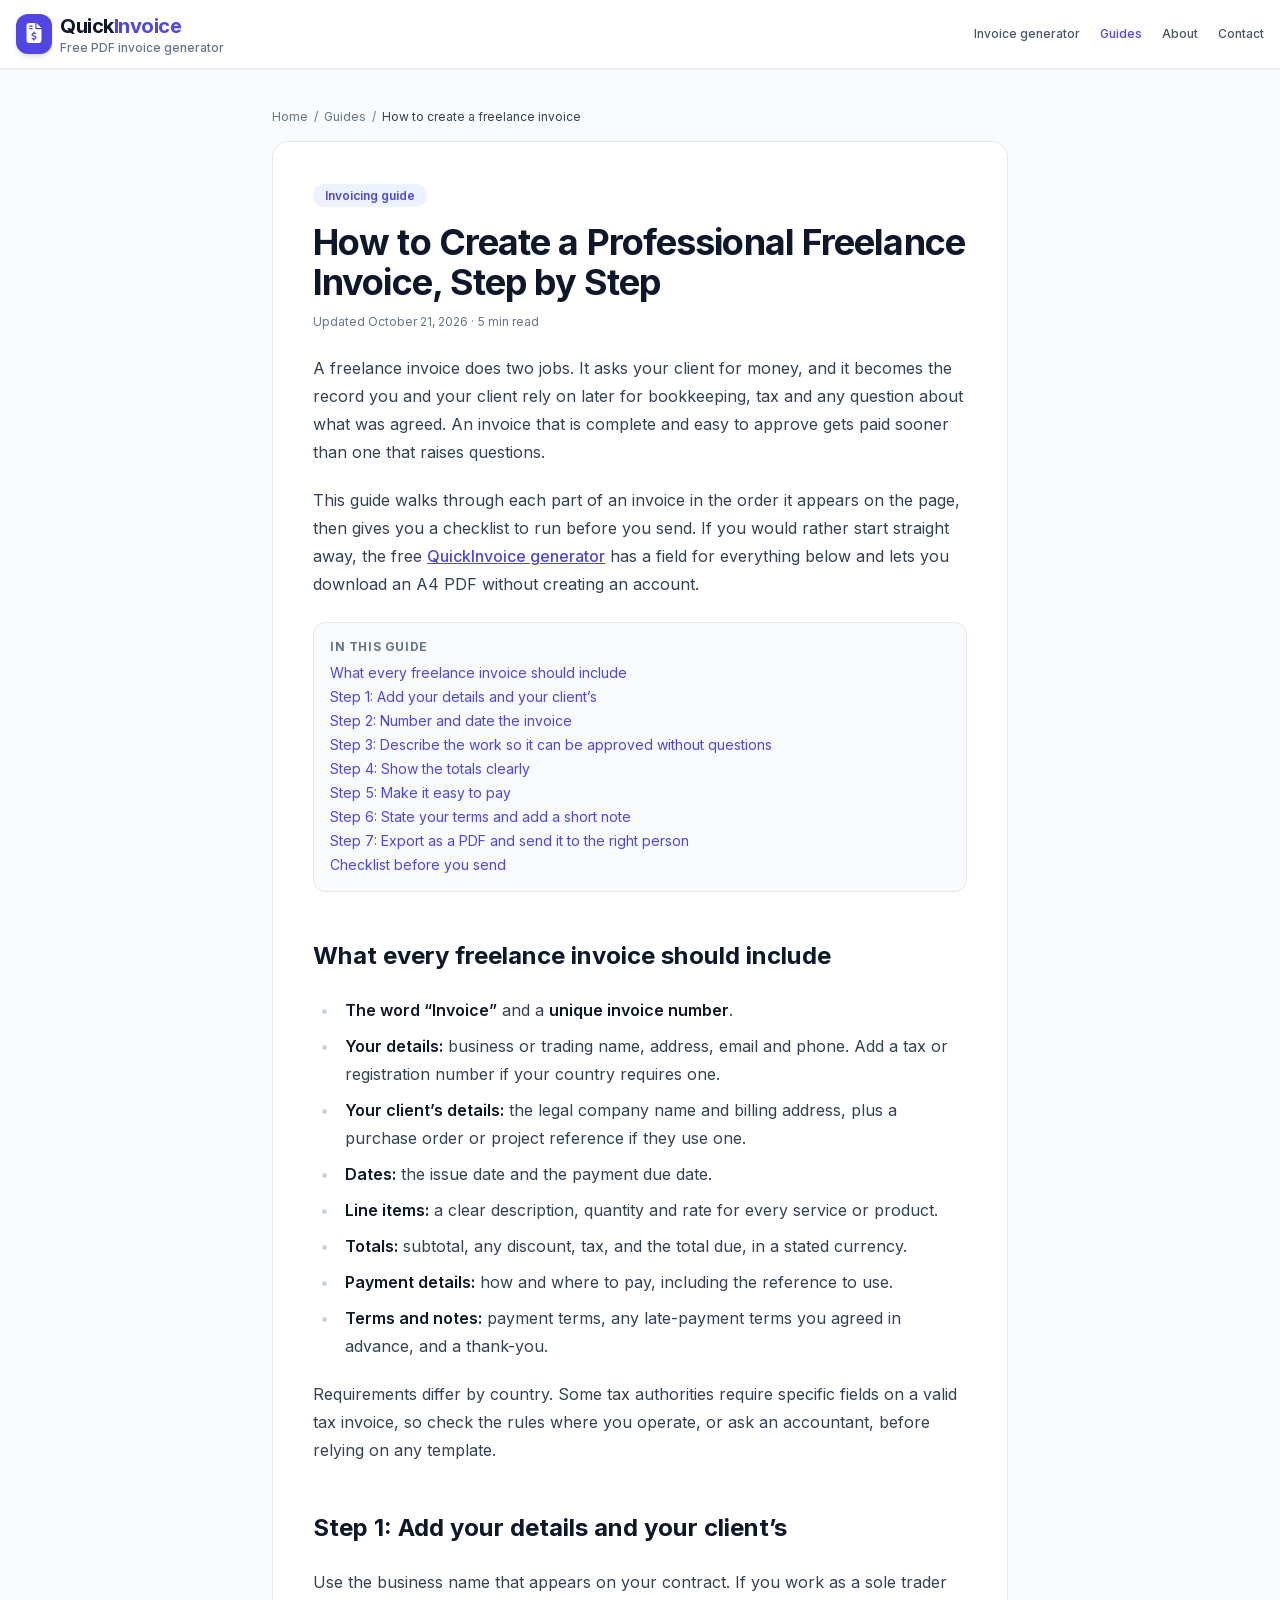
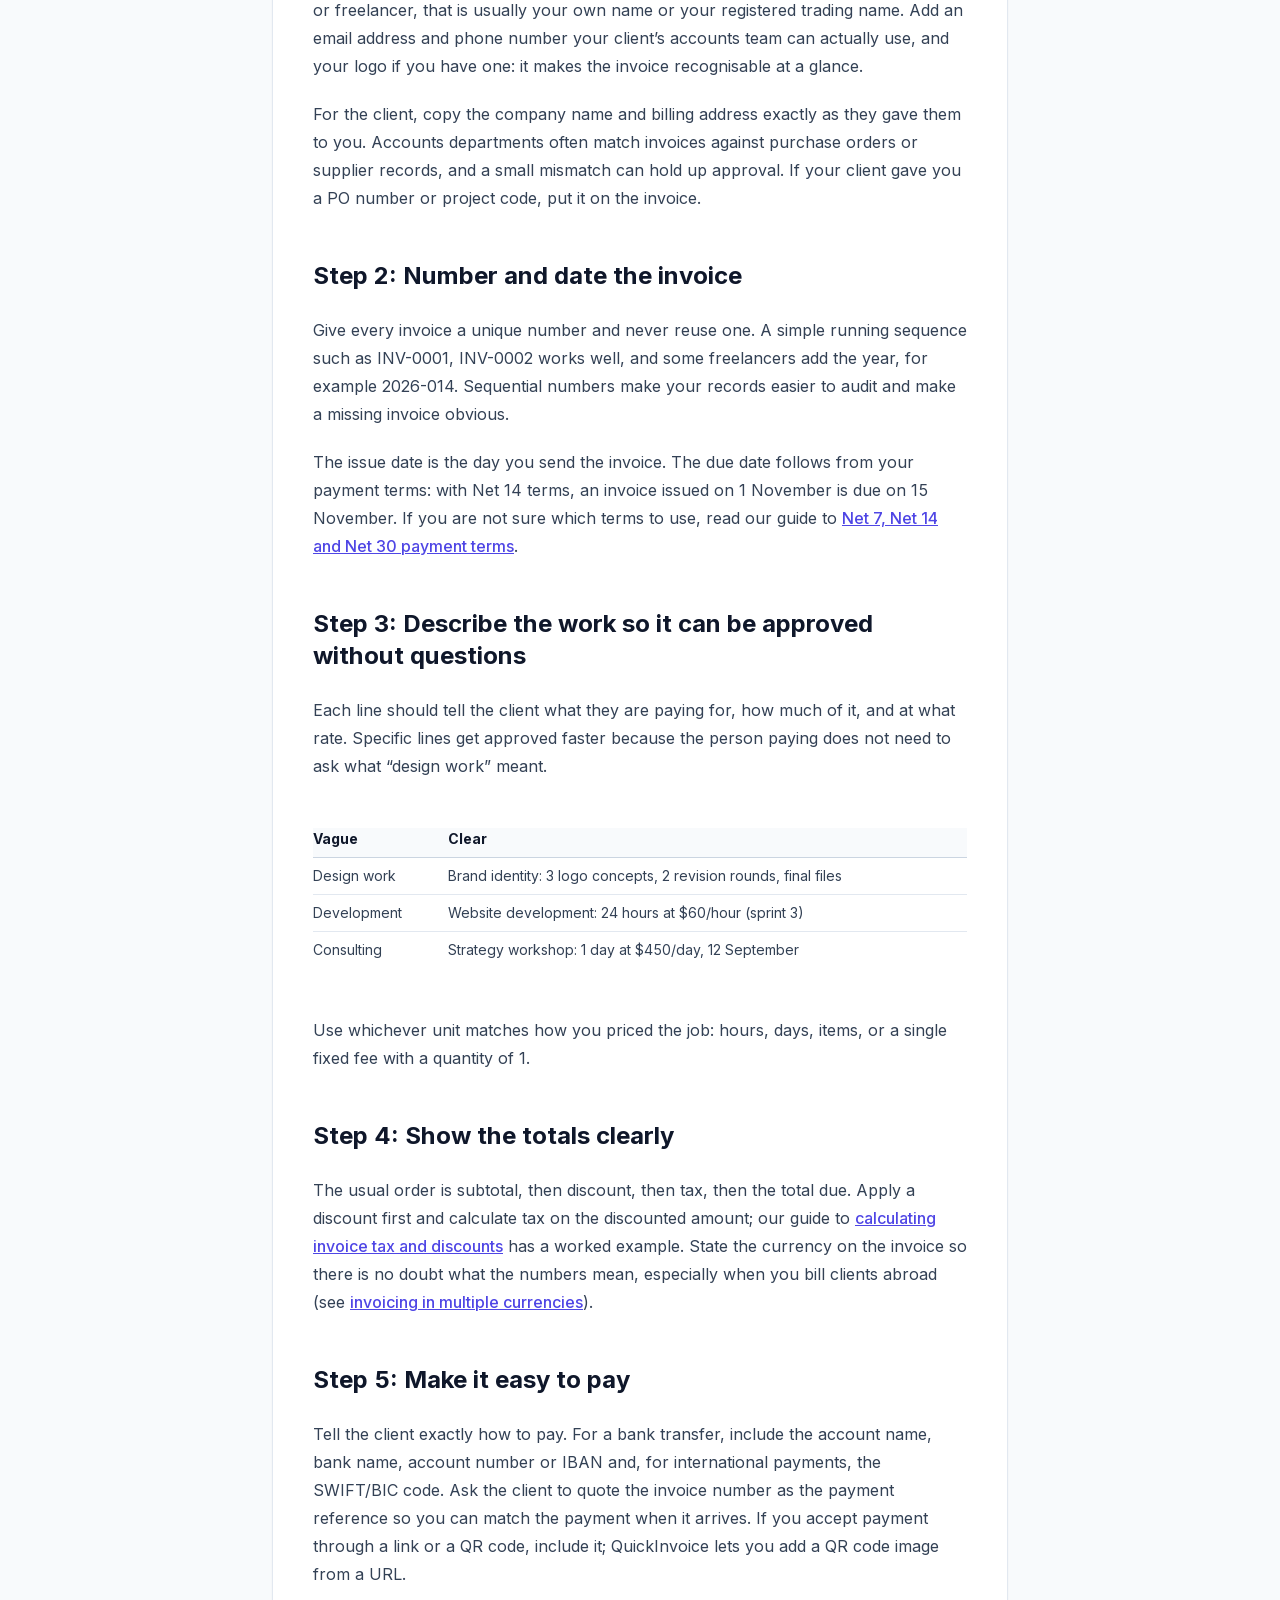
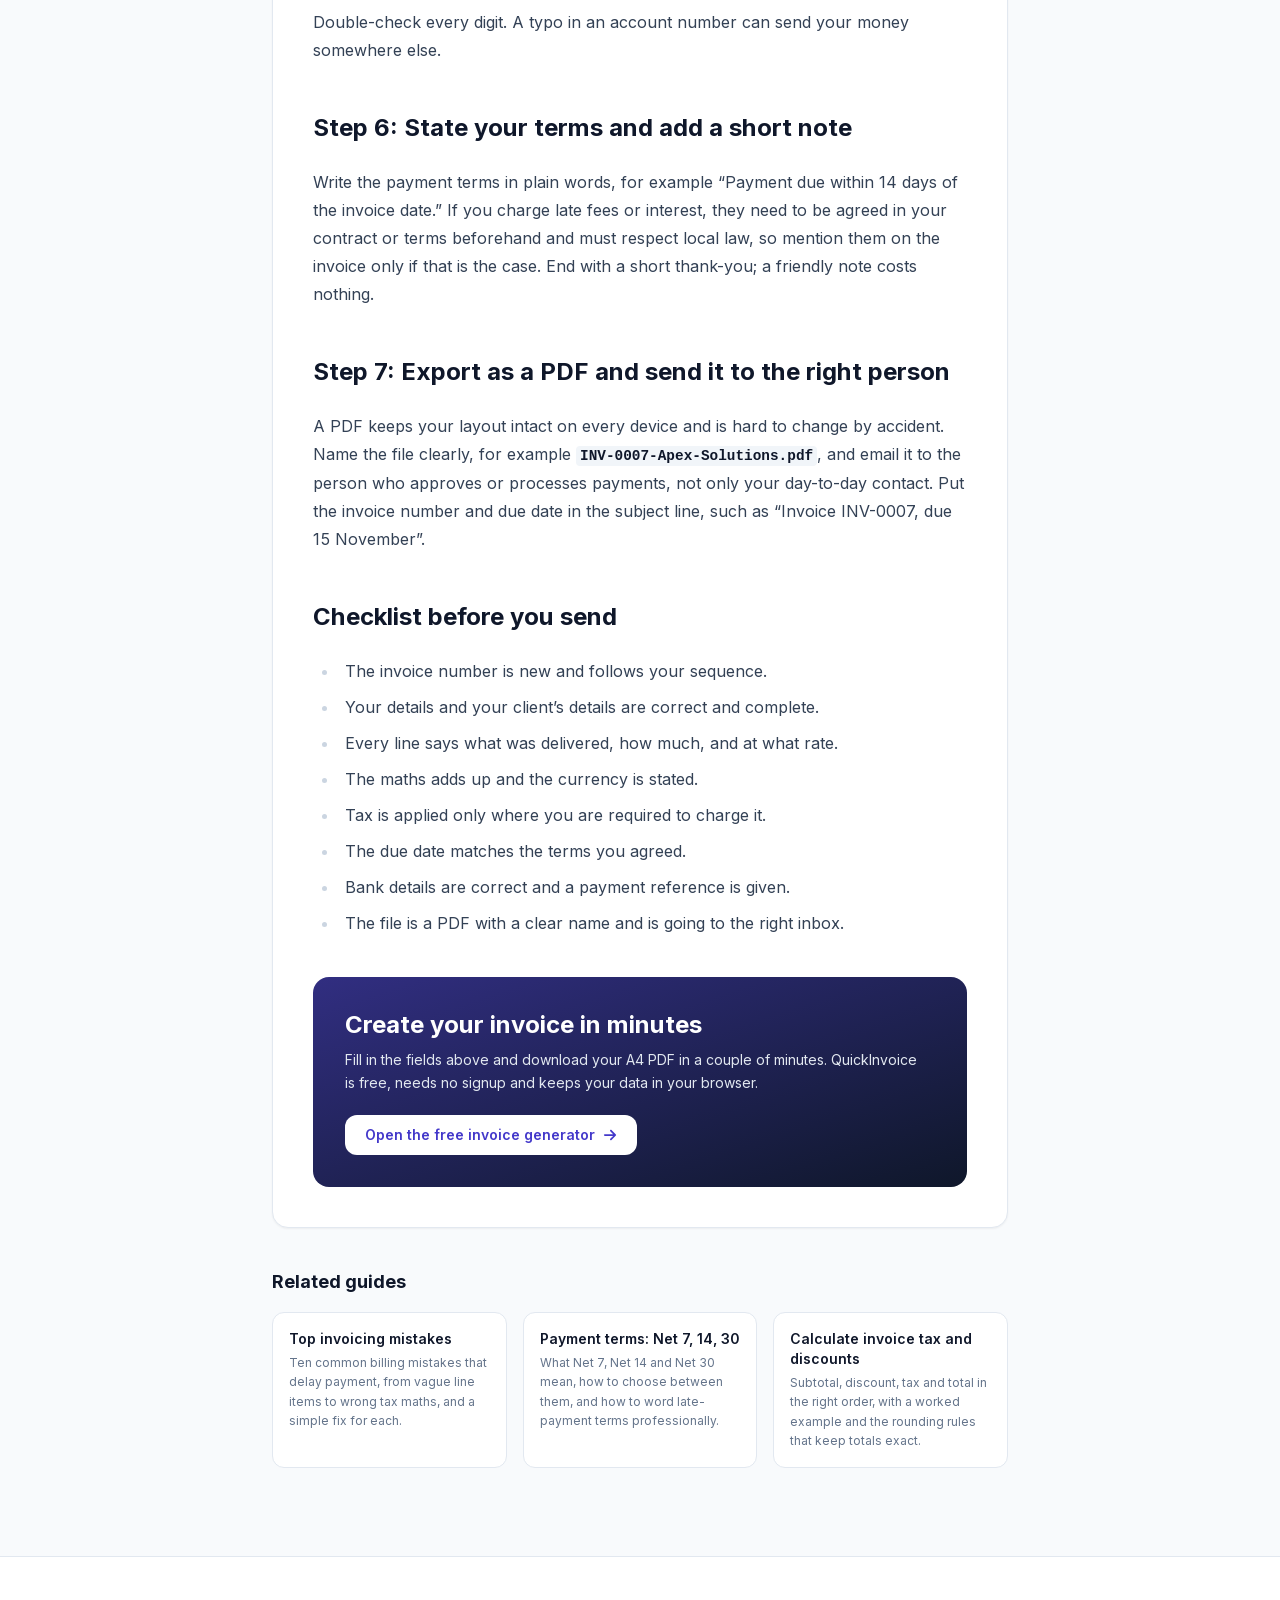
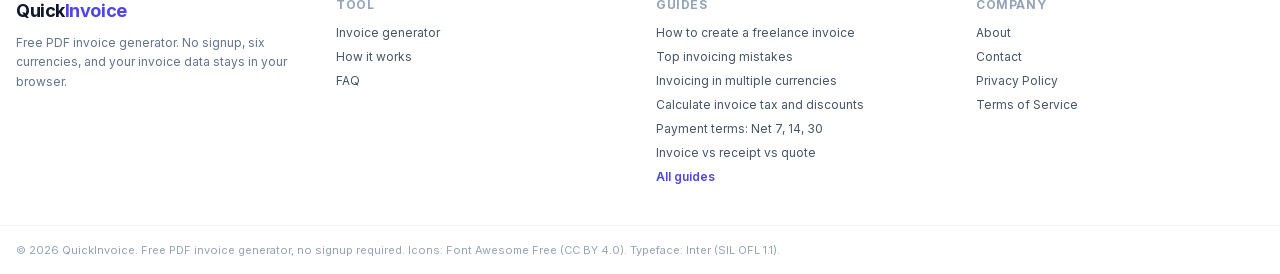
<file: guides/how-to-create-a-freelance-invoice/index.html>
<!DOCTYPE html>
<html lang="en" class="scroll-smooth">
<head>
    <meta charset="utf-8">
    <meta name="viewport" content="width=device-width, initial-scale=1">
    <title>How to Create a Freelance Invoice: Step-by-Step Guide</title>
    <meta name="description" content="What to put on a freelance invoice, how to number and date it, describe your work and get paid faster. Includes a checklist to run before you send.">
    <meta name="robots" content="index, follow, max-image-preview:large">
    <meta name="theme-color" content="#4f46e5">
    <link rel="canonical" href="https://getquickinvoicepdf.netlify.app/guides/how-to-create-a-freelance-invoice/">
    <link rel="icon" href="/favicon.ico?v=2" sizes="any">
    <link rel="icon" type="image/png" sizes="32x32" href="/icons/favicon-32x32.png?v=2">
    <link rel="icon" type="image/png" sizes="192x192" href="/icons/icon-192.png?v=2">
    <link rel="apple-touch-icon" sizes="180x180" href="/apple-touch-icon.png?v=2">
    <meta property="og:type" content="article">
    <meta property="og:site_name" content="QuickInvoice">
    <meta property="og:locale" content="en_US">
    <meta property="og:title" content="How to Create a Freelance Invoice: Step-by-Step Guide">
    <meta property="og:description" content="What to put on a freelance invoice, how to number and date it, describe your work and get paid faster. Includes a checklist to run before you send.">
    <meta property="og:url" content="https://getquickinvoicepdf.netlify.app/guides/how-to-create-a-freelance-invoice/">
    <meta property="og:image" content="https://getquickinvoicepdf.netlify.app/og-image.png">
    <meta property="og:image:width" content="1200">
    <meta property="og:image:height" content="630">
    <meta property="og:image:alt" content="QuickInvoice: free PDF invoice generator with a live A4 preview">
    <meta property="article:published_time" content="2026-10-21">
    <meta property="article:modified_time" content="2026-10-21">
    <meta name="twitter:card" content="summary_large_image">
    <meta name="twitter:title" content="How to Create a Freelance Invoice: Step-by-Step Guide">
    <meta name="twitter:description" content="What to put on a freelance invoice, how to number and date it, describe your work and get paid faster. Includes a checklist to run before you send.">
    <meta name="twitter:image" content="https://getquickinvoicepdf.netlify.app/og-image.png">
    <meta name="twitter:image:alt" content="QuickInvoice: free PDF invoice generator with a live A4 preview">
    <script type="application/ld+json">
{
  "@context": "https://schema.org",
  "@graph": [
    {
      "@type": "BreadcrumbList",
      "itemListElement": [
        {
          "@type": "ListItem",
          "position": 1,
          "name": "Home",
          "item": "https://getquickinvoicepdf.netlify.app/"
        },
        {
          "@type": "ListItem",
          "position": 2,
          "name": "Guides",
          "item": "https://getquickinvoicepdf.netlify.app/guides/"
        },
        {
          "@type": "ListItem",
          "position": 3,
          "name": "How to create a freelance invoice"
        }
      ]
    },
    {
      "@type": "Article",
      "headline": "How to Create a Professional Freelance Invoice, Step by Step",
      "description": "What to put on a freelance invoice, how to number and date it, describe your work and get paid faster. Includes a checklist to run before you send.",
      "image": "https://getquickinvoicepdf.netlify.app/og-image.png",
      "datePublished": "2026-10-21",
      "dateModified": "2026-10-21",
      "inLanguage": "en",
      "mainEntityOfPage": {
        "@type": "WebPage",
        "@id": "https://getquickinvoicepdf.netlify.app/guides/how-to-create-a-freelance-invoice/"
      },
      "author": {
        "@type": "Organization",
        "name": "QuickInvoice",
        "url": "https://getquickinvoicepdf.netlify.app/"
      },
      "publisher": {
        "@type": "Organization",
        "name": "QuickInvoice",
        "url": "https://getquickinvoicepdf.netlify.app/",
        "logo": {
          "@type": "ImageObject",
          "url": "https://getquickinvoicepdf.netlify.app/apple-touch-icon.png"
        }
      }
    }
  ]
}
</script>
    <link rel="preload" href="../../assets/fonts/inter-latin-var.woff" as="font" type="font/woff" crossorigin>
    <link rel="stylesheet" href="../../assets/css/site.css">
</head>
<body class="bg-slate-50 text-slate-800 min-h-screen flex flex-col">
<!-- Icons: Font Awesome Free 6.4.0 by @fontawesome, https://fontawesome.com, licensed CC BY 4.0 (https://fontawesome.com/license/free) -->
<svg xmlns="http://www.w3.org/2000/svg" width="0" height="0" style="position:absolute" aria-hidden="true" focusable="false"><symbol id="i-arrow-right" viewBox="0 0 448 512"><path d="M438.6 278.6c12.5-12.5 12.5-32.8 0-45.3l-160-160c-12.5-12.5-32.8-12.5-45.3 0s-12.5 32.8 0 45.3L338.8 224 32 224c-17.7 0-32 14.3-32 32s14.3 32 32 32l306.7 0L233.4 393.4c-12.5 12.5-12.5 32.8 0 45.3s32.8 12.5 45.3 0l160-160z"/></symbol><symbol id="i-file-invoice-dollar" viewBox="0 0 384 512"><path d="M64 0C28.7 0 0 28.7 0 64V448c0 35.3 28.7 64 64 64H320c35.3 0 64-28.7 64-64V160H256c-17.7 0-32-14.3-32-32V0H64zM256 0V128H384L256 0zM64 80c0-8.8 7.2-16 16-16h64c8.8 0 16 7.2 16 16s-7.2 16-16 16H80c-8.8 0-16-7.2-16-16zm0 64c0-8.8 7.2-16 16-16h64c8.8 0 16 7.2 16 16s-7.2 16-16 16H80c-8.8 0-16-7.2-16-16zm128 72c8.8 0 16 7.2 16 16v17.3c8.5 1.2 16.7 3.1 24.1 5.1c8.5 2.3 13.6 11 11.3 19.6s-11 13.6-19.6 11.3c-11.1-3-22-5.2-32.1-5.3c-8.4-.1-17.4 1.8-23.6 5.5c-5.7 3.4-8.1 7.3-8.1 12.8c0 3.7 1.3 6.5 7.3 10.1c6.9 4.1 16.6 7.1 29.2 10.9l.5 .1 0 0 0 0c11.3 3.4 25.3 7.6 36.3 14.6c12.1 7.6 22.4 19.7 22.7 38.2c.3 19.3-9.6 33.3-22.9 41.6c-7.7 4.8-16.4 7.6-25.1 9.1V440c0 8.8-7.2 16-16 16s-16-7.2-16-16V422.2c-11.2-2.1-21.7-5.7-30.9-8.9l0 0c-2.1-.7-4.2-1.4-6.2-2.1c-8.4-2.8-12.9-11.9-10.1-20.2s11.9-12.9 20.2-10.1c2.5 .8 4.8 1.6 7.1 2.4l0 0 0 0 0 0c13.6 4.6 24.6 8.4 36.3 8.7c9.1 .3 17.9-1.7 23.7-5.3c5.1-3.2 7.9-7.3 7.8-14c-.1-4.6-1.8-7.8-7.7-11.6c-6.8-4.3-16.5-7.4-29-11.2l-1.6-.5 0 0c-11-3.3-24.3-7.3-34.8-13.7c-12-7.2-22.6-18.9-22.7-37.3c-.1-19.4 10.8-32.8 23.8-40.5c7.5-4.4 15.8-7.2 24.1-8.7V232c0-8.8 7.2-16 16-16z"/></symbol></svg>
    <a href="#main" class="skip-link no-print">Skip to main content</a>

    <header class="w-full bg-white border-b border-slate-200 sticky top-0 z-40 shadow-sm no-print">
        <div class="max-w-7xl mx-auto px-4 py-3 flex flex-wrap items-center justify-between gap-x-6 gap-y-2">
            <a href="/" class="flex items-center gap-2" aria-label="QuickInvoice home">
                <span class="bg-indigo-600 text-white p-2 rounded-xl shadow-md" aria-hidden="true"><svg class="i text-lg sm:text-xl" aria-hidden="true" focusable="false"><use href="#i-file-invoice-dollar"/></svg></span>
                <span class="block">
                    <span class="block text-base sm:text-xl font-bold tracking-tight text-slate-900">Quick<span class="text-indigo-600">Invoice</span></span>
                    <span class="block text-[10px] sm:text-xs text-slate-500 font-medium">Free PDF invoice generator</span>
                </span>
            </a>
            <nav class="flex flex-wrap items-center gap-x-5 gap-y-1 text-xs font-medium text-slate-600" aria-label="Primary">
                <a href="/#generator" class="hover:text-indigo-600 transition">Invoice generator</a> <a href="/guides/" class="text-indigo-600" aria-current="page">Guides</a> <a href="/about/" class="hover:text-indigo-600 transition">About</a> <a href="/contact/" class="hover:text-indigo-600 transition">Contact</a>
            </nav>
        </div>
    </header>

    <main id="main" class="flex-grow w-full">
        <div class="max-w-3xl mx-auto px-4 py-6 sm:py-10 w-full">
            <nav aria-label="Breadcrumb" class="text-xs text-slate-500 mb-4">
                <ol class="flex flex-wrap items-center gap-1.5">
                    <li><a href="/" class="hover:text-indigo-600">Home</a></li>
                    <li aria-hidden="true">/</li>
                    <li><a href="/guides/" class="hover:text-indigo-600">Guides</a></li>
                    <li aria-hidden="true">/</li>
                    <li aria-current="page" class="text-slate-700">How to create a freelance invoice</li>
                </ol>
            </nav>

            <article class="bg-white rounded-2xl shadow-sm border border-slate-200 p-6 sm:p-10">
                <header>
                    <span class="px-3 py-1 bg-indigo-50 text-indigo-600 rounded-full text-xs font-semibold">Invoicing guide</span>
                    <h1 class="mt-4 text-3xl sm:text-4xl font-extrabold tracking-tight text-slate-900">How to Create a Professional Freelance Invoice, Step by Step</h1>
                    <p class="mt-3 text-xs text-slate-500">Updated <time datetime="2026-10-21">October 21, 2026</time> &middot; 5 min read</p>
                </header>

                <div class="prose prose-slate max-w-none prose-headings:scroll-mt-24 prose-headings:font-bold prose-a:text-indigo-600 prose-a:font-medium prose-table:text-sm prose-th:bg-slate-50 prose-code:before:content-none prose-code:after:content-none prose-code:bg-slate-100 prose-code:px-1 prose-code:py-0.5 prose-code:rounded prose-code:text-[0.9em] mt-6">

<p>A freelance invoice does two jobs. It asks your client for money, and it becomes the record you and your client rely on later for bookkeeping, tax and any question about what was agreed. An invoice that is complete and easy to approve gets paid sooner than one that raises questions.</p>
<p>This guide walks through each part of an invoice in the order it appears on the page, then gives you a checklist to run before you send. If you would rather start straight away, the free <a href="/#generator">QuickInvoice generator</a> has a field for everything below and lets you download an A4 PDF without creating an account.</p>

                    <nav aria-label="In this guide" class="not-prose my-6 rounded-xl border border-slate-200 bg-slate-50 p-4">
                        <p class="text-xs font-bold uppercase tracking-wider text-slate-500">In this guide</p>
                        <ul class="mt-2 space-y-1 text-sm"><li><a href="#what-to-include" class="text-indigo-600 hover:underline">What every freelance invoice should include</a></li><li><a href="#step-1-details" class="text-indigo-600 hover:underline">Step 1: Add your details and your client&rsquo;s</a></li><li><a href="#step-2-number-dates" class="text-indigo-600 hover:underline">Step 2: Number and date the invoice</a></li><li><a href="#step-3-line-items" class="text-indigo-600 hover:underline">Step 3: Describe the work so it can be approved without questions</a></li><li><a href="#step-4-totals" class="text-indigo-600 hover:underline">Step 4: Show the totals clearly</a></li><li><a href="#step-5-payment" class="text-indigo-600 hover:underline">Step 5: Make it easy to pay</a></li><li><a href="#step-6-terms" class="text-indigo-600 hover:underline">Step 6: State your terms and add a short note</a></li><li><a href="#step-7-send" class="text-indigo-600 hover:underline">Step 7: Export as a PDF and send it to the right person</a></li><li><a href="#checklist" class="text-indigo-600 hover:underline">Checklist before you send</a></li></ul>
                    </nav>

<h2 id="what-to-include">What every freelance invoice should include</h2>

<ul>
<li><strong>The word &ldquo;Invoice&rdquo;</strong> and a <strong>unique invoice number</strong>.</li>
<li><strong>Your details:</strong> business or trading name, address, email and phone. Add a tax or registration number if your country requires one.</li>
<li><strong>Your client&rsquo;s details:</strong> the legal company name and billing address, plus a purchase order or project reference if they use one.</li>
<li><strong>Dates:</strong> the issue date and the payment due date.</li>
<li><strong>Line items:</strong> a clear description, quantity and rate for every service or product.</li>
<li><strong>Totals:</strong> subtotal, any discount, tax, and the total due, in a stated currency.</li>
<li><strong>Payment details:</strong> how and where to pay, including the reference to use.</li>
<li><strong>Terms and notes:</strong> payment terms, any late-payment terms you agreed in advance, and a thank-you.</li>
</ul>
<p>Requirements differ by country. Some tax authorities require specific fields on a valid tax invoice, so check the rules where you operate, or ask an accountant, before relying on any template.</p>

<h2 id="step-1-details">Step 1: Add your details and your client&rsquo;s</h2>

<p>Use the business name that appears on your contract. If you work as a sole trader or freelancer, that is usually your own name or your registered trading name. Add an email address and phone number your client&rsquo;s accounts team can actually use, and your logo if you have one: it makes the invoice recognisable at a glance.</p>
<p>For the client, copy the company name and billing address exactly as they gave them to you. Accounts departments often match invoices against purchase orders or supplier records, and a small mismatch can hold up approval. If your client gave you a PO number or project code, put it on the invoice.</p>

<h2 id="step-2-number-dates">Step 2: Number and date the invoice</h2>

<p>Give every invoice a unique number and never reuse one. A simple running sequence such as INV-0001, INV-0002 works well, and some freelancers add the year, for example 2026-014. Sequential numbers make your records easier to audit and make a missing invoice obvious.</p>
<p>The issue date is the day you send the invoice. The due date follows from your payment terms: with Net 14 terms, an invoice issued on 1 November is due on 15 November. If you are not sure which terms to use, read our guide to <a href="/guides/invoice-payment-terms-net-7-net-14-net-30/">Net 7, Net 14 and Net 30 payment terms</a>.</p>

<h2 id="step-3-line-items">Step 3: Describe the work so it can be approved without questions</h2>

<p>Each line should tell the client what they are paying for, how much of it, and at what rate. Specific lines get approved faster because the person paying does not need to ask what &ldquo;design work&rdquo; meant.</p>
<div class="overflow-x-auto">
<table>
<thead><tr><th>Vague</th><th>Clear</th></tr></thead>
<tbody>
<tr><td>Design work</td><td>Brand identity: 3 logo concepts, 2 revision rounds, final files</td></tr>
<tr><td>Development</td><td>Website development: 24 hours at $60/hour (sprint 3)</td></tr>
<tr><td>Consulting</td><td>Strategy workshop: 1 day at $450/day, 12 September</td></tr>
</tbody>
</table>
</div>
<p>Use whichever unit matches how you priced the job: hours, days, items, or a single fixed fee with a quantity of 1.</p>

<h2 id="step-4-totals">Step 4: Show the totals clearly</h2>

<p>The usual order is subtotal, then discount, then tax, then the total due. Apply a discount first and calculate tax on the discounted amount; our guide to <a href="/guides/calculate-invoice-tax-and-discounts/">calculating invoice tax and discounts</a> has a worked example. State the currency on the invoice so there is no doubt what the numbers mean, especially when you bill clients abroad (see <a href="/guides/invoicing-in-multiple-currencies/">invoicing in multiple currencies</a>).</p>

<h2 id="step-5-payment">Step 5: Make it easy to pay</h2>

<p>Tell the client exactly how to pay. For a bank transfer, include the account name, bank name, account number or IBAN and, for international payments, the SWIFT/BIC code. Ask the client to quote the invoice number as the payment reference so you can match the payment when it arrives. If you accept payment through a link or a QR code, include it; QuickInvoice lets you add a QR code image from a URL.</p>
<p>Double-check every digit. A typo in an account number can send your money somewhere else.</p>

<h2 id="step-6-terms">Step 6: State your terms and add a short note</h2>

<p>Write the payment terms in plain words, for example &ldquo;Payment due within 14 days of the invoice date.&rdquo; If you charge late fees or interest, they need to be agreed in your contract or terms beforehand and must respect local law, so mention them on the invoice only if that is the case. End with a short thank-you; a friendly note costs nothing.</p>

<h2 id="step-7-send">Step 7: Export as a PDF and send it to the right person</h2>

<p>A PDF keeps your layout intact on every device and is hard to change by accident. Name the file clearly, for example <code>INV-0007-Apex-Solutions.pdf</code>, and email it to the person who approves or processes payments, not only your day-to-day contact. Put the invoice number and due date in the subject line, such as &ldquo;Invoice INV-0007, due 15 November&rdquo;.</p>

<h2 id="checklist">Checklist before you send</h2>

<ul>
<li>The invoice number is new and follows your sequence.</li>
<li>Your details and your client&rsquo;s details are correct and complete.</li>
<li>Every line says what was delivered, how much, and at what rate.</li>
<li>The maths adds up and the currency is stated.</li>
<li>Tax is applied only where you are required to charge it.</li>
<li>The due date matches the terms you agreed.</li>
<li>Bank details are correct and a payment reference is given.</li>
<li>The file is a PDF with a clear name and is going to the right inbox.</li>
</ul>

                </div>

                <aside class="mt-10 rounded-2xl bg-gradient-to-br from-indigo-900 to-slate-900 text-white p-6 sm:p-8" aria-labelledby="cta-title">
                    <h2 id="cta-title" class="text-xl sm:text-2xl font-bold">Create your invoice in minutes</h2>
                    <p class="mt-2 text-sm text-slate-200 max-w-xl leading-relaxed">Fill in the fields above and download your A4 PDF in a couple of minutes. QuickInvoice is free, needs no signup and keeps your data in your browser.</p>
                    <a href="/#generator" class="mt-5 inline-flex items-center gap-2 bg-white text-indigo-700 hover:bg-indigo-50 font-semibold text-sm px-5 py-2.5 rounded-xl transition">Open the free invoice generator <svg class="i" aria-hidden="true" focusable="false"><use href="#i-arrow-right"/></svg></a>
                </aside>
            </article>

            <section class="mt-10" aria-labelledby="related-title">
                <h2 id="related-title" class="text-lg font-bold text-slate-900">Related guides</h2>
                <ul class="mt-4 grid gap-4 sm:grid-cols-3">
                    <li>
                        <a href="/guides/invoicing-mistakes-to-avoid/" class="block h-full bg-white border border-slate-200 rounded-xl p-4 hover:border-indigo-300 transition">
                            <span class="block text-sm font-semibold text-slate-900">Top invoicing mistakes</span>
                            <span class="block mt-1 text-xs text-slate-500 leading-relaxed">Ten common billing mistakes that delay payment, from vague line items to wrong tax maths, and a simple fix for each.</span>
                        </a>
                    </li>
                    <li>
                        <a href="/guides/invoice-payment-terms-net-7-net-14-net-30/" class="block h-full bg-white border border-slate-200 rounded-xl p-4 hover:border-indigo-300 transition">
                            <span class="block text-sm font-semibold text-slate-900">Payment terms: Net 7, 14, 30</span>
                            <span class="block mt-1 text-xs text-slate-500 leading-relaxed">What Net 7, Net 14 and Net 30 mean, how to choose between them, and how to word late-payment terms professionally.</span>
                        </a>
                    </li>
                    <li>
                        <a href="/guides/calculate-invoice-tax-and-discounts/" class="block h-full bg-white border border-slate-200 rounded-xl p-4 hover:border-indigo-300 transition">
                            <span class="block text-sm font-semibold text-slate-900">Calculate invoice tax and discounts</span>
                            <span class="block mt-1 text-xs text-slate-500 leading-relaxed">Subtotal, discount, tax and total in the right order, with a worked example and the rounding rules that keep totals exact.</span>
                        </a>
                    </li>
                </ul>
            </section>
        </div>
    </main>

    <footer class="bg-white border-t border-slate-200 mt-12 no-print">
        <div class="max-w-7xl mx-auto px-4 py-10 grid gap-8 sm:grid-cols-2 lg:grid-cols-4">
            <div>
                <p class="text-lg font-bold tracking-tight text-slate-900">Quick<span class="text-indigo-600">Invoice</span></p>
                <p class="mt-2 text-xs text-slate-500 leading-relaxed">Free PDF invoice generator. No signup, six currencies, and your invoice data stays in your browser.</p>
            </div>
            <nav aria-label="Tool">
                <p class="text-xs font-bold uppercase tracking-wider text-slate-400">Tool</p>
                <ul class="mt-3 space-y-2 text-xs text-slate-600">
                    <li><a href="/#generator" class="hover:text-indigo-600 transition">Invoice generator</a></li>
                    <li><a href="/#how-it-works" class="hover:text-indigo-600 transition">How it works</a></li>
                    <li><a href="/#faq" class="hover:text-indigo-600 transition">FAQ</a></li>
                </ul>
            </nav>
            <nav aria-label="Guides">
                <p class="text-xs font-bold uppercase tracking-wider text-slate-400">Guides</p>
                <ul class="mt-3 space-y-2 text-xs text-slate-600"><li><a href="/guides/how-to-create-a-freelance-invoice/" class="hover:text-indigo-600 transition">How to create a freelance invoice</a></li><li><a href="/guides/invoicing-mistakes-to-avoid/" class="hover:text-indigo-600 transition">Top invoicing mistakes</a></li><li><a href="/guides/invoicing-in-multiple-currencies/" class="hover:text-indigo-600 transition">Invoicing in multiple currencies</a></li><li><a href="/guides/calculate-invoice-tax-and-discounts/" class="hover:text-indigo-600 transition">Calculate invoice tax and discounts</a></li><li><a href="/guides/invoice-payment-terms-net-7-net-14-net-30/" class="hover:text-indigo-600 transition">Payment terms: Net 7, 14, 30</a></li><li><a href="/guides/invoice-vs-receipt-vs-quote/" class="hover:text-indigo-600 transition">Invoice vs receipt vs quote</a></li>
                    <li><a href="/guides/" class="font-semibold text-indigo-600 hover:underline">All guides</a></li>
                </ul>
            </nav>
            <nav aria-label="Company">
                <p class="text-xs font-bold uppercase tracking-wider text-slate-400">Company</p>
                <ul class="mt-3 space-y-2 text-xs text-slate-600">
                    <li><a href="/about/" class="hover:text-indigo-600 transition">About</a></li>
                    <li><a href="/contact/" class="hover:text-indigo-600 transition">Contact</a></li>
                    <li><a href="/privacy/" class="hover:text-indigo-600 transition">Privacy Policy</a></li>
                    <li><a href="/terms/" class="hover:text-indigo-600 transition">Terms of Service</a></li>
                </ul>
            </nav>
        </div>
        <div class="border-t border-slate-100">
            <p class="max-w-7xl mx-auto px-4 py-4 text-[11px] text-slate-400">&copy; 2026 QuickInvoice. Free PDF invoice generator, no signup required. Icons: Font Awesome Free (CC BY 4.0). Typeface: Inter (SIL OFL 1.1).</p>
        </div>
    </footer>

</body>
</html>
</file>
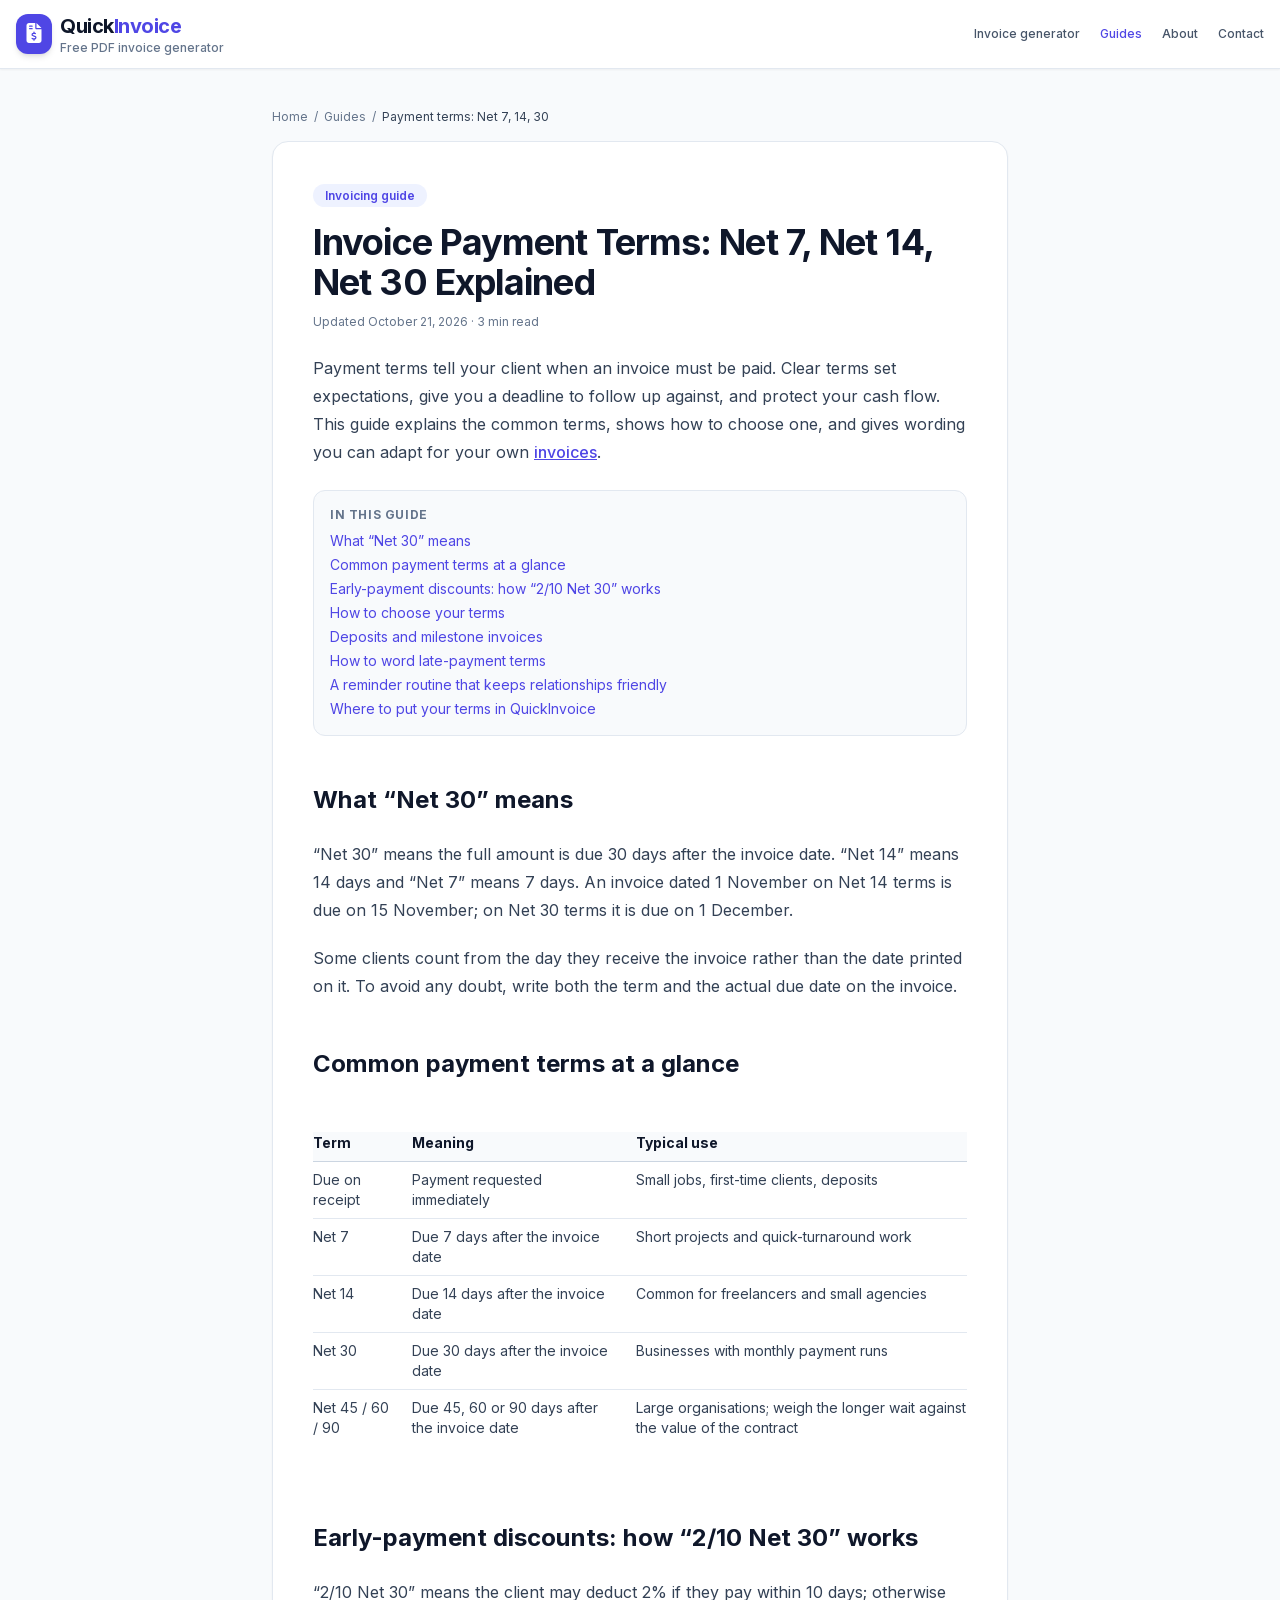
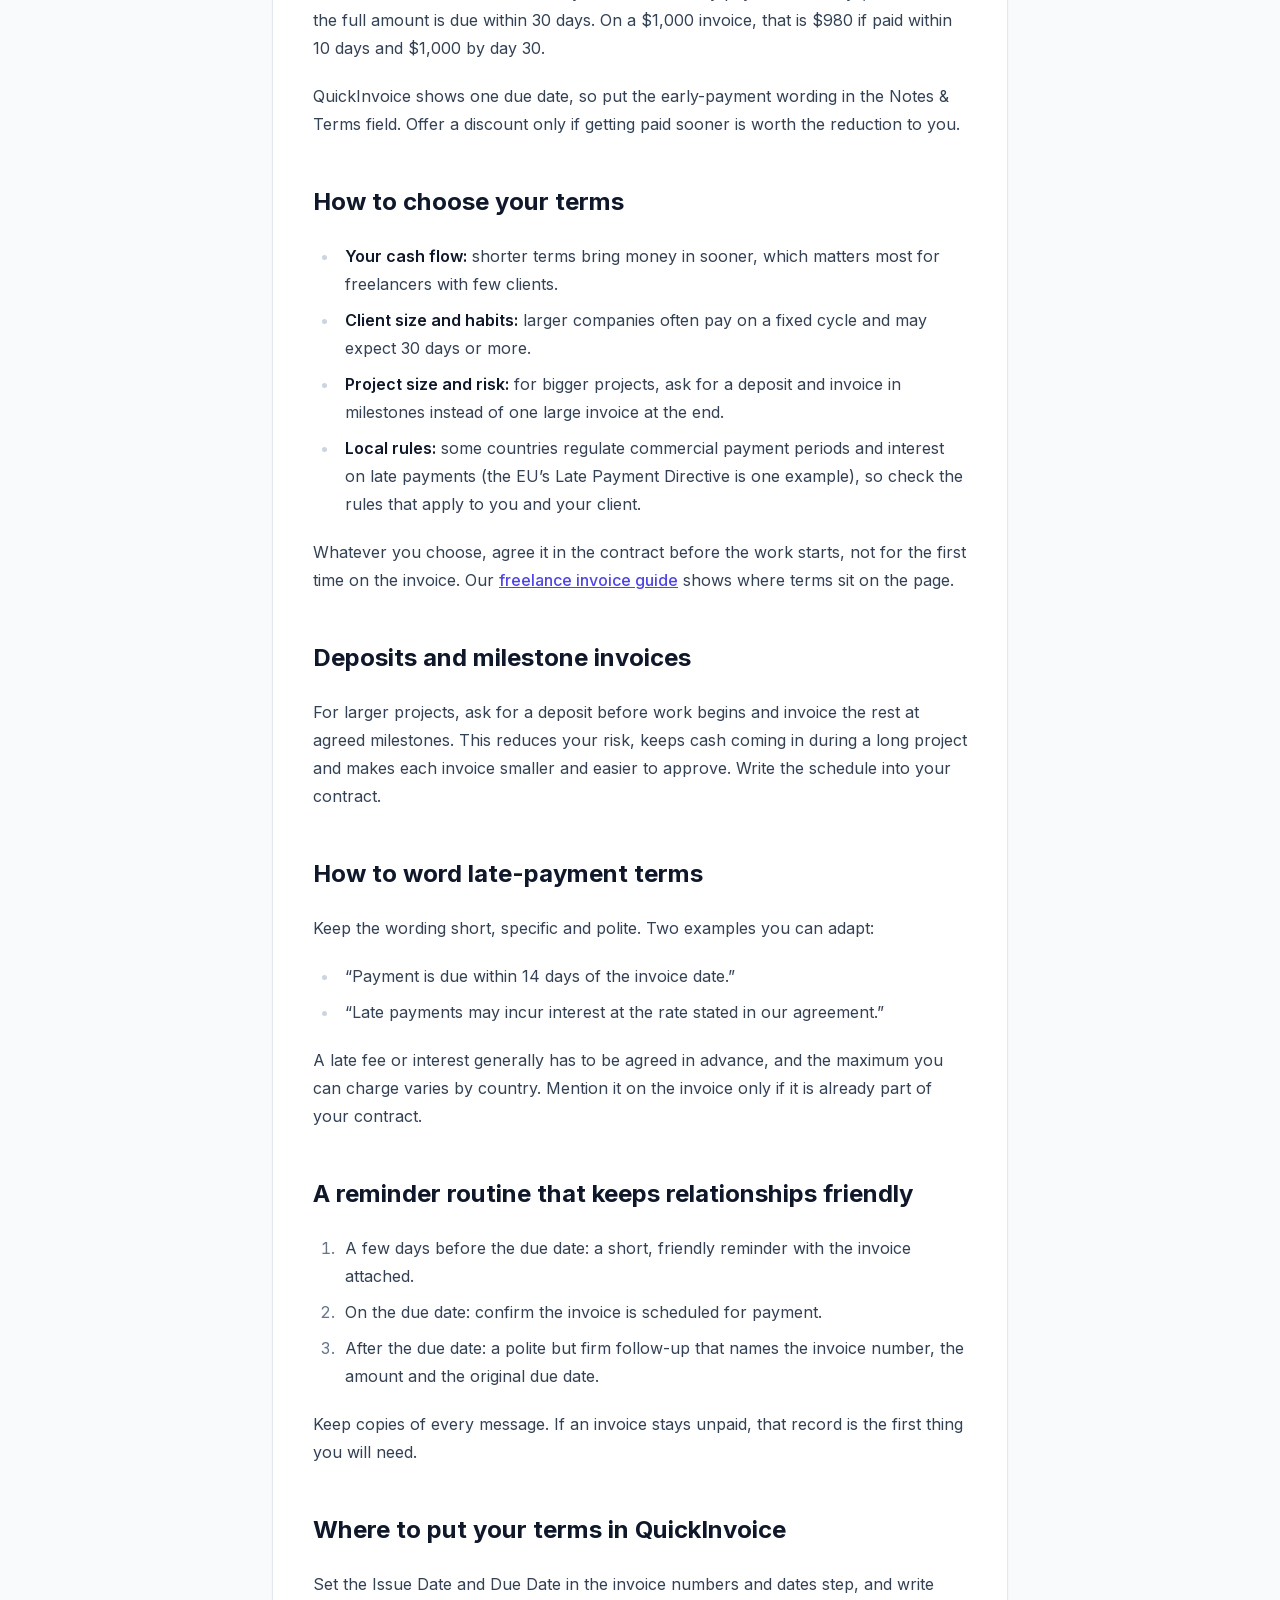
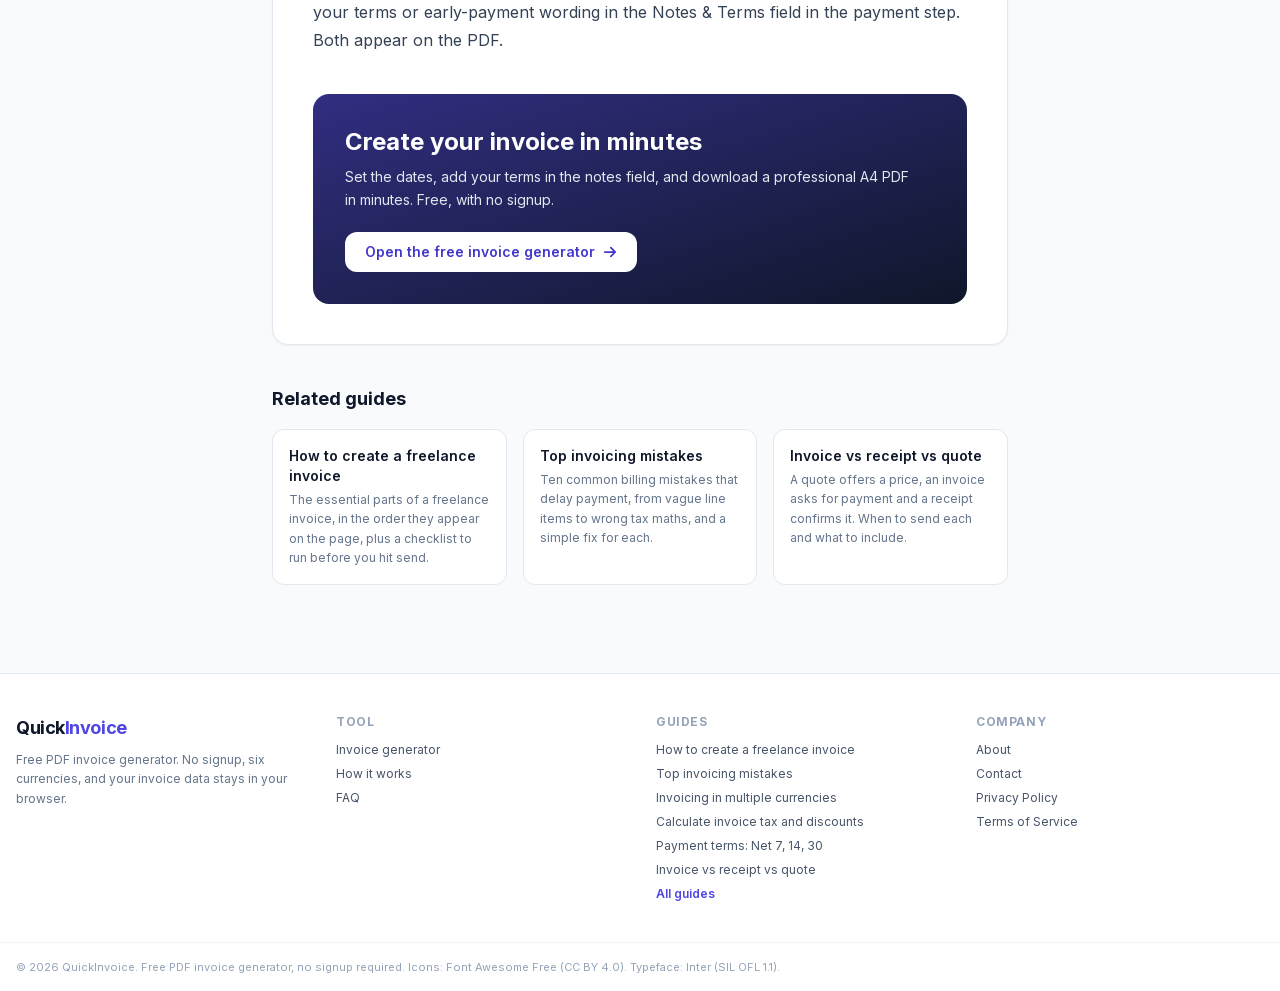
<file: guides/invoice-payment-terms-net-7-net-14-net-30/index.html>
<!DOCTYPE html>
<html lang="en" class="scroll-smooth">
<head>
    <meta charset="utf-8">
    <meta name="viewport" content="width=device-width, initial-scale=1">
    <title>Invoice Payment Terms Explained: Net 7, Net 14, Net 30</title>
    <meta name="description" content="What Net 7, Net 14 and Net 30 mean, how to choose payment terms, how early-payment discounts like 2/10 Net 30 work, and how to word late-payment terms.">
    <meta name="robots" content="index, follow, max-image-preview:large">
    <meta name="theme-color" content="#4f46e5">
    <link rel="canonical" href="https://getquickinvoicepdf.netlify.app/guides/invoice-payment-terms-net-7-net-14-net-30/">
    <link rel="icon" href="/favicon.ico?v=2" sizes="any">
    <link rel="icon" type="image/png" sizes="32x32" href="/icons/favicon-32x32.png?v=2">
    <link rel="icon" type="image/png" sizes="192x192" href="/icons/icon-192.png?v=2">
    <link rel="apple-touch-icon" sizes="180x180" href="/apple-touch-icon.png?v=2">
    <meta property="og:type" content="article">
    <meta property="og:site_name" content="QuickInvoice">
    <meta property="og:locale" content="en_US">
    <meta property="og:title" content="Invoice Payment Terms Explained: Net 7, Net 14, Net 30">
    <meta property="og:description" content="What Net 7, Net 14 and Net 30 mean, how to choose payment terms, how early-payment discounts like 2/10 Net 30 work, and how to word late-payment terms.">
    <meta property="og:url" content="https://getquickinvoicepdf.netlify.app/guides/invoice-payment-terms-net-7-net-14-net-30/">
    <meta property="og:image" content="https://getquickinvoicepdf.netlify.app/og-image.png">
    <meta property="og:image:width" content="1200">
    <meta property="og:image:height" content="630">
    <meta property="og:image:alt" content="QuickInvoice: free PDF invoice generator with a live A4 preview">
    <meta property="article:published_time" content="2026-10-21">
    <meta property="article:modified_time" content="2026-10-21">
    <meta name="twitter:card" content="summary_large_image">
    <meta name="twitter:title" content="Invoice Payment Terms Explained: Net 7, Net 14, Net 30">
    <meta name="twitter:description" content="What Net 7, Net 14 and Net 30 mean, how to choose payment terms, how early-payment discounts like 2/10 Net 30 work, and how to word late-payment terms.">
    <meta name="twitter:image" content="https://getquickinvoicepdf.netlify.app/og-image.png">
    <meta name="twitter:image:alt" content="QuickInvoice: free PDF invoice generator with a live A4 preview">
    <script type="application/ld+json">
{
  "@context": "https://schema.org",
  "@graph": [
    {
      "@type": "BreadcrumbList",
      "itemListElement": [
        {
          "@type": "ListItem",
          "position": 1,
          "name": "Home",
          "item": "https://getquickinvoicepdf.netlify.app/"
        },
        {
          "@type": "ListItem",
          "position": 2,
          "name": "Guides",
          "item": "https://getquickinvoicepdf.netlify.app/guides/"
        },
        {
          "@type": "ListItem",
          "position": 3,
          "name": "Payment terms: Net 7, 14, 30"
        }
      ]
    },
    {
      "@type": "Article",
      "headline": "Invoice Payment Terms: Net 7, Net 14, Net 30 Explained",
      "description": "What Net 7, Net 14 and Net 30 mean, how to choose payment terms, how early-payment discounts like 2/10 Net 30 work, and how to word late-payment terms.",
      "image": "https://getquickinvoicepdf.netlify.app/og-image.png",
      "datePublished": "2026-10-21",
      "dateModified": "2026-10-21",
      "inLanguage": "en",
      "mainEntityOfPage": {
        "@type": "WebPage",
        "@id": "https://getquickinvoicepdf.netlify.app/guides/invoice-payment-terms-net-7-net-14-net-30/"
      },
      "author": {
        "@type": "Organization",
        "name": "QuickInvoice",
        "url": "https://getquickinvoicepdf.netlify.app/"
      },
      "publisher": {
        "@type": "Organization",
        "name": "QuickInvoice",
        "url": "https://getquickinvoicepdf.netlify.app/",
        "logo": {
          "@type": "ImageObject",
          "url": "https://getquickinvoicepdf.netlify.app/apple-touch-icon.png"
        }
      }
    }
  ]
}
</script>
    <link rel="preload" href="../../assets/fonts/inter-latin-var.woff" as="font" type="font/woff" crossorigin>
    <link rel="stylesheet" href="../../assets/css/site.css">
</head>
<body class="bg-slate-50 text-slate-800 min-h-screen flex flex-col">
<!-- Icons: Font Awesome Free 6.4.0 by @fontawesome, https://fontawesome.com, licensed CC BY 4.0 (https://fontawesome.com/license/free) -->
<svg xmlns="http://www.w3.org/2000/svg" width="0" height="0" style="position:absolute" aria-hidden="true" focusable="false"><symbol id="i-arrow-right" viewBox="0 0 448 512"><path d="M438.6 278.6c12.5-12.5 12.5-32.8 0-45.3l-160-160c-12.5-12.5-32.8-12.5-45.3 0s-12.5 32.8 0 45.3L338.8 224 32 224c-17.7 0-32 14.3-32 32s14.3 32 32 32l306.7 0L233.4 393.4c-12.5 12.5-12.5 32.8 0 45.3s32.8 12.5 45.3 0l160-160z"/></symbol><symbol id="i-file-invoice-dollar" viewBox="0 0 384 512"><path d="M64 0C28.7 0 0 28.7 0 64V448c0 35.3 28.7 64 64 64H320c35.3 0 64-28.7 64-64V160H256c-17.7 0-32-14.3-32-32V0H64zM256 0V128H384L256 0zM64 80c0-8.8 7.2-16 16-16h64c8.8 0 16 7.2 16 16s-7.2 16-16 16H80c-8.8 0-16-7.2-16-16zm0 64c0-8.8 7.2-16 16-16h64c8.8 0 16 7.2 16 16s-7.2 16-16 16H80c-8.8 0-16-7.2-16-16zm128 72c8.8 0 16 7.2 16 16v17.3c8.5 1.2 16.7 3.1 24.1 5.1c8.5 2.3 13.6 11 11.3 19.6s-11 13.6-19.6 11.3c-11.1-3-22-5.2-32.1-5.3c-8.4-.1-17.4 1.8-23.6 5.5c-5.7 3.4-8.1 7.3-8.1 12.8c0 3.7 1.3 6.5 7.3 10.1c6.9 4.1 16.6 7.1 29.2 10.9l.5 .1 0 0 0 0c11.3 3.4 25.3 7.6 36.3 14.6c12.1 7.6 22.4 19.7 22.7 38.2c.3 19.3-9.6 33.3-22.9 41.6c-7.7 4.8-16.4 7.6-25.1 9.1V440c0 8.8-7.2 16-16 16s-16-7.2-16-16V422.2c-11.2-2.1-21.7-5.7-30.9-8.9l0 0c-2.1-.7-4.2-1.4-6.2-2.1c-8.4-2.8-12.9-11.9-10.1-20.2s11.9-12.9 20.2-10.1c2.5 .8 4.8 1.6 7.1 2.4l0 0 0 0 0 0c13.6 4.6 24.6 8.4 36.3 8.7c9.1 .3 17.9-1.7 23.7-5.3c5.1-3.2 7.9-7.3 7.8-14c-.1-4.6-1.8-7.8-7.7-11.6c-6.8-4.3-16.5-7.4-29-11.2l-1.6-.5 0 0c-11-3.3-24.3-7.3-34.8-13.7c-12-7.2-22.6-18.9-22.7-37.3c-.1-19.4 10.8-32.8 23.8-40.5c7.5-4.4 15.8-7.2 24.1-8.7V232c0-8.8 7.2-16 16-16z"/></symbol></svg>
    <a href="#main" class="skip-link no-print">Skip to main content</a>

    <header class="w-full bg-white border-b border-slate-200 sticky top-0 z-40 shadow-sm no-print">
        <div class="max-w-7xl mx-auto px-4 py-3 flex flex-wrap items-center justify-between gap-x-6 gap-y-2">
            <a href="/" class="flex items-center gap-2" aria-label="QuickInvoice home">
                <span class="bg-indigo-600 text-white p-2 rounded-xl shadow-md" aria-hidden="true"><svg class="i text-lg sm:text-xl" aria-hidden="true" focusable="false"><use href="#i-file-invoice-dollar"/></svg></span>
                <span class="block">
                    <span class="block text-base sm:text-xl font-bold tracking-tight text-slate-900">Quick<span class="text-indigo-600">Invoice</span></span>
                    <span class="block text-[10px] sm:text-xs text-slate-500 font-medium">Free PDF invoice generator</span>
                </span>
            </a>
            <nav class="flex flex-wrap items-center gap-x-5 gap-y-1 text-xs font-medium text-slate-600" aria-label="Primary">
                <a href="/#generator" class="hover:text-indigo-600 transition">Invoice generator</a> <a href="/guides/" class="text-indigo-600" aria-current="page">Guides</a> <a href="/about/" class="hover:text-indigo-600 transition">About</a> <a href="/contact/" class="hover:text-indigo-600 transition">Contact</a>
            </nav>
        </div>
    </header>

    <main id="main" class="flex-grow w-full">
        <div class="max-w-3xl mx-auto px-4 py-6 sm:py-10 w-full">
            <nav aria-label="Breadcrumb" class="text-xs text-slate-500 mb-4">
                <ol class="flex flex-wrap items-center gap-1.5">
                    <li><a href="/" class="hover:text-indigo-600">Home</a></li>
                    <li aria-hidden="true">/</li>
                    <li><a href="/guides/" class="hover:text-indigo-600">Guides</a></li>
                    <li aria-hidden="true">/</li>
                    <li aria-current="page" class="text-slate-700">Payment terms: Net 7, 14, 30</li>
                </ol>
            </nav>

            <article class="bg-white rounded-2xl shadow-sm border border-slate-200 p-6 sm:p-10">
                <header>
                    <span class="px-3 py-1 bg-indigo-50 text-indigo-600 rounded-full text-xs font-semibold">Invoicing guide</span>
                    <h1 class="mt-4 text-3xl sm:text-4xl font-extrabold tracking-tight text-slate-900">Invoice Payment Terms: Net 7, Net 14, Net 30 Explained</h1>
                    <p class="mt-3 text-xs text-slate-500">Updated <time datetime="2026-10-21">October 21, 2026</time> &middot; 3 min read</p>
                </header>

                <div class="prose prose-slate max-w-none prose-headings:scroll-mt-24 prose-headings:font-bold prose-a:text-indigo-600 prose-a:font-medium prose-table:text-sm prose-th:bg-slate-50 prose-code:before:content-none prose-code:after:content-none prose-code:bg-slate-100 prose-code:px-1 prose-code:py-0.5 prose-code:rounded prose-code:text-[0.9em] mt-6">

<p>Payment terms tell your client when an invoice must be paid. Clear terms set expectations, give you a deadline to follow up against, and protect your cash flow. This guide explains the common terms, shows how to choose one, and gives wording you can adapt for your own <a href="/#generator">invoices</a>.</p>

                    <nav aria-label="In this guide" class="not-prose my-6 rounded-xl border border-slate-200 bg-slate-50 p-4">
                        <p class="text-xs font-bold uppercase tracking-wider text-slate-500">In this guide</p>
                        <ul class="mt-2 space-y-1 text-sm"><li><a href="#what-net-means" class="text-indigo-600 hover:underline">What &ldquo;Net 30&rdquo; means</a></li><li><a href="#common-terms" class="text-indigo-600 hover:underline">Common payment terms at a glance</a></li><li><a href="#early-payment" class="text-indigo-600 hover:underline">Early-payment discounts: how &ldquo;2/10 Net 30&rdquo; works</a></li><li><a href="#choosing" class="text-indigo-600 hover:underline">How to choose your terms</a></li><li><a href="#deposits" class="text-indigo-600 hover:underline">Deposits and milestone invoices</a></li><li><a href="#late-wording" class="text-indigo-600 hover:underline">How to word late-payment terms</a></li><li><a href="#reminders" class="text-indigo-600 hover:underline">A reminder routine that keeps relationships friendly</a></li><li><a href="#in-quickinvoice" class="text-indigo-600 hover:underline">Where to put your terms in QuickInvoice</a></li></ul>
                    </nav>

<h2 id="what-net-means">What &ldquo;Net 30&rdquo; means</h2>

<p>&ldquo;Net 30&rdquo; means the full amount is due 30 days after the invoice date. &ldquo;Net 14&rdquo; means 14 days and &ldquo;Net 7&rdquo; means 7 days. An invoice dated 1 November on Net 14 terms is due on 15 November; on Net 30 terms it is due on 1 December.</p>
<p>Some clients count from the day they receive the invoice rather than the date printed on it. To avoid any doubt, write both the term and the actual due date on the invoice.</p>

<h2 id="common-terms">Common payment terms at a glance</h2>

<div class="overflow-x-auto">
<table>
<thead><tr><th>Term</th><th>Meaning</th><th>Typical use</th></tr></thead>
<tbody>
<tr><td>Due on receipt</td><td>Payment requested immediately</td><td>Small jobs, first-time clients, deposits</td></tr>
<tr><td>Net 7</td><td>Due 7 days after the invoice date</td><td>Short projects and quick-turnaround work</td></tr>
<tr><td>Net 14</td><td>Due 14 days after the invoice date</td><td>Common for freelancers and small agencies</td></tr>
<tr><td>Net 30</td><td>Due 30 days after the invoice date</td><td>Businesses with monthly payment runs</td></tr>
<tr><td>Net 45 / 60 / 90</td><td>Due 45, 60 or 90 days after the invoice date</td><td>Large organisations; weigh the longer wait against the value of the contract</td></tr>
</tbody>
</table>
</div>

<h2 id="early-payment">Early-payment discounts: how &ldquo;2/10 Net 30&rdquo; works</h2>

<p>&ldquo;2/10 Net 30&rdquo; means the client may deduct 2% if they pay within 10 days; otherwise the full amount is due within 30 days. On a $1,000 invoice, that is $980 if paid within 10 days and $1,000 by day 30.</p>
<p>QuickInvoice shows one due date, so put the early-payment wording in the Notes &amp; Terms field. Offer a discount only if getting paid sooner is worth the reduction to you.</p>

<h2 id="choosing">How to choose your terms</h2>

<ul>
<li><strong>Your cash flow:</strong> shorter terms bring money in sooner, which matters most for freelancers with few clients.</li>
<li><strong>Client size and habits:</strong> larger companies often pay on a fixed cycle and may expect 30 days or more.</li>
<li><strong>Project size and risk:</strong> for bigger projects, ask for a deposit and invoice in milestones instead of one large invoice at the end.</li>
<li><strong>Local rules:</strong> some countries regulate commercial payment periods and interest on late payments (the EU&rsquo;s Late Payment Directive is one example), so check the rules that apply to you and your client.</li>
</ul>
<p>Whatever you choose, agree it in the contract before the work starts, not for the first time on the invoice. Our <a href="/guides/how-to-create-a-freelance-invoice/">freelance invoice guide</a> shows where terms sit on the page.</p>

<h2 id="deposits">Deposits and milestone invoices</h2>

<p>For larger projects, ask for a deposit before work begins and invoice the rest at agreed milestones. This reduces your risk, keeps cash coming in during a long project and makes each invoice smaller and easier to approve. Write the schedule into your contract.</p>

<h2 id="late-wording">How to word late-payment terms</h2>

<p>Keep the wording short, specific and polite. Two examples you can adapt:</p>
<ul>
<li>&ldquo;Payment is due within 14 days of the invoice date.&rdquo;</li>
<li>&ldquo;Late payments may incur interest at the rate stated in our agreement.&rdquo;</li>
</ul>
<p>A late fee or interest generally has to be agreed in advance, and the maximum you can charge varies by country. Mention it on the invoice only if it is already part of your contract.</p>

<h2 id="reminders">A reminder routine that keeps relationships friendly</h2>

<ol>
<li>A few days before the due date: a short, friendly reminder with the invoice attached.</li>
<li>On the due date: confirm the invoice is scheduled for payment.</li>
<li>After the due date: a polite but firm follow-up that names the invoice number, the amount and the original due date.</li>
</ol>
<p>Keep copies of every message. If an invoice stays unpaid, that record is the first thing you will need.</p>

<h2 id="in-quickinvoice">Where to put your terms in QuickInvoice</h2>

<p>Set the Issue Date and Due Date in the invoice numbers and dates step, and write your terms or early-payment wording in the Notes &amp; Terms field in the payment step. Both appear on the PDF.</p>

                </div>

                <aside class="mt-10 rounded-2xl bg-gradient-to-br from-indigo-900 to-slate-900 text-white p-6 sm:p-8" aria-labelledby="cta-title">
                    <h2 id="cta-title" class="text-xl sm:text-2xl font-bold">Create your invoice in minutes</h2>
                    <p class="mt-2 text-sm text-slate-200 max-w-xl leading-relaxed">Set the dates, add your terms in the notes field, and download a professional A4 PDF in minutes. Free, with no signup.</p>
                    <a href="/#generator" class="mt-5 inline-flex items-center gap-2 bg-white text-indigo-700 hover:bg-indigo-50 font-semibold text-sm px-5 py-2.5 rounded-xl transition">Open the free invoice generator <svg class="i" aria-hidden="true" focusable="false"><use href="#i-arrow-right"/></svg></a>
                </aside>
            </article>

            <section class="mt-10" aria-labelledby="related-title">
                <h2 id="related-title" class="text-lg font-bold text-slate-900">Related guides</h2>
                <ul class="mt-4 grid gap-4 sm:grid-cols-3">
                    <li>
                        <a href="/guides/how-to-create-a-freelance-invoice/" class="block h-full bg-white border border-slate-200 rounded-xl p-4 hover:border-indigo-300 transition">
                            <span class="block text-sm font-semibold text-slate-900">How to create a freelance invoice</span>
                            <span class="block mt-1 text-xs text-slate-500 leading-relaxed">The essential parts of a freelance invoice, in the order they appear on the page, plus a checklist to run before you hit send.</span>
                        </a>
                    </li>
                    <li>
                        <a href="/guides/invoicing-mistakes-to-avoid/" class="block h-full bg-white border border-slate-200 rounded-xl p-4 hover:border-indigo-300 transition">
                            <span class="block text-sm font-semibold text-slate-900">Top invoicing mistakes</span>
                            <span class="block mt-1 text-xs text-slate-500 leading-relaxed">Ten common billing mistakes that delay payment, from vague line items to wrong tax maths, and a simple fix for each.</span>
                        </a>
                    </li>
                    <li>
                        <a href="/guides/invoice-vs-receipt-vs-quote/" class="block h-full bg-white border border-slate-200 rounded-xl p-4 hover:border-indigo-300 transition">
                            <span class="block text-sm font-semibold text-slate-900">Invoice vs receipt vs quote</span>
                            <span class="block mt-1 text-xs text-slate-500 leading-relaxed">A quote offers a price, an invoice asks for payment and a receipt confirms it. When to send each and what to include.</span>
                        </a>
                    </li>
                </ul>
            </section>
        </div>
    </main>

    <footer class="bg-white border-t border-slate-200 mt-12 no-print">
        <div class="max-w-7xl mx-auto px-4 py-10 grid gap-8 sm:grid-cols-2 lg:grid-cols-4">
            <div>
                <p class="text-lg font-bold tracking-tight text-slate-900">Quick<span class="text-indigo-600">Invoice</span></p>
                <p class="mt-2 text-xs text-slate-500 leading-relaxed">Free PDF invoice generator. No signup, six currencies, and your invoice data stays in your browser.</p>
            </div>
            <nav aria-label="Tool">
                <p class="text-xs font-bold uppercase tracking-wider text-slate-400">Tool</p>
                <ul class="mt-3 space-y-2 text-xs text-slate-600">
                    <li><a href="/#generator" class="hover:text-indigo-600 transition">Invoice generator</a></li>
                    <li><a href="/#how-it-works" class="hover:text-indigo-600 transition">How it works</a></li>
                    <li><a href="/#faq" class="hover:text-indigo-600 transition">FAQ</a></li>
                </ul>
            </nav>
            <nav aria-label="Guides">
                <p class="text-xs font-bold uppercase tracking-wider text-slate-400">Guides</p>
                <ul class="mt-3 space-y-2 text-xs text-slate-600"><li><a href="/guides/how-to-create-a-freelance-invoice/" class="hover:text-indigo-600 transition">How to create a freelance invoice</a></li><li><a href="/guides/invoicing-mistakes-to-avoid/" class="hover:text-indigo-600 transition">Top invoicing mistakes</a></li><li><a href="/guides/invoicing-in-multiple-currencies/" class="hover:text-indigo-600 transition">Invoicing in multiple currencies</a></li><li><a href="/guides/calculate-invoice-tax-and-discounts/" class="hover:text-indigo-600 transition">Calculate invoice tax and discounts</a></li><li><a href="/guides/invoice-payment-terms-net-7-net-14-net-30/" class="hover:text-indigo-600 transition">Payment terms: Net 7, 14, 30</a></li><li><a href="/guides/invoice-vs-receipt-vs-quote/" class="hover:text-indigo-600 transition">Invoice vs receipt vs quote</a></li>
                    <li><a href="/guides/" class="font-semibold text-indigo-600 hover:underline">All guides</a></li>
                </ul>
            </nav>
            <nav aria-label="Company">
                <p class="text-xs font-bold uppercase tracking-wider text-slate-400">Company</p>
                <ul class="mt-3 space-y-2 text-xs text-slate-600">
                    <li><a href="/about/" class="hover:text-indigo-600 transition">About</a></li>
                    <li><a href="/contact/" class="hover:text-indigo-600 transition">Contact</a></li>
                    <li><a href="/privacy/" class="hover:text-indigo-600 transition">Privacy Policy</a></li>
                    <li><a href="/terms/" class="hover:text-indigo-600 transition">Terms of Service</a></li>
                </ul>
            </nav>
        </div>
        <div class="border-t border-slate-100">
            <p class="max-w-7xl mx-auto px-4 py-4 text-[11px] text-slate-400">&copy; 2026 QuickInvoice. Free PDF invoice generator, no signup required. Icons: Font Awesome Free (CC BY 4.0). Typeface: Inter (SIL OFL 1.1).</p>
        </div>
    </footer>

</body>
</html>
</file>
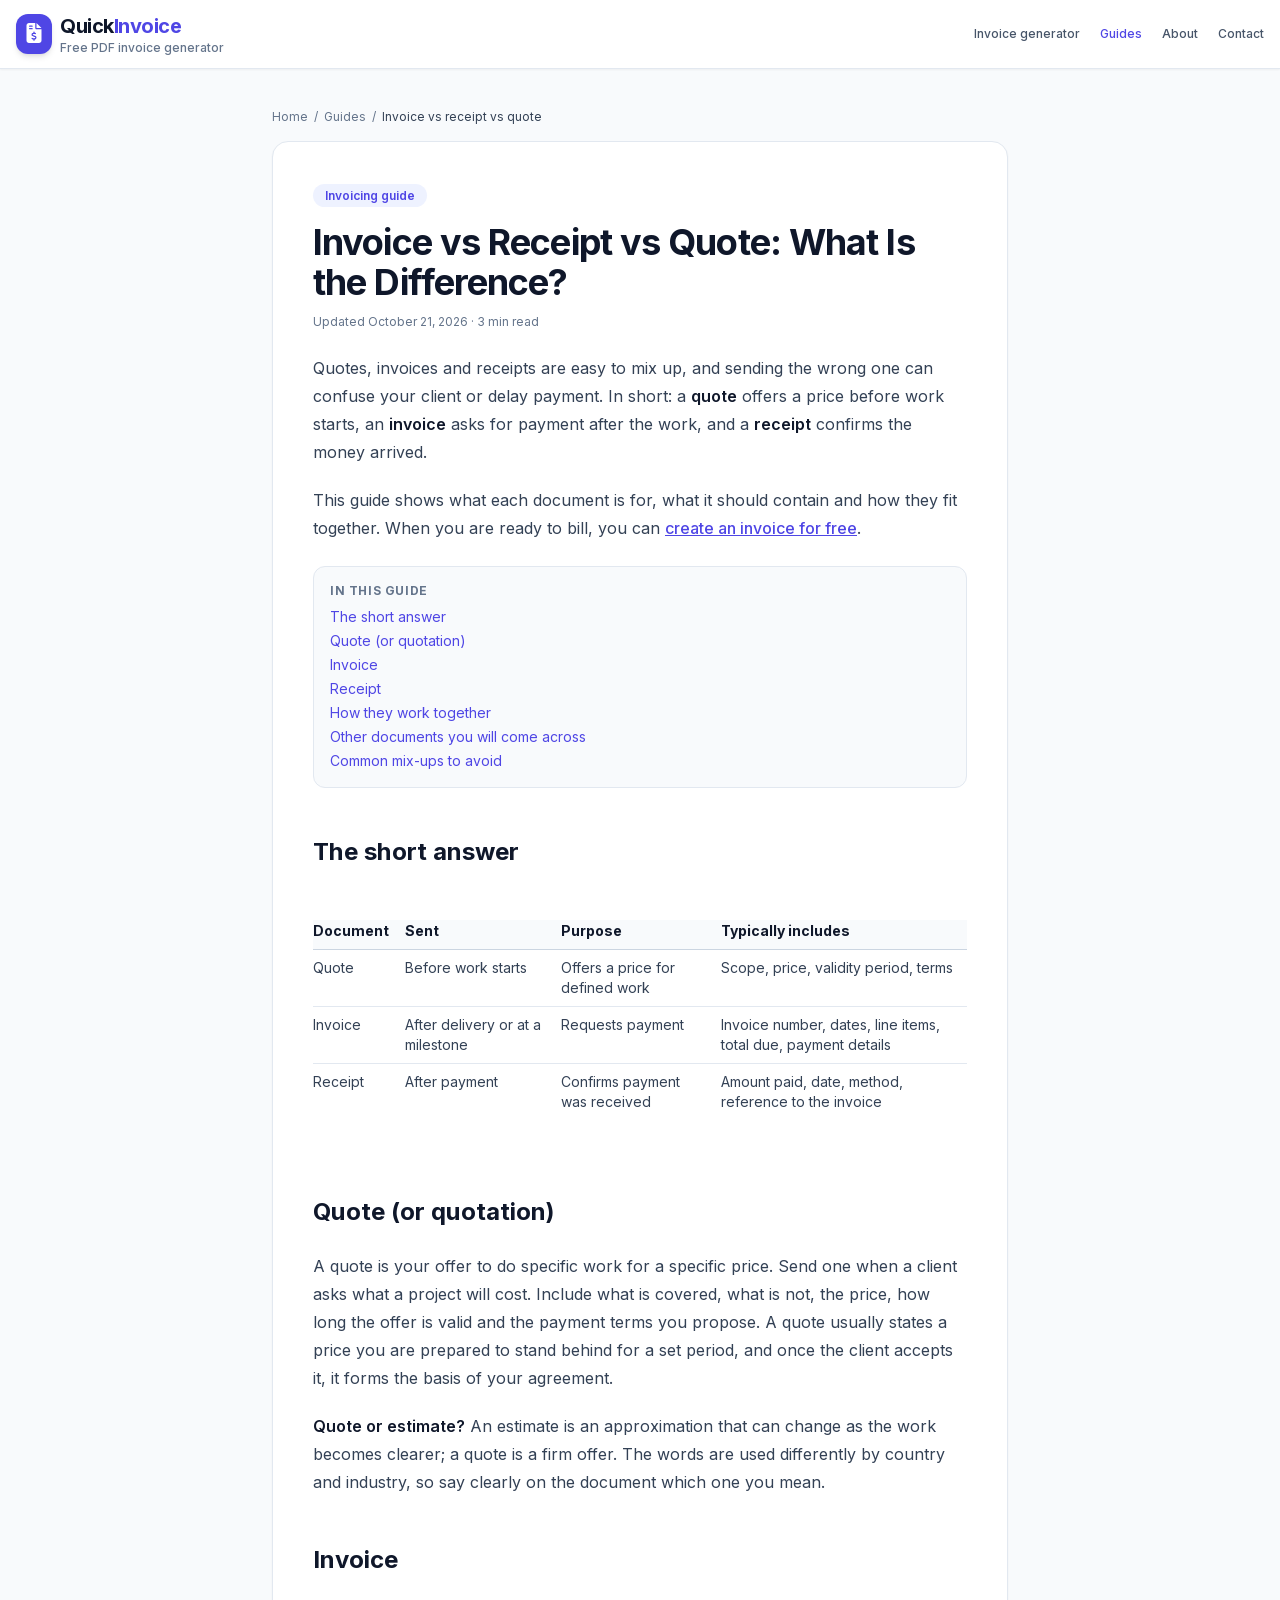
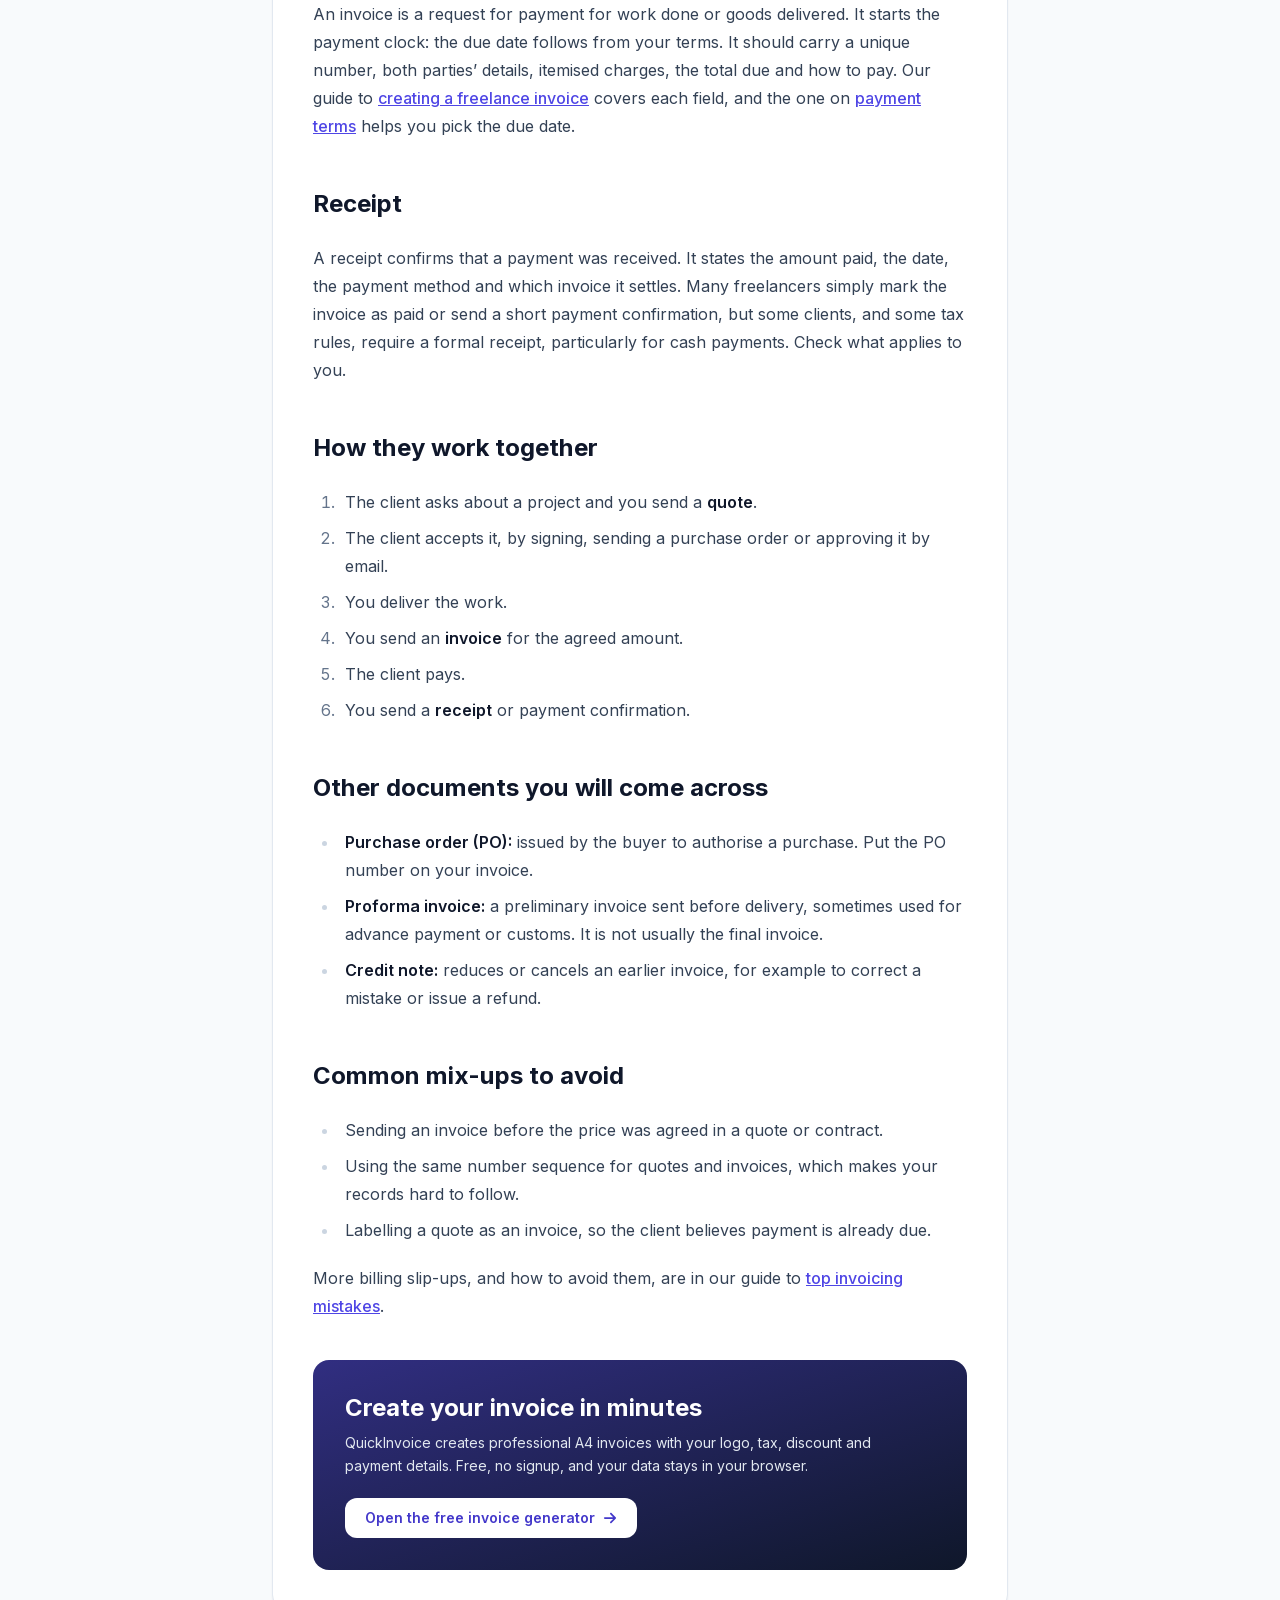
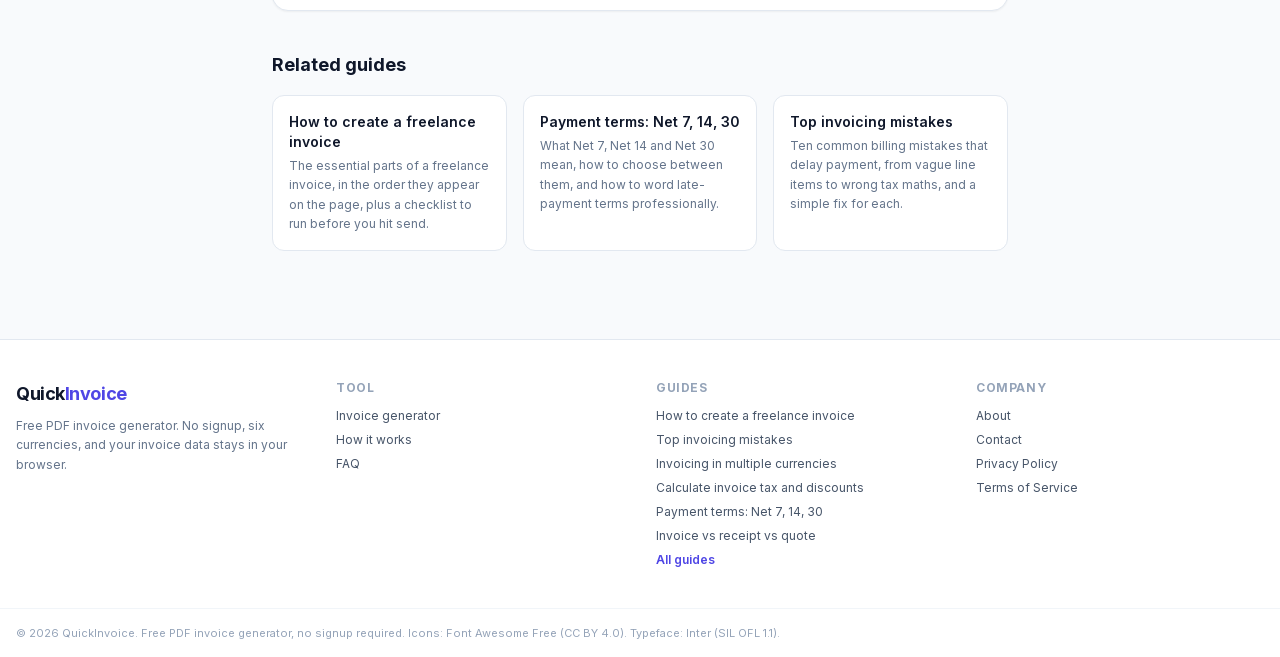
<file: guides/invoice-vs-receipt-vs-quote/index.html>
<!DOCTYPE html>
<html lang="en" class="scroll-smooth">
<head>
    <meta charset="utf-8">
    <meta name="viewport" content="width=device-width, initial-scale=1">
    <title>Invoice vs Receipt vs Quote: What’s the Difference?</title>
    <meta name="description" content="A quote offers a price, an invoice asks for payment and a receipt confirms it. Learn when to send each, what to include and how they fit together.">
    <meta name="robots" content="index, follow, max-image-preview:large">
    <meta name="theme-color" content="#4f46e5">
    <link rel="canonical" href="https://getquickinvoicepdf.netlify.app/guides/invoice-vs-receipt-vs-quote/">
    <link rel="icon" href="/favicon.ico?v=2" sizes="any">
    <link rel="icon" type="image/png" sizes="32x32" href="/icons/favicon-32x32.png?v=2">
    <link rel="icon" type="image/png" sizes="192x192" href="/icons/icon-192.png?v=2">
    <link rel="apple-touch-icon" sizes="180x180" href="/apple-touch-icon.png?v=2">
    <meta property="og:type" content="article">
    <meta property="og:site_name" content="QuickInvoice">
    <meta property="og:locale" content="en_US">
    <meta property="og:title" content="Invoice vs Receipt vs Quote: What’s the Difference?">
    <meta property="og:description" content="A quote offers a price, an invoice asks for payment and a receipt confirms it. Learn when to send each, what to include and how they fit together.">
    <meta property="og:url" content="https://getquickinvoicepdf.netlify.app/guides/invoice-vs-receipt-vs-quote/">
    <meta property="og:image" content="https://getquickinvoicepdf.netlify.app/og-image.png">
    <meta property="og:image:width" content="1200">
    <meta property="og:image:height" content="630">
    <meta property="og:image:alt" content="QuickInvoice: free PDF invoice generator with a live A4 preview">
    <meta property="article:published_time" content="2026-10-21">
    <meta property="article:modified_time" content="2026-10-21">
    <meta name="twitter:card" content="summary_large_image">
    <meta name="twitter:title" content="Invoice vs Receipt vs Quote: What’s the Difference?">
    <meta name="twitter:description" content="A quote offers a price, an invoice asks for payment and a receipt confirms it. Learn when to send each, what to include and how they fit together.">
    <meta name="twitter:image" content="https://getquickinvoicepdf.netlify.app/og-image.png">
    <meta name="twitter:image:alt" content="QuickInvoice: free PDF invoice generator with a live A4 preview">
    <script type="application/ld+json">
{
  "@context": "https://schema.org",
  "@graph": [
    {
      "@type": "BreadcrumbList",
      "itemListElement": [
        {
          "@type": "ListItem",
          "position": 1,
          "name": "Home",
          "item": "https://getquickinvoicepdf.netlify.app/"
        },
        {
          "@type": "ListItem",
          "position": 2,
          "name": "Guides",
          "item": "https://getquickinvoicepdf.netlify.app/guides/"
        },
        {
          "@type": "ListItem",
          "position": 3,
          "name": "Invoice vs receipt vs quote"
        }
      ]
    },
    {
      "@type": "Article",
      "headline": "Invoice vs Receipt vs Quote: What Is the Difference?",
      "description": "A quote offers a price, an invoice asks for payment and a receipt confirms it. Learn when to send each, what to include and how they fit together.",
      "image": "https://getquickinvoicepdf.netlify.app/og-image.png",
      "datePublished": "2026-10-21",
      "dateModified": "2026-10-21",
      "inLanguage": "en",
      "mainEntityOfPage": {
        "@type": "WebPage",
        "@id": "https://getquickinvoicepdf.netlify.app/guides/invoice-vs-receipt-vs-quote/"
      },
      "author": {
        "@type": "Organization",
        "name": "QuickInvoice",
        "url": "https://getquickinvoicepdf.netlify.app/"
      },
      "publisher": {
        "@type": "Organization",
        "name": "QuickInvoice",
        "url": "https://getquickinvoicepdf.netlify.app/",
        "logo": {
          "@type": "ImageObject",
          "url": "https://getquickinvoicepdf.netlify.app/apple-touch-icon.png"
        }
      }
    }
  ]
}
</script>
    <link rel="preload" href="../../assets/fonts/inter-latin-var.woff" as="font" type="font/woff" crossorigin>
    <link rel="stylesheet" href="../../assets/css/site.css">
</head>
<body class="bg-slate-50 text-slate-800 min-h-screen flex flex-col">
<!-- Icons: Font Awesome Free 6.4.0 by @fontawesome, https://fontawesome.com, licensed CC BY 4.0 (https://fontawesome.com/license/free) -->
<svg xmlns="http://www.w3.org/2000/svg" width="0" height="0" style="position:absolute" aria-hidden="true" focusable="false"><symbol id="i-arrow-right" viewBox="0 0 448 512"><path d="M438.6 278.6c12.5-12.5 12.5-32.8 0-45.3l-160-160c-12.5-12.5-32.8-12.5-45.3 0s-12.5 32.8 0 45.3L338.8 224 32 224c-17.7 0-32 14.3-32 32s14.3 32 32 32l306.7 0L233.4 393.4c-12.5 12.5-12.5 32.8 0 45.3s32.8 12.5 45.3 0l160-160z"/></symbol><symbol id="i-file-invoice-dollar" viewBox="0 0 384 512"><path d="M64 0C28.7 0 0 28.7 0 64V448c0 35.3 28.7 64 64 64H320c35.3 0 64-28.7 64-64V160H256c-17.7 0-32-14.3-32-32V0H64zM256 0V128H384L256 0zM64 80c0-8.8 7.2-16 16-16h64c8.8 0 16 7.2 16 16s-7.2 16-16 16H80c-8.8 0-16-7.2-16-16zm0 64c0-8.8 7.2-16 16-16h64c8.8 0 16 7.2 16 16s-7.2 16-16 16H80c-8.8 0-16-7.2-16-16zm128 72c8.8 0 16 7.2 16 16v17.3c8.5 1.2 16.7 3.1 24.1 5.1c8.5 2.3 13.6 11 11.3 19.6s-11 13.6-19.6 11.3c-11.1-3-22-5.2-32.1-5.3c-8.4-.1-17.4 1.8-23.6 5.5c-5.7 3.4-8.1 7.3-8.1 12.8c0 3.7 1.3 6.5 7.3 10.1c6.9 4.1 16.6 7.1 29.2 10.9l.5 .1 0 0 0 0c11.3 3.4 25.3 7.6 36.3 14.6c12.1 7.6 22.4 19.7 22.7 38.2c.3 19.3-9.6 33.3-22.9 41.6c-7.7 4.8-16.4 7.6-25.1 9.1V440c0 8.8-7.2 16-16 16s-16-7.2-16-16V422.2c-11.2-2.1-21.7-5.7-30.9-8.9l0 0c-2.1-.7-4.2-1.4-6.2-2.1c-8.4-2.8-12.9-11.9-10.1-20.2s11.9-12.9 20.2-10.1c2.5 .8 4.8 1.6 7.1 2.4l0 0 0 0 0 0c13.6 4.6 24.6 8.4 36.3 8.7c9.1 .3 17.9-1.7 23.7-5.3c5.1-3.2 7.9-7.3 7.8-14c-.1-4.6-1.8-7.8-7.7-11.6c-6.8-4.3-16.5-7.4-29-11.2l-1.6-.5 0 0c-11-3.3-24.3-7.3-34.8-13.7c-12-7.2-22.6-18.9-22.7-37.3c-.1-19.4 10.8-32.8 23.8-40.5c7.5-4.4 15.8-7.2 24.1-8.7V232c0-8.8 7.2-16 16-16z"/></symbol></svg>
    <a href="#main" class="skip-link no-print">Skip to main content</a>

    <header class="w-full bg-white border-b border-slate-200 sticky top-0 z-40 shadow-sm no-print">
        <div class="max-w-7xl mx-auto px-4 py-3 flex flex-wrap items-center justify-between gap-x-6 gap-y-2">
            <a href="/" class="flex items-center gap-2" aria-label="QuickInvoice home">
                <span class="bg-indigo-600 text-white p-2 rounded-xl shadow-md" aria-hidden="true"><svg class="i text-lg sm:text-xl" aria-hidden="true" focusable="false"><use href="#i-file-invoice-dollar"/></svg></span>
                <span class="block">
                    <span class="block text-base sm:text-xl font-bold tracking-tight text-slate-900">Quick<span class="text-indigo-600">Invoice</span></span>
                    <span class="block text-[10px] sm:text-xs text-slate-500 font-medium">Free PDF invoice generator</span>
                </span>
            </a>
            <nav class="flex flex-wrap items-center gap-x-5 gap-y-1 text-xs font-medium text-slate-600" aria-label="Primary">
                <a href="/#generator" class="hover:text-indigo-600 transition">Invoice generator</a> <a href="/guides/" class="text-indigo-600" aria-current="page">Guides</a> <a href="/about/" class="hover:text-indigo-600 transition">About</a> <a href="/contact/" class="hover:text-indigo-600 transition">Contact</a>
            </nav>
        </div>
    </header>

    <main id="main" class="flex-grow w-full">
        <div class="max-w-3xl mx-auto px-4 py-6 sm:py-10 w-full">
            <nav aria-label="Breadcrumb" class="text-xs text-slate-500 mb-4">
                <ol class="flex flex-wrap items-center gap-1.5">
                    <li><a href="/" class="hover:text-indigo-600">Home</a></li>
                    <li aria-hidden="true">/</li>
                    <li><a href="/guides/" class="hover:text-indigo-600">Guides</a></li>
                    <li aria-hidden="true">/</li>
                    <li aria-current="page" class="text-slate-700">Invoice vs receipt vs quote</li>
                </ol>
            </nav>

            <article class="bg-white rounded-2xl shadow-sm border border-slate-200 p-6 sm:p-10">
                <header>
                    <span class="px-3 py-1 bg-indigo-50 text-indigo-600 rounded-full text-xs font-semibold">Invoicing guide</span>
                    <h1 class="mt-4 text-3xl sm:text-4xl font-extrabold tracking-tight text-slate-900">Invoice vs Receipt vs Quote: What Is the Difference?</h1>
                    <p class="mt-3 text-xs text-slate-500">Updated <time datetime="2026-10-21">October 21, 2026</time> &middot; 3 min read</p>
                </header>

                <div class="prose prose-slate max-w-none prose-headings:scroll-mt-24 prose-headings:font-bold prose-a:text-indigo-600 prose-a:font-medium prose-table:text-sm prose-th:bg-slate-50 prose-code:before:content-none prose-code:after:content-none prose-code:bg-slate-100 prose-code:px-1 prose-code:py-0.5 prose-code:rounded prose-code:text-[0.9em] mt-6">

<p>Quotes, invoices and receipts are easy to mix up, and sending the wrong one can confuse your client or delay payment. In short: a <strong>quote</strong> offers a price before work starts, an <strong>invoice</strong> asks for payment after the work, and a <strong>receipt</strong> confirms the money arrived.</p>
<p>This guide shows what each document is for, what it should contain and how they fit together. When you are ready to bill, you can <a href="/#generator">create an invoice for free</a>.</p>

                    <nav aria-label="In this guide" class="not-prose my-6 rounded-xl border border-slate-200 bg-slate-50 p-4">
                        <p class="text-xs font-bold uppercase tracking-wider text-slate-500">In this guide</p>
                        <ul class="mt-2 space-y-1 text-sm"><li><a href="#short-answer" class="text-indigo-600 hover:underline">The short answer</a></li><li><a href="#quote" class="text-indigo-600 hover:underline">Quote (or quotation)</a></li><li><a href="#invoice" class="text-indigo-600 hover:underline">Invoice</a></li><li><a href="#receipt" class="text-indigo-600 hover:underline">Receipt</a></li><li><a href="#how-they-fit" class="text-indigo-600 hover:underline">How they work together</a></li><li><a href="#other-documents" class="text-indigo-600 hover:underline">Other documents you will come across</a></li><li><a href="#mix-ups" class="text-indigo-600 hover:underline">Common mix-ups to avoid</a></li></ul>
                    </nav>

<h2 id="short-answer">The short answer</h2>

<div class="overflow-x-auto">
<table>
<thead><tr><th>Document</th><th>Sent</th><th>Purpose</th><th>Typically includes</th></tr></thead>
<tbody>
<tr><td>Quote</td><td>Before work starts</td><td>Offers a price for defined work</td><td>Scope, price, validity period, terms</td></tr>
<tr><td>Invoice</td><td>After delivery or at a milestone</td><td>Requests payment</td><td>Invoice number, dates, line items, total due, payment details</td></tr>
<tr><td>Receipt</td><td>After payment</td><td>Confirms payment was received</td><td>Amount paid, date, method, reference to the invoice</td></tr>
</tbody>
</table>
</div>

<h2 id="quote">Quote (or quotation)</h2>

<p>A quote is your offer to do specific work for a specific price. Send one when a client asks what a project will cost. Include what is covered, what is not, the price, how long the offer is valid and the payment terms you propose. A quote usually states a price you are prepared to stand behind for a set period, and once the client accepts it, it forms the basis of your agreement.</p>
<p><strong>Quote or estimate?</strong> An estimate is an approximation that can change as the work becomes clearer; a quote is a firm offer. The words are used differently by country and industry, so say clearly on the document which one you mean.</p>

<h2 id="invoice">Invoice</h2>

<p>An invoice is a request for payment for work done or goods delivered. It starts the payment clock: the due date follows from your terms. It should carry a unique number, both parties&rsquo; details, itemised charges, the total due and how to pay. Our guide to <a href="/guides/how-to-create-a-freelance-invoice/">creating a freelance invoice</a> covers each field, and the one on <a href="/guides/invoice-payment-terms-net-7-net-14-net-30/">payment terms</a> helps you pick the due date.</p>

<h2 id="receipt">Receipt</h2>

<p>A receipt confirms that a payment was received. It states the amount paid, the date, the payment method and which invoice it settles. Many freelancers simply mark the invoice as paid or send a short payment confirmation, but some clients, and some tax rules, require a formal receipt, particularly for cash payments. Check what applies to you.</p>

<h2 id="how-they-fit">How they work together</h2>

<ol>
<li>The client asks about a project and you send a <strong>quote</strong>.</li>
<li>The client accepts it, by signing, sending a purchase order or approving it by email.</li>
<li>You deliver the work.</li>
<li>You send an <strong>invoice</strong> for the agreed amount.</li>
<li>The client pays.</li>
<li>You send a <strong>receipt</strong> or payment confirmation.</li>
</ol>

<h2 id="other-documents">Other documents you will come across</h2>

<ul>
<li><strong>Purchase order (PO):</strong> issued by the buyer to authorise a purchase. Put the PO number on your invoice.</li>
<li><strong>Proforma invoice:</strong> a preliminary invoice sent before delivery, sometimes used for advance payment or customs. It is not usually the final invoice.</li>
<li><strong>Credit note:</strong> reduces or cancels an earlier invoice, for example to correct a mistake or issue a refund.</li>
</ul>

<h2 id="mix-ups">Common mix-ups to avoid</h2>

<ul>
<li>Sending an invoice before the price was agreed in a quote or contract.</li>
<li>Using the same number sequence for quotes and invoices, which makes your records hard to follow.</li>
<li>Labelling a quote as an invoice, so the client believes payment is already due.</li>
</ul>
<p>More billing slip-ups, and how to avoid them, are in our guide to <a href="/guides/invoicing-mistakes-to-avoid/">top invoicing mistakes</a>.</p>

                </div>

                <aside class="mt-10 rounded-2xl bg-gradient-to-br from-indigo-900 to-slate-900 text-white p-6 sm:p-8" aria-labelledby="cta-title">
                    <h2 id="cta-title" class="text-xl sm:text-2xl font-bold">Create your invoice in minutes</h2>
                    <p class="mt-2 text-sm text-slate-200 max-w-xl leading-relaxed">QuickInvoice creates professional A4 invoices with your logo, tax, discount and payment details. Free, no signup, and your data stays in your browser.</p>
                    <a href="/#generator" class="mt-5 inline-flex items-center gap-2 bg-white text-indigo-700 hover:bg-indigo-50 font-semibold text-sm px-5 py-2.5 rounded-xl transition">Open the free invoice generator <svg class="i" aria-hidden="true" focusable="false"><use href="#i-arrow-right"/></svg></a>
                </aside>
            </article>

            <section class="mt-10" aria-labelledby="related-title">
                <h2 id="related-title" class="text-lg font-bold text-slate-900">Related guides</h2>
                <ul class="mt-4 grid gap-4 sm:grid-cols-3">
                    <li>
                        <a href="/guides/how-to-create-a-freelance-invoice/" class="block h-full bg-white border border-slate-200 rounded-xl p-4 hover:border-indigo-300 transition">
                            <span class="block text-sm font-semibold text-slate-900">How to create a freelance invoice</span>
                            <span class="block mt-1 text-xs text-slate-500 leading-relaxed">The essential parts of a freelance invoice, in the order they appear on the page, plus a checklist to run before you hit send.</span>
                        </a>
                    </li>
                    <li>
                        <a href="/guides/invoice-payment-terms-net-7-net-14-net-30/" class="block h-full bg-white border border-slate-200 rounded-xl p-4 hover:border-indigo-300 transition">
                            <span class="block text-sm font-semibold text-slate-900">Payment terms: Net 7, 14, 30</span>
                            <span class="block mt-1 text-xs text-slate-500 leading-relaxed">What Net 7, Net 14 and Net 30 mean, how to choose between them, and how to word late-payment terms professionally.</span>
                        </a>
                    </li>
                    <li>
                        <a href="/guides/invoicing-mistakes-to-avoid/" class="block h-full bg-white border border-slate-200 rounded-xl p-4 hover:border-indigo-300 transition">
                            <span class="block text-sm font-semibold text-slate-900">Top invoicing mistakes</span>
                            <span class="block mt-1 text-xs text-slate-500 leading-relaxed">Ten common billing mistakes that delay payment, from vague line items to wrong tax maths, and a simple fix for each.</span>
                        </a>
                    </li>
                </ul>
            </section>
        </div>
    </main>

    <footer class="bg-white border-t border-slate-200 mt-12 no-print">
        <div class="max-w-7xl mx-auto px-4 py-10 grid gap-8 sm:grid-cols-2 lg:grid-cols-4">
            <div>
                <p class="text-lg font-bold tracking-tight text-slate-900">Quick<span class="text-indigo-600">Invoice</span></p>
                <p class="mt-2 text-xs text-slate-500 leading-relaxed">Free PDF invoice generator. No signup, six currencies, and your invoice data stays in your browser.</p>
            </div>
            <nav aria-label="Tool">
                <p class="text-xs font-bold uppercase tracking-wider text-slate-400">Tool</p>
                <ul class="mt-3 space-y-2 text-xs text-slate-600">
                    <li><a href="/#generator" class="hover:text-indigo-600 transition">Invoice generator</a></li>
                    <li><a href="/#how-it-works" class="hover:text-indigo-600 transition">How it works</a></li>
                    <li><a href="/#faq" class="hover:text-indigo-600 transition">FAQ</a></li>
                </ul>
            </nav>
            <nav aria-label="Guides">
                <p class="text-xs font-bold uppercase tracking-wider text-slate-400">Guides</p>
                <ul class="mt-3 space-y-2 text-xs text-slate-600"><li><a href="/guides/how-to-create-a-freelance-invoice/" class="hover:text-indigo-600 transition">How to create a freelance invoice</a></li><li><a href="/guides/invoicing-mistakes-to-avoid/" class="hover:text-indigo-600 transition">Top invoicing mistakes</a></li><li><a href="/guides/invoicing-in-multiple-currencies/" class="hover:text-indigo-600 transition">Invoicing in multiple currencies</a></li><li><a href="/guides/calculate-invoice-tax-and-discounts/" class="hover:text-indigo-600 transition">Calculate invoice tax and discounts</a></li><li><a href="/guides/invoice-payment-terms-net-7-net-14-net-30/" class="hover:text-indigo-600 transition">Payment terms: Net 7, 14, 30</a></li><li><a href="/guides/invoice-vs-receipt-vs-quote/" class="hover:text-indigo-600 transition">Invoice vs receipt vs quote</a></li>
                    <li><a href="/guides/" class="font-semibold text-indigo-600 hover:underline">All guides</a></li>
                </ul>
            </nav>
            <nav aria-label="Company">
                <p class="text-xs font-bold uppercase tracking-wider text-slate-400">Company</p>
                <ul class="mt-3 space-y-2 text-xs text-slate-600">
                    <li><a href="/about/" class="hover:text-indigo-600 transition">About</a></li>
                    <li><a href="/contact/" class="hover:text-indigo-600 transition">Contact</a></li>
                    <li><a href="/privacy/" class="hover:text-indigo-600 transition">Privacy Policy</a></li>
                    <li><a href="/terms/" class="hover:text-indigo-600 transition">Terms of Service</a></li>
                </ul>
            </nav>
        </div>
        <div class="border-t border-slate-100">
            <p class="max-w-7xl mx-auto px-4 py-4 text-[11px] text-slate-400">&copy; 2026 QuickInvoice. Free PDF invoice generator, no signup required. Icons: Font Awesome Free (CC BY 4.0). Typeface: Inter (SIL OFL 1.1).</p>
        </div>
    </footer>

</body>
</html>
</file>
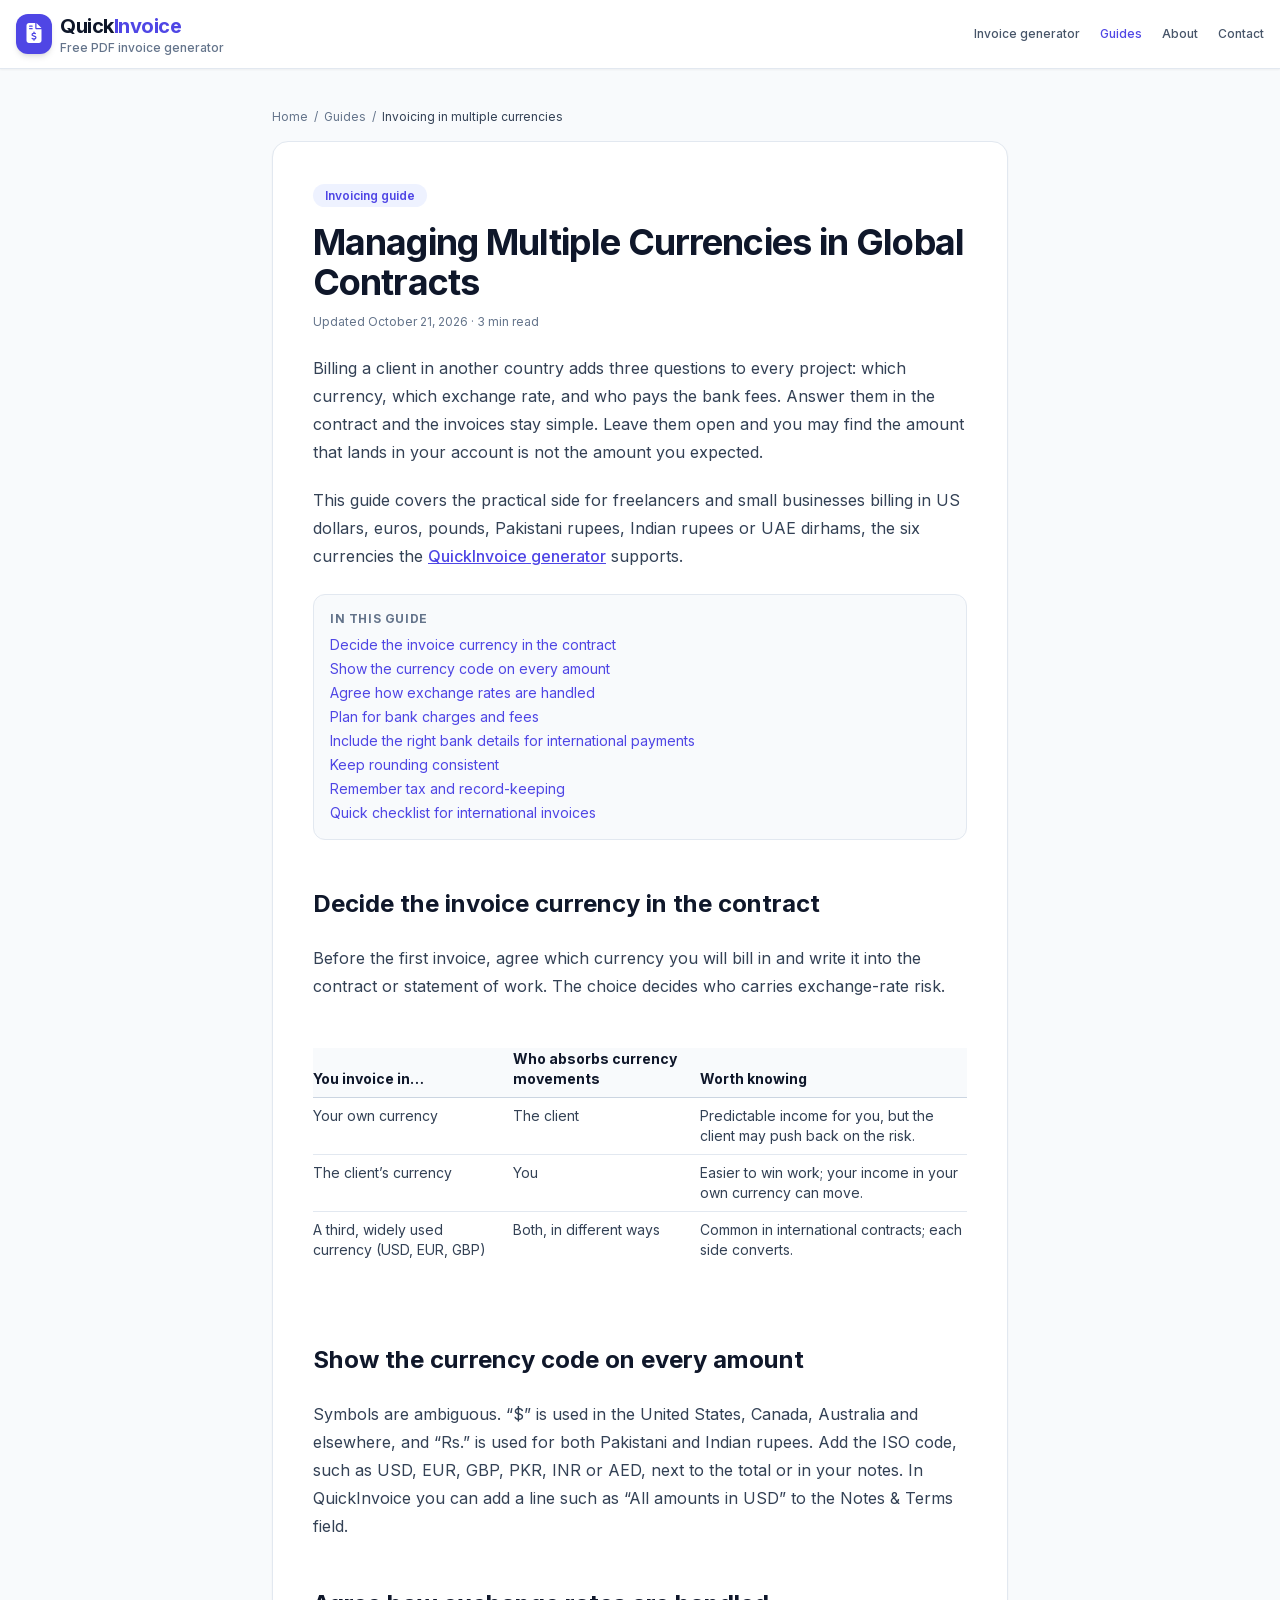
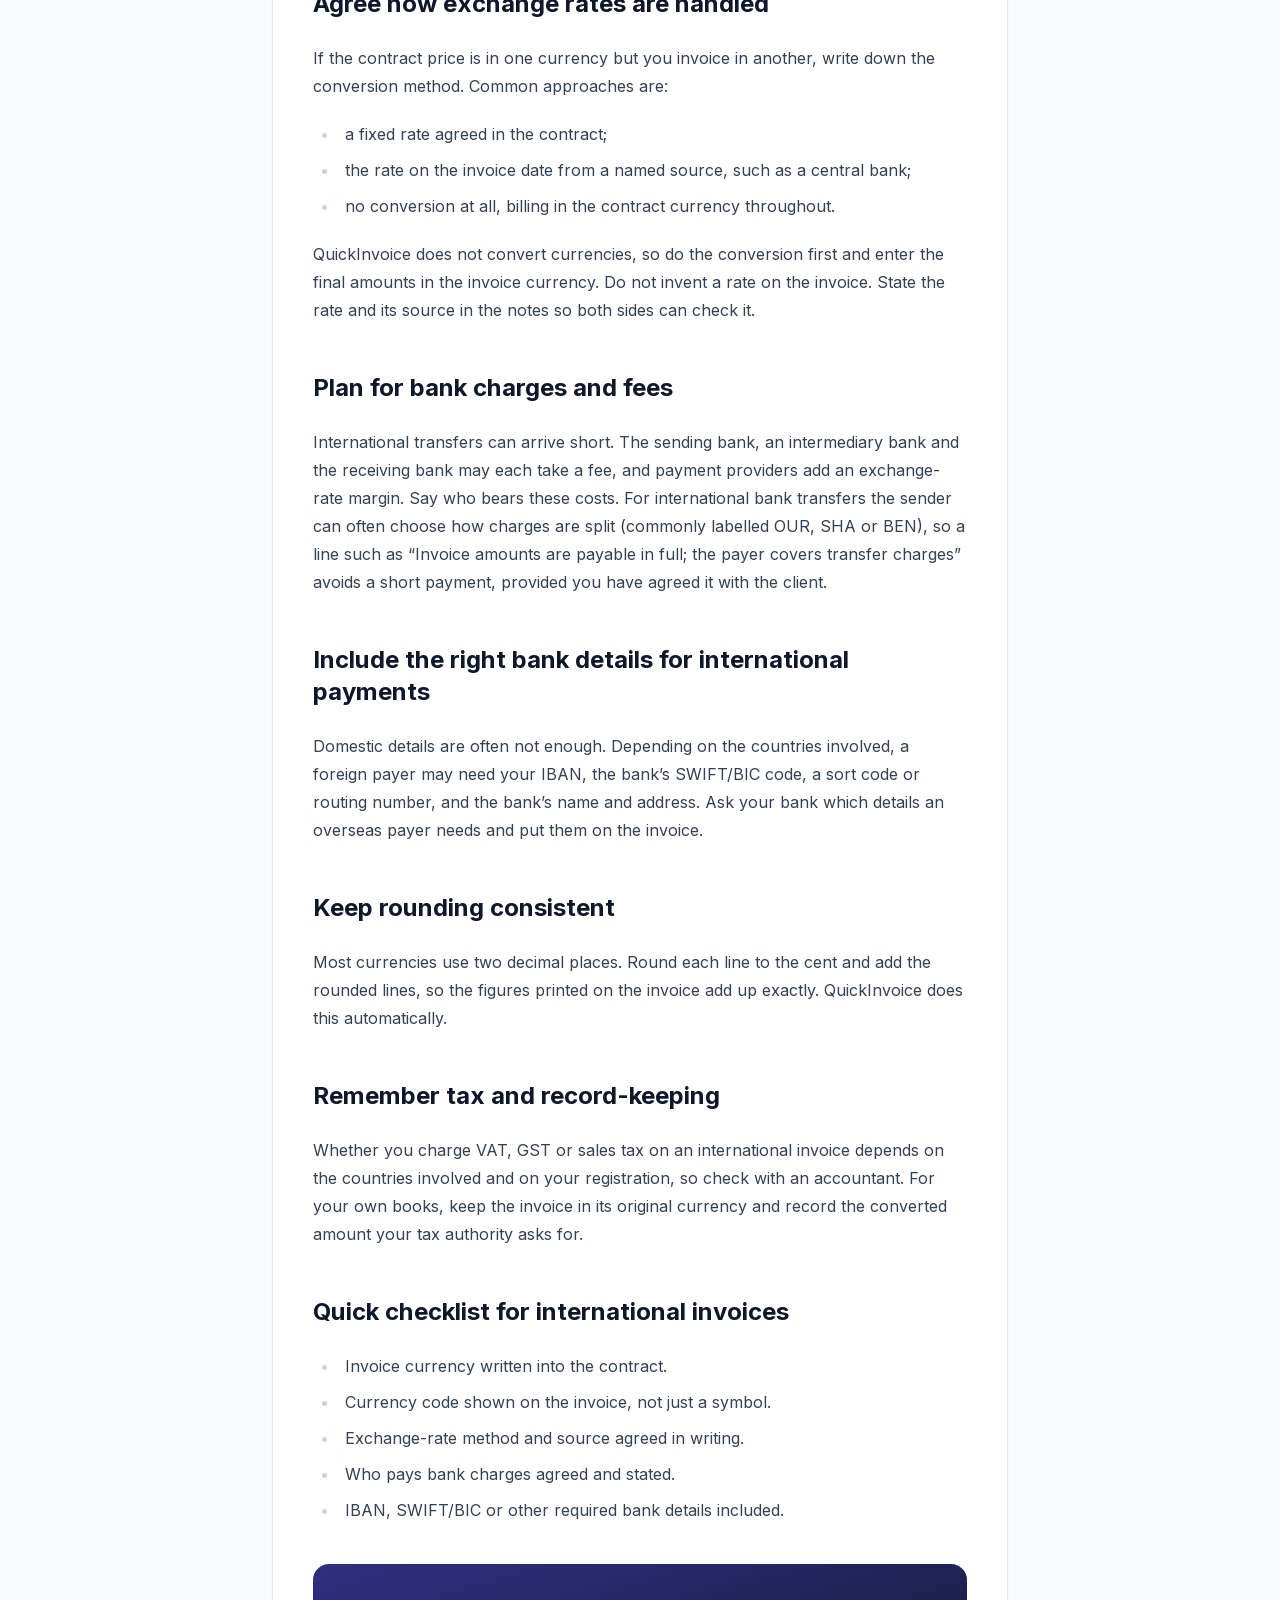
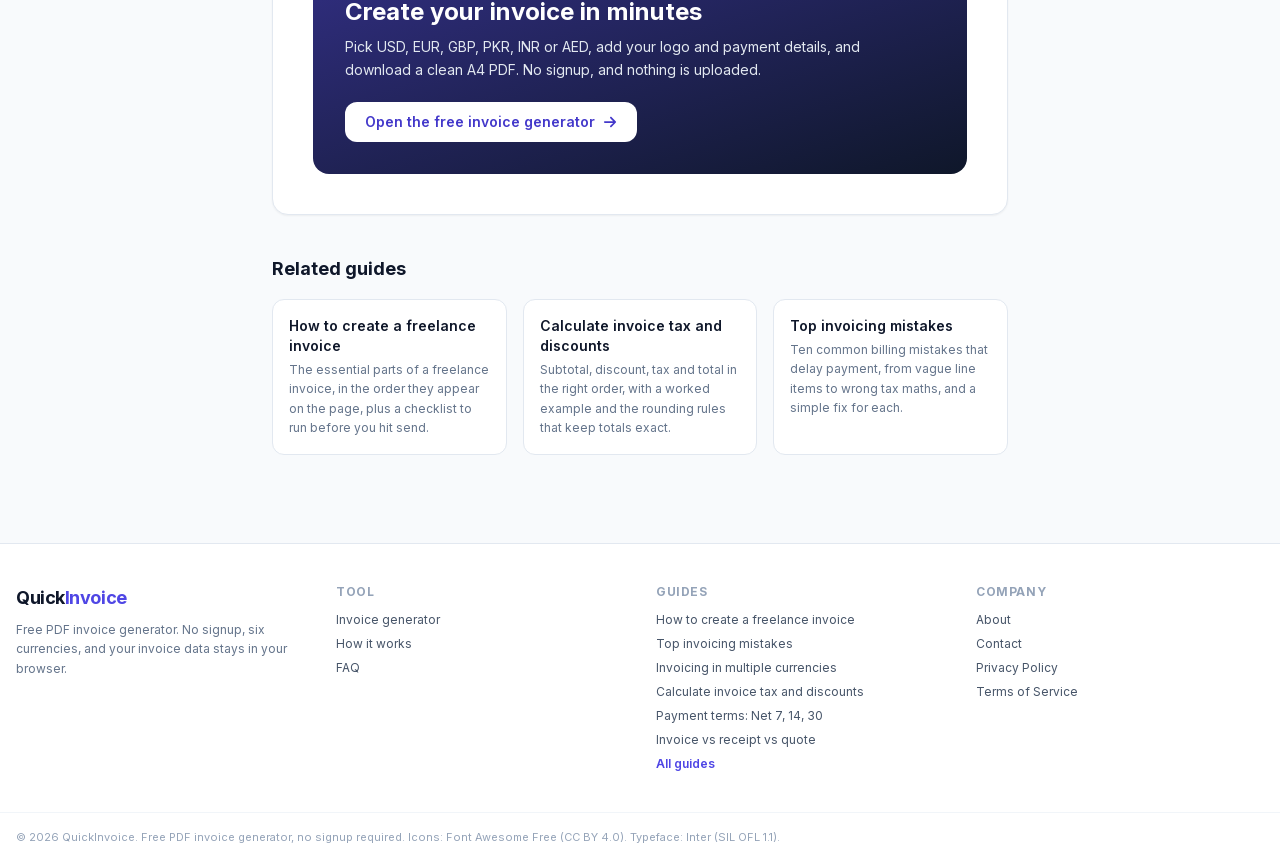
<file: guides/invoicing-in-multiple-currencies/index.html>
<!DOCTYPE html>
<html lang="en" class="scroll-smooth">
<head>
    <meta charset="utf-8">
    <meta name="viewport" content="width=device-width, initial-scale=1">
    <title>Invoicing in Multiple Currencies: A Practical Guide</title>
    <meta name="description" content="How to choose an invoice currency, agree exchange rates, handle bank fees and show currency clearly when billing in USD, EUR, GBP, PKR, INR or AED.">
    <meta name="robots" content="index, follow, max-image-preview:large">
    <meta name="theme-color" content="#4f46e5">
    <link rel="canonical" href="https://getquickinvoicepdf.netlify.app/guides/invoicing-in-multiple-currencies/">
    <link rel="icon" href="/favicon.ico?v=2" sizes="any">
    <link rel="icon" type="image/png" sizes="32x32" href="/icons/favicon-32x32.png?v=2">
    <link rel="icon" type="image/png" sizes="192x192" href="/icons/icon-192.png?v=2">
    <link rel="apple-touch-icon" sizes="180x180" href="/apple-touch-icon.png?v=2">
    <meta property="og:type" content="article">
    <meta property="og:site_name" content="QuickInvoice">
    <meta property="og:locale" content="en_US">
    <meta property="og:title" content="Invoicing in Multiple Currencies: A Practical Guide">
    <meta property="og:description" content="How to choose an invoice currency, agree exchange rates, handle bank fees and show currency clearly when billing in USD, EUR, GBP, PKR, INR or AED.">
    <meta property="og:url" content="https://getquickinvoicepdf.netlify.app/guides/invoicing-in-multiple-currencies/">
    <meta property="og:image" content="https://getquickinvoicepdf.netlify.app/og-image.png">
    <meta property="og:image:width" content="1200">
    <meta property="og:image:height" content="630">
    <meta property="og:image:alt" content="QuickInvoice: free PDF invoice generator with a live A4 preview">
    <meta property="article:published_time" content="2026-10-21">
    <meta property="article:modified_time" content="2026-10-21">
    <meta name="twitter:card" content="summary_large_image">
    <meta name="twitter:title" content="Invoicing in Multiple Currencies: A Practical Guide">
    <meta name="twitter:description" content="How to choose an invoice currency, agree exchange rates, handle bank fees and show currency clearly when billing in USD, EUR, GBP, PKR, INR or AED.">
    <meta name="twitter:image" content="https://getquickinvoicepdf.netlify.app/og-image.png">
    <meta name="twitter:image:alt" content="QuickInvoice: free PDF invoice generator with a live A4 preview">
    <script type="application/ld+json">
{
  "@context": "https://schema.org",
  "@graph": [
    {
      "@type": "BreadcrumbList",
      "itemListElement": [
        {
          "@type": "ListItem",
          "position": 1,
          "name": "Home",
          "item": "https://getquickinvoicepdf.netlify.app/"
        },
        {
          "@type": "ListItem",
          "position": 2,
          "name": "Guides",
          "item": "https://getquickinvoicepdf.netlify.app/guides/"
        },
        {
          "@type": "ListItem",
          "position": 3,
          "name": "Invoicing in multiple currencies"
        }
      ]
    },
    {
      "@type": "Article",
      "headline": "Managing Multiple Currencies in Global Contracts",
      "description": "How to choose an invoice currency, agree exchange rates, handle bank fees and show currency clearly when billing in USD, EUR, GBP, PKR, INR or AED.",
      "image": "https://getquickinvoicepdf.netlify.app/og-image.png",
      "datePublished": "2026-10-21",
      "dateModified": "2026-10-21",
      "inLanguage": "en",
      "mainEntityOfPage": {
        "@type": "WebPage",
        "@id": "https://getquickinvoicepdf.netlify.app/guides/invoicing-in-multiple-currencies/"
      },
      "author": {
        "@type": "Organization",
        "name": "QuickInvoice",
        "url": "https://getquickinvoicepdf.netlify.app/"
      },
      "publisher": {
        "@type": "Organization",
        "name": "QuickInvoice",
        "url": "https://getquickinvoicepdf.netlify.app/",
        "logo": {
          "@type": "ImageObject",
          "url": "https://getquickinvoicepdf.netlify.app/apple-touch-icon.png"
        }
      }
    }
  ]
}
</script>
    <link rel="preload" href="../../assets/fonts/inter-latin-var.woff" as="font" type="font/woff" crossorigin>
    <link rel="stylesheet" href="../../assets/css/site.css">
</head>
<body class="bg-slate-50 text-slate-800 min-h-screen flex flex-col">
<!-- Icons: Font Awesome Free 6.4.0 by @fontawesome, https://fontawesome.com, licensed CC BY 4.0 (https://fontawesome.com/license/free) -->
<svg xmlns="http://www.w3.org/2000/svg" width="0" height="0" style="position:absolute" aria-hidden="true" focusable="false"><symbol id="i-arrow-right" viewBox="0 0 448 512"><path d="M438.6 278.6c12.5-12.5 12.5-32.8 0-45.3l-160-160c-12.5-12.5-32.8-12.5-45.3 0s-12.5 32.8 0 45.3L338.8 224 32 224c-17.7 0-32 14.3-32 32s14.3 32 32 32l306.7 0L233.4 393.4c-12.5 12.5-12.5 32.8 0 45.3s32.8 12.5 45.3 0l160-160z"/></symbol><symbol id="i-file-invoice-dollar" viewBox="0 0 384 512"><path d="M64 0C28.7 0 0 28.7 0 64V448c0 35.3 28.7 64 64 64H320c35.3 0 64-28.7 64-64V160H256c-17.7 0-32-14.3-32-32V0H64zM256 0V128H384L256 0zM64 80c0-8.8 7.2-16 16-16h64c8.8 0 16 7.2 16 16s-7.2 16-16 16H80c-8.8 0-16-7.2-16-16zm0 64c0-8.8 7.2-16 16-16h64c8.8 0 16 7.2 16 16s-7.2 16-16 16H80c-8.8 0-16-7.2-16-16zm128 72c8.8 0 16 7.2 16 16v17.3c8.5 1.2 16.7 3.1 24.1 5.1c8.5 2.3 13.6 11 11.3 19.6s-11 13.6-19.6 11.3c-11.1-3-22-5.2-32.1-5.3c-8.4-.1-17.4 1.8-23.6 5.5c-5.7 3.4-8.1 7.3-8.1 12.8c0 3.7 1.3 6.5 7.3 10.1c6.9 4.1 16.6 7.1 29.2 10.9l.5 .1 0 0 0 0c11.3 3.4 25.3 7.6 36.3 14.6c12.1 7.6 22.4 19.7 22.7 38.2c.3 19.3-9.6 33.3-22.9 41.6c-7.7 4.8-16.4 7.6-25.1 9.1V440c0 8.8-7.2 16-16 16s-16-7.2-16-16V422.2c-11.2-2.1-21.7-5.7-30.9-8.9l0 0c-2.1-.7-4.2-1.4-6.2-2.1c-8.4-2.8-12.9-11.9-10.1-20.2s11.9-12.9 20.2-10.1c2.5 .8 4.8 1.6 7.1 2.4l0 0 0 0 0 0c13.6 4.6 24.6 8.4 36.3 8.7c9.1 .3 17.9-1.7 23.7-5.3c5.1-3.2 7.9-7.3 7.8-14c-.1-4.6-1.8-7.8-7.7-11.6c-6.8-4.3-16.5-7.4-29-11.2l-1.6-.5 0 0c-11-3.3-24.3-7.3-34.8-13.7c-12-7.2-22.6-18.9-22.7-37.3c-.1-19.4 10.8-32.8 23.8-40.5c7.5-4.4 15.8-7.2 24.1-8.7V232c0-8.8 7.2-16 16-16z"/></symbol></svg>
    <a href="#main" class="skip-link no-print">Skip to main content</a>

    <header class="w-full bg-white border-b border-slate-200 sticky top-0 z-40 shadow-sm no-print">
        <div class="max-w-7xl mx-auto px-4 py-3 flex flex-wrap items-center justify-between gap-x-6 gap-y-2">
            <a href="/" class="flex items-center gap-2" aria-label="QuickInvoice home">
                <span class="bg-indigo-600 text-white p-2 rounded-xl shadow-md" aria-hidden="true"><svg class="i text-lg sm:text-xl" aria-hidden="true" focusable="false"><use href="#i-file-invoice-dollar"/></svg></span>
                <span class="block">
                    <span class="block text-base sm:text-xl font-bold tracking-tight text-slate-900">Quick<span class="text-indigo-600">Invoice</span></span>
                    <span class="block text-[10px] sm:text-xs text-slate-500 font-medium">Free PDF invoice generator</span>
                </span>
            </a>
            <nav class="flex flex-wrap items-center gap-x-5 gap-y-1 text-xs font-medium text-slate-600" aria-label="Primary">
                <a href="/#generator" class="hover:text-indigo-600 transition">Invoice generator</a> <a href="/guides/" class="text-indigo-600" aria-current="page">Guides</a> <a href="/about/" class="hover:text-indigo-600 transition">About</a> <a href="/contact/" class="hover:text-indigo-600 transition">Contact</a>
            </nav>
        </div>
    </header>

    <main id="main" class="flex-grow w-full">
        <div class="max-w-3xl mx-auto px-4 py-6 sm:py-10 w-full">
            <nav aria-label="Breadcrumb" class="text-xs text-slate-500 mb-4">
                <ol class="flex flex-wrap items-center gap-1.5">
                    <li><a href="/" class="hover:text-indigo-600">Home</a></li>
                    <li aria-hidden="true">/</li>
                    <li><a href="/guides/" class="hover:text-indigo-600">Guides</a></li>
                    <li aria-hidden="true">/</li>
                    <li aria-current="page" class="text-slate-700">Invoicing in multiple currencies</li>
                </ol>
            </nav>

            <article class="bg-white rounded-2xl shadow-sm border border-slate-200 p-6 sm:p-10">
                <header>
                    <span class="px-3 py-1 bg-indigo-50 text-indigo-600 rounded-full text-xs font-semibold">Invoicing guide</span>
                    <h1 class="mt-4 text-3xl sm:text-4xl font-extrabold tracking-tight text-slate-900">Managing Multiple Currencies in Global Contracts</h1>
                    <p class="mt-3 text-xs text-slate-500">Updated <time datetime="2026-10-21">October 21, 2026</time> &middot; 3 min read</p>
                </header>

                <div class="prose prose-slate max-w-none prose-headings:scroll-mt-24 prose-headings:font-bold prose-a:text-indigo-600 prose-a:font-medium prose-table:text-sm prose-th:bg-slate-50 prose-code:before:content-none prose-code:after:content-none prose-code:bg-slate-100 prose-code:px-1 prose-code:py-0.5 prose-code:rounded prose-code:text-[0.9em] mt-6">

<p>Billing a client in another country adds three questions to every project: which currency, which exchange rate, and who pays the bank fees. Answer them in the contract and the invoices stay simple. Leave them open and you may find the amount that lands in your account is not the amount you expected.</p>
<p>This guide covers the practical side for freelancers and small businesses billing in US dollars, euros, pounds, Pakistani rupees, Indian rupees or UAE dirhams, the six currencies the <a href="/#generator">QuickInvoice generator</a> supports.</p>

                    <nav aria-label="In this guide" class="not-prose my-6 rounded-xl border border-slate-200 bg-slate-50 p-4">
                        <p class="text-xs font-bold uppercase tracking-wider text-slate-500">In this guide</p>
                        <ul class="mt-2 space-y-1 text-sm"><li><a href="#choose-currency" class="text-indigo-600 hover:underline">Decide the invoice currency in the contract</a></li><li><a href="#show-code" class="text-indigo-600 hover:underline">Show the currency code on every amount</a></li><li><a href="#exchange-rates" class="text-indigo-600 hover:underline">Agree how exchange rates are handled</a></li><li><a href="#bank-fees" class="text-indigo-600 hover:underline">Plan for bank charges and fees</a></li><li><a href="#bank-details" class="text-indigo-600 hover:underline">Include the right bank details for international payments</a></li><li><a href="#rounding" class="text-indigo-600 hover:underline">Keep rounding consistent</a></li><li><a href="#tax-records" class="text-indigo-600 hover:underline">Remember tax and record-keeping</a></li><li><a href="#checklist" class="text-indigo-600 hover:underline">Quick checklist for international invoices</a></li></ul>
                    </nav>

<h2 id="choose-currency">Decide the invoice currency in the contract</h2>

<p>Before the first invoice, agree which currency you will bill in and write it into the contract or statement of work. The choice decides who carries exchange-rate risk.</p>
<div class="overflow-x-auto">
<table>
<thead><tr><th>You invoice in&hellip;</th><th>Who absorbs currency movements</th><th>Worth knowing</th></tr></thead>
<tbody>
<tr><td>Your own currency</td><td>The client</td><td>Predictable income for you, but the client may push back on the risk.</td></tr>
<tr><td>The client&rsquo;s currency</td><td>You</td><td>Easier to win work; your income in your own currency can move.</td></tr>
<tr><td>A third, widely used currency (USD, EUR, GBP)</td><td>Both, in different ways</td><td>Common in international contracts; each side converts.</td></tr>
</tbody>
</table>
</div>

<h2 id="show-code">Show the currency code on every amount</h2>

<p>Symbols are ambiguous. &ldquo;$&rdquo; is used in the United States, Canada, Australia and elsewhere, and &ldquo;Rs.&rdquo; is used for both Pakistani and Indian rupees. Add the ISO code, such as USD, EUR, GBP, PKR, INR or AED, next to the total or in your notes. In QuickInvoice you can add a line such as &ldquo;All amounts in USD&rdquo; to the Notes &amp; Terms field.</p>

<h2 id="exchange-rates">Agree how exchange rates are handled</h2>

<p>If the contract price is in one currency but you invoice in another, write down the conversion method. Common approaches are:</p>
<ul>
<li>a fixed rate agreed in the contract;</li>
<li>the rate on the invoice date from a named source, such as a central bank;</li>
<li>no conversion at all, billing in the contract currency throughout.</li>
</ul>
<p>QuickInvoice does not convert currencies, so do the conversion first and enter the final amounts in the invoice currency. Do not invent a rate on the invoice. State the rate and its source in the notes so both sides can check it.</p>

<h2 id="bank-fees">Plan for bank charges and fees</h2>

<p>International transfers can arrive short. The sending bank, an intermediary bank and the receiving bank may each take a fee, and payment providers add an exchange-rate margin. Say who bears these costs. For international bank transfers the sender can often choose how charges are split (commonly labelled OUR, SHA or BEN), so a line such as &ldquo;Invoice amounts are payable in full; the payer covers transfer charges&rdquo; avoids a short payment, provided you have agreed it with the client.</p>

<h2 id="bank-details">Include the right bank details for international payments</h2>

<p>Domestic details are often not enough. Depending on the countries involved, a foreign payer may need your IBAN, the bank&rsquo;s SWIFT/BIC code, a sort code or routing number, and the bank&rsquo;s name and address. Ask your bank which details an overseas payer needs and put them on the invoice.</p>

<h2 id="rounding">Keep rounding consistent</h2>

<p>Most currencies use two decimal places. Round each line to the cent and add the rounded lines, so the figures printed on the invoice add up exactly. QuickInvoice does this automatically.</p>

<h2 id="tax-records">Remember tax and record-keeping</h2>

<p>Whether you charge VAT, GST or sales tax on an international invoice depends on the countries involved and on your registration, so check with an accountant. For your own books, keep the invoice in its original currency and record the converted amount your tax authority asks for.</p>

<h2 id="checklist">Quick checklist for international invoices</h2>

<ul>
<li>Invoice currency written into the contract.</li>
<li>Currency code shown on the invoice, not just a symbol.</li>
<li>Exchange-rate method and source agreed in writing.</li>
<li>Who pays bank charges agreed and stated.</li>
<li>IBAN, SWIFT/BIC or other required bank details included.</li>
</ul>

                </div>

                <aside class="mt-10 rounded-2xl bg-gradient-to-br from-indigo-900 to-slate-900 text-white p-6 sm:p-8" aria-labelledby="cta-title">
                    <h2 id="cta-title" class="text-xl sm:text-2xl font-bold">Create your invoice in minutes</h2>
                    <p class="mt-2 text-sm text-slate-200 max-w-xl leading-relaxed">Pick USD, EUR, GBP, PKR, INR or AED, add your logo and payment details, and download a clean A4 PDF. No signup, and nothing is uploaded.</p>
                    <a href="/#generator" class="mt-5 inline-flex items-center gap-2 bg-white text-indigo-700 hover:bg-indigo-50 font-semibold text-sm px-5 py-2.5 rounded-xl transition">Open the free invoice generator <svg class="i" aria-hidden="true" focusable="false"><use href="#i-arrow-right"/></svg></a>
                </aside>
            </article>

            <section class="mt-10" aria-labelledby="related-title">
                <h2 id="related-title" class="text-lg font-bold text-slate-900">Related guides</h2>
                <ul class="mt-4 grid gap-4 sm:grid-cols-3">
                    <li>
                        <a href="/guides/how-to-create-a-freelance-invoice/" class="block h-full bg-white border border-slate-200 rounded-xl p-4 hover:border-indigo-300 transition">
                            <span class="block text-sm font-semibold text-slate-900">How to create a freelance invoice</span>
                            <span class="block mt-1 text-xs text-slate-500 leading-relaxed">The essential parts of a freelance invoice, in the order they appear on the page, plus a checklist to run before you hit send.</span>
                        </a>
                    </li>
                    <li>
                        <a href="/guides/calculate-invoice-tax-and-discounts/" class="block h-full bg-white border border-slate-200 rounded-xl p-4 hover:border-indigo-300 transition">
                            <span class="block text-sm font-semibold text-slate-900">Calculate invoice tax and discounts</span>
                            <span class="block mt-1 text-xs text-slate-500 leading-relaxed">Subtotal, discount, tax and total in the right order, with a worked example and the rounding rules that keep totals exact.</span>
                        </a>
                    </li>
                    <li>
                        <a href="/guides/invoicing-mistakes-to-avoid/" class="block h-full bg-white border border-slate-200 rounded-xl p-4 hover:border-indigo-300 transition">
                            <span class="block text-sm font-semibold text-slate-900">Top invoicing mistakes</span>
                            <span class="block mt-1 text-xs text-slate-500 leading-relaxed">Ten common billing mistakes that delay payment, from vague line items to wrong tax maths, and a simple fix for each.</span>
                        </a>
                    </li>
                </ul>
            </section>
        </div>
    </main>

    <footer class="bg-white border-t border-slate-200 mt-12 no-print">
        <div class="max-w-7xl mx-auto px-4 py-10 grid gap-8 sm:grid-cols-2 lg:grid-cols-4">
            <div>
                <p class="text-lg font-bold tracking-tight text-slate-900">Quick<span class="text-indigo-600">Invoice</span></p>
                <p class="mt-2 text-xs text-slate-500 leading-relaxed">Free PDF invoice generator. No signup, six currencies, and your invoice data stays in your browser.</p>
            </div>
            <nav aria-label="Tool">
                <p class="text-xs font-bold uppercase tracking-wider text-slate-400">Tool</p>
                <ul class="mt-3 space-y-2 text-xs text-slate-600">
                    <li><a href="/#generator" class="hover:text-indigo-600 transition">Invoice generator</a></li>
                    <li><a href="/#how-it-works" class="hover:text-indigo-600 transition">How it works</a></li>
                    <li><a href="/#faq" class="hover:text-indigo-600 transition">FAQ</a></li>
                </ul>
            </nav>
            <nav aria-label="Guides">
                <p class="text-xs font-bold uppercase tracking-wider text-slate-400">Guides</p>
                <ul class="mt-3 space-y-2 text-xs text-slate-600"><li><a href="/guides/how-to-create-a-freelance-invoice/" class="hover:text-indigo-600 transition">How to create a freelance invoice</a></li><li><a href="/guides/invoicing-mistakes-to-avoid/" class="hover:text-indigo-600 transition">Top invoicing mistakes</a></li><li><a href="/guides/invoicing-in-multiple-currencies/" class="hover:text-indigo-600 transition">Invoicing in multiple currencies</a></li><li><a href="/guides/calculate-invoice-tax-and-discounts/" class="hover:text-indigo-600 transition">Calculate invoice tax and discounts</a></li><li><a href="/guides/invoice-payment-terms-net-7-net-14-net-30/" class="hover:text-indigo-600 transition">Payment terms: Net 7, 14, 30</a></li><li><a href="/guides/invoice-vs-receipt-vs-quote/" class="hover:text-indigo-600 transition">Invoice vs receipt vs quote</a></li>
                    <li><a href="/guides/" class="font-semibold text-indigo-600 hover:underline">All guides</a></li>
                </ul>
            </nav>
            <nav aria-label="Company">
                <p class="text-xs font-bold uppercase tracking-wider text-slate-400">Company</p>
                <ul class="mt-3 space-y-2 text-xs text-slate-600">
                    <li><a href="/about/" class="hover:text-indigo-600 transition">About</a></li>
                    <li><a href="/contact/" class="hover:text-indigo-600 transition">Contact</a></li>
                    <li><a href="/privacy/" class="hover:text-indigo-600 transition">Privacy Policy</a></li>
                    <li><a href="/terms/" class="hover:text-indigo-600 transition">Terms of Service</a></li>
                </ul>
            </nav>
        </div>
        <div class="border-t border-slate-100">
            <p class="max-w-7xl mx-auto px-4 py-4 text-[11px] text-slate-400">&copy; 2026 QuickInvoice. Free PDF invoice generator, no signup required. Icons: Font Awesome Free (CC BY 4.0). Typeface: Inter (SIL OFL 1.1).</p>
        </div>
    </footer>

</body>
</html>
</file>
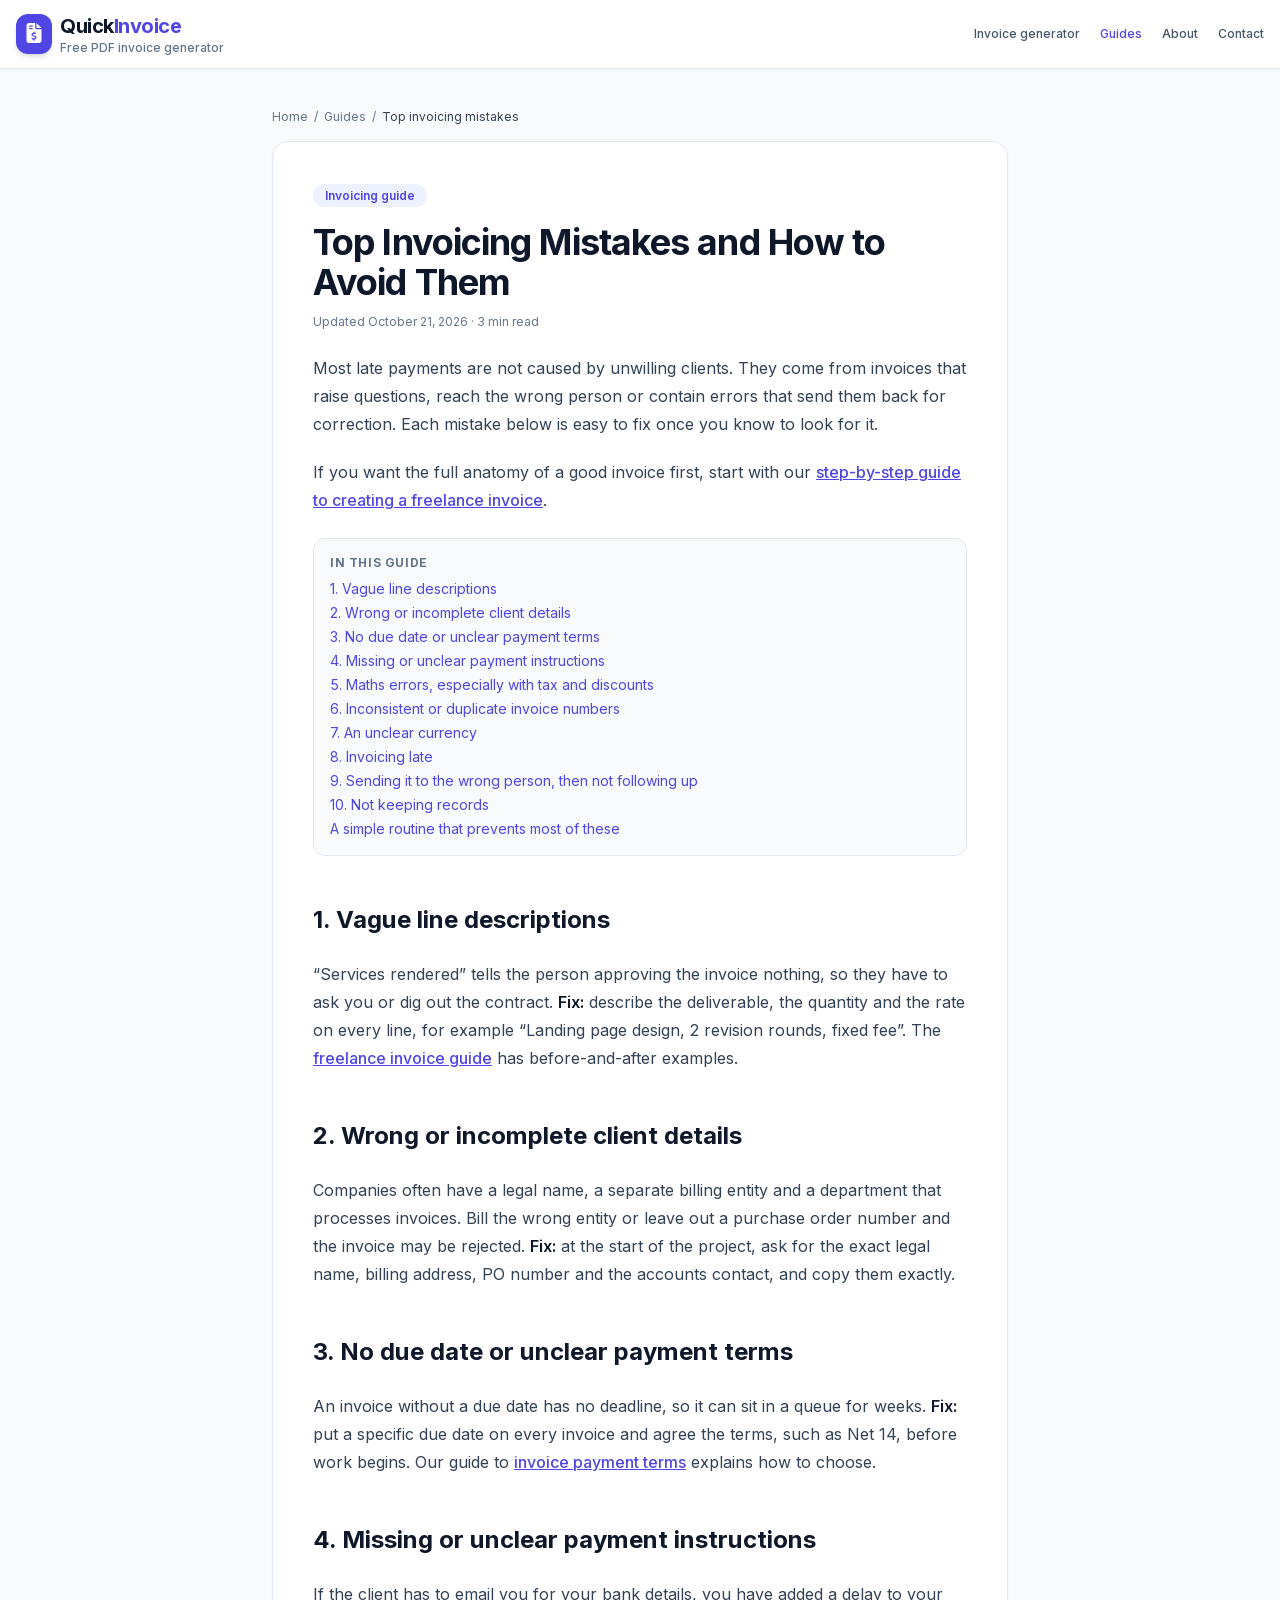
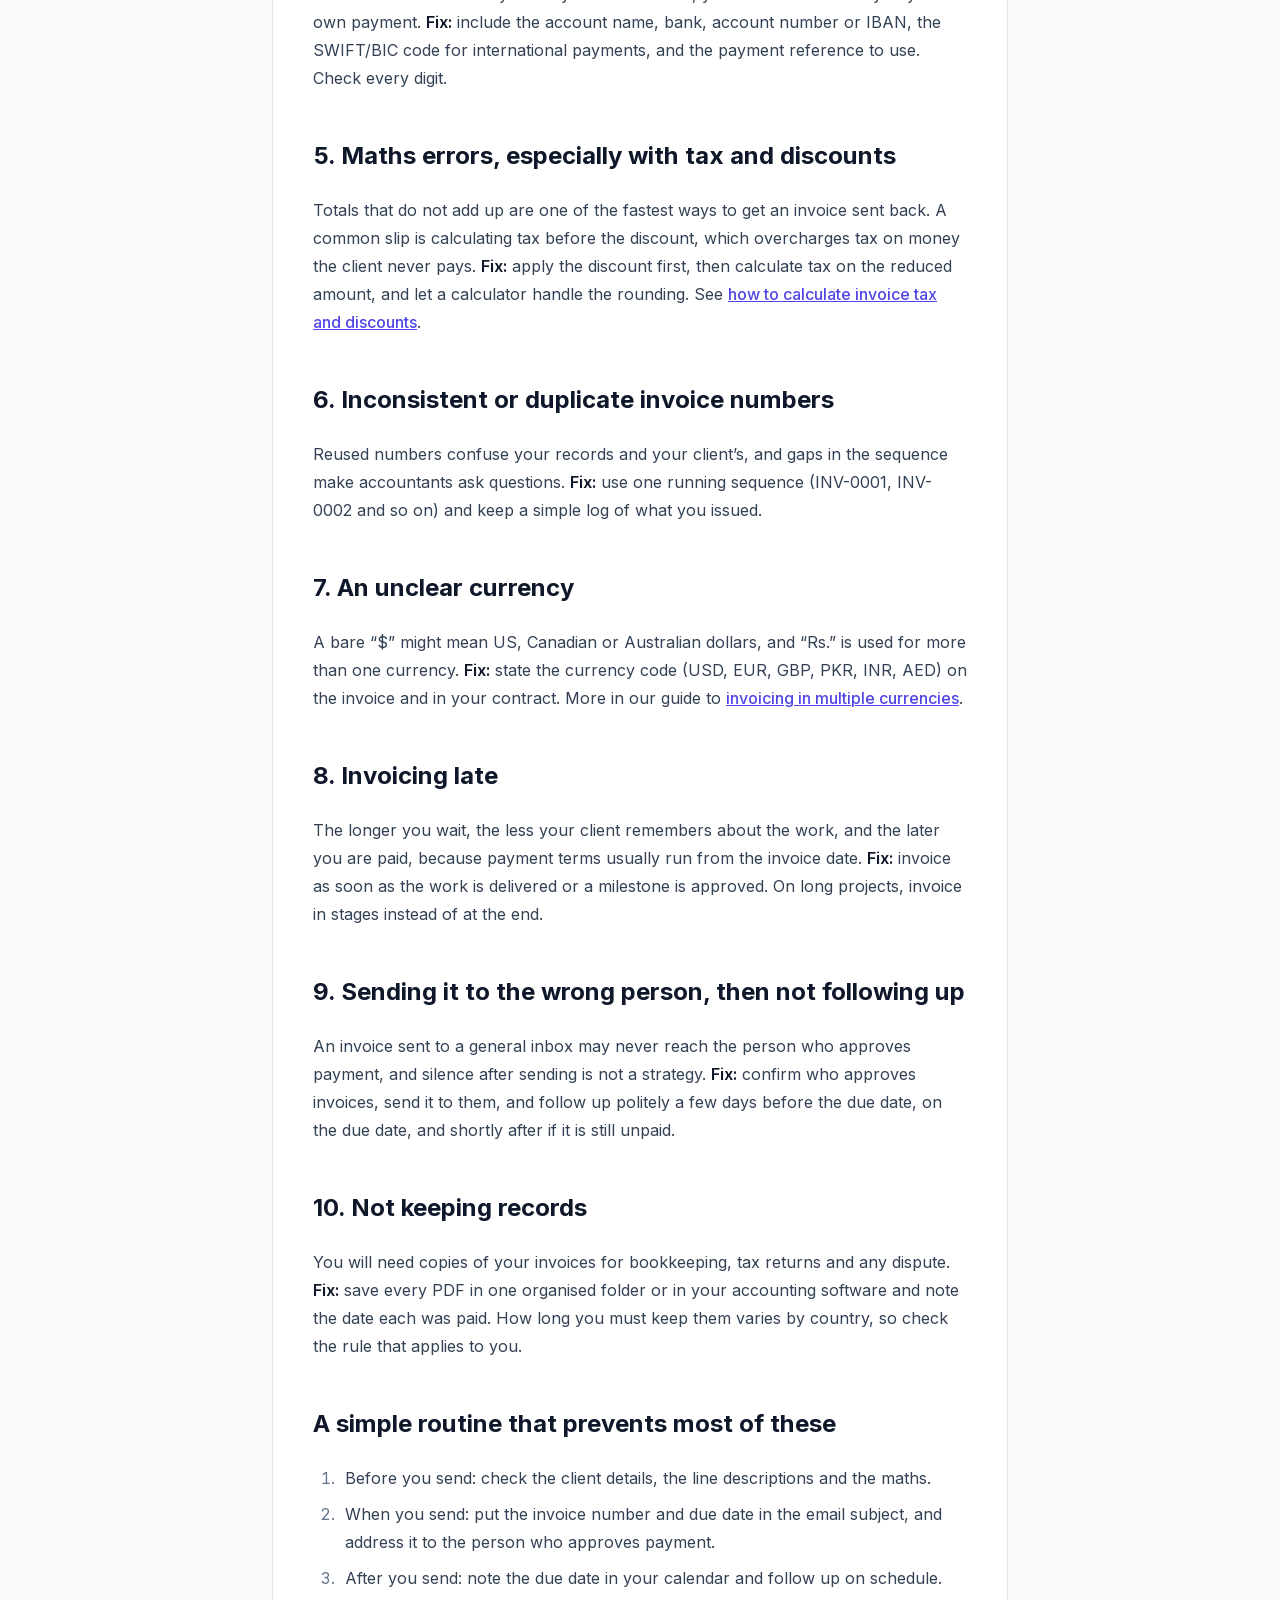
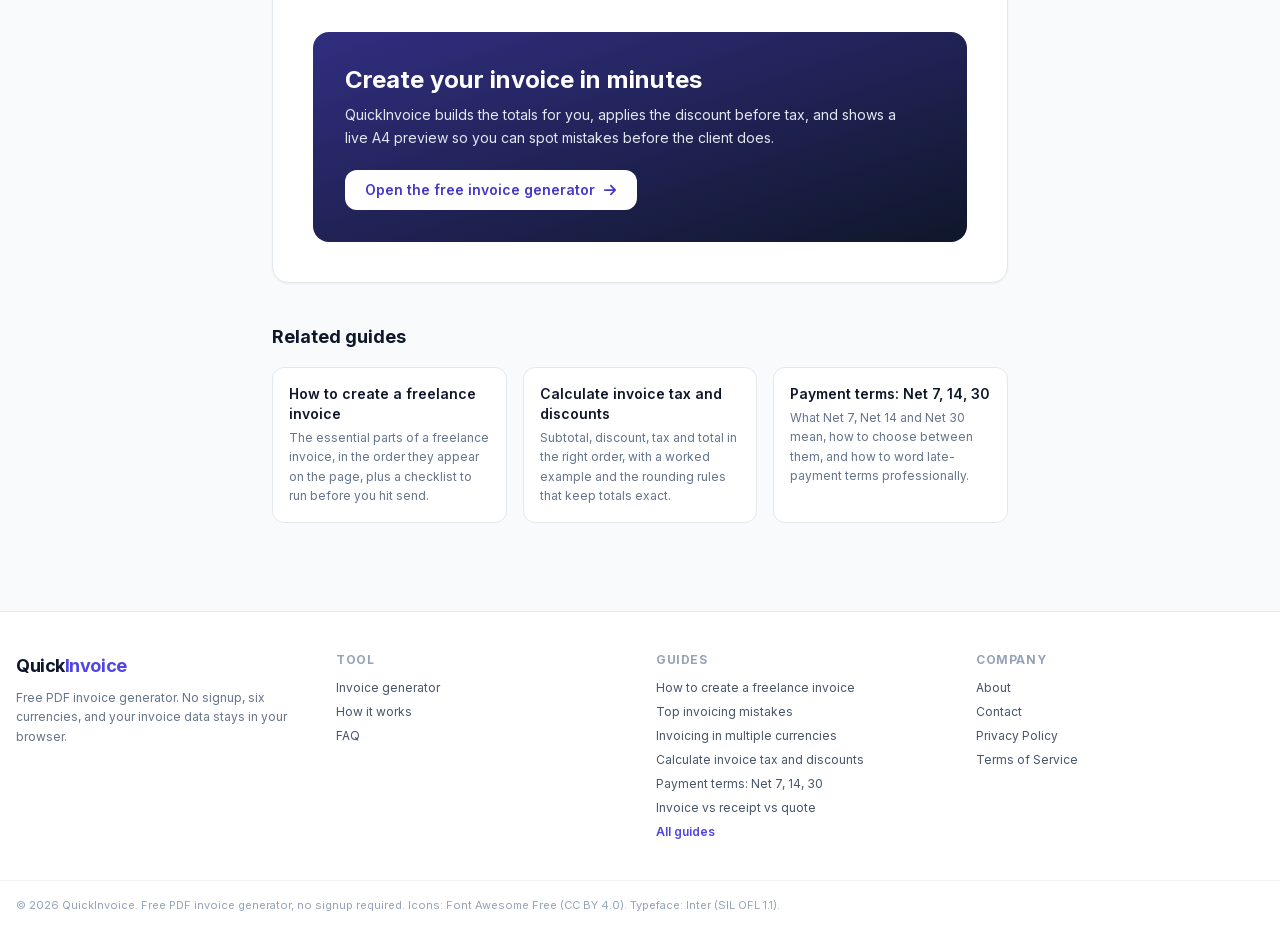
<file: guides/invoicing-mistakes-to-avoid/index.html>
<!DOCTYPE html>
<html lang="en" class="scroll-smooth">
<head>
    <meta charset="utf-8">
    <meta name="viewport" content="width=device-width, initial-scale=1">
    <title>10 Invoicing Mistakes to Avoid (and How to Fix Them)</title>
    <meta name="description" content="The invoicing mistakes that delay payment, from vague descriptions and wrong tax maths to missing bank details, with a simple fix for each one.">
    <meta name="robots" content="index, follow, max-image-preview:large">
    <meta name="theme-color" content="#4f46e5">
    <link rel="canonical" href="https://getquickinvoicepdf.netlify.app/guides/invoicing-mistakes-to-avoid/">
    <link rel="icon" href="/favicon.ico?v=2" sizes="any">
    <link rel="icon" type="image/png" sizes="32x32" href="/icons/favicon-32x32.png?v=2">
    <link rel="icon" type="image/png" sizes="192x192" href="/icons/icon-192.png?v=2">
    <link rel="apple-touch-icon" sizes="180x180" href="/apple-touch-icon.png?v=2">
    <meta property="og:type" content="article">
    <meta property="og:site_name" content="QuickInvoice">
    <meta property="og:locale" content="en_US">
    <meta property="og:title" content="10 Invoicing Mistakes to Avoid (and How to Fix Them)">
    <meta property="og:description" content="The invoicing mistakes that delay payment, from vague descriptions and wrong tax maths to missing bank details, with a simple fix for each one.">
    <meta property="og:url" content="https://getquickinvoicepdf.netlify.app/guides/invoicing-mistakes-to-avoid/">
    <meta property="og:image" content="https://getquickinvoicepdf.netlify.app/og-image.png">
    <meta property="og:image:width" content="1200">
    <meta property="og:image:height" content="630">
    <meta property="og:image:alt" content="QuickInvoice: free PDF invoice generator with a live A4 preview">
    <meta property="article:published_time" content="2026-10-21">
    <meta property="article:modified_time" content="2026-10-21">
    <meta name="twitter:card" content="summary_large_image">
    <meta name="twitter:title" content="10 Invoicing Mistakes to Avoid (and How to Fix Them)">
    <meta name="twitter:description" content="The invoicing mistakes that delay payment, from vague descriptions and wrong tax maths to missing bank details, with a simple fix for each one.">
    <meta name="twitter:image" content="https://getquickinvoicepdf.netlify.app/og-image.png">
    <meta name="twitter:image:alt" content="QuickInvoice: free PDF invoice generator with a live A4 preview">
    <script type="application/ld+json">
{
  "@context": "https://schema.org",
  "@graph": [
    {
      "@type": "BreadcrumbList",
      "itemListElement": [
        {
          "@type": "ListItem",
          "position": 1,
          "name": "Home",
          "item": "https://getquickinvoicepdf.netlify.app/"
        },
        {
          "@type": "ListItem",
          "position": 2,
          "name": "Guides",
          "item": "https://getquickinvoicepdf.netlify.app/guides/"
        },
        {
          "@type": "ListItem",
          "position": 3,
          "name": "Top invoicing mistakes"
        }
      ]
    },
    {
      "@type": "Article",
      "headline": "Top Invoicing Mistakes and How to Avoid Them",
      "description": "The invoicing mistakes that delay payment, from vague descriptions and wrong tax maths to missing bank details, with a simple fix for each one.",
      "image": "https://getquickinvoicepdf.netlify.app/og-image.png",
      "datePublished": "2026-10-21",
      "dateModified": "2026-10-21",
      "inLanguage": "en",
      "mainEntityOfPage": {
        "@type": "WebPage",
        "@id": "https://getquickinvoicepdf.netlify.app/guides/invoicing-mistakes-to-avoid/"
      },
      "author": {
        "@type": "Organization",
        "name": "QuickInvoice",
        "url": "https://getquickinvoicepdf.netlify.app/"
      },
      "publisher": {
        "@type": "Organization",
        "name": "QuickInvoice",
        "url": "https://getquickinvoicepdf.netlify.app/",
        "logo": {
          "@type": "ImageObject",
          "url": "https://getquickinvoicepdf.netlify.app/apple-touch-icon.png"
        }
      }
    }
  ]
}
</script>
    <link rel="preload" href="../../assets/fonts/inter-latin-var.woff" as="font" type="font/woff" crossorigin>
    <link rel="stylesheet" href="../../assets/css/site.css">
</head>
<body class="bg-slate-50 text-slate-800 min-h-screen flex flex-col">
<!-- Icons: Font Awesome Free 6.4.0 by @fontawesome, https://fontawesome.com, licensed CC BY 4.0 (https://fontawesome.com/license/free) -->
<svg xmlns="http://www.w3.org/2000/svg" width="0" height="0" style="position:absolute" aria-hidden="true" focusable="false"><symbol id="i-arrow-right" viewBox="0 0 448 512"><path d="M438.6 278.6c12.5-12.5 12.5-32.8 0-45.3l-160-160c-12.5-12.5-32.8-12.5-45.3 0s-12.5 32.8 0 45.3L338.8 224 32 224c-17.7 0-32 14.3-32 32s14.3 32 32 32l306.7 0L233.4 393.4c-12.5 12.5-12.5 32.8 0 45.3s32.8 12.5 45.3 0l160-160z"/></symbol><symbol id="i-file-invoice-dollar" viewBox="0 0 384 512"><path d="M64 0C28.7 0 0 28.7 0 64V448c0 35.3 28.7 64 64 64H320c35.3 0 64-28.7 64-64V160H256c-17.7 0-32-14.3-32-32V0H64zM256 0V128H384L256 0zM64 80c0-8.8 7.2-16 16-16h64c8.8 0 16 7.2 16 16s-7.2 16-16 16H80c-8.8 0-16-7.2-16-16zm0 64c0-8.8 7.2-16 16-16h64c8.8 0 16 7.2 16 16s-7.2 16-16 16H80c-8.8 0-16-7.2-16-16zm128 72c8.8 0 16 7.2 16 16v17.3c8.5 1.2 16.7 3.1 24.1 5.1c8.5 2.3 13.6 11 11.3 19.6s-11 13.6-19.6 11.3c-11.1-3-22-5.2-32.1-5.3c-8.4-.1-17.4 1.8-23.6 5.5c-5.7 3.4-8.1 7.3-8.1 12.8c0 3.7 1.3 6.5 7.3 10.1c6.9 4.1 16.6 7.1 29.2 10.9l.5 .1 0 0 0 0c11.3 3.4 25.3 7.6 36.3 14.6c12.1 7.6 22.4 19.7 22.7 38.2c.3 19.3-9.6 33.3-22.9 41.6c-7.7 4.8-16.4 7.6-25.1 9.1V440c0 8.8-7.2 16-16 16s-16-7.2-16-16V422.2c-11.2-2.1-21.7-5.7-30.9-8.9l0 0c-2.1-.7-4.2-1.4-6.2-2.1c-8.4-2.8-12.9-11.9-10.1-20.2s11.9-12.9 20.2-10.1c2.5 .8 4.8 1.6 7.1 2.4l0 0 0 0 0 0c13.6 4.6 24.6 8.4 36.3 8.7c9.1 .3 17.9-1.7 23.7-5.3c5.1-3.2 7.9-7.3 7.8-14c-.1-4.6-1.8-7.8-7.7-11.6c-6.8-4.3-16.5-7.4-29-11.2l-1.6-.5 0 0c-11-3.3-24.3-7.3-34.8-13.7c-12-7.2-22.6-18.9-22.7-37.3c-.1-19.4 10.8-32.8 23.8-40.5c7.5-4.4 15.8-7.2 24.1-8.7V232c0-8.8 7.2-16 16-16z"/></symbol></svg>
    <a href="#main" class="skip-link no-print">Skip to main content</a>

    <header class="w-full bg-white border-b border-slate-200 sticky top-0 z-40 shadow-sm no-print">
        <div class="max-w-7xl mx-auto px-4 py-3 flex flex-wrap items-center justify-between gap-x-6 gap-y-2">
            <a href="/" class="flex items-center gap-2" aria-label="QuickInvoice home">
                <span class="bg-indigo-600 text-white p-2 rounded-xl shadow-md" aria-hidden="true"><svg class="i text-lg sm:text-xl" aria-hidden="true" focusable="false"><use href="#i-file-invoice-dollar"/></svg></span>
                <span class="block">
                    <span class="block text-base sm:text-xl font-bold tracking-tight text-slate-900">Quick<span class="text-indigo-600">Invoice</span></span>
                    <span class="block text-[10px] sm:text-xs text-slate-500 font-medium">Free PDF invoice generator</span>
                </span>
            </a>
            <nav class="flex flex-wrap items-center gap-x-5 gap-y-1 text-xs font-medium text-slate-600" aria-label="Primary">
                <a href="/#generator" class="hover:text-indigo-600 transition">Invoice generator</a> <a href="/guides/" class="text-indigo-600" aria-current="page">Guides</a> <a href="/about/" class="hover:text-indigo-600 transition">About</a> <a href="/contact/" class="hover:text-indigo-600 transition">Contact</a>
            </nav>
        </div>
    </header>

    <main id="main" class="flex-grow w-full">
        <div class="max-w-3xl mx-auto px-4 py-6 sm:py-10 w-full">
            <nav aria-label="Breadcrumb" class="text-xs text-slate-500 mb-4">
                <ol class="flex flex-wrap items-center gap-1.5">
                    <li><a href="/" class="hover:text-indigo-600">Home</a></li>
                    <li aria-hidden="true">/</li>
                    <li><a href="/guides/" class="hover:text-indigo-600">Guides</a></li>
                    <li aria-hidden="true">/</li>
                    <li aria-current="page" class="text-slate-700">Top invoicing mistakes</li>
                </ol>
            </nav>

            <article class="bg-white rounded-2xl shadow-sm border border-slate-200 p-6 sm:p-10">
                <header>
                    <span class="px-3 py-1 bg-indigo-50 text-indigo-600 rounded-full text-xs font-semibold">Invoicing guide</span>
                    <h1 class="mt-4 text-3xl sm:text-4xl font-extrabold tracking-tight text-slate-900">Top Invoicing Mistakes and How to Avoid Them</h1>
                    <p class="mt-3 text-xs text-slate-500">Updated <time datetime="2026-10-21">October 21, 2026</time> &middot; 3 min read</p>
                </header>

                <div class="prose prose-slate max-w-none prose-headings:scroll-mt-24 prose-headings:font-bold prose-a:text-indigo-600 prose-a:font-medium prose-table:text-sm prose-th:bg-slate-50 prose-code:before:content-none prose-code:after:content-none prose-code:bg-slate-100 prose-code:px-1 prose-code:py-0.5 prose-code:rounded prose-code:text-[0.9em] mt-6">

<p>Most late payments are not caused by unwilling clients. They come from invoices that raise questions, reach the wrong person or contain errors that send them back for correction. Each mistake below is easy to fix once you know to look for it.</p>
<p>If you want the full anatomy of a good invoice first, start with our <a href="/guides/how-to-create-a-freelance-invoice/">step-by-step guide to creating a freelance invoice</a>.</p>

                    <nav aria-label="In this guide" class="not-prose my-6 rounded-xl border border-slate-200 bg-slate-50 p-4">
                        <p class="text-xs font-bold uppercase tracking-wider text-slate-500">In this guide</p>
                        <ul class="mt-2 space-y-1 text-sm"><li><a href="#vague-descriptions" class="text-indigo-600 hover:underline">1. Vague line descriptions</a></li><li><a href="#client-details" class="text-indigo-600 hover:underline">2. Wrong or incomplete client details</a></li><li><a href="#no-due-date" class="text-indigo-600 hover:underline">3. No due date or unclear payment terms</a></li><li><a href="#payment-instructions" class="text-indigo-600 hover:underline">4. Missing or unclear payment instructions</a></li><li><a href="#maths-errors" class="text-indigo-600 hover:underline">5. Maths errors, especially with tax and discounts</a></li><li><a href="#numbering" class="text-indigo-600 hover:underline">6. Inconsistent or duplicate invoice numbers</a></li><li><a href="#currency" class="text-indigo-600 hover:underline">7. An unclear currency</a></li><li><a href="#late-invoicing" class="text-indigo-600 hover:underline">8. Invoicing late</a></li><li><a href="#wrong-recipient" class="text-indigo-600 hover:underline">9. Sending it to the wrong person, then not following up</a></li><li><a href="#records" class="text-indigo-600 hover:underline">10. Not keeping records</a></li><li><a href="#routine" class="text-indigo-600 hover:underline">A simple routine that prevents most of these</a></li></ul>
                    </nav>

<h2 id="vague-descriptions">1. Vague line descriptions</h2>

<p>&ldquo;Services rendered&rdquo; tells the person approving the invoice nothing, so they have to ask you or dig out the contract. <strong>Fix:</strong> describe the deliverable, the quantity and the rate on every line, for example &ldquo;Landing page design, 2 revision rounds, fixed fee&rdquo;. The <a href="/guides/how-to-create-a-freelance-invoice/">freelance invoice guide</a> has before-and-after examples.</p>

<h2 id="client-details">2. Wrong or incomplete client details</h2>

<p>Companies often have a legal name, a separate billing entity and a department that processes invoices. Bill the wrong entity or leave out a purchase order number and the invoice may be rejected. <strong>Fix:</strong> at the start of the project, ask for the exact legal name, billing address, PO number and the accounts contact, and copy them exactly.</p>

<h2 id="no-due-date">3. No due date or unclear payment terms</h2>

<p>An invoice without a due date has no deadline, so it can sit in a queue for weeks. <strong>Fix:</strong> put a specific due date on every invoice and agree the terms, such as Net 14, before work begins. Our guide to <a href="/guides/invoice-payment-terms-net-7-net-14-net-30/">invoice payment terms</a> explains how to choose.</p>

<h2 id="payment-instructions">4. Missing or unclear payment instructions</h2>

<p>If the client has to email you for your bank details, you have added a delay to your own payment. <strong>Fix:</strong> include the account name, bank, account number or IBAN, the SWIFT/BIC code for international payments, and the payment reference to use. Check every digit.</p>

<h2 id="maths-errors">5. Maths errors, especially with tax and discounts</h2>

<p>Totals that do not add up are one of the fastest ways to get an invoice sent back. A common slip is calculating tax before the discount, which overcharges tax on money the client never pays. <strong>Fix:</strong> apply the discount first, then calculate tax on the reduced amount, and let a calculator handle the rounding. See <a href="/guides/calculate-invoice-tax-and-discounts/">how to calculate invoice tax and discounts</a>.</p>

<h2 id="numbering">6. Inconsistent or duplicate invoice numbers</h2>

<p>Reused numbers confuse your records and your client&rsquo;s, and gaps in the sequence make accountants ask questions. <strong>Fix:</strong> use one running sequence (INV-0001, INV-0002 and so on) and keep a simple log of what you issued.</p>

<h2 id="currency">7. An unclear currency</h2>

<p>A bare &ldquo;$&rdquo; might mean US, Canadian or Australian dollars, and &ldquo;Rs.&rdquo; is used for more than one currency. <strong>Fix:</strong> state the currency code (USD, EUR, GBP, PKR, INR, AED) on the invoice and in your contract. More in our guide to <a href="/guides/invoicing-in-multiple-currencies/">invoicing in multiple currencies</a>.</p>

<h2 id="late-invoicing">8. Invoicing late</h2>

<p>The longer you wait, the less your client remembers about the work, and the later you are paid, because payment terms usually run from the invoice date. <strong>Fix:</strong> invoice as soon as the work is delivered or a milestone is approved. On long projects, invoice in stages instead of at the end.</p>

<h2 id="wrong-recipient">9. Sending it to the wrong person, then not following up</h2>

<p>An invoice sent to a general inbox may never reach the person who approves payment, and silence after sending is not a strategy. <strong>Fix:</strong> confirm who approves invoices, send it to them, and follow up politely a few days before the due date, on the due date, and shortly after if it is still unpaid.</p>

<h2 id="records">10. Not keeping records</h2>

<p>You will need copies of your invoices for bookkeeping, tax returns and any dispute. <strong>Fix:</strong> save every PDF in one organised folder or in your accounting software and note the date each was paid. How long you must keep them varies by country, so check the rule that applies to you.</p>

<h2 id="routine">A simple routine that prevents most of these</h2>

<ol>
<li>Before you send: check the client details, the line descriptions and the maths.</li>
<li>When you send: put the invoice number and due date in the email subject, and address it to the person who approves payment.</li>
<li>After you send: note the due date in your calendar and follow up on schedule.</li>
</ol>

                </div>

                <aside class="mt-10 rounded-2xl bg-gradient-to-br from-indigo-900 to-slate-900 text-white p-6 sm:p-8" aria-labelledby="cta-title">
                    <h2 id="cta-title" class="text-xl sm:text-2xl font-bold">Create your invoice in minutes</h2>
                    <p class="mt-2 text-sm text-slate-200 max-w-xl leading-relaxed">QuickInvoice builds the totals for you, applies the discount before tax, and shows a live A4 preview so you can spot mistakes before the client does.</p>
                    <a href="/#generator" class="mt-5 inline-flex items-center gap-2 bg-white text-indigo-700 hover:bg-indigo-50 font-semibold text-sm px-5 py-2.5 rounded-xl transition">Open the free invoice generator <svg class="i" aria-hidden="true" focusable="false"><use href="#i-arrow-right"/></svg></a>
                </aside>
            </article>

            <section class="mt-10" aria-labelledby="related-title">
                <h2 id="related-title" class="text-lg font-bold text-slate-900">Related guides</h2>
                <ul class="mt-4 grid gap-4 sm:grid-cols-3">
                    <li>
                        <a href="/guides/how-to-create-a-freelance-invoice/" class="block h-full bg-white border border-slate-200 rounded-xl p-4 hover:border-indigo-300 transition">
                            <span class="block text-sm font-semibold text-slate-900">How to create a freelance invoice</span>
                            <span class="block mt-1 text-xs text-slate-500 leading-relaxed">The essential parts of a freelance invoice, in the order they appear on the page, plus a checklist to run before you hit send.</span>
                        </a>
                    </li>
                    <li>
                        <a href="/guides/calculate-invoice-tax-and-discounts/" class="block h-full bg-white border border-slate-200 rounded-xl p-4 hover:border-indigo-300 transition">
                            <span class="block text-sm font-semibold text-slate-900">Calculate invoice tax and discounts</span>
                            <span class="block mt-1 text-xs text-slate-500 leading-relaxed">Subtotal, discount, tax and total in the right order, with a worked example and the rounding rules that keep totals exact.</span>
                        </a>
                    </li>
                    <li>
                        <a href="/guides/invoice-payment-terms-net-7-net-14-net-30/" class="block h-full bg-white border border-slate-200 rounded-xl p-4 hover:border-indigo-300 transition">
                            <span class="block text-sm font-semibold text-slate-900">Payment terms: Net 7, 14, 30</span>
                            <span class="block mt-1 text-xs text-slate-500 leading-relaxed">What Net 7, Net 14 and Net 30 mean, how to choose between them, and how to word late-payment terms professionally.</span>
                        </a>
                    </li>
                </ul>
            </section>
        </div>
    </main>

    <footer class="bg-white border-t border-slate-200 mt-12 no-print">
        <div class="max-w-7xl mx-auto px-4 py-10 grid gap-8 sm:grid-cols-2 lg:grid-cols-4">
            <div>
                <p class="text-lg font-bold tracking-tight text-slate-900">Quick<span class="text-indigo-600">Invoice</span></p>
                <p class="mt-2 text-xs text-slate-500 leading-relaxed">Free PDF invoice generator. No signup, six currencies, and your invoice data stays in your browser.</p>
            </div>
            <nav aria-label="Tool">
                <p class="text-xs font-bold uppercase tracking-wider text-slate-400">Tool</p>
                <ul class="mt-3 space-y-2 text-xs text-slate-600">
                    <li><a href="/#generator" class="hover:text-indigo-600 transition">Invoice generator</a></li>
                    <li><a href="/#how-it-works" class="hover:text-indigo-600 transition">How it works</a></li>
                    <li><a href="/#faq" class="hover:text-indigo-600 transition">FAQ</a></li>
                </ul>
            </nav>
            <nav aria-label="Guides">
                <p class="text-xs font-bold uppercase tracking-wider text-slate-400">Guides</p>
                <ul class="mt-3 space-y-2 text-xs text-slate-600"><li><a href="/guides/how-to-create-a-freelance-invoice/" class="hover:text-indigo-600 transition">How to create a freelance invoice</a></li><li><a href="/guides/invoicing-mistakes-to-avoid/" class="hover:text-indigo-600 transition">Top invoicing mistakes</a></li><li><a href="/guides/invoicing-in-multiple-currencies/" class="hover:text-indigo-600 transition">Invoicing in multiple currencies</a></li><li><a href="/guides/calculate-invoice-tax-and-discounts/" class="hover:text-indigo-600 transition">Calculate invoice tax and discounts</a></li><li><a href="/guides/invoice-payment-terms-net-7-net-14-net-30/" class="hover:text-indigo-600 transition">Payment terms: Net 7, 14, 30</a></li><li><a href="/guides/invoice-vs-receipt-vs-quote/" class="hover:text-indigo-600 transition">Invoice vs receipt vs quote</a></li>
                    <li><a href="/guides/" class="font-semibold text-indigo-600 hover:underline">All guides</a></li>
                </ul>
            </nav>
            <nav aria-label="Company">
                <p class="text-xs font-bold uppercase tracking-wider text-slate-400">Company</p>
                <ul class="mt-3 space-y-2 text-xs text-slate-600">
                    <li><a href="/about/" class="hover:text-indigo-600 transition">About</a></li>
                    <li><a href="/contact/" class="hover:text-indigo-600 transition">Contact</a></li>
                    <li><a href="/privacy/" class="hover:text-indigo-600 transition">Privacy Policy</a></li>
                    <li><a href="/terms/" class="hover:text-indigo-600 transition">Terms of Service</a></li>
                </ul>
            </nav>
        </div>
        <div class="border-t border-slate-100">
            <p class="max-w-7xl mx-auto px-4 py-4 text-[11px] text-slate-400">&copy; 2026 QuickInvoice. Free PDF invoice generator, no signup required. Icons: Font Awesome Free (CC BY 4.0). Typeface: Inter (SIL OFL 1.1).</p>
        </div>
    </footer>

</body>
</html>
</file>
<file: assets/css/site.css>
*,:after,:before{--tw-border-spacing-x:0;--tw-border-spacing-y:0;--tw-translate-x:0;--tw-translate-y:0;--tw-rotate:0;--tw-skew-x:0;--tw-skew-y:0;--tw-scale-x:1;--tw-scale-y:1;--tw-pan-x: ;--tw-pan-y: ;--tw-pinch-zoom: ;--tw-scroll-snap-strictness:proximity;--tw-gradient-from-position: ;--tw-gradient-via-position: ;--tw-gradient-to-position: ;--tw-ordinal: ;--tw-slashed-zero: ;--tw-numeric-figure: ;--tw-numeric-spacing: ;--tw-numeric-fraction: ;--tw-ring-inset: ;--tw-ring-offset-width:0px;--tw-ring-offset-color:#fff;--tw-ring-color:rgba(59,130,246,.5);--tw-ring-offset-shadow:0 0 #0000;--tw-ring-shadow:0 0 #0000;--tw-shadow:0 0 #0000;--tw-shadow-colored:0 0 #0000;--tw-blur: ;--tw-brightness: ;--tw-contrast: ;--tw-grayscale: ;--tw-hue-rotate: ;--tw-invert: ;--tw-saturate: ;--tw-sepia: ;--tw-drop-shadow: ;--tw-backdrop-blur: ;--tw-backdrop-brightness: ;--tw-backdrop-contrast: ;--tw-backdrop-grayscale: ;--tw-backdrop-hue-rotate: ;--tw-backdrop-invert: ;--tw-backdrop-opacity: ;--tw-backdrop-saturate: ;--tw-backdrop-sepia: ;--tw-contain-size: ;--tw-contain-layout: ;--tw-contain-paint: ;--tw-contain-style: }::backdrop{--tw-border-spacing-x:0;--tw-border-spacing-y:0;--tw-translate-x:0;--tw-translate-y:0;--tw-rotate:0;--tw-skew-x:0;--tw-skew-y:0;--tw-scale-x:1;--tw-scale-y:1;--tw-pan-x: ;--tw-pan-y: ;--tw-pinch-zoom: ;--tw-scroll-snap-strictness:proximity;--tw-gradient-from-position: ;--tw-gradient-via-position: ;--tw-gradient-to-position: ;--tw-ordinal: ;--tw-slashed-zero: ;--tw-numeric-figure: ;--tw-numeric-spacing: ;--tw-numeric-fraction: ;--tw-ring-inset: ;--tw-ring-offset-width:0px;--tw-ring-offset-color:#fff;--tw-ring-color:rgba(59,130,246,.5);--tw-ring-offset-shadow:0 0 #0000;--tw-ring-shadow:0 0 #0000;--tw-shadow:0 0 #0000;--tw-shadow-colored:0 0 #0000;--tw-blur: ;--tw-brightness: ;--tw-contrast: ;--tw-grayscale: ;--tw-hue-rotate: ;--tw-invert: ;--tw-saturate: ;--tw-sepia: ;--tw-drop-shadow: ;--tw-backdrop-blur: ;--tw-backdrop-brightness: ;--tw-backdrop-contrast: ;--tw-backdrop-grayscale: ;--tw-backdrop-hue-rotate: ;--tw-backdrop-invert: ;--tw-backdrop-opacity: ;--tw-backdrop-saturate: ;--tw-backdrop-sepia: ;--tw-contain-size: ;--tw-contain-layout: ;--tw-contain-paint: ;--tw-contain-style: }/*! tailwindcss v3.4.17 | MIT License | https://tailwindcss.com*/*,:after,:before{border:0 solid #e5e7eb;box-sizing:border-box}:after,:before{--tw-content:""}:host,html{line-height:1.5;-webkit-text-size-adjust:100%;font-family:ui-sans-serif,system-ui,sans-serif,Apple Color Emoji,Segoe UI Emoji,Segoe UI Symbol,Noto Color Emoji;font-feature-settings:normal;font-variation-settings:normal;-moz-tab-size:4;-o-tab-size:4;tab-size:4;-webkit-tap-highlight-color:transparent}body{line-height:inherit;margin:0}hr{border-top-width:1px;color:inherit;height:0}abbr:where([title]){-webkit-text-decoration:underline dotted;text-decoration:underline dotted}h1,h2,h3,h4,h5,h6{font-size:inherit;font-weight:inherit}a{color:inherit;text-decoration:inherit}b,strong{font-weight:bolder}code,kbd,pre,samp{font-family:ui-monospace,SFMono-Regular,Menlo,Monaco,Consolas,Liberation Mono,Courier New,monospace;font-feature-settings:normal;font-size:1em;font-variation-settings:normal}small{font-size:80%}sub,sup{font-size:75%;line-height:0;position:relative;vertical-align:baseline}sub{bottom:-.25em}sup{top:-.5em}table{border-collapse:collapse;border-color:inherit;text-indent:0}button,input,optgroup,select,textarea{color:inherit;font-family:inherit;font-feature-settings:inherit;font-size:100%;font-variation-settings:inherit;font-weight:inherit;letter-spacing:inherit;line-height:inherit;margin:0;padding:0}button,select{text-transform:none}button,input:where([type=button]),input:where([type=reset]),input:where([type=submit]){-webkit-appearance:button;background-color:transparent;background-image:none}:-moz-focusring{outline:auto}:-moz-ui-invalid{box-shadow:none}progress{vertical-align:baseline}::-webkit-inner-spin-button,::-webkit-outer-spin-button{height:auto}[type=search]{-webkit-appearance:textfield;outline-offset:-2px}::-webkit-search-decoration{-webkit-appearance:none}::-webkit-file-upload-button{-webkit-appearance:button;font:inherit}summary{display:list-item}blockquote,dd,dl,figure,h1,h2,h3,h4,h5,h6,hr,p,pre{margin:0}fieldset{margin:0}fieldset,legend{padding:0}menu,ol,ul{list-style:none;margin:0;padding:0}dialog{padding:0}textarea{resize:vertical}input::-moz-placeholder,textarea::-moz-placeholder{color:#9ca3af;opacity:1}input::placeholder,textarea::placeholder{color:#9ca3af;opacity:1}[role=button],button{cursor:pointer}:disabled{cursor:default}audio,canvas,embed,iframe,img,object,svg,video{display:block;vertical-align:middle}img,video{height:auto;max-width:100%}[hidden]:where(:not([hidden=until-found])){display:none}html{-webkit-text-size-adjust:100%}body{font-family:Inter,ui-sans-serif,system-ui,-apple-system,Segoe UI,Roboto,Helvetica Neue,Arial,Noto Sans,sans-serif;-webkit-tap-highlight-color:transparent}:focus-visible{outline:2px solid #4f46e5;outline-offset:2px}.prose{color:var(--tw-prose-body);max-width:65ch}.prose :where(p):not(:where([class~=not-prose],[class~=not-prose] *)){margin-bottom:1.25em;margin-top:1.25em}.prose :where([class~=lead]):not(:where([class~=not-prose],[class~=not-prose] *)){color:var(--tw-prose-lead);font-size:1.25em;line-height:1.6;margin-bottom:1.2em;margin-top:1.2em}.prose :where(a):not(:where([class~=not-prose],[class~=not-prose] *)){color:var(--tw-prose-links);font-weight:500;text-decoration:underline}.prose :where(strong):not(:where([class~=not-prose],[class~=not-prose] *)){color:var(--tw-prose-bold);font-weight:600}.prose :where(a strong):not(:where([class~=not-prose],[class~=not-prose] *)){color:inherit}.prose :where(blockquote strong):not(:where([class~=not-prose],[class~=not-prose] *)){color:inherit}.prose :where(thead th strong):not(:where([class~=not-prose],[class~=not-prose] *)){color:inherit}.prose :where(ol):not(:where([class~=not-prose],[class~=not-prose] *)){list-style-type:decimal;margin-bottom:1.25em;margin-top:1.25em;padding-inline-start:1.625em}.prose :where(ol[type=A]):not(:where([class~=not-prose],[class~=not-prose] *)){list-style-type:upper-alpha}.prose :where(ol[type=a]):not(:where([class~=not-prose],[class~=not-prose] *)){list-style-type:lower-alpha}.prose :where(ol[type=A s]):not(:where([class~=not-prose],[class~=not-prose] *)){list-style-type:upper-alpha}.prose :where(ol[type=a s]):not(:where([class~=not-prose],[class~=not-prose] *)){list-style-type:lower-alpha}.prose :where(ol[type=I]):not(:where([class~=not-prose],[class~=not-prose] *)){list-style-type:upper-roman}.prose :where(ol[type=i]):not(:where([class~=not-prose],[class~=not-prose] *)){list-style-type:lower-roman}.prose :where(ol[type=I s]):not(:where([class~=not-prose],[class~=not-prose] *)){list-style-type:upper-roman}.prose :where(ol[type=i s]):not(:where([class~=not-prose],[class~=not-prose] *)){list-style-type:lower-roman}.prose :where(ol[type="1"]):not(:where([class~=not-prose],[class~=not-prose] *)){list-style-type:decimal}.prose :where(ul):not(:where([class~=not-prose],[class~=not-prose] *)){list-style-type:disc;margin-bottom:1.25em;margin-top:1.25em;padding-inline-start:1.625em}.prose :where(ol>li):not(:where([class~=not-prose],[class~=not-prose] *))::marker{color:var(--tw-prose-counters);font-weight:400}.prose :where(ul>li):not(:where([class~=not-prose],[class~=not-prose] *))::marker{color:var(--tw-prose-bullets)}.prose :where(dt):not(:where([class~=not-prose],[class~=not-prose] *)){color:var(--tw-prose-headings);font-weight:600;margin-top:1.25em}.prose :where(hr):not(:where([class~=not-prose],[class~=not-prose] *)){border-color:var(--tw-prose-hr);border-top-width:1px;margin-bottom:3em;margin-top:3em}.prose :where(blockquote):not(:where([class~=not-prose],[class~=not-prose] *)){border-inline-start-color:var(--tw-prose-quote-borders);border-inline-start-width:.25rem;color:var(--tw-prose-quotes);font-style:italic;font-weight:500;margin-bottom:1.6em;margin-top:1.6em;padding-inline-start:1em;quotes:"\201C""\201D""\2018""\2019"}.prose :where(blockquote p:first-of-type):not(:where([class~=not-prose],[class~=not-prose] *)):before{content:open-quote}.prose :where(blockquote p:last-of-type):not(:where([class~=not-prose],[class~=not-prose] *)):after{content:close-quote}.prose :where(h1):not(:where([class~=not-prose],[class~=not-prose] *)){color:var(--tw-prose-headings);font-size:2.25em;font-weight:800;line-height:1.1111111;margin-bottom:.8888889em;margin-top:0}.prose :where(h1 strong):not(:where([class~=not-prose],[class~=not-prose] *)){color:inherit;font-weight:900}.prose :where(h2):not(:where([class~=not-prose],[class~=not-prose] *)){color:var(--tw-prose-headings);font-size:1.5em;font-weight:700;line-height:1.3333333;margin-bottom:1em;margin-top:2em}.prose :where(h2 strong):not(:where([class~=not-prose],[class~=not-prose] *)){color:inherit;font-weight:800}.prose :where(h3):not(:where([class~=not-prose],[class~=not-prose] *)){color:var(--tw-prose-headings);font-size:1.25em;font-weight:600;line-height:1.6;margin-bottom:.6em;margin-top:1.6em}.prose :where(h3 strong):not(:where([class~=not-prose],[class~=not-prose] *)){color:inherit;font-weight:700}.prose :where(h4):not(:where([class~=not-prose],[class~=not-prose] *)){color:var(--tw-prose-headings);font-weight:600;line-height:1.5;margin-bottom:.5em;margin-top:1.5em}.prose :where(h4 strong):not(:where([class~=not-prose],[class~=not-prose] *)){color:inherit;font-weight:700}.prose :where(img):not(:where([class~=not-prose],[class~=not-prose] *)){margin-bottom:2em;margin-top:2em}.prose :where(picture):not(:where([class~=not-prose],[class~=not-prose] *)){display:block;margin-bottom:2em;margin-top:2em}.prose :where(video):not(:where([class~=not-prose],[class~=not-prose] *)){margin-bottom:2em;margin-top:2em}.prose :where(kbd):not(:where([class~=not-prose],[class~=not-prose] *)){border-radius:.3125rem;box-shadow:0 0 0 1px rgb(var(--tw-prose-kbd-shadows)/10%),0 3px 0 rgb(var(--tw-prose-kbd-shadows)/10%);color:var(--tw-prose-kbd);font-family:inherit;font-size:.875em;font-weight:500;padding-inline-end:.375em;padding-bottom:.1875em;padding-top:.1875em;padding-inline-start:.375em}.prose :where(code):not(:where([class~=not-prose],[class~=not-prose] *)){color:var(--tw-prose-code);font-size:.875em;font-weight:600}.prose :where(code):not(:where([class~=not-prose],[class~=not-prose] *)):before{content:"`"}.prose :where(code):not(:where([class~=not-prose],[class~=not-prose] *)):after{content:"`"}.prose :where(a code):not(:where([class~=not-prose],[class~=not-prose] *)){color:inherit}.prose :where(h1 code):not(:where([class~=not-prose],[class~=not-prose] *)){color:inherit}.prose :where(h2 code):not(:where([class~=not-prose],[class~=not-prose] *)){color:inherit;font-size:.875em}.prose :where(h3 code):not(:where([class~=not-prose],[class~=not-prose] *)){color:inherit;font-size:.9em}.prose :where(h4 code):not(:where([class~=not-prose],[class~=not-prose] *)){color:inherit}.prose :where(blockquote code):not(:where([class~=not-prose],[class~=not-prose] *)){color:inherit}.prose :where(thead th code):not(:where([class~=not-prose],[class~=not-prose] *)){color:inherit}.prose :where(pre):not(:where([class~=not-prose],[class~=not-prose] *)){background-color:var(--tw-prose-pre-bg);border-radius:.375rem;color:var(--tw-prose-pre-code);font-size:.875em;font-weight:400;line-height:1.7142857;margin-bottom:1.7142857em;margin-top:1.7142857em;overflow-x:auto;padding-inline-end:1.1428571em;padding-bottom:.8571429em;padding-top:.8571429em;padding-inline-start:1.1428571em}.prose :where(pre code):not(:where([class~=not-prose],[class~=not-prose] *)){background-color:transparent;border-radius:0;border-width:0;color:inherit;font-family:inherit;font-size:inherit;font-weight:inherit;line-height:inherit;padding:0}.prose :where(pre code):not(:where([class~=not-prose],[class~=not-prose] *)):before{content:none}.prose :where(pre code):not(:where([class~=not-prose],[class~=not-prose] *)):after{content:none}.prose :where(table):not(:where([class~=not-prose],[class~=not-prose] *)){font-size:.875em;line-height:1.7142857;margin-bottom:2em;margin-top:2em;table-layout:auto;width:100%}.prose :where(thead):not(:where([class~=not-prose],[class~=not-prose] *)){border-bottom-color:var(--tw-prose-th-borders);border-bottom-width:1px}.prose :where(thead th):not(:where([class~=not-prose],[class~=not-prose] *)){color:var(--tw-prose-headings);font-weight:600;padding-inline-end:.5714286em;padding-bottom:.5714286em;padding-inline-start:.5714286em;vertical-align:bottom}.prose :where(tbody tr):not(:where([class~=not-prose],[class~=not-prose] *)){border-bottom-color:var(--tw-prose-td-borders);border-bottom-width:1px}.prose :where(tbody tr:last-child):not(:where([class~=not-prose],[class~=not-prose] *)){border-bottom-width:0}.prose :where(tbody td):not(:where([class~=not-prose],[class~=not-prose] *)){vertical-align:baseline}.prose :where(tfoot):not(:where([class~=not-prose],[class~=not-prose] *)){border-top-color:var(--tw-prose-th-borders);border-top-width:1px}.prose :where(tfoot td):not(:where([class~=not-prose],[class~=not-prose] *)){vertical-align:top}.prose :where(th,td):not(:where([class~=not-prose],[class~=not-prose] *)){text-align:start}.prose :where(figure>*):not(:where([class~=not-prose],[class~=not-prose] *)){margin-bottom:0;margin-top:0}.prose :where(figcaption):not(:where([class~=not-prose],[class~=not-prose] *)){color:var(--tw-prose-captions);font-size:.875em;line-height:1.4285714;margin-top:.8571429em}.prose{--tw-prose-body:#374151;--tw-prose-headings:#111827;--tw-prose-lead:#4b5563;--tw-prose-links:#111827;--tw-prose-bold:#111827;--tw-prose-counters:#6b7280;--tw-prose-bullets:#d1d5db;--tw-prose-hr:#e5e7eb;--tw-prose-quotes:#111827;--tw-prose-quote-borders:#e5e7eb;--tw-prose-captions:#6b7280;--tw-prose-kbd:#111827;--tw-prose-kbd-shadows:17 24 39;--tw-prose-code:#111827;--tw-prose-pre-code:#e5e7eb;--tw-prose-pre-bg:#1f2937;--tw-prose-th-borders:#d1d5db;--tw-prose-td-borders:#e5e7eb;--tw-prose-invert-body:#d1d5db;--tw-prose-invert-headings:#fff;--tw-prose-invert-lead:#9ca3af;--tw-prose-invert-links:#fff;--tw-prose-invert-bold:#fff;--tw-prose-invert-counters:#9ca3af;--tw-prose-invert-bullets:#4b5563;--tw-prose-invert-hr:#374151;--tw-prose-invert-quotes:#f3f4f6;--tw-prose-invert-quote-borders:#374151;--tw-prose-invert-captions:#9ca3af;--tw-prose-invert-kbd:#fff;--tw-prose-invert-kbd-shadows:255 255 255;--tw-prose-invert-code:#fff;--tw-prose-invert-pre-code:#d1d5db;--tw-prose-invert-pre-bg:rgba(0,0,0,.5);--tw-prose-invert-th-borders:#4b5563;--tw-prose-invert-td-borders:#374151;font-size:1rem;line-height:1.75}.prose :where(picture>img):not(:where([class~=not-prose],[class~=not-prose] *)){margin-bottom:0;margin-top:0}.prose :where(li):not(:where([class~=not-prose],[class~=not-prose] *)){margin-bottom:.5em;margin-top:.5em}.prose :where(ol>li):not(:where([class~=not-prose],[class~=not-prose] *)){padding-inline-start:.375em}.prose :where(ul>li):not(:where([class~=not-prose],[class~=not-prose] *)){padding-inline-start:.375em}.prose :where(.prose>ul>li p):not(:where([class~=not-prose],[class~=not-prose] *)){margin-bottom:.75em;margin-top:.75em}.prose :where(.prose>ul>li>p:first-child):not(:where([class~=not-prose],[class~=not-prose] *)){margin-top:1.25em}.prose :where(.prose>ul>li>p:last-child):not(:where([class~=not-prose],[class~=not-prose] *)){margin-bottom:1.25em}.prose :where(.prose>ol>li>p:first-child):not(:where([class~=not-prose],[class~=not-prose] *)){margin-top:1.25em}.prose :where(.prose>ol>li>p:last-child):not(:where([class~=not-prose],[class~=not-prose] *)){margin-bottom:1.25em}.prose :where(ul ul,ul ol,ol ul,ol ol):not(:where([class~=not-prose],[class~=not-prose] *)){margin-bottom:.75em;margin-top:.75em}.prose :where(dl):not(:where([class~=not-prose],[class~=not-prose] *)){margin-bottom:1.25em;margin-top:1.25em}.prose :where(dd):not(:where([class~=not-prose],[class~=not-prose] *)){margin-top:.5em;padding-inline-start:1.625em}.prose :where(hr+*):not(:where([class~=not-prose],[class~=not-prose] *)){margin-top:0}.prose :where(h2+*):not(:where([class~=not-prose],[class~=not-prose] *)){margin-top:0}.prose :where(h3+*):not(:where([class~=not-prose],[class~=not-prose] *)){margin-top:0}.prose :where(h4+*):not(:where([class~=not-prose],[class~=not-prose] *)){margin-top:0}.prose :where(thead th:first-child):not(:where([class~=not-prose],[class~=not-prose] *)){padding-inline-start:0}.prose :where(thead th:last-child):not(:where([class~=not-prose],[class~=not-prose] *)){padding-inline-end:0}.prose :where(tbody td,tfoot td):not(:where([class~=not-prose],[class~=not-prose] *)){padding-inline-end:.5714286em;padding-bottom:.5714286em;padding-top:.5714286em;padding-inline-start:.5714286em}.prose :where(tbody td:first-child,tfoot td:first-child):not(:where([class~=not-prose],[class~=not-prose] *)){padding-inline-start:0}.prose :where(tbody td:last-child,tfoot td:last-child):not(:where([class~=not-prose],[class~=not-prose] *)){padding-inline-end:0}.prose :where(figure):not(:where([class~=not-prose],[class~=not-prose] *)){margin-bottom:2em;margin-top:2em}.prose :where(.prose>:first-child):not(:where([class~=not-prose],[class~=not-prose] *)){margin-top:0}.prose :where(.prose>:last-child):not(:where([class~=not-prose],[class~=not-prose] *)){margin-bottom:0}.prose-slate{--tw-prose-body:#334155;--tw-prose-headings:#0f172a;--tw-prose-lead:#475569;--tw-prose-links:#0f172a;--tw-prose-bold:#0f172a;--tw-prose-counters:#64748b;--tw-prose-bullets:#cbd5e1;--tw-prose-hr:#e2e8f0;--tw-prose-quotes:#0f172a;--tw-prose-quote-borders:#e2e8f0;--tw-prose-captions:#64748b;--tw-prose-kbd:#0f172a;--tw-prose-kbd-shadows:15 23 42;--tw-prose-code:#0f172a;--tw-prose-pre-code:#e2e8f0;--tw-prose-pre-bg:#1e293b;--tw-prose-th-borders:#cbd5e1;--tw-prose-td-borders:#e2e8f0;--tw-prose-invert-body:#cbd5e1;--tw-prose-invert-headings:#fff;--tw-prose-invert-lead:#94a3b8;--tw-prose-invert-links:#fff;--tw-prose-invert-bold:#fff;--tw-prose-invert-counters:#94a3b8;--tw-prose-invert-bullets:#475569;--tw-prose-invert-hr:#334155;--tw-prose-invert-quotes:#f1f5f9;--tw-prose-invert-quote-borders:#334155;--tw-prose-invert-captions:#94a3b8;--tw-prose-invert-kbd:#fff;--tw-prose-invert-kbd-shadows:255 255 255;--tw-prose-invert-code:#fff;--tw-prose-invert-pre-code:#cbd5e1;--tw-prose-invert-pre-bg:rgba(0,0,0,.5);--tw-prose-invert-th-borders:#475569;--tw-prose-invert-td-borders:#334155}.i{display:inline-block;height:1em;width:1em;fill:currentColor;flex-shrink:0;vertical-align:-.125em}.skip-link{background:#4f46e5;border-radius:0 0 .5rem 0;color:#fff;left:-9999px;padding:.5rem 1rem;position:absolute;top:0;z-index:100}.skip-link:focus{left:0}.faq-summary{list-style:none}.faq-summary::-webkit-details-marker{display:none}.prose pre code{background:transparent;border-radius:0;font-size:inherit;padding:0}.sr-only{height:1px;margin:-1px;overflow:hidden;padding:0;position:absolute;width:1px;clip:rect(0,0,0,0);border-width:0;white-space:nowrap}.pointer-events-none{pointer-events:none}.fixed{position:fixed}.absolute{position:absolute}.relative{position:relative}.sticky{position:sticky}.inset-0{inset:0}.-bottom-10{bottom:-2.5rem}.-right-10{right:-2.5rem}.left-0{left:0}.top-0{top:0}.top-24{top:6rem}.z-10{z-index:10}.z-40{z-index:40}.z-50{z-index:50}.col-span-12{grid-column:span 12/span 12}.col-span-2{grid-column:span 2/span 2}.col-span-4{grid-column:span 4/span 4}.col-span-6{grid-column:span 6/span 6}.mx-auto{margin-left:auto;margin-right:auto}.my-6{margin-bottom:1.5rem;margin-top:1.5rem}.mb-1{margin-bottom:.25rem}.mb-10{margin-bottom:2.5rem}.mb-2{margin-bottom:.5rem}.mb-4{margin-bottom:1rem}.mb-6{margin-bottom:1.5rem}.mb-8{margin-bottom:2rem}.mt-0\.5{margin-top:.125rem}.mt-1{margin-top:.25rem}.mt-10{margin-top:2.5rem}.mt-12{margin-top:3rem}.mt-2{margin-top:.5rem}.mt-3{margin-top:.75rem}.mt-4{margin-top:1rem}.mt-5{margin-top:1.25rem}.mt-6{margin-top:1.5rem}.mt-8{margin-top:2rem}.block{display:block}.inline-block{display:inline-block}.flex{display:flex}.inline-flex{display:inline-flex}.table{display:table}.grid{display:grid}.hidden{display:none}.h-10{height:2.5rem}.h-12{height:3rem}.h-64{height:16rem}.h-full{height:100%}.max-h-\[90vh\]{max-height:90vh}.min-h-screen{min-height:100vh}.w-12{width:3rem}.w-64{width:16rem}.w-full{width:100%}.min-w-0{min-width:0}.min-w-\[300px\]{min-width:300px}.max-w-2xl{max-width:42rem}.max-w-3xl{max-width:48rem}.max-w-5xl{max-width:64rem}.max-w-7xl{max-width:80rem}.max-w-\[120px\]{max-width:120px}.max-w-lg{max-width:32rem}.max-w-none{max-width:none}.max-w-xl{max-width:36rem}.flex-1{flex:1 1 0%}.flex-shrink-0,.shrink-0{flex-shrink:0}.flex-grow{flex-grow:1}.border-collapse{border-collapse:collapse}@keyframes spin{to{transform:rotate(1turn)}}.animate-spin{animation:spin 1s linear infinite}.cursor-pointer{cursor:pointer}.resize{resize:both}.list-none{list-style-type:none}.grid-cols-1{grid-template-columns:repeat(1,minmax(0,1fr))}.grid-cols-12{grid-template-columns:repeat(12,minmax(0,1fr))}.flex-col{flex-direction:column}.flex-wrap{flex-wrap:wrap}.items-start{align-items:flex-start}.items-center{align-items:center}.justify-start{justify-content:flex-start}.justify-end{justify-content:flex-end}.justify-center{justify-content:center}.justify-between{justify-content:space-between}.gap-1{gap:.25rem}.gap-1\.5{gap:.375rem}.gap-2{gap:.5rem}.gap-3{gap:.75rem}.gap-3\.5{gap:.875rem}.gap-4{gap:1rem}.gap-6{gap:1.5rem}.gap-8{gap:2rem}.gap-x-5{-moz-column-gap:1.25rem;column-gap:1.25rem}.gap-x-6{-moz-column-gap:1.5rem;column-gap:1.5rem}.gap-x-8{-moz-column-gap:2rem;column-gap:2rem}.gap-y-1{row-gap:.25rem}.gap-y-2{row-gap:.5rem}.space-x-6>:not([hidden])~:not([hidden]){--tw-space-x-reverse:0;margin-left:calc(1.5rem*(1 - var(--tw-space-x-reverse)));margin-right:calc(1.5rem*var(--tw-space-x-reverse))}.space-y-0\.5>:not([hidden])~:not([hidden]){--tw-space-y-reverse:0;margin-bottom:calc(.125rem*var(--tw-space-y-reverse));margin-top:calc(.125rem*(1 - var(--tw-space-y-reverse)))}.space-y-1>:not([hidden])~:not([hidden]){--tw-space-y-reverse:0;margin-bottom:calc(.25rem*var(--tw-space-y-reverse));margin-top:calc(.25rem*(1 - var(--tw-space-y-reverse)))}.space-y-1\.5>:not([hidden])~:not([hidden]){--tw-space-y-reverse:0;margin-bottom:calc(.375rem*var(--tw-space-y-reverse));margin-top:calc(.375rem*(1 - var(--tw-space-y-reverse)))}.space-y-12>:not([hidden])~:not([hidden]){--tw-space-y-reverse:0;margin-bottom:calc(3rem*var(--tw-space-y-reverse));margin-top:calc(3rem*(1 - var(--tw-space-y-reverse)))}.space-y-2>:not([hidden])~:not([hidden]){--tw-space-y-reverse:0;margin-bottom:calc(.5rem*var(--tw-space-y-reverse));margin-top:calc(.5rem*(1 - var(--tw-space-y-reverse)))}.space-y-3>:not([hidden])~:not([hidden]){--tw-space-y-reverse:0;margin-bottom:calc(.75rem*var(--tw-space-y-reverse));margin-top:calc(.75rem*(1 - var(--tw-space-y-reverse)))}.space-y-4>:not([hidden])~:not([hidden]){--tw-space-y-reverse:0;margin-bottom:calc(1rem*var(--tw-space-y-reverse));margin-top:calc(1rem*(1 - var(--tw-space-y-reverse)))}.space-y-5>:not([hidden])~:not([hidden]){--tw-space-y-reverse:0;margin-bottom:calc(1.25rem*var(--tw-space-y-reverse));margin-top:calc(1.25rem*(1 - var(--tw-space-y-reverse)))}.space-y-6>:not([hidden])~:not([hidden]){--tw-space-y-reverse:0;margin-bottom:calc(1.5rem*var(--tw-space-y-reverse));margin-top:calc(1.5rem*(1 - var(--tw-space-y-reverse)))}.divide-y>:not([hidden])~:not([hidden]){--tw-divide-y-reverse:0;border-bottom-width:calc(1px*var(--tw-divide-y-reverse));border-top-width:calc(1px*(1 - var(--tw-divide-y-reverse)))}.divide-slate-100>:not([hidden])~:not([hidden]){--tw-divide-opacity:1;border-color:rgb(241 245 249/var(--tw-divide-opacity,1))}.self-start{align-self:flex-start}.overflow-hidden{overflow:hidden}.overflow-x-auto{overflow-x:auto}.overflow-y-auto{overflow-y:auto}.scroll-smooth{scroll-behavior:smooth}.truncate{overflow:hidden;text-overflow:ellipsis;white-space:nowrap}.whitespace-pre-line{white-space:pre-line}.rounded{border-radius:.25rem}.rounded-2xl{border-radius:1rem}.rounded-3xl{border-radius:1.5rem}.rounded-full{border-radius:9999px}.rounded-lg{border-radius:.5rem}.rounded-xl{border-radius:.75rem}.rounded-br-lg{border-bottom-right-radius:.5rem}.border{border-width:1px}.border-b{border-bottom-width:1px}.border-b-2{border-bottom-width:2px}.border-t{border-top-width:1px}.border-amber-200{--tw-border-opacity:1;border-color:rgb(253 230 138/var(--tw-border-opacity,1))}.border-emerald-200{--tw-border-opacity:1;border-color:rgb(167 243 208/var(--tw-border-opacity,1))}.border-indigo-200{--tw-border-opacity:1;border-color:rgb(199 210 254/var(--tw-border-opacity,1))}.border-indigo-400\/20{border-color:rgba(129,140,248,.2)}.border-indigo-500{--tw-border-opacity:1;border-color:rgb(99 102 241/var(--tw-border-opacity,1))}.border-indigo-600{--tw-border-opacity:1;border-color:rgb(79 70 229/var(--tw-border-opacity,1))}.border-slate-100{--tw-border-opacity:1;border-color:rgb(241 245 249/var(--tw-border-opacity,1))}.border-slate-200{--tw-border-opacity:1;border-color:rgb(226 232 240/var(--tw-border-opacity,1))}.border-slate-300{--tw-border-opacity:1;border-color:rgb(203 213 225/var(--tw-border-opacity,1))}.border-transparent{border-color:transparent}.bg-amber-50{--tw-bg-opacity:1;background-color:rgb(255 251 235/var(--tw-bg-opacity,1))}.bg-emerald-100{--tw-bg-opacity:1;background-color:rgb(209 250 229/var(--tw-bg-opacity,1))}.bg-emerald-50{--tw-bg-opacity:1;background-color:rgb(236 253 245/var(--tw-bg-opacity,1))}.bg-emerald-600{--tw-bg-opacity:1;background-color:rgb(5 150 105/var(--tw-bg-opacity,1))}.bg-indigo-100{--tw-bg-opacity:1;background-color:rgb(224 231 255/var(--tw-bg-opacity,1))}.bg-indigo-50{--tw-bg-opacity:1;background-color:rgb(238 242 255/var(--tw-bg-opacity,1))}.bg-indigo-50\/50{background-color:rgba(238,242,255,.5)}.bg-indigo-500\/30{background-color:rgba(99,102,241,.3)}.bg-indigo-600{--tw-bg-opacity:1;background-color:rgb(79 70 229/var(--tw-bg-opacity,1))}.bg-indigo-600\/20{background-color:rgba(79,70,229,.2)}.bg-purple-100{--tw-bg-opacity:1;background-color:rgb(243 232 255/var(--tw-bg-opacity,1))}.bg-slate-100{--tw-bg-opacity:1;background-color:rgb(241 245 249/var(--tw-bg-opacity,1))}.bg-slate-50{--tw-bg-opacity:1;background-color:rgb(248 250 252/var(--tw-bg-opacity,1))}.bg-slate-50\/50{background-color:rgba(248,250,252,.5)}.bg-slate-50\/70{background-color:rgba(248,250,252,.7)}.bg-slate-900\/50{background-color:rgba(15,23,42,.5)}.bg-transparent{background-color:transparent}.bg-white{--tw-bg-opacity:1;background-color:rgb(255 255 255/var(--tw-bg-opacity,1))}.bg-gradient-to-br{background-image:linear-gradient(to bottom right,var(--tw-gradient-stops))}.from-indigo-900{--tw-gradient-from:#312e81 var(--tw-gradient-from-position);--tw-gradient-to:rgba(49,46,129,0) var(--tw-gradient-to-position);--tw-gradient-stops:var(--tw-gradient-from),var(--tw-gradient-to)}.to-slate-900{--tw-gradient-to:#0f172a var(--tw-gradient-to-position)}.object-contain{-o-object-fit:contain;object-fit:contain}.p-1{padding:.25rem}.p-2{padding:.5rem}.p-2\.5{padding:.625rem}.p-3{padding:.75rem}.p-4{padding:1rem}.p-5{padding:1.25rem}.p-6{padding:1.5rem}.px-1{padding-left:.25rem;padding-right:.25rem}.px-2{padding-left:.5rem;padding-right:.5rem}.px-2\.5{padding-left:.625rem;padding-right:.625rem}.px-3{padding-left:.75rem;padding-right:.75rem}.px-3\.5{padding-left:.875rem;padding-right:.875rem}.px-4{padding-left:1rem;padding-right:1rem}.px-5{padding-left:1.25rem;padding-right:1.25rem}.px-6{padding-left:1.5rem;padding-right:1.5rem}.py-1{padding-bottom:.25rem;padding-top:.25rem}.py-1\.5{padding-bottom:.375rem;padding-top:.375rem}.py-10{padding-bottom:2.5rem;padding-top:2.5rem}.py-16{padding-bottom:4rem;padding-top:4rem}.py-2{padding-bottom:.5rem;padding-top:.5rem}.py-2\.5{padding-bottom:.625rem;padding-top:.625rem}.py-3{padding-bottom:.75rem;padding-top:.75rem}.py-4{padding-bottom:1rem;padding-top:1rem}.py-6{padding-bottom:1.5rem;padding-top:1.5rem}.py-8{padding-bottom:2rem;padding-top:2rem}.pb-2{padding-bottom:.5rem}.pb-4{padding-bottom:1rem}.pb-6{padding-bottom:1.5rem}.pt-2{padding-top:.5rem}.pt-3{padding-top:.75rem}.pt-4{padding-top:1rem}.pt-6{padding-top:1.5rem}.pt-8{padding-top:2rem}.text-left{text-align:left}.text-center{text-align:center}.text-right{text-align:right}.font-mono{font-family:ui-monospace,SFMono-Regular,Menlo,Monaco,Consolas,Liberation Mono,Courier New,monospace}.text-2xl{font-size:1.5rem;line-height:2rem}.text-3xl{font-size:1.875rem;line-height:2.25rem}.text-\[10px\]{font-size:10px}.text-\[11px\]{font-size:11px}.text-base{font-size:1rem;line-height:1.5rem}.text-lg{font-size:1.125rem;line-height:1.75rem}.text-sm{font-size:.875rem;line-height:1.25rem}.text-xl{font-size:1.25rem;line-height:1.75rem}.text-xs{font-size:.75rem;line-height:1rem}.font-bold{font-weight:700}.font-extrabold{font-weight:800}.font-medium{font-weight:500}.font-semibold{font-weight:600}.uppercase{text-transform:uppercase}.italic{font-style:italic}.leading-relaxed{line-height:1.625}.tracking-tight{letter-spacing:-.025em}.tracking-wide{letter-spacing:.025em}.tracking-wider{letter-spacing:.05em}.text-amber-800{--tw-text-opacity:1;color:rgb(146 64 14/var(--tw-text-opacity,1))}.text-amber-900{--tw-text-opacity:1;color:rgb(120 53 15/var(--tw-text-opacity,1))}.text-emerald-600{--tw-text-opacity:1;color:rgb(5 150 105/var(--tw-text-opacity,1))}.text-emerald-700{--tw-text-opacity:1;color:rgb(4 120 87/var(--tw-text-opacity,1))}.text-emerald-900{--tw-text-opacity:1;color:rgb(6 78 59/var(--tw-text-opacity,1))}.text-indigo-200{--tw-text-opacity:1;color:rgb(199 210 254/var(--tw-text-opacity,1))}.text-indigo-500{--tw-text-opacity:1;color:rgb(99 102 241/var(--tw-text-opacity,1))}.text-indigo-600{--tw-text-opacity:1;color:rgb(79 70 229/var(--tw-text-opacity,1))}.text-indigo-700{--tw-text-opacity:1;color:rgb(67 56 202/var(--tw-text-opacity,1))}.text-purple-600{--tw-text-opacity:1;color:rgb(147 51 234/var(--tw-text-opacity,1))}.text-red-500{--tw-text-opacity:1;color:rgb(239 68 68/var(--tw-text-opacity,1))}.text-slate-200{--tw-text-opacity:1;color:rgb(226 232 240/var(--tw-text-opacity,1))}.text-slate-300{--tw-text-opacity:1;color:rgb(203 213 225/var(--tw-text-opacity,1))}.text-slate-400{--tw-text-opacity:1;color:rgb(148 163 184/var(--tw-text-opacity,1))}.text-slate-500{--tw-text-opacity:1;color:rgb(100 116 139/var(--tw-text-opacity,1))}.text-slate-600{--tw-text-opacity:1;color:rgb(71 85 105/var(--tw-text-opacity,1))}.text-slate-700{--tw-text-opacity:1;color:rgb(51 65 85/var(--tw-text-opacity,1))}.text-slate-800{--tw-text-opacity:1;color:rgb(30 41 59/var(--tw-text-opacity,1))}.text-slate-900{--tw-text-opacity:1;color:rgb(15 23 42/var(--tw-text-opacity,1))}.text-white{--tw-text-opacity:1;color:rgb(255 255 255/var(--tw-text-opacity,1))}.underline{text-decoration-line:underline}.decoration-indigo-300{text-decoration-color:#a5b4fc}.underline-offset-4{text-underline-offset:4px}.shadow-2xl{--tw-shadow:0 25px 50px -12px rgba(0,0,0,.25);--tw-shadow-colored:0 25px 50px -12px var(--tw-shadow-color)}.shadow-2xl,.shadow-lg{box-shadow:var(--tw-ring-offset-shadow,0 0 #0000),var(--tw-ring-shadow,0 0 #0000),var(--tw-shadow)}.shadow-lg{--tw-shadow:0 10px 15px -3px rgba(0,0,0,.1),0 4px 6px -4px rgba(0,0,0,.1);--tw-shadow-colored:0 10px 15px -3px var(--tw-shadow-color),0 4px 6px -4px var(--tw-shadow-color)}.shadow-md{--tw-shadow:0 4px 6px -1px rgba(0,0,0,.1),0 2px 4px -2px rgba(0,0,0,.1);--tw-shadow-colored:0 4px 6px -1px var(--tw-shadow-color),0 2px 4px -2px var(--tw-shadow-color)}.shadow-md,.shadow-sm{box-shadow:var(--tw-ring-offset-shadow,0 0 #0000),var(--tw-ring-shadow,0 0 #0000),var(--tw-shadow)}.shadow-sm{--tw-shadow:0 1px 2px 0 rgba(0,0,0,.05);--tw-shadow-colored:0 1px 2px 0 var(--tw-shadow-color)}.shadow-xl{--tw-shadow:0 20px 25px -5px rgba(0,0,0,.1),0 8px 10px -6px rgba(0,0,0,.1);--tw-shadow-colored:0 20px 25px -5px var(--tw-shadow-color),0 8px 10px -6px var(--tw-shadow-color);box-shadow:var(--tw-ring-offset-shadow,0 0 #0000),var(--tw-ring-shadow,0 0 #0000),var(--tw-shadow)}.ring-2{--tw-ring-offset-shadow:var(--tw-ring-inset) 0 0 0 var(--tw-ring-offset-width) var(--tw-ring-offset-color);--tw-ring-shadow:var(--tw-ring-inset) 0 0 0 calc(2px + var(--tw-ring-offset-width)) var(--tw-ring-color);box-shadow:var(--tw-ring-offset-shadow),var(--tw-ring-shadow),var(--tw-shadow,0 0 #0000)}.ring-indigo-500{--tw-ring-opacity:1;--tw-ring-color:rgb(99 102 241/var(--tw-ring-opacity,1))}.blur-3xl{--tw-blur:blur(64px)}.blur-3xl,.filter{filter:var(--tw-blur) var(--tw-brightness) var(--tw-contrast) var(--tw-grayscale) var(--tw-hue-rotate) var(--tw-invert) var(--tw-saturate) var(--tw-sepia) var(--tw-drop-shadow)}.transition{transition-duration:.15s;transition-property:color,background-color,border-color,text-decoration-color,fill,stroke,opacity,box-shadow,transform,filter,-webkit-backdrop-filter;transition-property:color,background-color,border-color,text-decoration-color,fill,stroke,opacity,box-shadow,transform,filter,backdrop-filter;transition-property:color,background-color,border-color,text-decoration-color,fill,stroke,opacity,box-shadow,transform,filter,backdrop-filter,-webkit-backdrop-filter;transition-timing-function:cubic-bezier(.4,0,.2,1)}.transition-transform{transition-duration:.15s;transition-property:transform;transition-timing-function:cubic-bezier(.4,0,.2,1)}.duration-200{transition-duration:.2s}.\[overflow-wrap\:anywhere\]{overflow-wrap:anywhere}@font-face{font-display:swap;font-family:Inter;font-style:normal;font-weight:400 700;src:url(../fonts/inter-latin-var.woff) format("woff")}@media print{#previewSection{display:block!important}body{background:#fff!important;min-height:0!important}body *{visibility:hidden}#invoice-preview,#invoice-preview *{visibility:visible}#invoice-preview{box-shadow:none!important;left:0;margin:0;padding:15px;position:absolute;top:0;width:100%}.no-print{display:none!important}}@media (prefers-reduced-motion:reduce){html{scroll-behavior:auto!important}*{animation:none!important;transition:none!important}}.focus-within\:border-indigo-500:focus-within{--tw-border-opacity:1;border-color:rgb(99 102 241/var(--tw-border-opacity,1))}.focus-within\:ring-2:focus-within{--tw-ring-offset-shadow:var(--tw-ring-inset) 0 0 0 var(--tw-ring-offset-width) var(--tw-ring-offset-color);--tw-ring-shadow:var(--tw-ring-inset) 0 0 0 calc(2px + var(--tw-ring-offset-width)) var(--tw-ring-color);box-shadow:var(--tw-ring-offset-shadow),var(--tw-ring-shadow),var(--tw-shadow,0 0 #0000)}.focus-within\:ring-indigo-500:focus-within{--tw-ring-opacity:1;--tw-ring-color:rgb(99 102 241/var(--tw-ring-opacity,1))}.hover\:border-indigo-300:hover{--tw-border-opacity:1;border-color:rgb(165 180 252/var(--tw-border-opacity,1))}.hover\:border-slate-400:hover{--tw-border-opacity:1;border-color:rgb(148 163 184/var(--tw-border-opacity,1))}.hover\:bg-emerald-700:hover{--tw-bg-opacity:1;background-color:rgb(4 120 87/var(--tw-bg-opacity,1))}.hover\:bg-indigo-50:hover{--tw-bg-opacity:1;background-color:rgb(238 242 255/var(--tw-bg-opacity,1))}.hover\:bg-indigo-700:hover{--tw-bg-opacity:1;background-color:rgb(67 56 202/var(--tw-bg-opacity,1))}.hover\:bg-slate-200:hover{--tw-bg-opacity:1;background-color:rgb(226 232 240/var(--tw-bg-opacity,1))}.hover\:bg-slate-50:hover{--tw-bg-opacity:1;background-color:rgb(248 250 252/var(--tw-bg-opacity,1))}.hover\:text-indigo-600:hover{--tw-text-opacity:1;color:rgb(79 70 229/var(--tw-text-opacity,1))}.hover\:text-red-500:hover{--tw-text-opacity:1;color:rgb(239 68 68/var(--tw-text-opacity,1))}.hover\:text-slate-600:hover{--tw-text-opacity:1;color:rgb(71 85 105/var(--tw-text-opacity,1))}.hover\:underline:hover{text-decoration-line:underline}.hover\:decoration-white:hover{text-decoration-color:#fff}.focus\:outline-none:focus{outline:2px solid transparent;outline-offset:2px}.focus\:ring-1:focus{--tw-ring-offset-shadow:var(--tw-ring-inset) 0 0 0 var(--tw-ring-offset-width) var(--tw-ring-offset-color);--tw-ring-shadow:var(--tw-ring-inset) 0 0 0 calc(1px + var(--tw-ring-offset-width)) var(--tw-ring-color)}.focus\:ring-1:focus,.focus\:ring-2:focus{box-shadow:var(--tw-ring-offset-shadow),var(--tw-ring-shadow),var(--tw-shadow,0 0 #0000)}.focus\:ring-2:focus{--tw-ring-offset-shadow:var(--tw-ring-inset) 0 0 0 var(--tw-ring-offset-width) var(--tw-ring-offset-color);--tw-ring-shadow:var(--tw-ring-inset) 0 0 0 calc(2px + var(--tw-ring-offset-width)) var(--tw-ring-color)}.focus\:ring-indigo-500:focus{--tw-ring-opacity:1;--tw-ring-color:rgb(99 102 241/var(--tw-ring-opacity,1))}.group[open] .group-open\:rotate-180{--tw-rotate:180deg;transform:translate(var(--tw-translate-x),var(--tw-translate-y)) rotate(var(--tw-rotate)) skewX(var(--tw-skew-x)) skewY(var(--tw-skew-y)) scaleX(var(--tw-scale-x)) scaleY(var(--tw-scale-y))}.prose-headings\:scroll-mt-24 :is(:where(h1,h2,h3,h4,h5,h6,th):not(:where([class~=not-prose],[class~=not-prose] *))){scroll-margin-top:6rem}.prose-headings\:font-bold :is(:where(h1,h2,h3,h4,h5,h6,th):not(:where([class~=not-prose],[class~=not-prose] *))){font-weight:700}.prose-a\:font-medium :is(:where(a):not(:where([class~=not-prose],[class~=not-prose] *))){font-weight:500}.prose-a\:text-indigo-600 :is(:where(a):not(:where([class~=not-prose],[class~=not-prose] *))){--tw-text-opacity:1;color:rgb(79 70 229/var(--tw-text-opacity,1))}.prose-code\:rounded :is(:where(code):not(:where([class~=not-prose],[class~=not-prose] *))){border-radius:.25rem}.prose-code\:bg-slate-100 :is(:where(code):not(:where([class~=not-prose],[class~=not-prose] *))){--tw-bg-opacity:1;background-color:rgb(241 245 249/var(--tw-bg-opacity,1))}.prose-code\:px-1 :is(:where(code):not(:where([class~=not-prose],[class~=not-prose] *))){padding-left:.25rem;padding-right:.25rem}.prose-code\:py-0\.5 :is(:where(code):not(:where([class~=not-prose],[class~=not-prose] *))){padding-bottom:.125rem;padding-top:.125rem}.prose-code\:text-\[0\.9em\] :is(:where(code):not(:where([class~=not-prose],[class~=not-prose] *))){font-size:.9em}.prose-code\:before\:content-none :is(:where(code):not(:where([class~=not-prose],[class~=not-prose] *))):before{--tw-content:none;content:var(--tw-content)}.prose-code\:after\:content-none :is(:where(code):not(:where([class~=not-prose],[class~=not-prose] *))):after{--tw-content:none;content:var(--tw-content)}.prose-table\:text-sm :is(:where(table):not(:where([class~=not-prose],[class~=not-prose] *))){font-size:.875rem;line-height:1.25rem}.prose-th\:bg-slate-50 :is(:where(th):not(:where([class~=not-prose],[class~=not-prose] *))){--tw-bg-opacity:1;background-color:rgb(248 250 252/var(--tw-bg-opacity,1))}@media (min-width:640px){.sm\:col-span-2{grid-column:span 2/span 2}.sm\:col-span-3{grid-column:span 3/span 3}.sm\:col-span-5{grid-column:span 5/span 5}.sm\:w-64{width:16rem}.sm\:w-auto{width:auto}.sm\:flex-none{flex:none}.sm\:grid-cols-2{grid-template-columns:repeat(2,minmax(0,1fr))}.sm\:grid-cols-3{grid-template-columns:repeat(3,minmax(0,1fr))}.sm\:flex-row{flex-direction:row}.sm\:flex-nowrap{flex-wrap:nowrap}.sm\:justify-end{justify-content:flex-end}.sm\:p-10{padding:2.5rem}.sm\:p-12{padding:3rem}.sm\:p-6{padding:1.5rem}.sm\:p-8{padding:2rem}.sm\:px-4{padding-left:1rem;padding-right:1rem}.sm\:py-10{padding-bottom:2.5rem;padding-top:2.5rem}.sm\:py-12{padding-bottom:3rem;padding-top:3rem}.sm\:py-24{padding-bottom:6rem;padding-top:6rem}.sm\:py-8{padding-bottom:2rem;padding-top:2rem}.sm\:pt-5{padding-top:1.25rem}.sm\:text-right{text-align:right}.sm\:text-2xl{font-size:1.5rem;line-height:2rem}.sm\:text-3xl{font-size:1.875rem;line-height:2.25rem}.sm\:text-4xl{font-size:2.25rem;line-height:2.5rem}.sm\:text-base{font-size:1rem;line-height:1.5rem}.sm\:text-lg{font-size:1.125rem;line-height:1.75rem}.sm\:text-sm{font-size:.875rem;line-height:1.25rem}.sm\:text-xl{font-size:1.25rem;line-height:1.75rem}.sm\:text-xs{font-size:.75rem;line-height:1rem}}@media (min-width:768px){.md\:flex{display:flex}.md\:grid-cols-2{grid-template-columns:repeat(2,minmax(0,1fr))}.md\:grid-cols-3{grid-template-columns:repeat(3,minmax(0,1fr))}}@media (min-width:1024px){.lg\:col-span-5{grid-column:span 5/span 5}.lg\:col-span-7{grid-column:span 7/span 7}.lg\:flex{display:flex}.lg\:hidden{display:none}.lg\:grid-cols-12{grid-template-columns:repeat(12,minmax(0,1fr))}.lg\:grid-cols-3{grid-template-columns:repeat(3,minmax(0,1fr))}.lg\:grid-cols-4{grid-template-columns:repeat(4,minmax(0,1fr))}}
</file>
